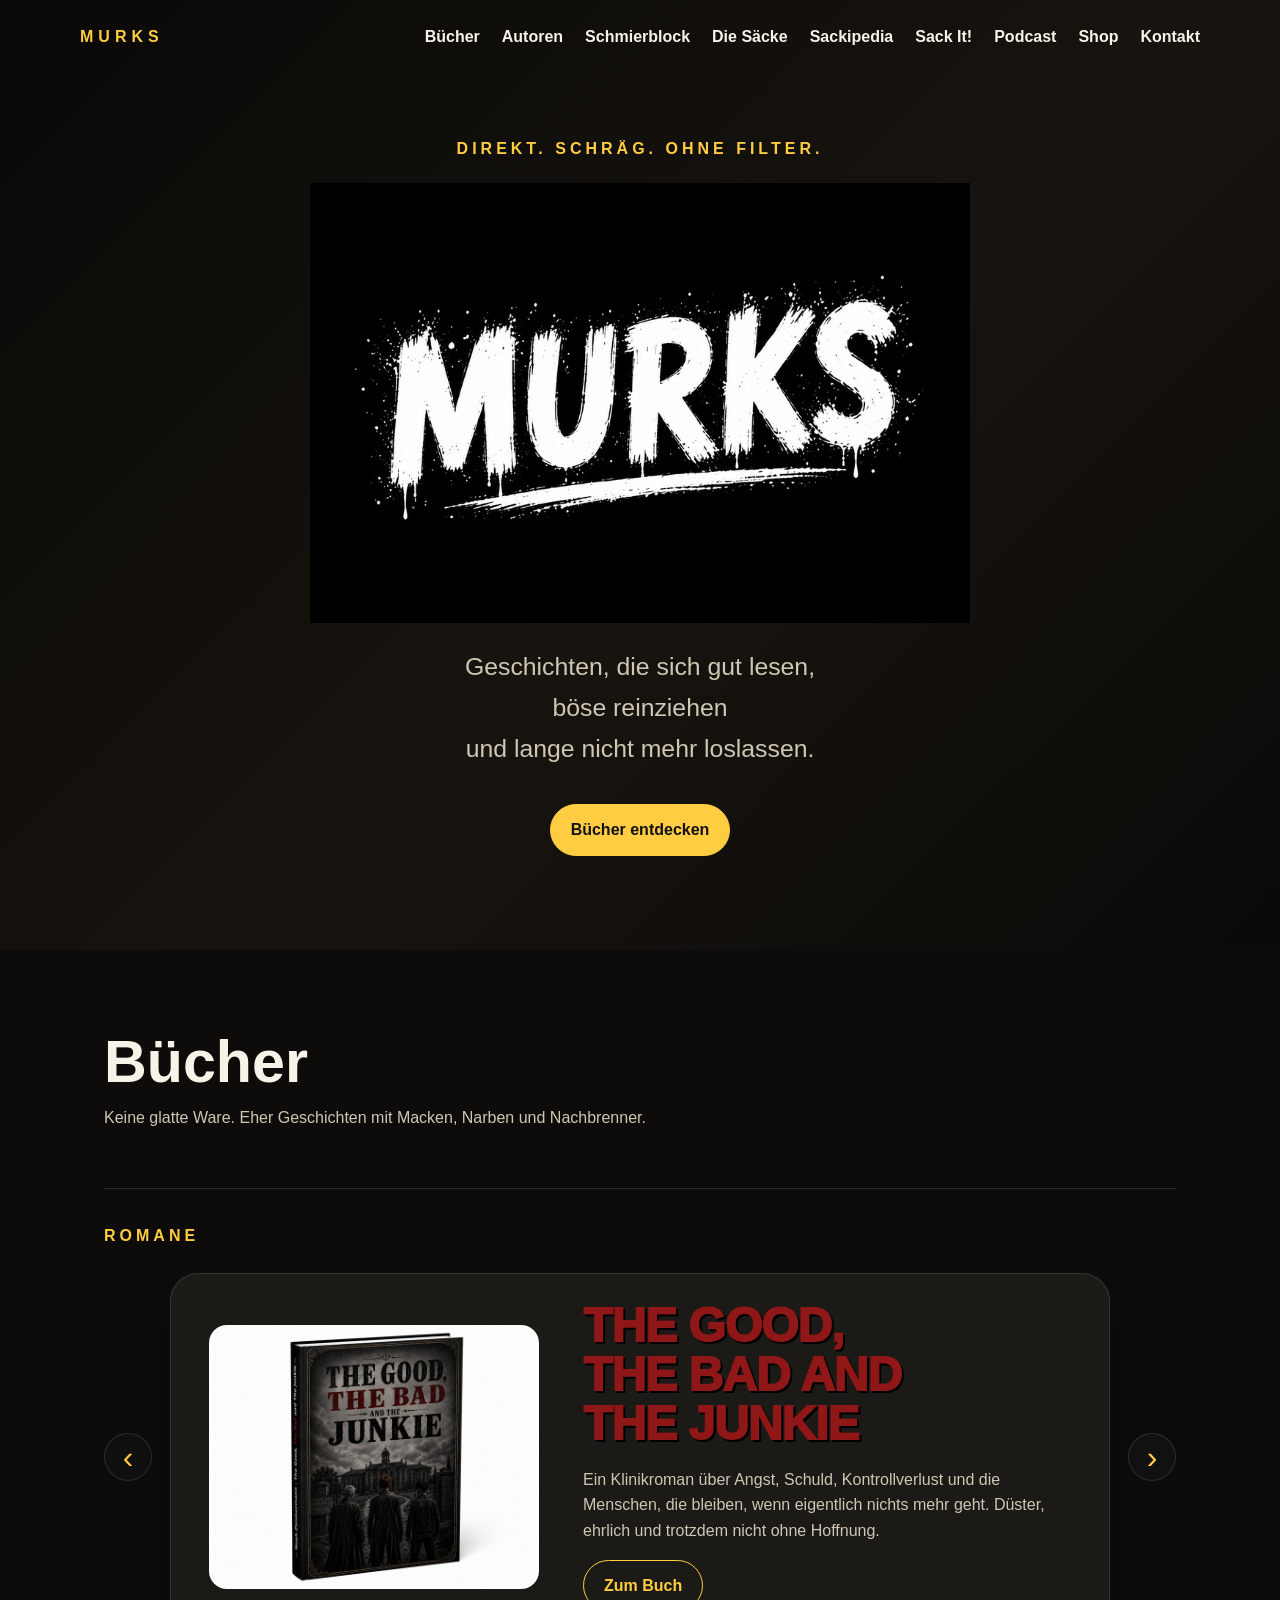
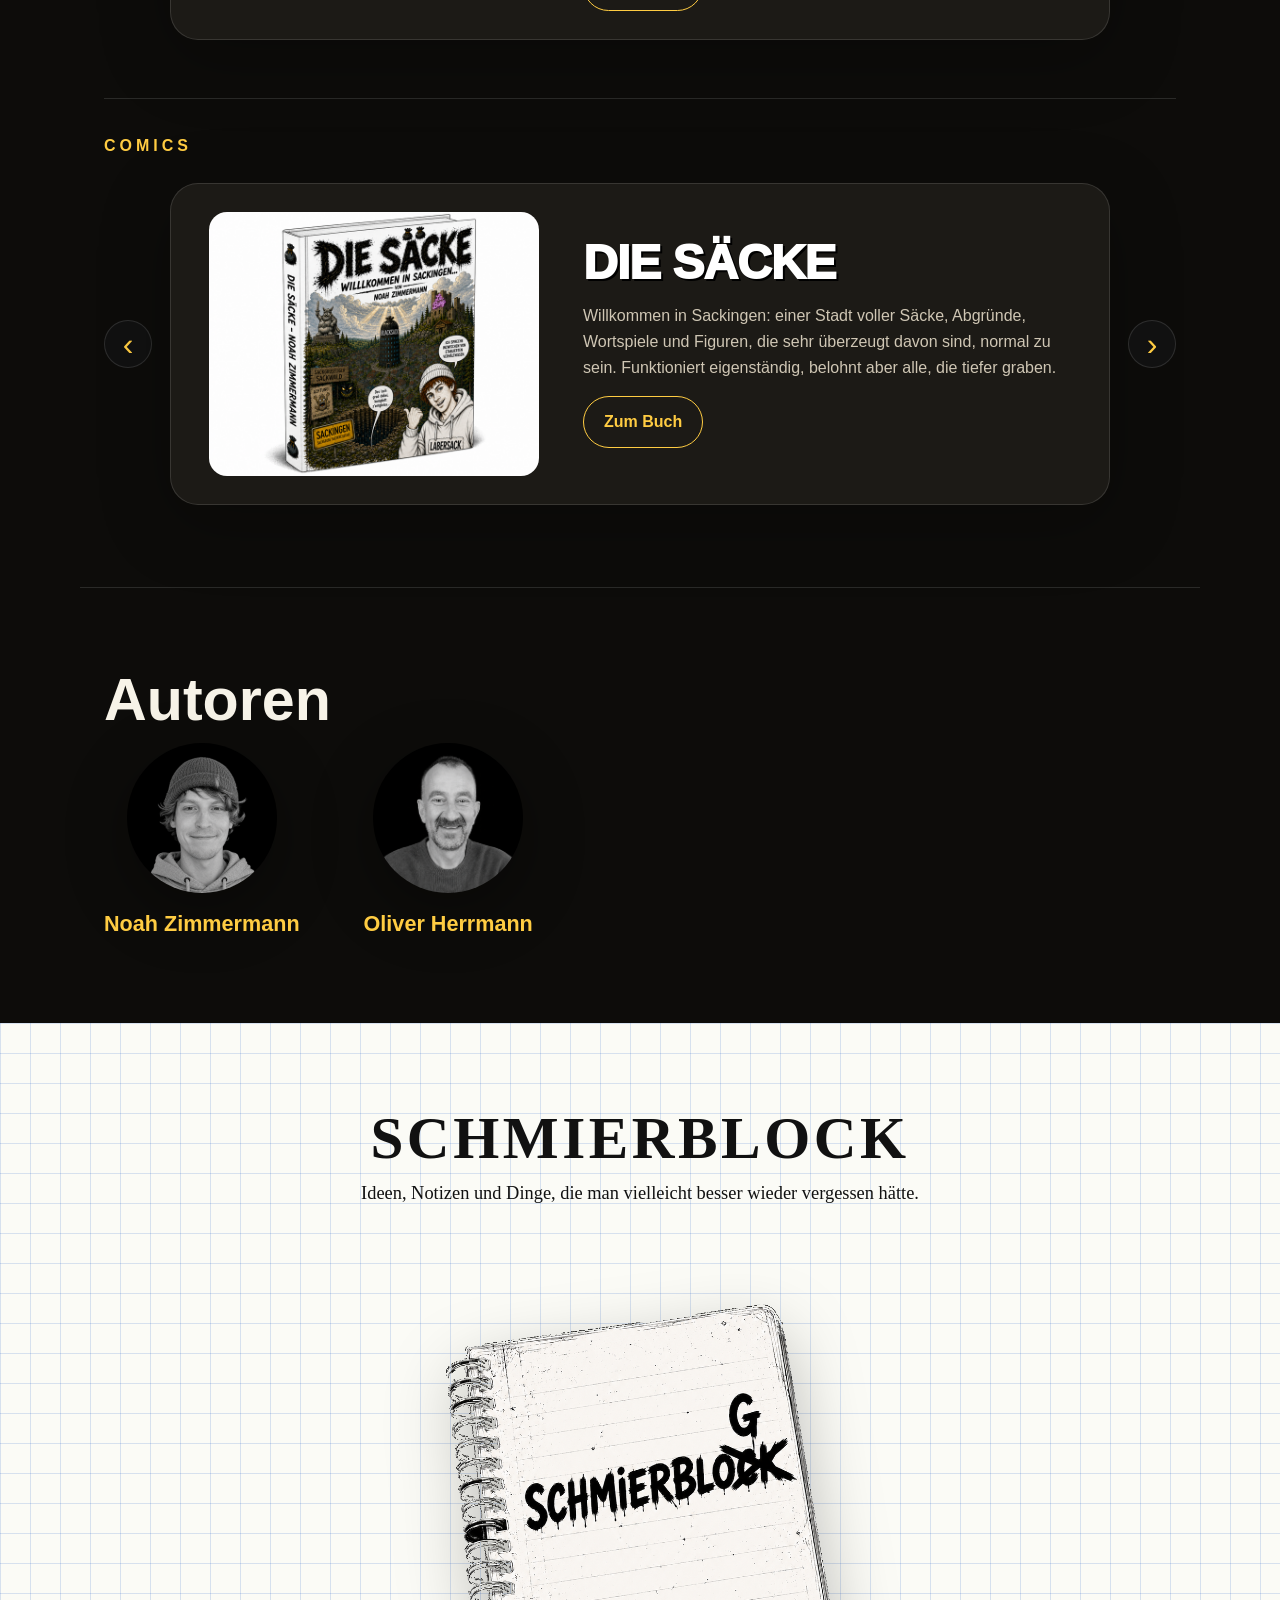
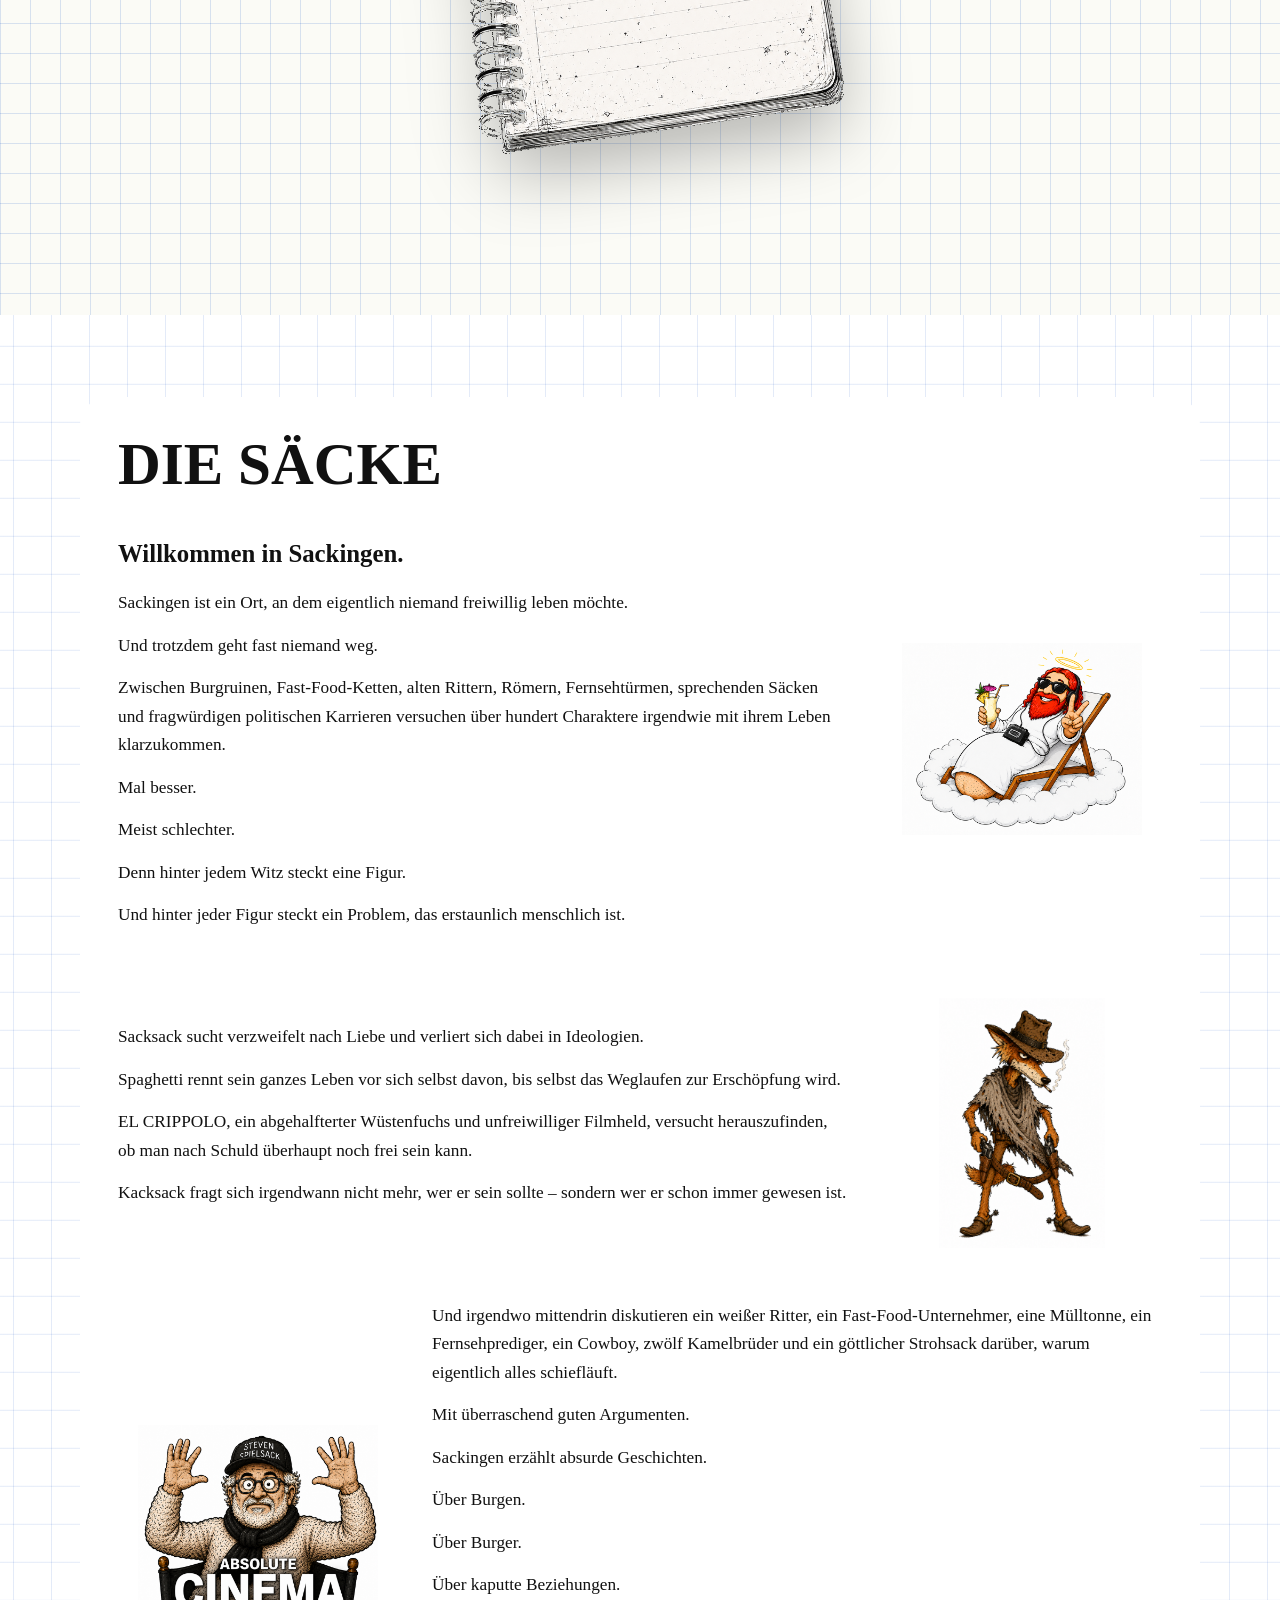
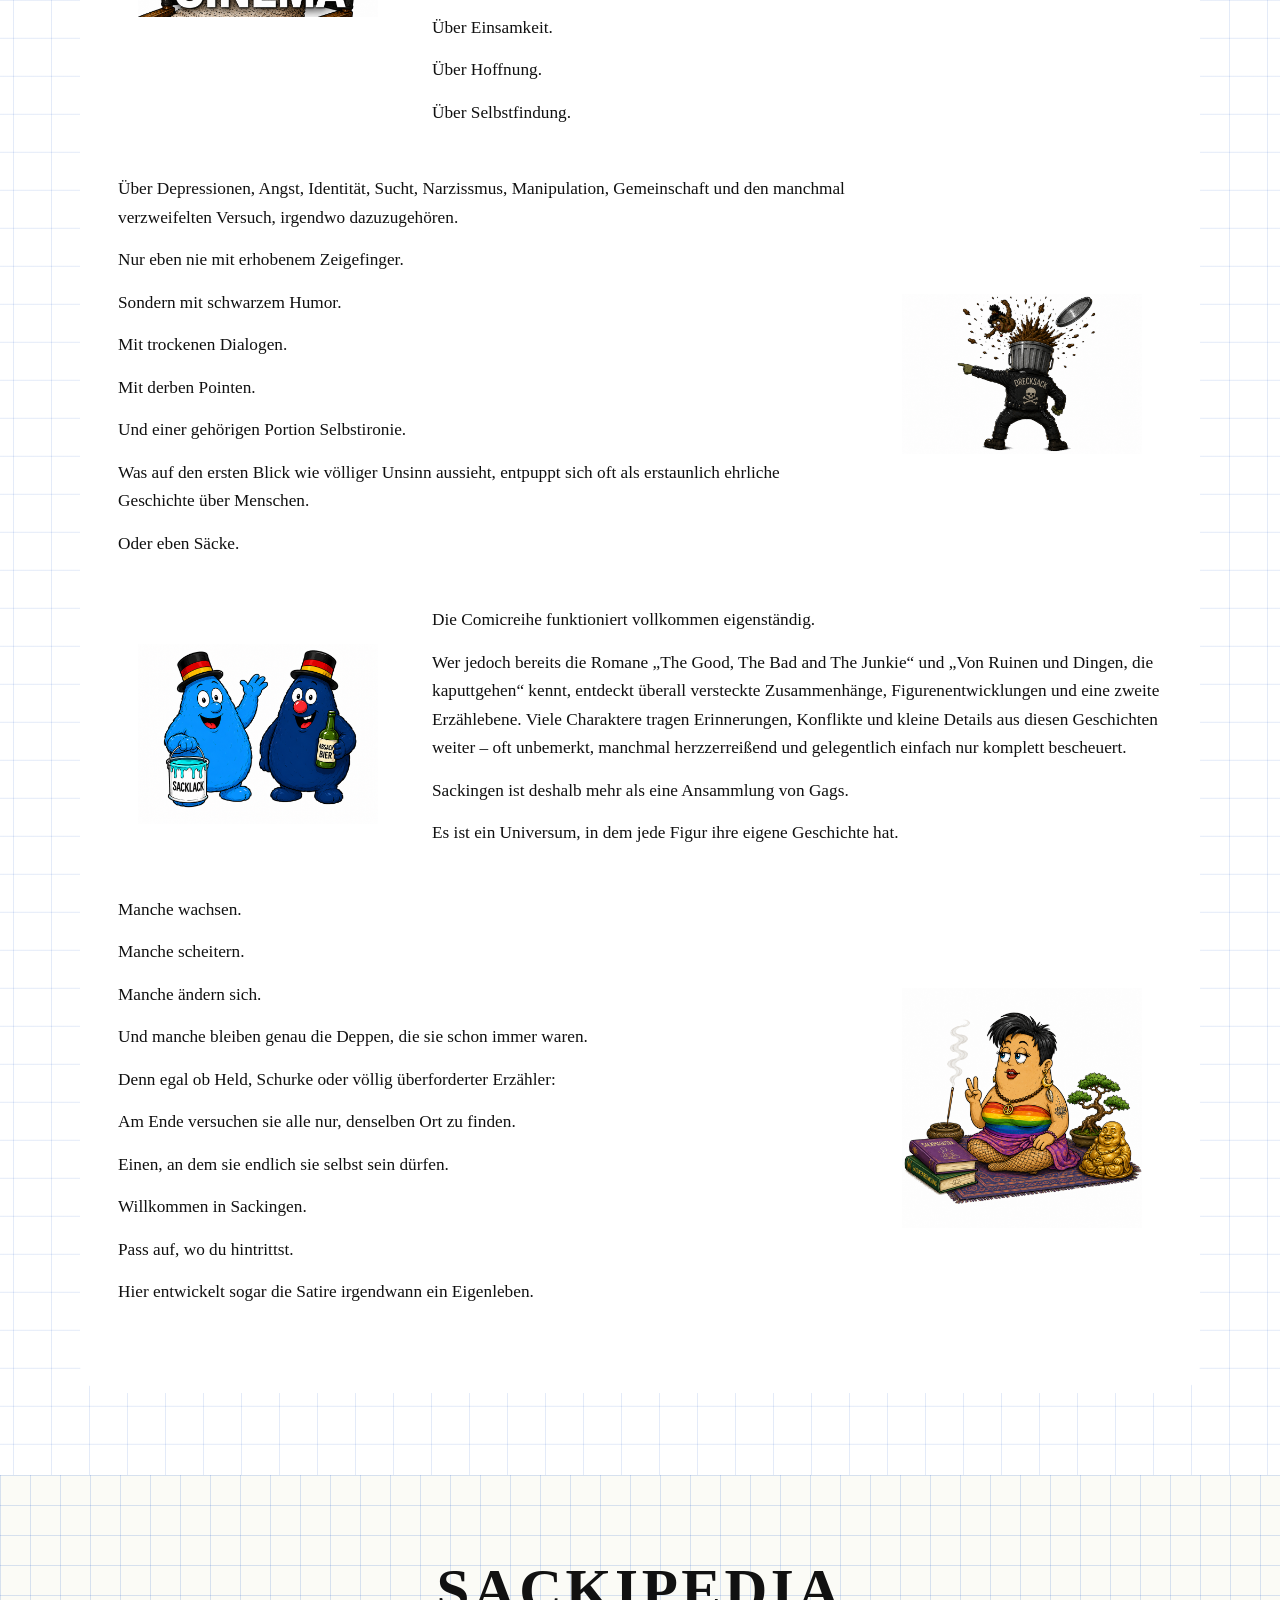
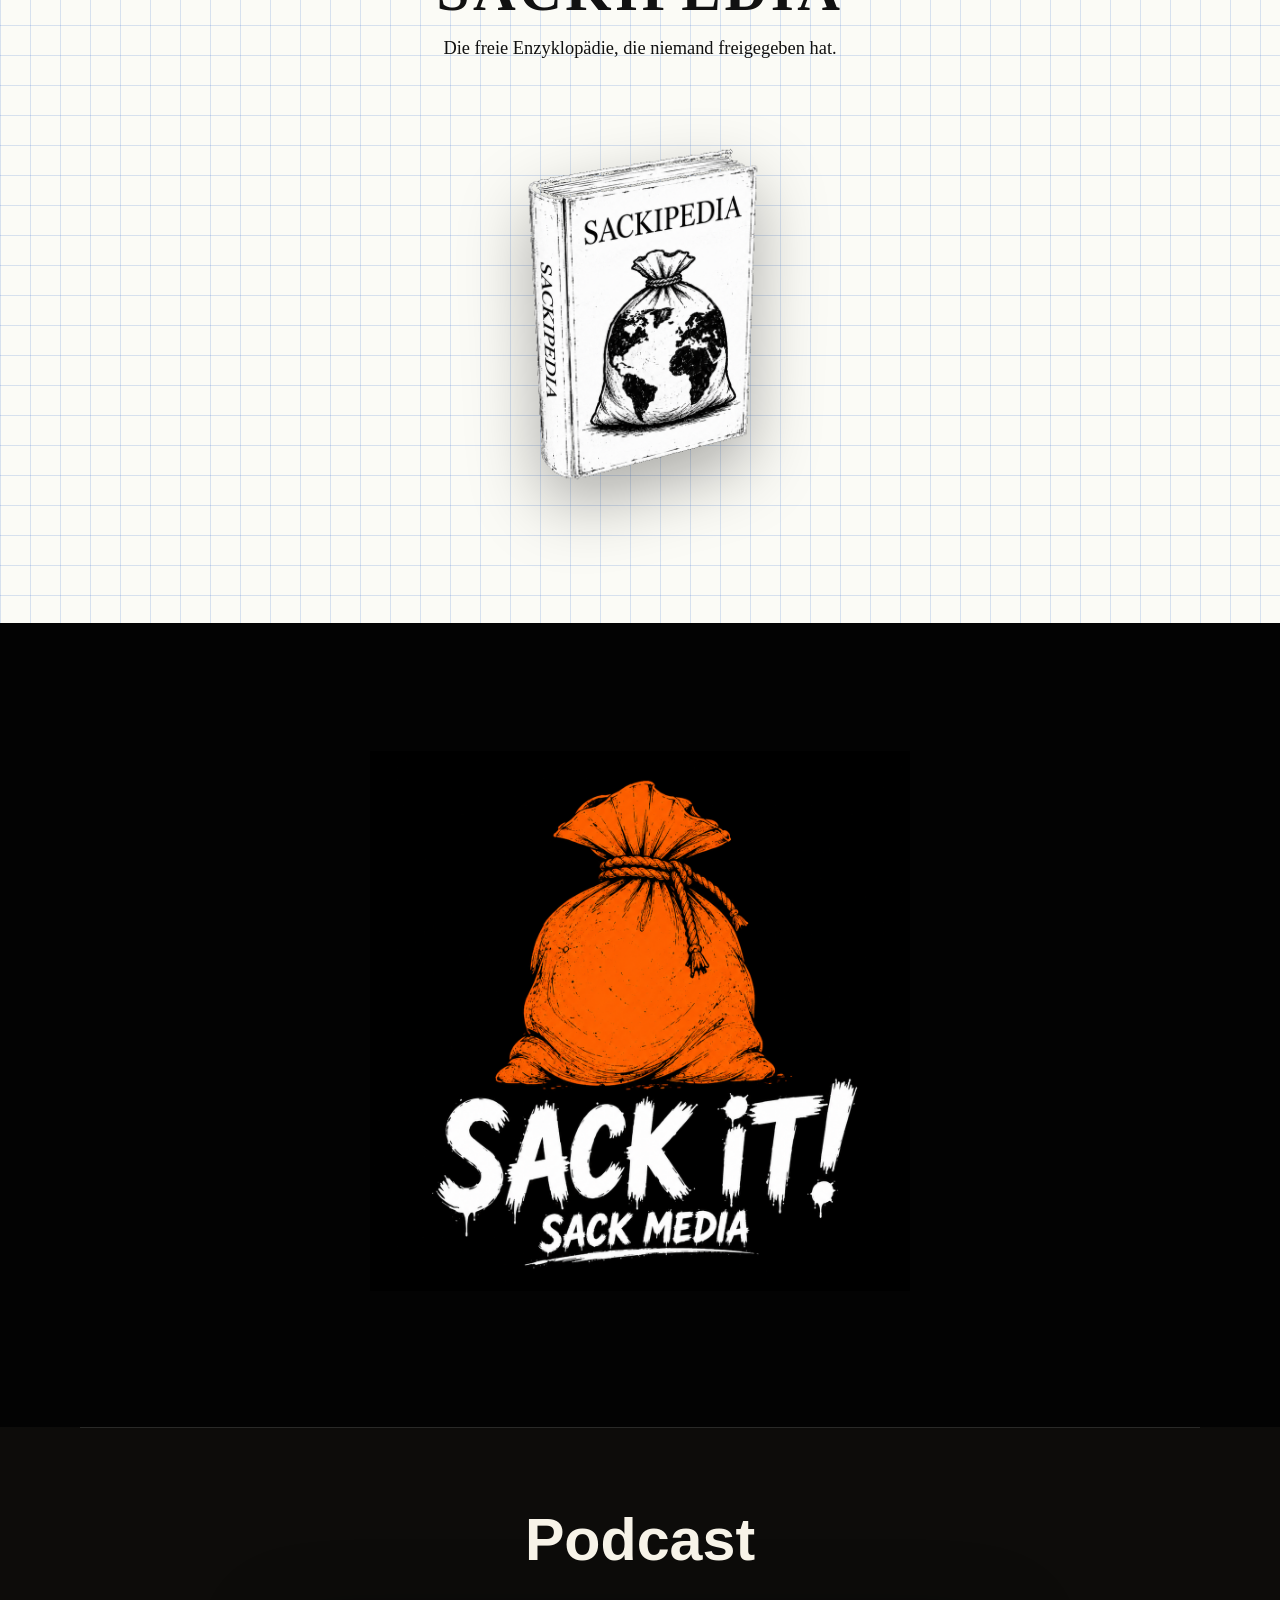
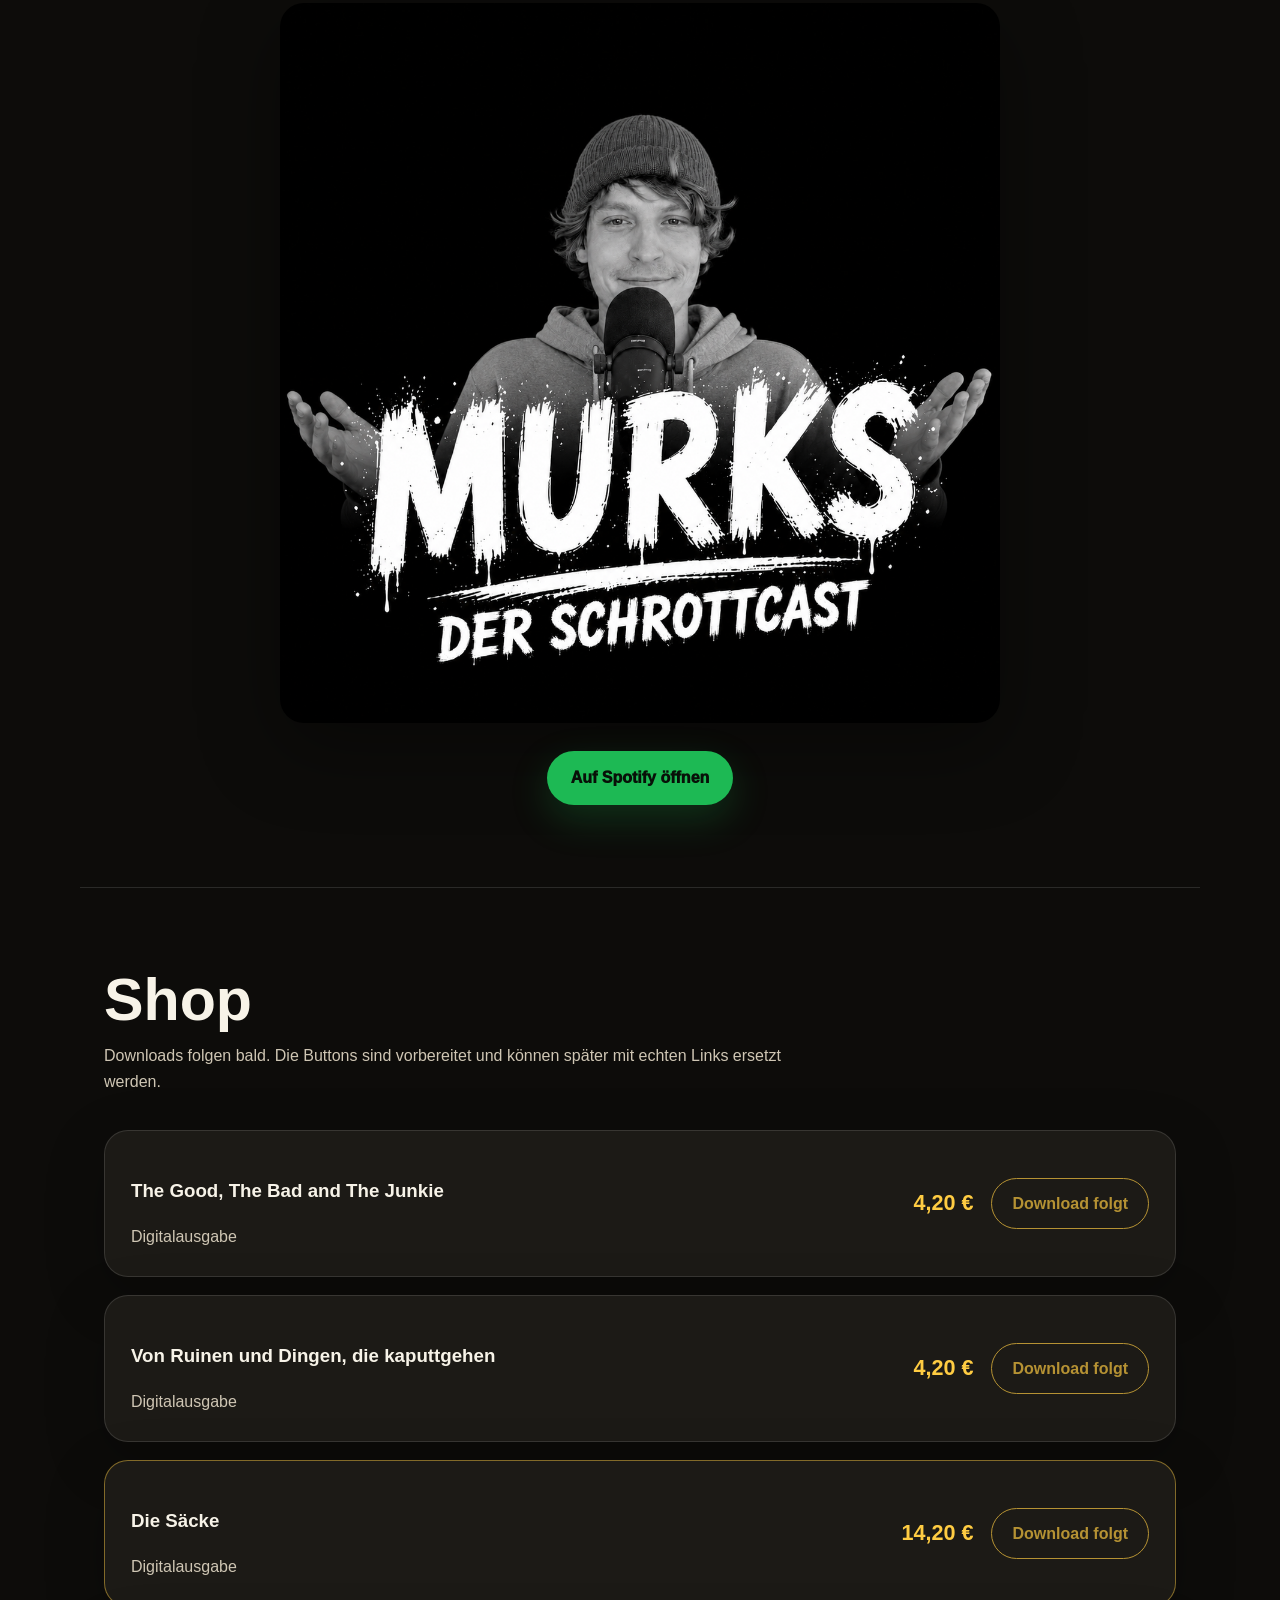
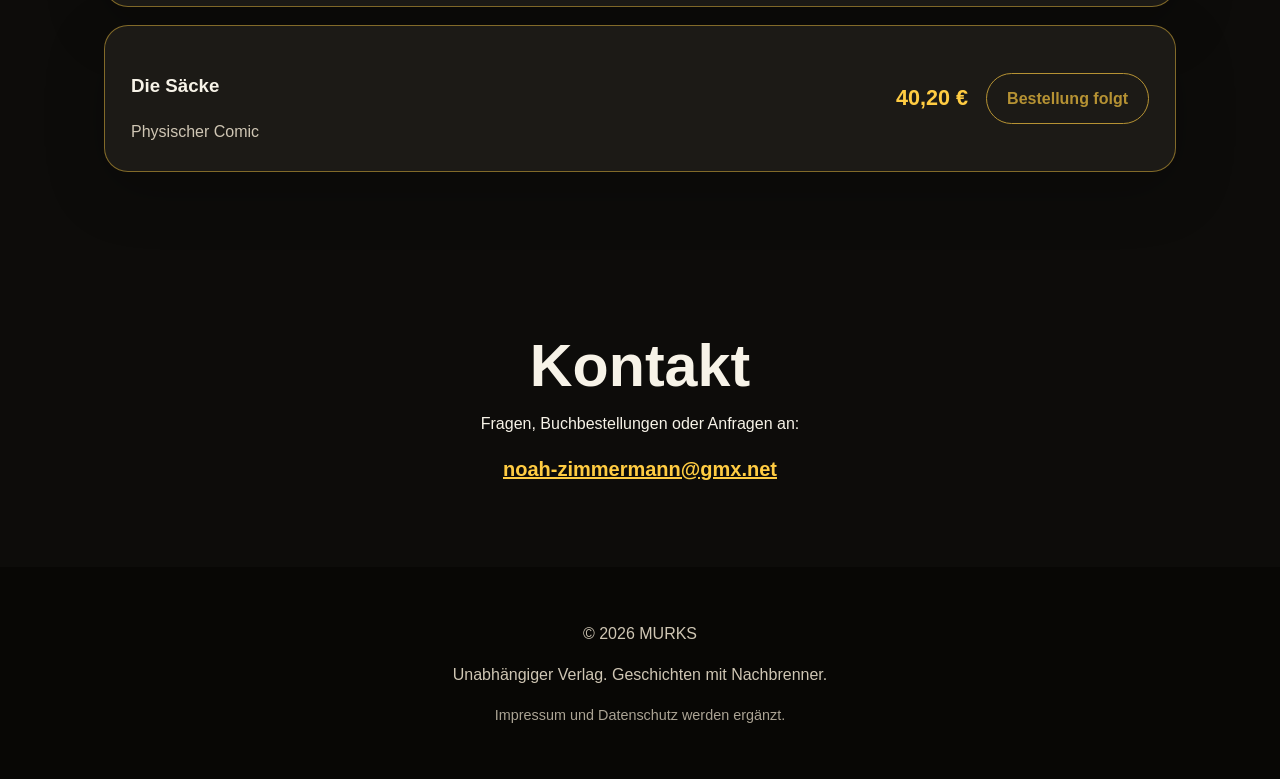
<file: index.html>
<!DOCTYPE html>
<html lang="de">
<head>
  <meta charset="UTF-8" />
  <meta name="viewport" content="width=device-width, initial-scale=1.0" />
  <title>MURKS</title>
  <meta name="description" content="MURKS – Romane und Comics von Noah Zimmermann. Direkt. Schräg. Ohne Filter." />
  <link rel="stylesheet" href="style.css" />
</head>
<body>
  <header class="hero" id="top">
    <nav class="nav">
      <a class="nav-logo" href="#top">MURKS</a>
      <button class="menu-toggle" aria-label="Navigation öffnen">☰</button>
      <div class="nav-links">
        <a href="#buecher">Bücher</a>
        <a href="#autoren">Autoren</a>
        <a href="#blog-gate">Schmierblock</a>
        <a href="#die-saecke">Die Säcke</a>
        <a href="#sackipedia-gate">Sackipedia</a>
        <a href="#sack-it">Sack It!</a>
        <a href="#podcast">Podcast</a>
        <a href="#shop">Shop</a>
        <a href="#kontakt">Kontakt</a>
      </div>
    </nav>

    <section class="hero-content">
      <p class="eyebrow">DIREKT. SCHRÄG. OHNE FILTER.</p>
      <img class="hero-logo" src="assets/murks-logo.png" alt="MURKS Logo" />
      <p class="subtitle three-lines">
        Geschichten, die sich gut lesen,<br>
        böse reinziehen<br>
        und lange nicht mehr loslassen.
      </p>
      <a class="button primary" href="#buecher">Bücher entdecken</a>
    </section>
  </header>

  <main>
    <section id="buecher" class="section books-section">
      <h2>Bücher</h2>
      <p class="section-text">Keine glatte Ware. Eher Geschichten mit Macken, Narben und Nachbrenner.</p>

      <div class="shelf">
        <h3 class="shelf-title">Romane</h3>
        <div class="book-slider" data-slider="romane">
          <button class="arrow" data-direction="-1" aria-label="Vorheriges Buch">‹</button>
          <article class="book-slide">
            <img class="book-sketch" src="assets/books/sketch-good-bad-junkie.png" alt="Skizze The Good, The Bad and The Junkie" />
            <div class="book-copy">
              <h4 class="book-title red multiline">THE GOOD,<br>THE BAD AND<br>THE JUNKIE</h4>
              <p>Ein Klinikroman über Angst, Schuld, Kontrollverlust und die Menschen, die bleiben, wenn eigentlich nichts mehr geht. Düster, ehrlich und trotzdem nicht ohne Hoffnung.</p>
              <a class="button" href="the-good-the-bad-and-the-junkie.html">Zum Buch</a>
            </div>
          </article>
          <button class="arrow" data-direction="1" aria-label="Nächstes Buch">›</button>
        </div>
      </div>

      <div class="shelf">
        <h3 class="shelf-title">Comics</h3>
        <div class="book-slider" data-slider="comics">
          <button class="arrow" data-direction="-1" aria-label="Vorheriger Comic">‹</button>
          <article class="book-slide">
            <img class="book-sketch" src="assets/books/sketch-die-saecke.png" alt="Skizze Die Säcke" />
            <div class="book-copy">
              <h4 class="book-title white">Die Säcke</h4>
              <p>Willkommen in Sackingen: einer Stadt voller Säcke, Abgründe, Wortspiele und Figuren, die sehr überzeugt davon sind, normal zu sein. Funktioniert eigenständig, belohnt aber alle, die tiefer graben.</p>
              <a class="button" href="die-saecke-buch.html">Zum Buch</a>
            </div>
          </article>
          <button class="arrow" data-direction="1" aria-label="Nächster Comic">›</button>
        </div>
      </div>
    </section>

    

<section id="autoren" class="section authors">
      <h2>Autoren</h2>
      <div class="author-list">
        <a class="author-preview" href="noah-zimmermann.html">
          <img src="assets/noah-author.png" alt="Noah Zimmermann" />
          <h3>Noah Zimmermann</h3>
        </a>
        <a class="author-preview" href="oliver-herrmann.html">
          <img src="assets/OLIVER.png" alt="Oliver Herrmann" />
          <h3>Oliver Herrmann</h3>
        </a>
      </div>
    </section>
<section id="blog-gate" class="blog-gate">
      <div class="blog-gate-inner">
        <h2>Schmierblock</h2>
        <p>Ideen, Notizen und Dinge, die man vielleicht besser wieder vergessen hätte.</p>
        <a class="schmierblock-link" href="blog.html" aria-label="Schmierblock öffnen">
          <span class="block-open-shadow"></span>
          <img src="assets/schmierblock.png" alt="Schmierblock" />
        </a>
      </div>
    </section>
<section id="die-saecke" class="saecke-white-section">
      <div class="saecke-wrap">
        <h2>Die Säcke</h2>

        <div class="saecke-row first-row">
          <div class="saecke-text">
            <p class="lead">Willkommen in Sackingen.</p>
            <p>Sackingen ist ein Ort, an dem eigentlich niemand freiwillig leben möchte.</p>
            <p>Und trotzdem geht fast niemand weg.</p>
            <p>Zwischen Burgruinen, Fast-Food-Ketten, alten Rittern, Römern, Fernsehtürmen, sprechenden Säcken und fragwürdigen politischen Karrieren versuchen über hundert Charaktere irgendwie mit ihrem Leben klarzukommen.</p>
            <p>Mal besser.</p>
            <p>Meist schlechter.</p>
            <p>Denn hinter jedem Witz steckt eine Figur.</p>
            <p>Und hinter jeder Figur steckt ein Problem, das erstaunlich menschlich ist.</p>
          </div>
          <div class="character-paper"><img class="saecke-character side" src="assets/characters/herrgottsack.png" alt="Herrgottsack" /></div>
        </div>

        <div class="saecke-row">
          <div class="saecke-text">
            <p>Sacksack sucht verzweifelt nach Liebe und verliert sich dabei in Ideologien.</p>
            <p>Spaghetti rennt sein ganzes Leben vor sich selbst davon, bis selbst das Weglaufen zur Erschöpfung wird.</p>
            <p>EL CRIPPOLO, ein abgehalfterter Wüstenfuchs und unfreiwilliger Filmheld, versucht herauszufinden, ob man nach Schuld überhaupt noch frei sein kann.</p>
            <p>Kacksack fragt sich irgendwann nicht mehr, wer er sein sollte – sondern wer er schon immer gewesen ist.</p>
          </div>
          <div class="character-paper"><img class="saecke-character side" src="assets/characters/el-crippolo.png" alt="El Crippolo" /></div>
        </div>

        <div class="saecke-row reverse">
          <div class="saecke-text">
            <p>Und irgendwo mittendrin diskutieren ein weißer Ritter, ein Fast-Food-Unternehmer, eine Mülltonne, ein Fernsehprediger, ein Cowboy, zwölf Kamelbrüder und ein göttlicher Strohsack darüber, warum eigentlich alles schiefläuft.</p>
            <p>Mit überraschend guten Argumenten.</p>
            <p>Sackingen erzählt absurde Geschichten.</p>
            <p>Über Burgen.</p>
            <p>Über Burger.</p>
            <p>Über kaputte Beziehungen.</p>
            <p>Über Einsamkeit.</p>
            <p>Über Hoffnung.</p>
            <p>Über Selbstfindung.</p>
          </div>
          <div class="character-paper"><img class="saecke-character side" src="assets/characters/steven-spielsack.png" alt="Steven Spielsack" /></div>
        </div>

        <div class="saecke-row">
          <div class="saecke-text">
            <p>Über Depressionen, Angst, Identität, Sucht, Narzissmus, Manipulation, Gemeinschaft und den manchmal verzweifelten Versuch, irgendwo dazuzugehören.</p>
            <p>Nur eben nie mit erhobenem Zeigefinger.</p>
            <p>Sondern mit schwarzem Humor.</p>
            <p>Mit trockenen Dialogen.</p>
            <p>Mit derben Pointen.</p>
            <p>Und einer gehörigen Portion Selbstironie.</p>
            <p>Was auf den ersten Blick wie völliger Unsinn aussieht, entpuppt sich oft als erstaunlich ehrliche Geschichte über Menschen.</p>
            <p>Oder eben Säcke.</p>
          </div>
          <div class="character-paper"><img class="saecke-character side" src="assets/characters/drecksack.png" alt="Drecksack" /></div>
        </div>

        <div class="saecke-row reverse">
          <div class="saecke-text">
            <p>Die Comicreihe funktioniert vollkommen eigenständig.</p>
            <p>Wer jedoch bereits die Romane „The Good, The Bad and The Junkie“ und „Von Ruinen und Dingen, die kaputtgehen“ kennt, entdeckt überall versteckte Zusammenhänge, Figurenentwicklungen und eine zweite Erzählebene. Viele Charaktere tragen Erinnerungen, Konflikte und kleine Details aus diesen Geschichten weiter – oft unbemerkt, manchmal herzzerreißend und gelegentlich einfach nur komplett bescheuert.</p>
            <p>Sackingen ist deshalb mehr als eine Ansammlung von Gags.</p>
            <p>Es ist ein Universum, in dem jede Figur ihre eigene Geschichte hat.</p>
          </div>
          <div class="character-paper"><img class="saecke-character side" src="assets/characters/lacksack-absack.png" alt="Lacksack und Absack" /></div>
        </div>

        <div class="saecke-row">
          <div class="saecke-text">
            <p>Manche wachsen.</p>
            <p>Manche scheitern.</p>
            <p>Manche ändern sich.</p>
            <p>Und manche bleiben genau die Deppen, die sie schon immer waren.</p>
            <p>Denn egal ob Held, Schurke oder völlig überforderter Erzähler:</p>
            <p>Am Ende versuchen sie alle nur, denselben Ort zu finden.</p>
            <p>Einen, an dem sie endlich sie selbst sein dürfen.</p>
            <p>Willkommen in Sackingen.</p>
            <p>Pass auf, wo du hintrittst.</p>
            <p>Hier entwickelt sogar die Satire irgendwann ein Eigenleben.</p>
          </div>
          <div class="character-paper"><img class="saecke-character side" src="assets/characters/facksack.png" alt="Facksack" /></div>
        </div>
      </div>
    </section>

    <section id="sackipedia-gate" class="sackipedia-gate">
      <div class="sackipedia-gate-inner">
        <h2>Sackipedia</h2>
        <p>Die freie Enzyklopädie, die niemand freigegeben hat.</p>
        <a class="sackipedia-book-link" href="sackipedia.html" aria-label="Sackipedia öffnen">
          <span class="book-open-shadow"></span>
          <img src="assets/sackipedia-book.png" alt="Sackipedia Buch" />
        </a>
      </div>
    </section>


    <section id="sack-it" class="sackit-gate">
      <div class="sackit-gate-inner">
        <a href="sack-it.html" class="sackit-logo-link" aria-label="SACK IT öffnen">
          <img src="assets/sack-it-logo.png" alt="SACK IT! Sack Media" />
        </a>
      </div>
    </section>
<section id="podcast" class="section podcast-section">
      <h2>Podcast</h2>
      <img class="podcast-cover" src="assets/murks-schrottcast.png" alt="MURKS Der Schrottcast" />
      <a class="spotify-button" href="https://open.spotify.com/" target="_blank" rel="noopener">Auf Spotify öffnen</a>
    </section>
<section id="shop" class="section shop">
      <h2>Shop</h2>
      <p class="section-text">Downloads folgen bald. Die Buttons sind vorbereitet und können später mit echten Links ersetzt werden.</p>
      <div class="products">
        <article class="product"><div><h3>The Good, The Bad and The Junkie</h3><p>Digitalausgabe</p></div><strong class="price">4,20 €</strong><a class="button disabled" href="#" aria-disabled="true">Download folgt</a></article>
        <article class="product"><div><h3>Von Ruinen und Dingen, die kaputtgehen</h3><p>Digitalausgabe</p></div><strong class="price">4,20 €</strong><a class="button disabled" href="#" aria-disabled="true">Download folgt</a></article>
        <article class="product highlight"><div><h3>Die Säcke</h3><p>Digitalausgabe</p></div><strong class="price">14,20 €</strong><a class="button disabled" href="#" aria-disabled="true">Download folgt</a></article>
        <article class="product highlight"><div><h3>Die Säcke</h3><p>Physischer Comic</p></div><strong class="price">40,20 €</strong><a class="button disabled" href="#" aria-disabled="true">Bestellung folgt</a></article>
      </div>
    </section>


    <section id="kontakt" class="section contact">
      <h2>Kontakt</h2>
      <p>Fragen, Buchbestellungen oder Anfragen an:</p>
      <a class="mail" href="mailto:noah-zimmermann@gmx.net">noah-zimmermann@gmx.net</a>
    </section>
  </main>

  <footer class="footer">
    <p>© 2026 MURKS</p>
    <p>Unabhängiger Verlag. Geschichten mit Nachbrenner.</p>
    <p class="small">Impressum und Datenschutz werden ergänzt.</p>
  </footer>

  <script src="script.js"></script>
</body>
</html>
</file>
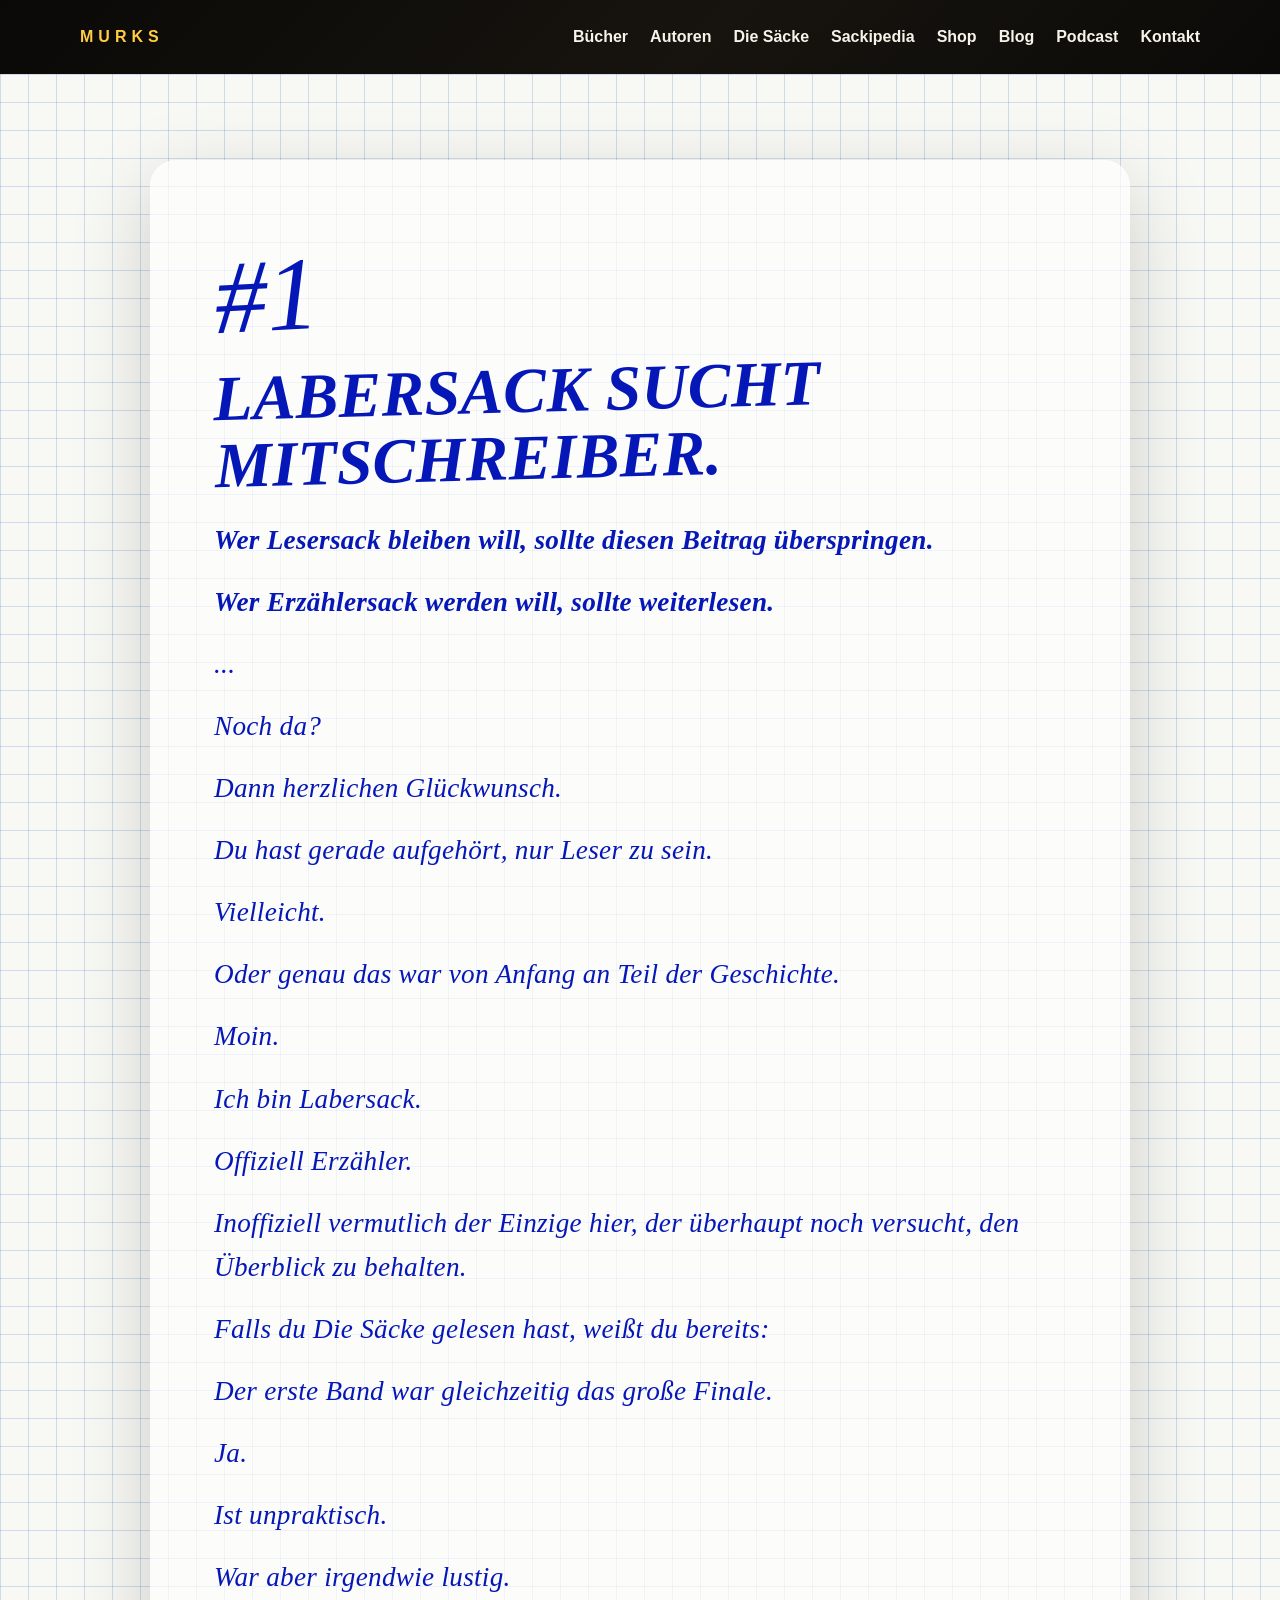
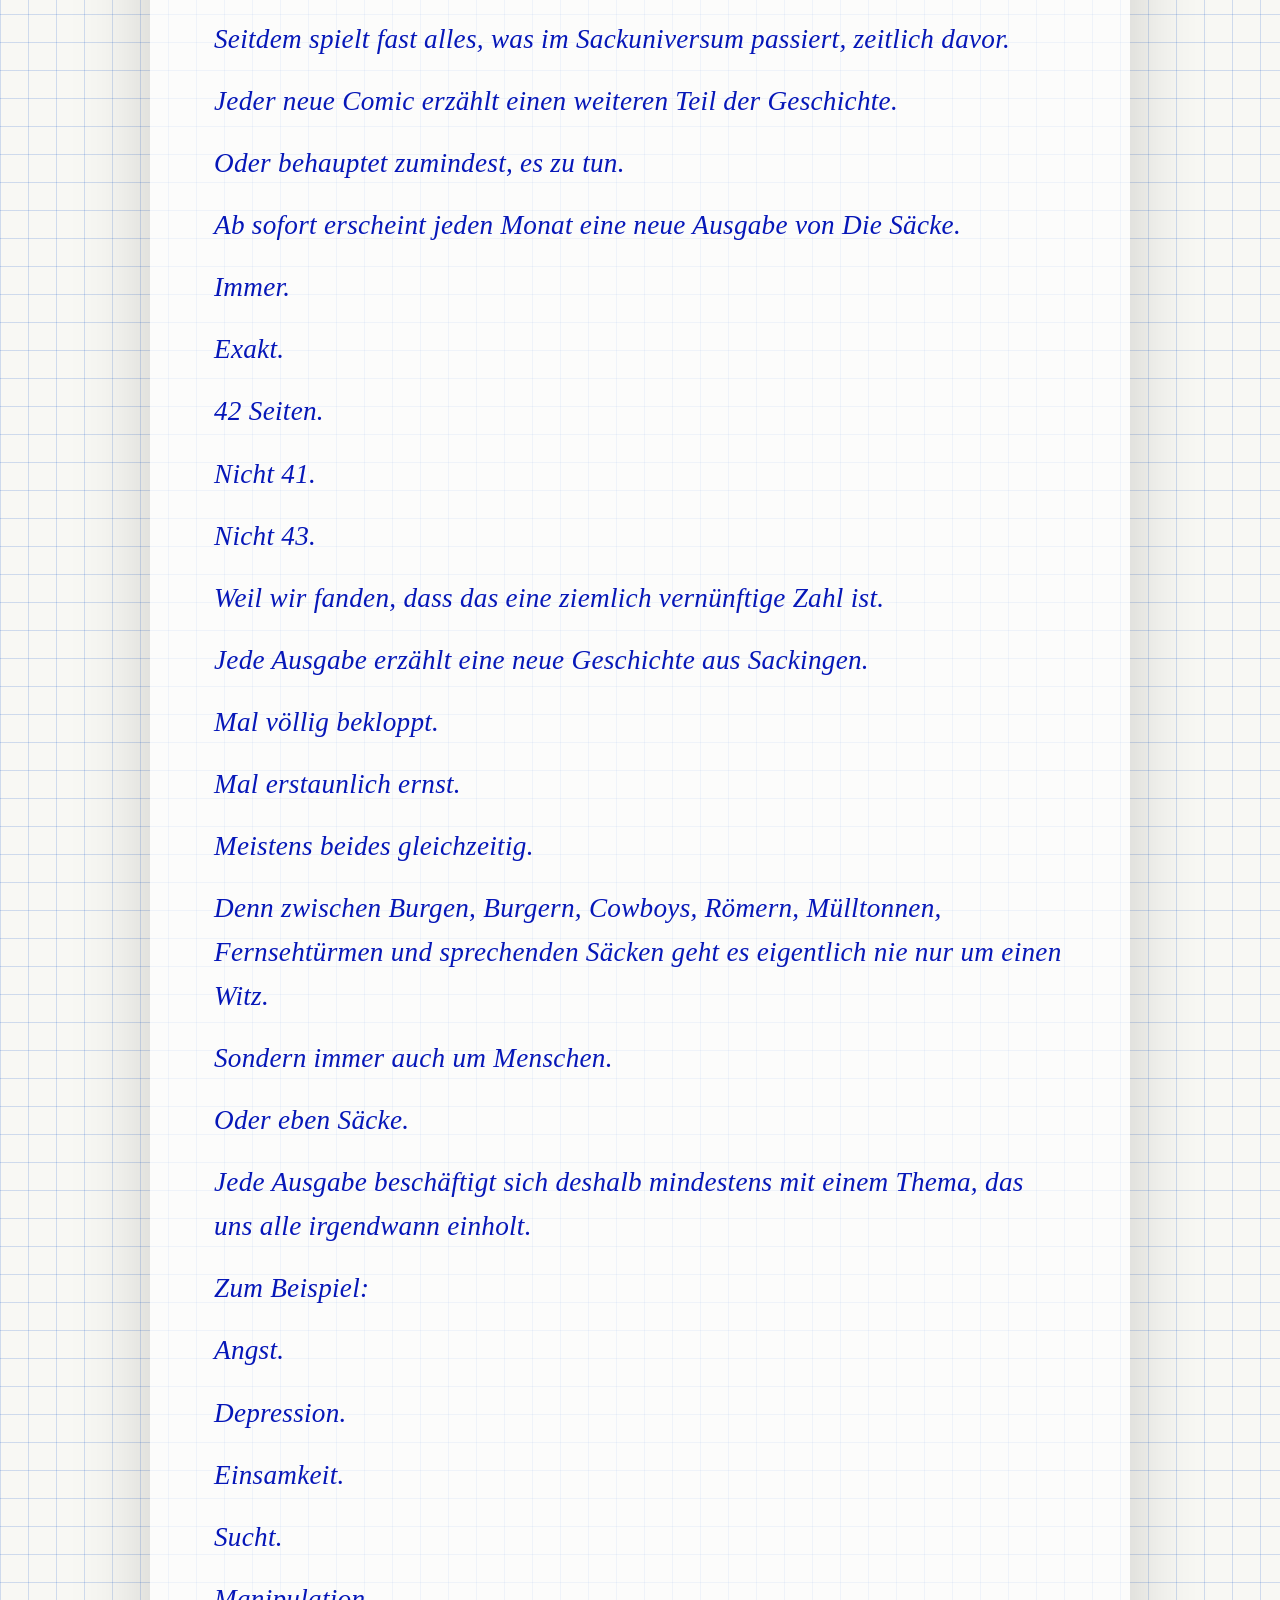
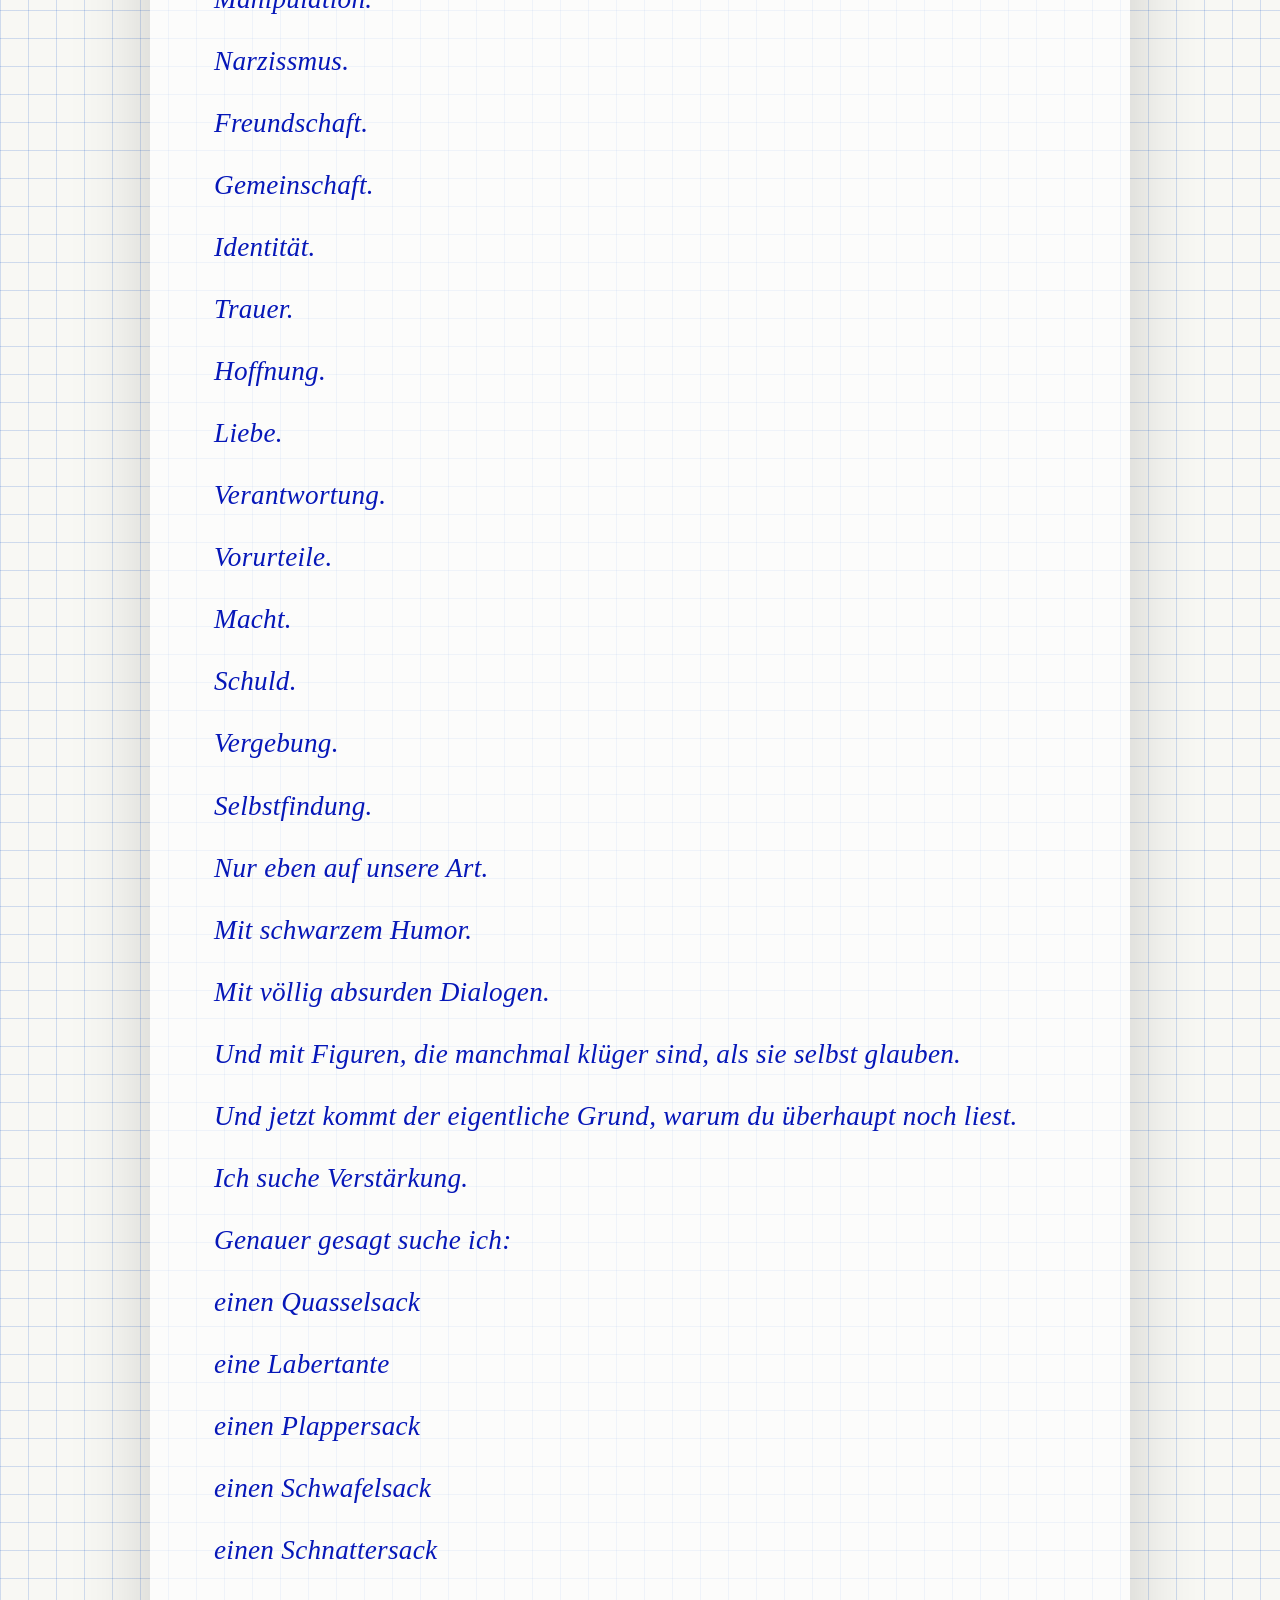
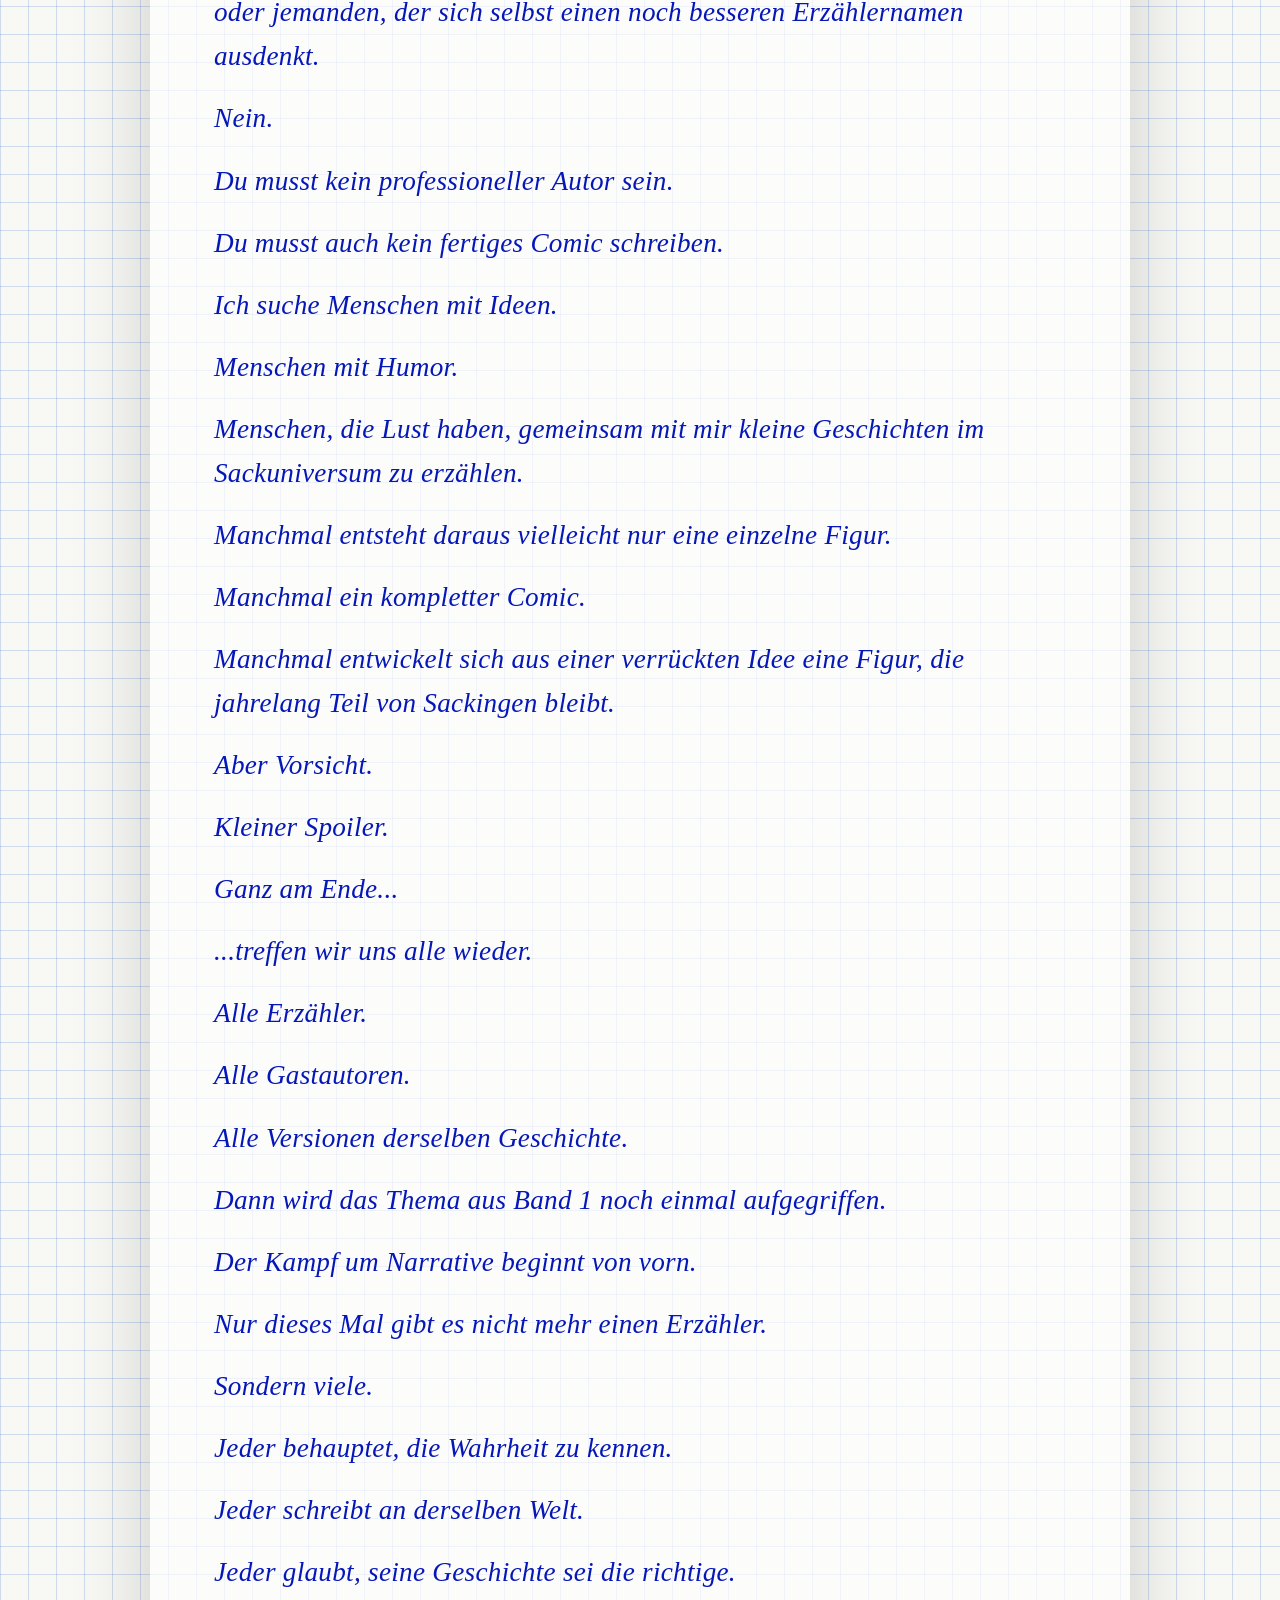
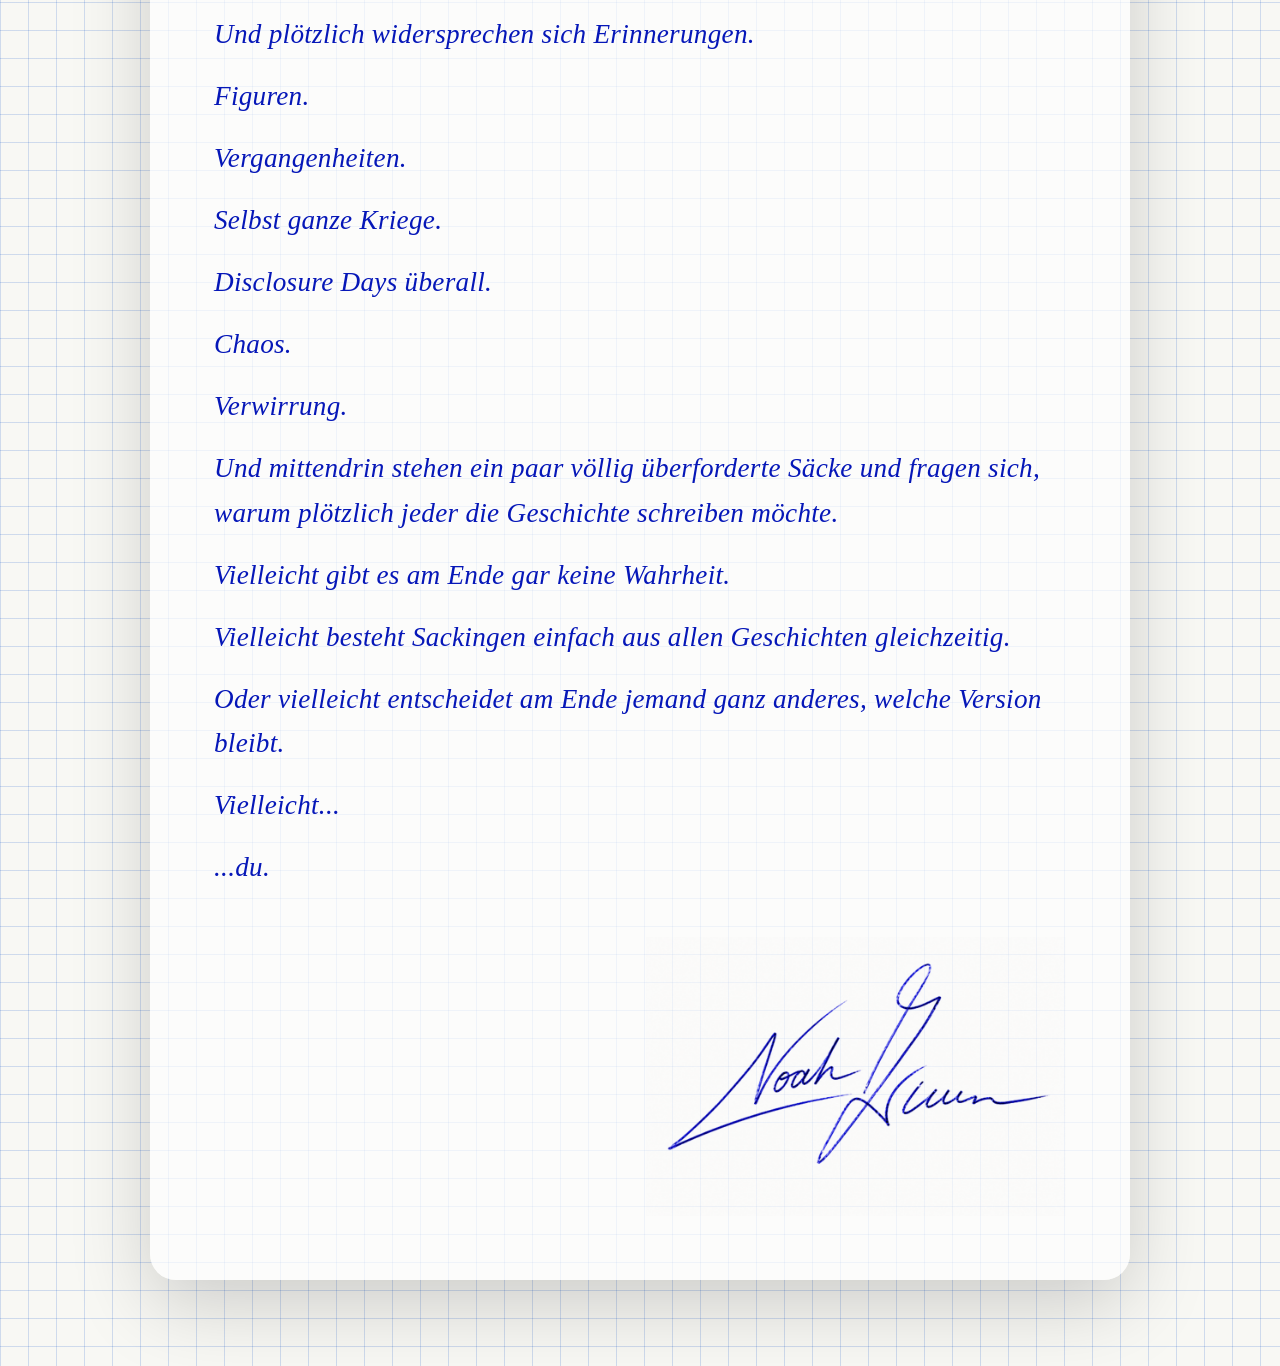
<file: blog.html>
<!DOCTYPE html>
<html lang="de">
<head>
  <meta charset="UTF-8" />
  <meta name="viewport" content="width=device-width, initial-scale=1.0" />
  <title>Schmierblock · MURKS</title>
  <meta name="description" content="Schmierblock – Ideen, Notizen und Murks." />
  <link rel="stylesheet" href="style.css" />
</head>
<body>
  <header class="page-header">
    <nav class="nav">
      <a class="nav-logo" href="index.html">MURKS</a>
      <div class="nav-links open">
        <a href="index.html#buecher">Bücher</a>
        <a href="index.html#autoren">Autoren</a>
        <a href="index.html#die-saecke">Die Säcke</a>
        <a href="index.html#sackipedia-gate">Sackipedia</a>
        <a href="index.html#shop">Shop</a>
        <a href="index.html#blog-gate">Blog</a>
        <a href="index.html#podcast">Podcast</a>
        <a href="index.html#kontakt">Kontakt</a>
      </div>
    </nav>
  </header>

  <main>



    <section id="blog" class="blog-section">
      <div class="blog-paper">
        <p class="blog-number">#1</p>
        <article class="blog-entry">
            <p>LABERSACK SUCHT MITSCHREIBER.</p>
            <p>Wer Lesersack bleiben will, sollte diesen Beitrag überspringen.</p>
            <p>Wer Erzählersack werden will, sollte weiterlesen.</p>
            <p>...</p>
            <p>Noch da?</p>
            <p>Dann herzlichen Glückwunsch.</p>
            <p>Du hast gerade aufgehört, nur Leser zu sein.</p>
            <p>Vielleicht.</p>
            <p>Oder genau das war von Anfang an Teil der Geschichte.</p>
            <p>Moin.</p>
            <p>Ich bin Labersack.</p>
            <p>Offiziell Erzähler.</p>
            <p>Inoffiziell vermutlich der Einzige hier, der überhaupt noch versucht, den Überblick zu behalten.</p>
            <p>Falls du Die Säcke gelesen hast, weißt du bereits:</p>
            <p>Der erste Band war gleichzeitig das große Finale.</p>
            <p>Ja.</p>
            <p>Ist unpraktisch.</p>
            <p>War aber irgendwie lustig.</p>
            <p>Seitdem spielt fast alles, was im Sackuniversum passiert, zeitlich davor.</p>
            <p>Jeder neue Comic erzählt einen weiteren Teil der Geschichte.</p>
            <p>Oder behauptet zumindest, es zu tun.</p>
            <p>Ab sofort erscheint jeden Monat eine neue Ausgabe von Die Säcke.</p>
            <p>Immer.</p>
            <p>Exakt.</p>
            <p>42 Seiten.</p>
            <p>Nicht 41.</p>
            <p>Nicht 43.</p>
            <p>Weil wir fanden, dass das eine ziemlich vernünftige Zahl ist.</p>
            <p>Jede Ausgabe erzählt eine neue Geschichte aus Sackingen.</p>
            <p>Mal völlig bekloppt.</p>
            <p>Mal erstaunlich ernst.</p>
            <p>Meistens beides gleichzeitig.</p>
            <p>Denn zwischen Burgen, Burgern, Cowboys, Römern, Mülltonnen, Fernsehtürmen und sprechenden Säcken geht es eigentlich nie nur um einen Witz.</p>
            <p>Sondern immer auch um Menschen.</p>
            <p>Oder eben Säcke.</p>
            <p>Jede Ausgabe beschäftigt sich deshalb mindestens mit einem Thema, das uns alle irgendwann einholt.</p>
            <p>Zum Beispiel:</p>
            <p>Angst.</p>
            <p>Depression.</p>
            <p>Einsamkeit.</p>
            <p>Sucht.</p>
            <p>Manipulation.</p>
            <p>Narzissmus.</p>
            <p>Freundschaft.</p>
            <p>Gemeinschaft.</p>
            <p>Identität.</p>
            <p>Trauer.</p>
            <p>Hoffnung.</p>
            <p>Liebe.</p>
            <p>Verantwortung.</p>
            <p>Vorurteile.</p>
            <p>Macht.</p>
            <p>Schuld.</p>
            <p>Vergebung.</p>
            <p>Selbstfindung.</p>
            <p>Nur eben auf unsere Art.</p>
            <p>Mit schwarzem Humor.</p>
            <p>Mit völlig absurden Dialogen.</p>
            <p>Und mit Figuren, die manchmal klüger sind, als sie selbst glauben.</p>
            <p>Und jetzt kommt der eigentliche Grund, warum du überhaupt noch liest.</p>
            <p>Ich suche Verstärkung.</p>
            <p>Genauer gesagt suche ich:</p>
            <p>einen Quasselsack</p>
            <p>eine Labertante</p>
            <p>einen Plappersack</p>
            <p>einen Schwafelsack</p>
            <p>einen Schnattersack</p>
            <p>oder jemanden, der sich selbst einen noch besseren Erzählernamen ausdenkt.</p>
            <p>Nein.</p>
            <p>Du musst kein professioneller Autor sein.</p>
            <p>Du musst auch kein fertiges Comic schreiben.</p>
            <p>Ich suche Menschen mit Ideen.</p>
            <p>Menschen mit Humor.</p>
            <p>Menschen, die Lust haben, gemeinsam mit mir kleine Geschichten im Sackuniversum zu erzählen.</p>
            <p>Manchmal entsteht daraus vielleicht nur eine einzelne Figur.</p>
            <p>Manchmal ein kompletter Comic.</p>
            <p>Manchmal entwickelt sich aus einer verrückten Idee eine Figur, die jahrelang Teil von Sackingen bleibt.</p>
            <p>Aber Vorsicht.</p>
            <p>Kleiner Spoiler.</p>
            <p>Ganz am Ende...</p>
            <p>...treffen wir uns alle wieder.</p>
            <p>Alle Erzähler.</p>
            <p>Alle Gastautoren.</p>
            <p>Alle Versionen derselben Geschichte.</p>
            <p>Dann wird das Thema aus Band 1 noch einmal aufgegriffen.</p>
            <p>Der Kampf um Narrative beginnt von vorn.</p>
            <p>Nur dieses Mal gibt es nicht mehr einen Erzähler.</p>
            <p>Sondern viele.</p>
            <p>Jeder behauptet, die Wahrheit zu kennen.</p>
            <p>Jeder schreibt an derselben Welt.</p>
            <p>Jeder glaubt, seine Geschichte sei die richtige.</p>
            <p>Und plötzlich widersprechen sich Erinnerungen.</p>
            <p>Figuren.</p>
            <p>Vergangenheiten.</p>
            <p>Selbst ganze Kriege.</p>
            <p>Disclosure Days überall.</p>
            <p>Chaos.</p>
            <p>Verwirrung.</p>
            <p>Und mittendrin stehen ein paar völlig überforderte Säcke und fragen sich, warum plötzlich jeder die Geschichte schreiben möchte.</p>
            <p>Vielleicht gibt es am Ende gar keine Wahrheit.</p>
            <p>Vielleicht besteht Sackingen einfach aus allen Geschichten gleichzeitig.</p>
            <p>Oder vielleicht entscheidet am Ende jemand ganz anderes, welche Version bleibt.</p>
            <p>Vielleicht...</p>
            <p>...du.</p>
        </article>
        <img class="blog-signature" src="assets/noah-signature-blue.png" alt="Noah Zimmermann Signatur" />
      </div>
    </section>

    
  </main>
</body>
</html>
</file>
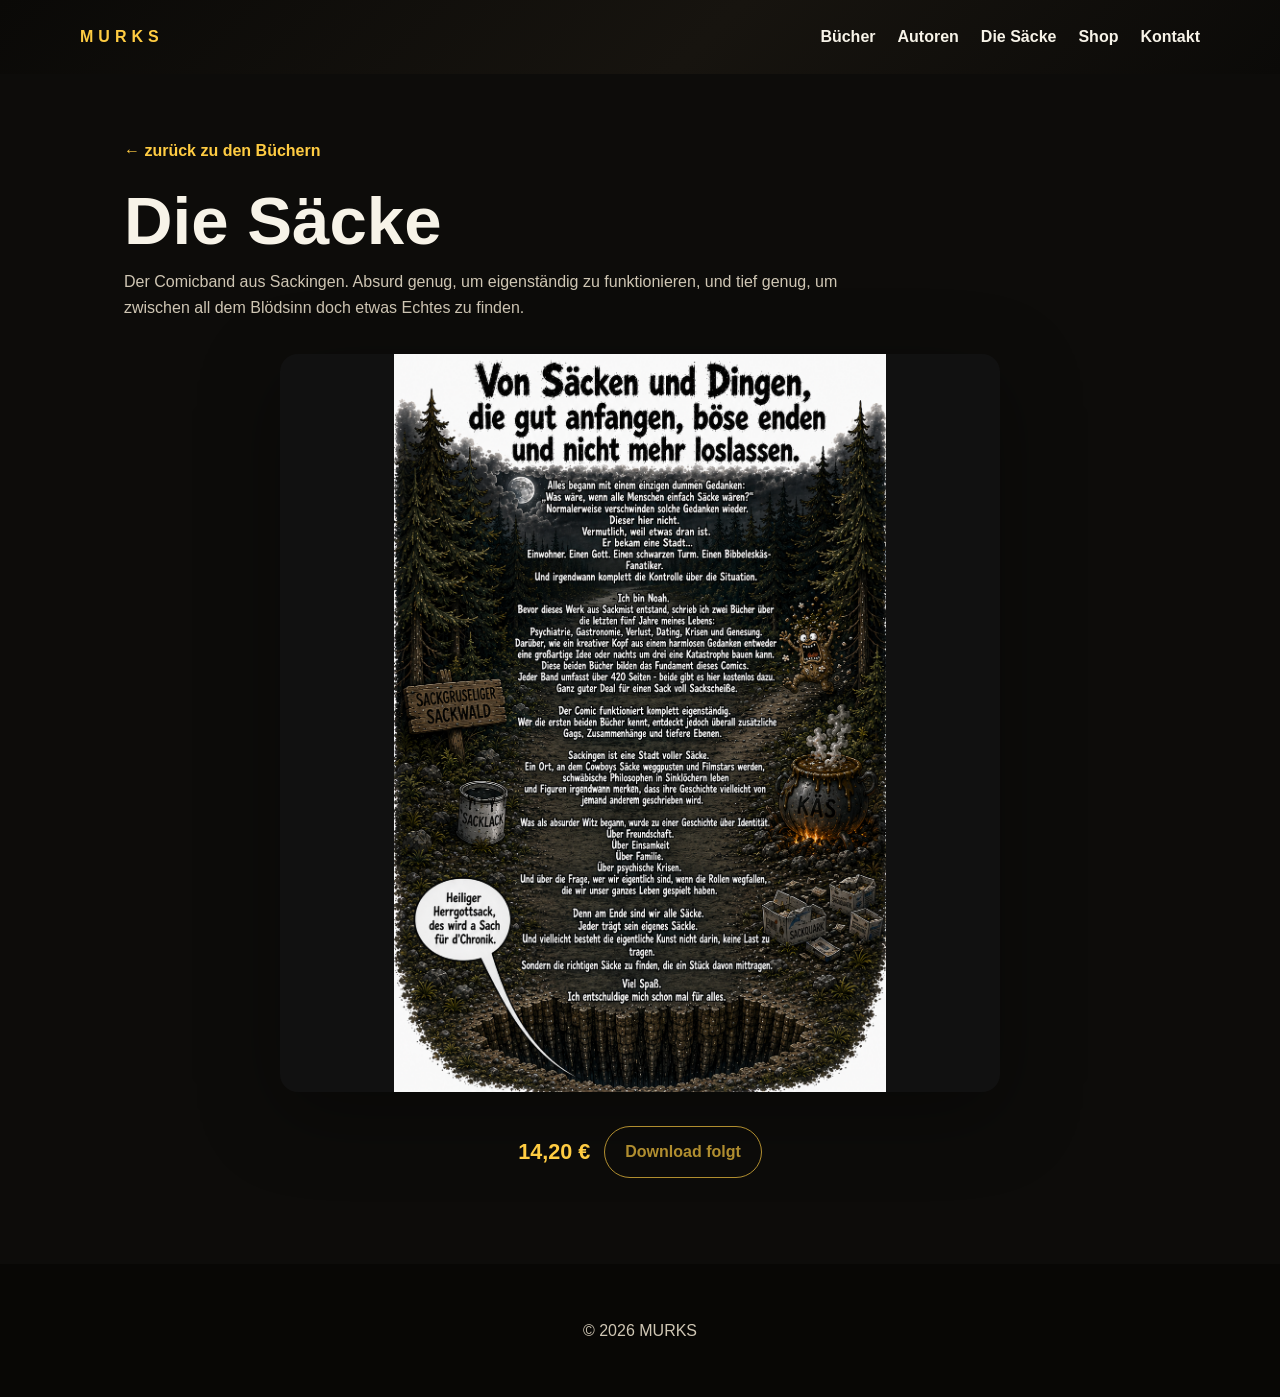
<file: die-saecke-buch.html>
<!DOCTYPE html><html lang="de"><head><meta charset="UTF-8"/><meta name="viewport" content="width=device-width, initial-scale=1.0"/><title>Die Säcke · MURKS</title><link rel="stylesheet" href="style.css"/></head><body><header class="page-header"><nav class="nav"><a class="nav-logo" href="index.html">MURKS</a><div class="nav-links open"><a href="index.html#buecher">Bücher</a><a href="index.html#autoren">Autoren</a><a href="index.html#die-saecke">Die Säcke</a><a href="index.html#shop">Shop</a><a href="index.html#kontakt">Kontakt</a></div></nav></header><main class="page-main"><a class="back-link" href="index.html#buecher">← zurück zu den Büchern</a><h1 class="book-page-title white">Die Säcke</h1><p class="book-page-intro">Der Comicband aus Sackingen. Absurd genug, um eigenständig zu funktionieren, und tief genug, um zwischen all dem Blödsinn doch etwas Echtes zu finden.</p><div class="backcover-wrap"><img class="backcover" src="assets/books/backcover-die-saecke.png" alt="Rückseite Die Säcke"/></div><div class="book-actions"><strong class="price">14,20 €</strong><a class="button disabled" href="#" aria-disabled="true">Download folgt</a></div></main><footer class="footer"><p>© 2026 MURKS</p></footer></body></html>
</file>
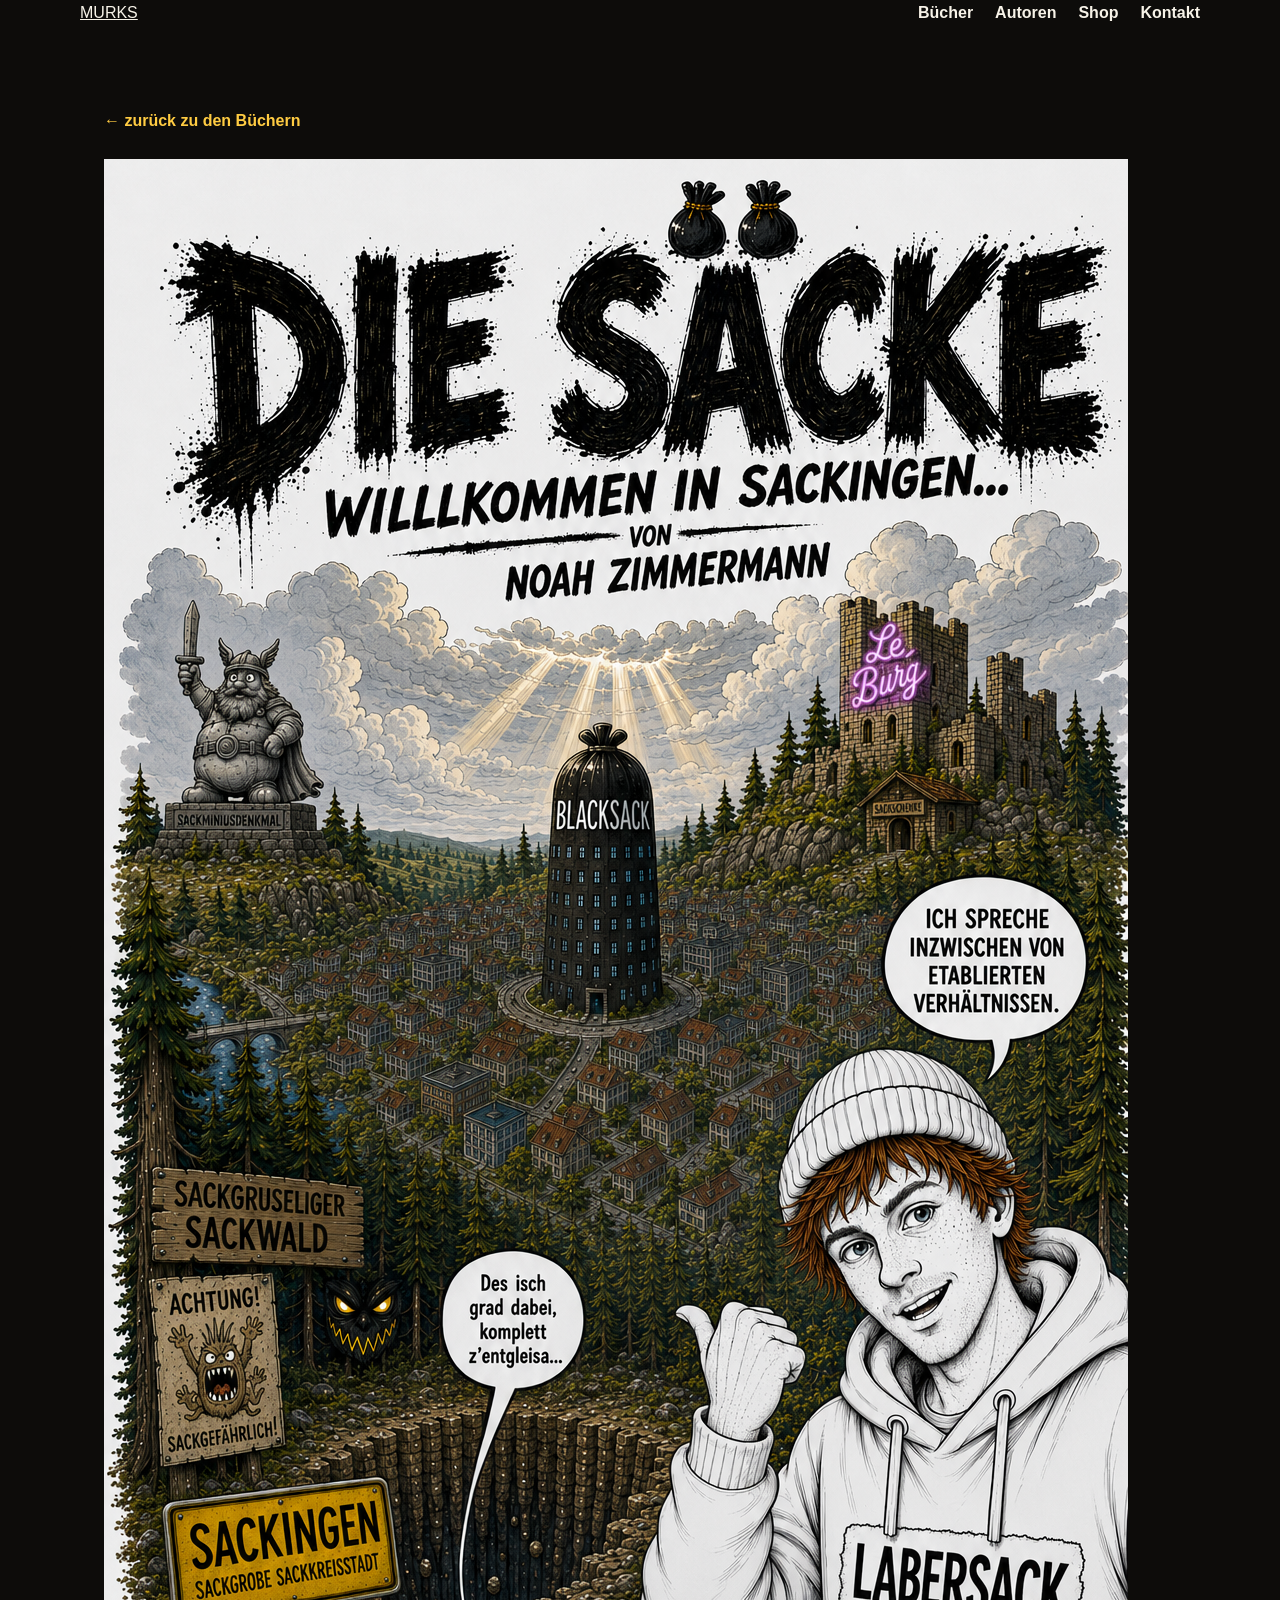
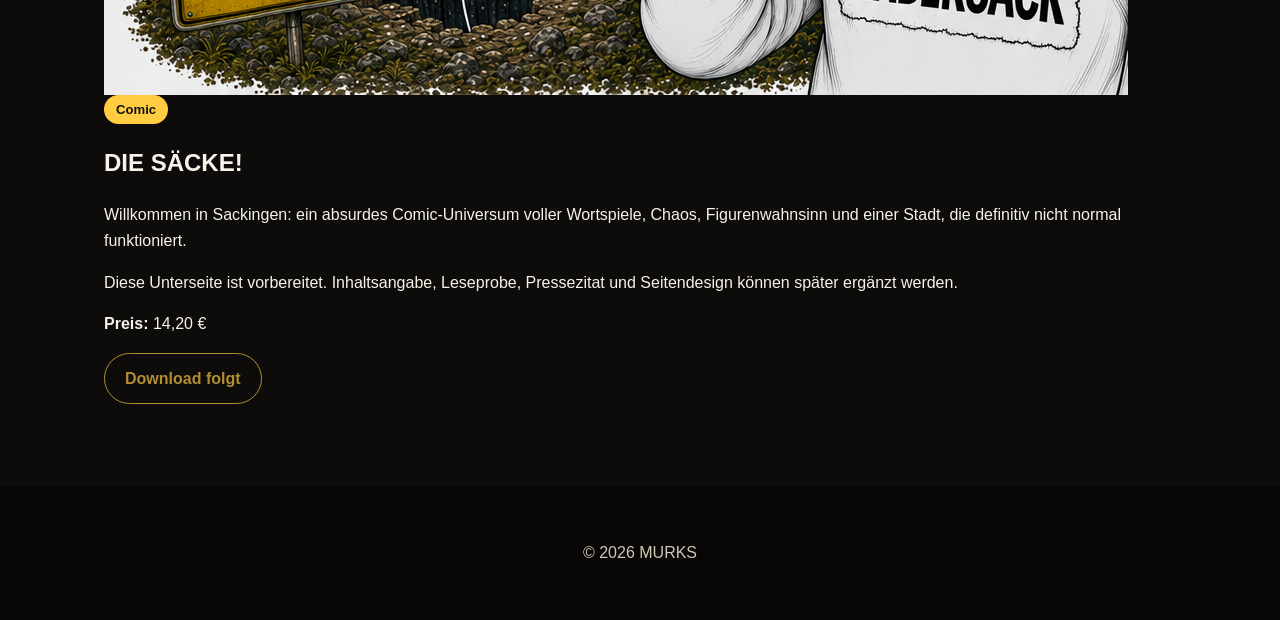
<file: die-saecke.html>
<!DOCTYPE html>
<html lang="de">
<head>
  <meta charset="UTF-8" />
  <meta name="viewport" content="width=device-width, initial-scale=1.0" />
  <title>DIE SÄCKE! · MURKS</title>
  <link rel="stylesheet" href="style.css" />
</head>
<body>
  <header class="page-hero">
    <nav class="nav">
      <a class="logo" href="index.html">MURKS</a>
      <div class="nav-links">
        <a href="index.html#buecher">Bücher</a>
        <a href="index.html#autoren">Autoren</a>
        <a href="index.html#shop">Shop</a>
        <a href="index.html#kontakt">Kontakt</a>
      </div>
    </nav>
  </header>

  <main class="section page-wrap">
    <a class="back-link" href="index.html#buecher">← zurück zu den Büchern</a>
    <div class="page-layout">
      <img class="page-cover" src="assets/die-saecke.png" alt="Cover DIE SÄCKE!" />
      <article class="content-box">
        <span class="tag">Comic</span>
        <h1>DIE SÄCKE!</h1>
        <p>Willkommen in Sackingen: ein absurdes Comic-Universum voller Wortspiele, Chaos, Figurenwahnsinn und einer Stadt, die definitiv nicht normal funktioniert.</p>
        <p>Diese Unterseite ist vorbereitet. Inhaltsangabe, Leseprobe, Pressezitat und Seitendesign können später ergänzt werden.</p>
        <p><strong>Preis:</strong> 14,20 €</p>
        <a class="button disabled" href="#" aria-disabled="true">Download folgt</a>
      </article>
    </div>
  </main>

  <footer class="footer">
    <p>© 2026 MURKS</p>
  </footer>
</body>
</html>
</file>
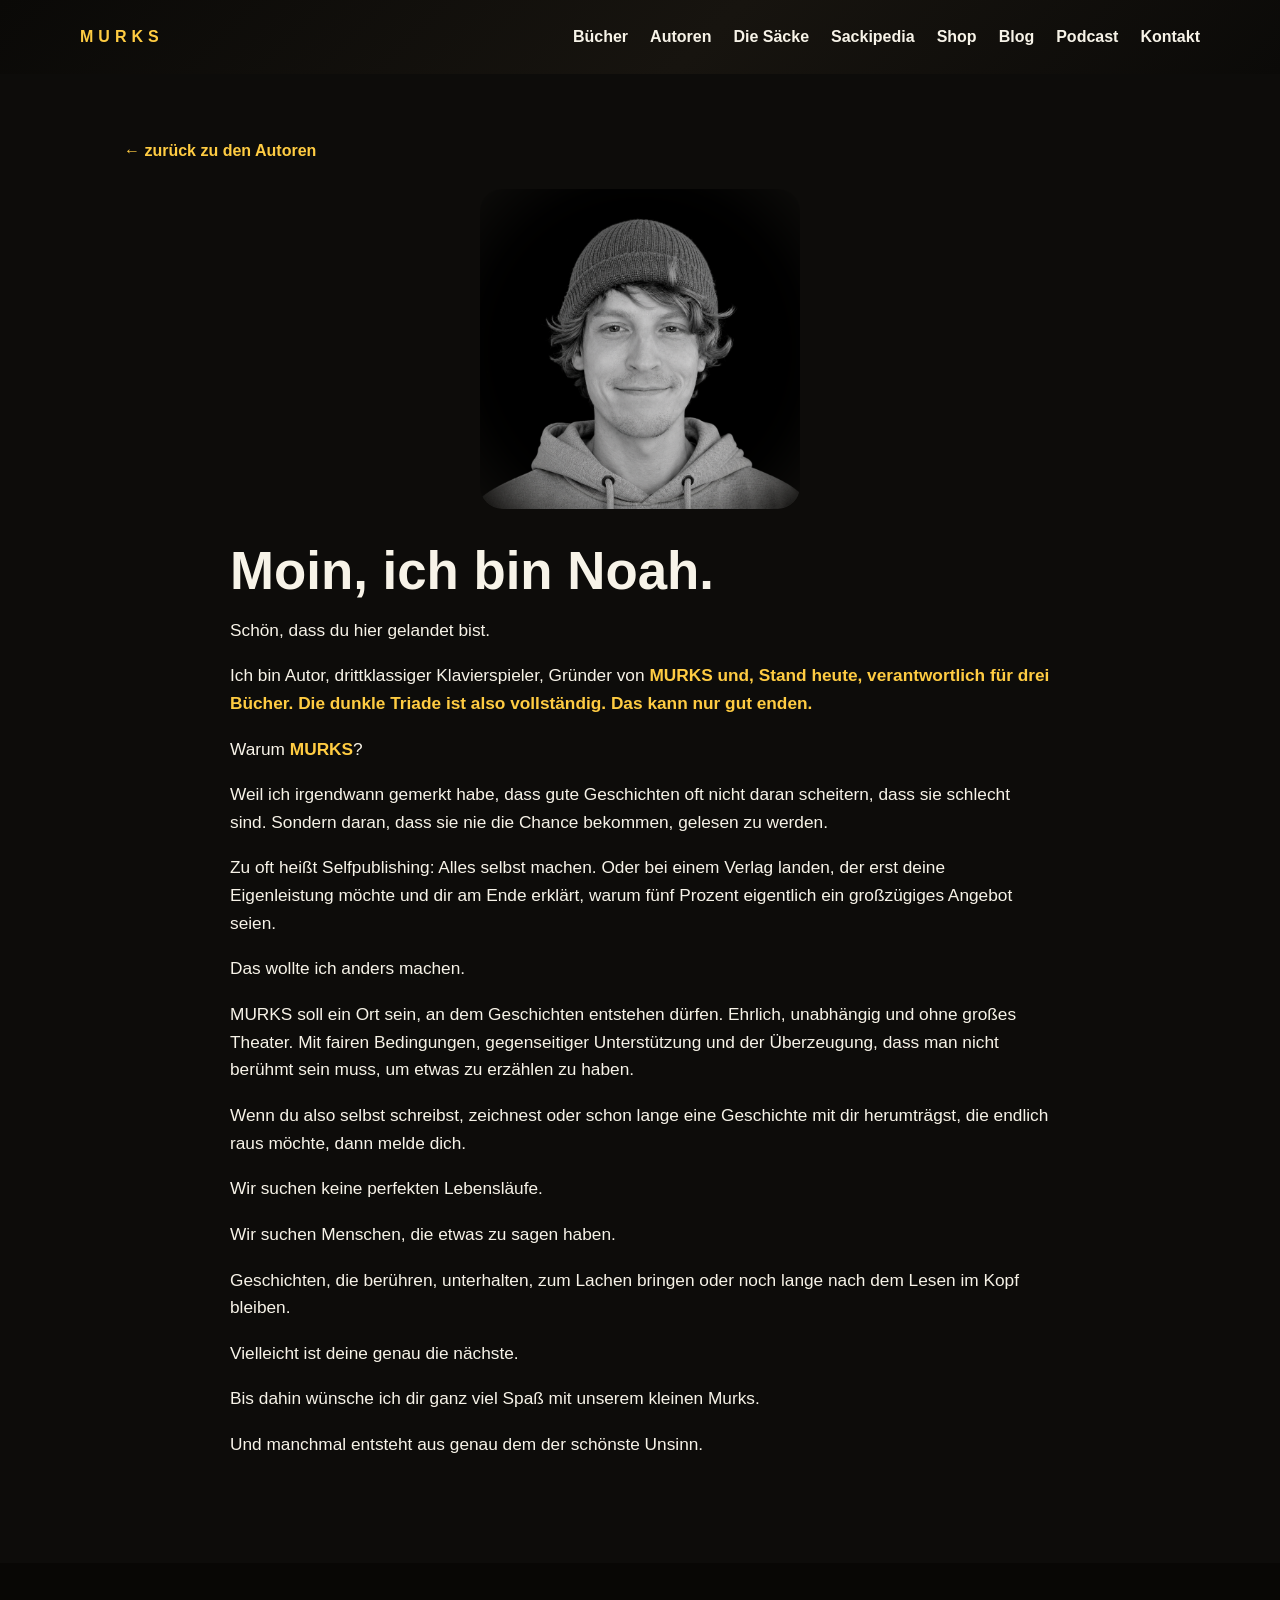
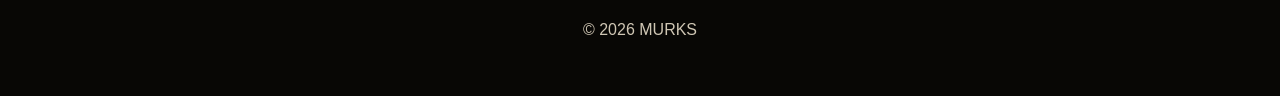
<file: noah-zimmermann.html>
<!DOCTYPE html>
<html lang="de">
<head>
  <meta charset="UTF-8" />
  <meta name="viewport" content="width=device-width, initial-scale=1.0" />
  <title>Noah Zimmermann · MURKS</title>
  <link rel="stylesheet" href="style.css" />
</head>
<body>
  <header class="page-header">
    <nav class="nav">
      <a class="nav-logo" href="index.html">MURKS</a>
      <div class="nav-links open">
        <a href="index.html#buecher">Bücher</a>
        <a href="index.html#autoren">Autoren</a>
        <a href="index.html#die-saecke">Die Säcke</a>
        <a href="index.html#sackipedia-gate">Sackipedia</a>
        <a href="index.html#shop">Shop</a>
        <a href="index.html#blog-gate">Blog</a>
        <a href="index.html#podcast">Podcast</a>
        <a href="index.html#kontakt">Kontakt</a>
      </div>
    </nav>
  </header>

  <main class="page-main">
    <a class="back-link" href="index.html#autoren">← zurück zu den Autoren</a>
    <img class="author-page-photo" src="assets/noah-author.png" alt="Noah Zimmermann" />

    <article class="author-text">
      <h1>Moin, ich bin Noah.</h1>

      <p>Schön, dass du hier gelandet bist.</p>

      <p>Ich bin Autor, drittklassiger Klavierspieler, Gründer von <strong>MURKS und, Stand heute, verantwortlich für drei Bücher. Die dunkle Triade ist also vollständig. Das kann nur gut enden.</strong></p>

      <p>Warum <strong>MURKS</strong>?</p>

      <p>Weil ich irgendwann gemerkt habe, dass gute Geschichten oft nicht daran scheitern, dass sie schlecht sind. Sondern daran, dass sie nie die Chance bekommen, gelesen zu werden.</p>

      <p>Zu oft heißt Selfpublishing: Alles selbst machen. Oder bei einem Verlag landen, der erst deine Eigenleistung möchte und dir am Ende erklärt, warum fünf Prozent eigentlich ein großzügiges Angebot seien.</p>

      <p>Das wollte ich anders machen.</p>

      <p>MURKS soll ein Ort sein, an dem Geschichten entstehen dürfen. Ehrlich, unabhängig und ohne großes Theater. Mit fairen Bedingungen, gegenseitiger Unterstützung und der Überzeugung, dass man nicht berühmt sein muss, um etwas zu erzählen zu haben.</p>

      <p>Wenn du also selbst schreibst, zeichnest oder schon lange eine Geschichte mit dir herumträgst, die endlich raus möchte, dann melde dich.</p>

      <p>Wir suchen keine perfekten Lebensläufe.</p>

      <p>Wir suchen Menschen, die etwas zu sagen haben.</p>

      <p>Geschichten, die berühren, unterhalten, zum Lachen bringen oder noch lange nach dem Lesen im Kopf bleiben.</p>

      <p>Vielleicht ist deine genau die nächste.</p>

      <p>Bis dahin wünsche ich dir ganz viel Spaß mit unserem kleinen Murks.</p>

      <p>Und manchmal entsteht aus genau dem der schönste Unsinn.</p>
    </article>
  </main>

  <footer class="footer">
    <p>© 2026 MURKS</p>
  </footer>
</body>
</html>
</file>
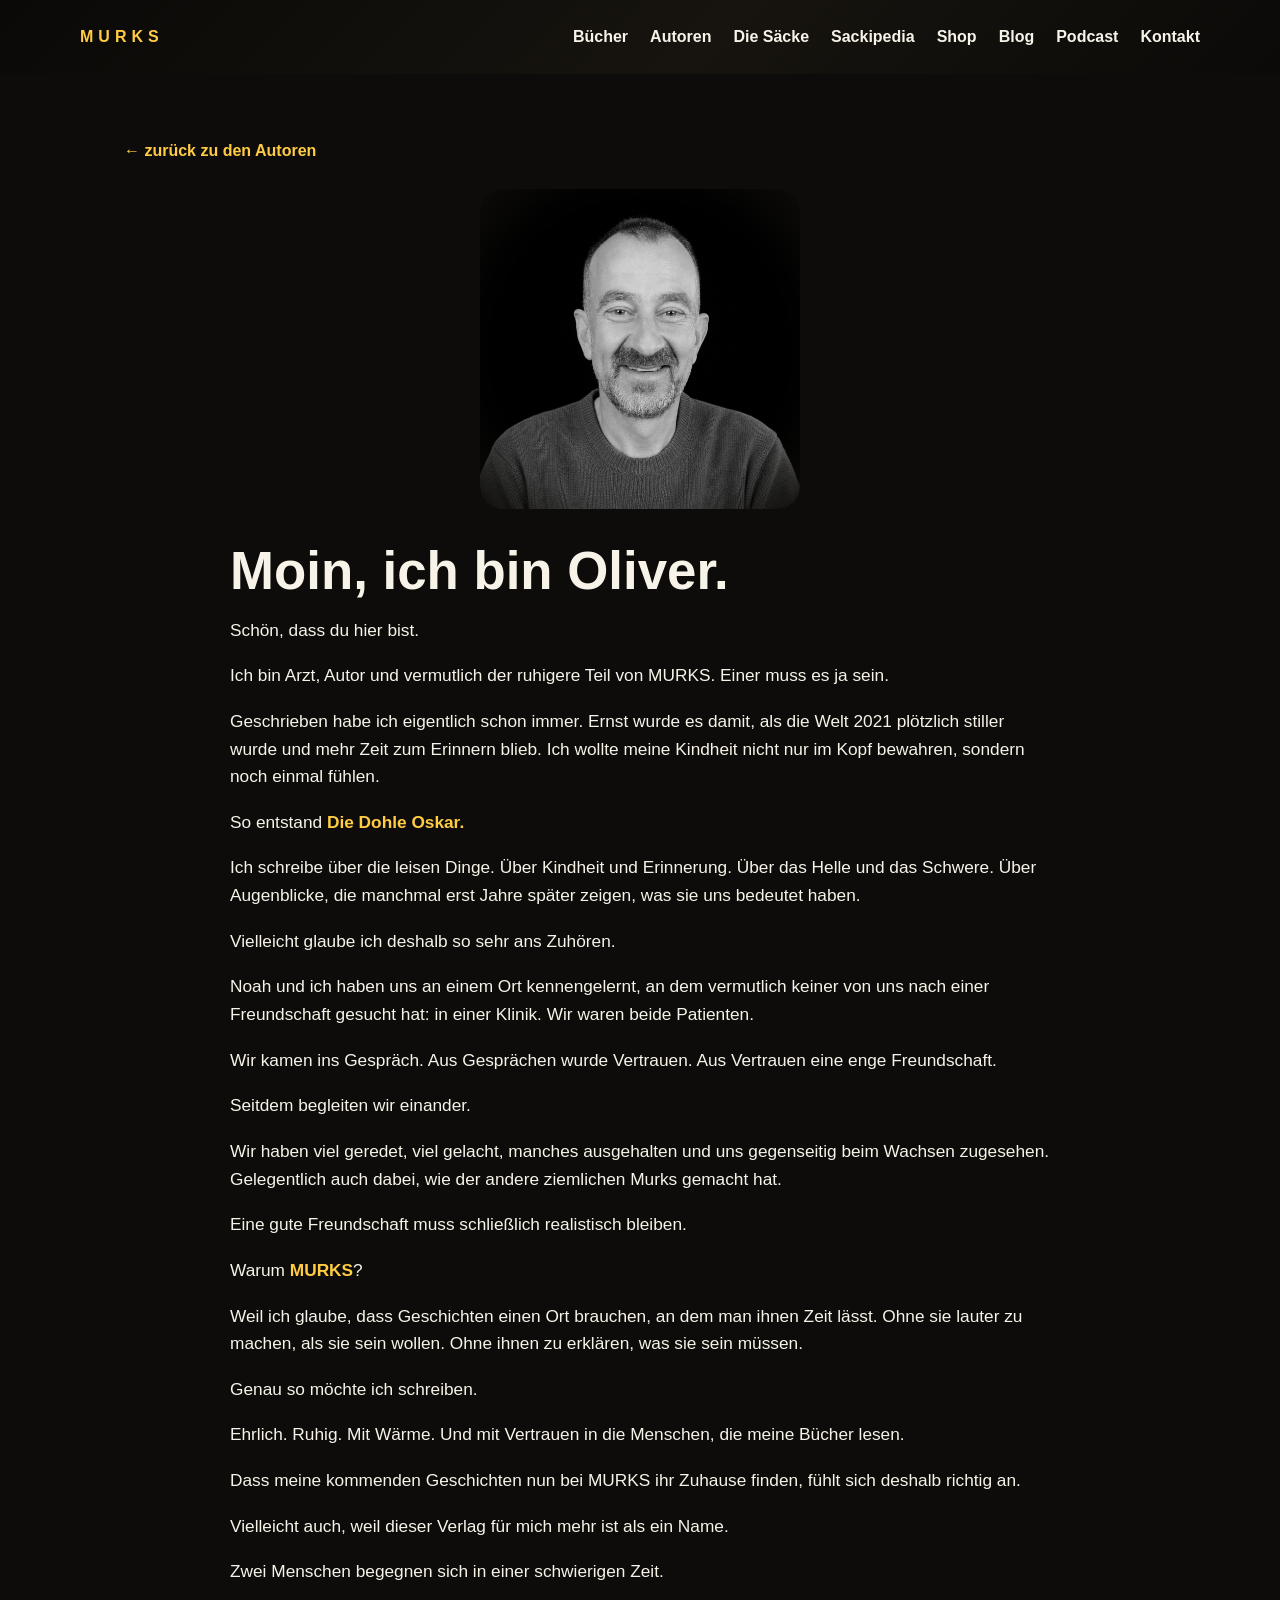
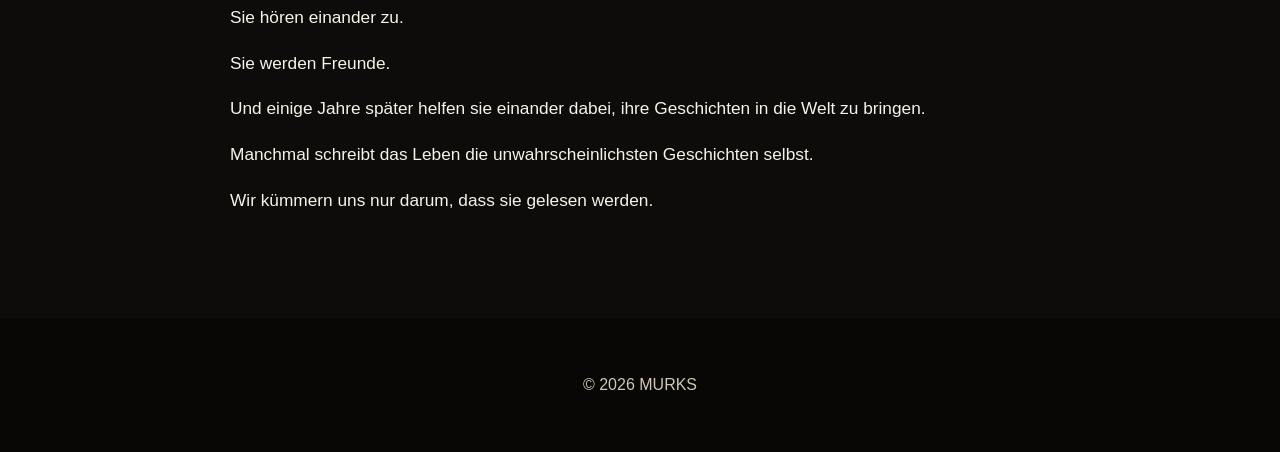
<file: oliver-herrmann.html>
<!DOCTYPE html>
<html lang="de">
<head>
  <meta charset="UTF-8" />
  <meta name="viewport" content="width=device-width, initial-scale=1.0" />
  <title>Oliver Herrmann · MURKS</title>
  <link rel="stylesheet" href="style.css" />
</head>
<body>
  <header class="page-header">
    <nav class="nav">
      <a class="nav-logo" href="index.html">MURKS</a>
      <div class="nav-links open">
        <a href="index.html#buecher">Bücher</a>
        <a href="index.html#autoren">Autoren</a>
        <a href="index.html#die-saecke">Die Säcke</a>
        <a href="index.html#sackipedia-gate">Sackipedia</a>
        <a href="index.html#shop">Shop</a>
        <a href="index.html#blog-gate">Blog</a>
        <a href="index.html#podcast">Podcast</a>
        <a href="index.html#kontakt">Kontakt</a>
      </div>
    </nav>
  </header>
  <main class="page-main">
    <a class="back-link" href="index.html#autoren">← zurück zu den Autoren</a>
    <img class="author-page-photo" src="assets/OLIVER.png" alt="Oliver Herrmann" />
    <article class="author-text">
      <h1>Moin, ich bin Oliver.</h1>
      <p>Schön, dass du hier bist.</p>
      <p>Ich bin Arzt, Autor und vermutlich der ruhigere Teil von MURKS. Einer muss es ja sein.</p>
      <p>Geschrieben habe ich eigentlich schon immer. Ernst wurde es damit, als die Welt 2021 plötzlich stiller wurde und mehr Zeit zum Erinnern blieb. Ich wollte meine Kindheit nicht nur im Kopf bewahren, sondern noch einmal fühlen.</p>
      <p>So entstand <strong>Die Dohle Oskar.</strong></p>
      <p>Ich schreibe über die leisen Dinge. Über Kindheit und Erinnerung. Über das Helle und das Schwere. Über Augenblicke, die manchmal erst Jahre später zeigen, was sie uns bedeutet haben.</p>
      <p>Vielleicht glaube ich deshalb so sehr ans Zuhören.</p>
      <p>Noah und ich haben uns an einem Ort kennengelernt, an dem vermutlich keiner von uns nach einer Freundschaft gesucht hat: in einer Klinik. Wir waren beide Patienten.</p>
      <p>Wir kamen ins Gespräch. Aus Gesprächen wurde Vertrauen. Aus Vertrauen eine enge Freundschaft.</p>
      <p>Seitdem begleiten wir einander.</p>
      <p>Wir haben viel geredet, viel gelacht, manches ausgehalten und uns gegenseitig beim Wachsen zugesehen. Gelegentlich auch dabei, wie der andere ziemlichen Murks gemacht hat.</p>
      <p>Eine gute Freundschaft muss schließlich realistisch bleiben.</p>
      <p>Warum <strong>MURKS</strong>?</p>
      <p>Weil ich glaube, dass Geschichten einen Ort brauchen, an dem man ihnen Zeit lässt. Ohne sie lauter zu machen, als sie sein wollen. Ohne ihnen zu erklären, was sie sein müssen.</p>
      <p>Genau so möchte ich schreiben.</p>
      <p>Ehrlich. Ruhig. Mit Wärme. Und mit Vertrauen in die Menschen, die meine Bücher lesen.</p>
      <p>Dass meine kommenden Geschichten nun bei MURKS ihr Zuhause finden, fühlt sich deshalb richtig an.</p>
      <p>Vielleicht auch, weil dieser Verlag für mich mehr ist als ein Name.</p>
      <p>Zwei Menschen begegnen sich in einer schwierigen Zeit.</p>
      <p>Sie hören einander zu.</p>
      <p>Sie werden Freunde.</p>
      <p>Und einige Jahre später helfen sie einander dabei, ihre Geschichten in die Welt zu bringen.</p>
      <p>Manchmal schreibt das Leben die unwahrscheinlichsten Geschichten selbst.</p>
      <p>Wir kümmern uns nur darum, dass sie gelesen werden.</p>
    </article>
  </main>
  <footer class="footer"><p>© 2026 MURKS</p></footer>
</body>
</html>
</file>
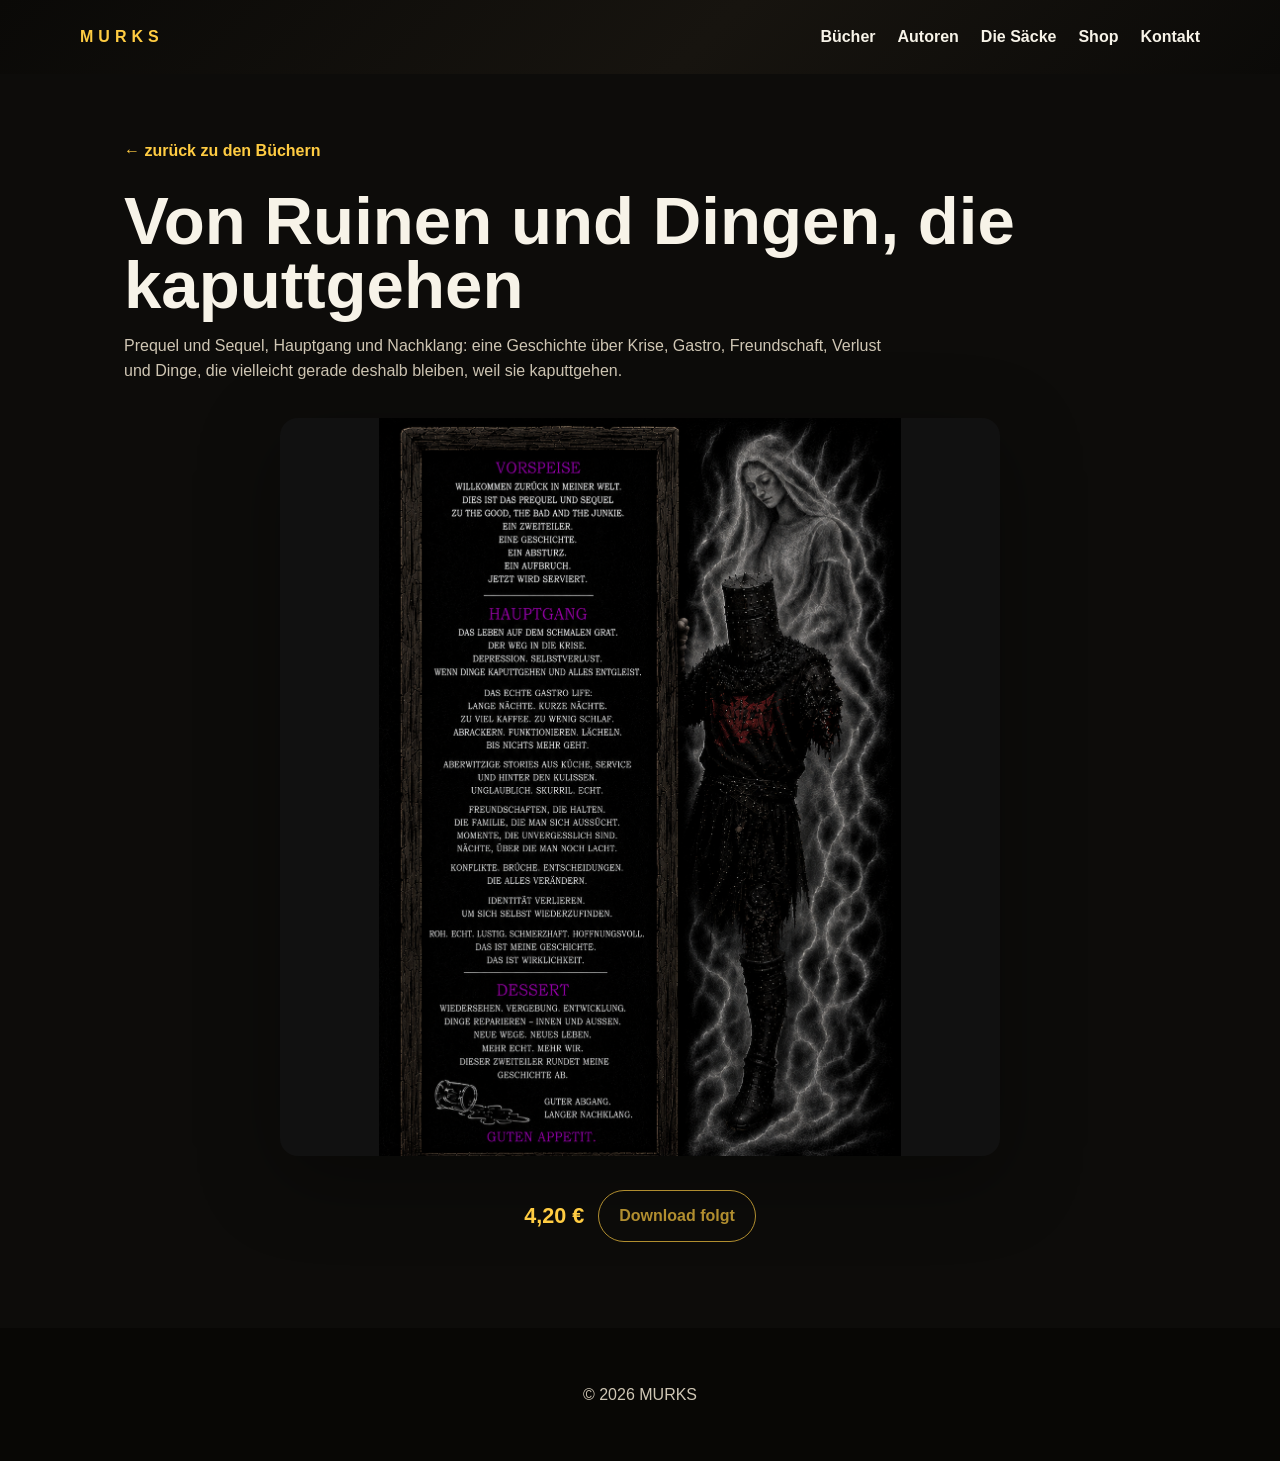
<file: ruinen-und-dinge.html>
<!DOCTYPE html><html lang="de"><head><meta charset="UTF-8"/><meta name="viewport" content="width=device-width, initial-scale=1.0"/><title>Von Ruinen und Dingen, die kaputtgehen · MURKS</title><link rel="stylesheet" href="style.css"/></head><body><header class="page-header"><nav class="nav"><a class="nav-logo" href="index.html">MURKS</a><div class="nav-links open"><a href="index.html#buecher">Bücher</a><a href="index.html#autoren">Autoren</a><a href="index.html#die-saecke">Die Säcke</a><a href="index.html#shop">Shop</a><a href="index.html#kontakt">Kontakt</a></div></nav></header><main class="page-main"><a class="back-link" href="index.html#buecher">← zurück zu den Büchern</a><h1 class="book-page-title purple">Von Ruinen und Dingen, die kaputtgehen</h1><p class="book-page-intro">Prequel und Sequel, Hauptgang und Nachklang: eine Geschichte über Krise, Gastro, Freundschaft, Verlust und Dinge, die vielleicht gerade deshalb bleiben, weil sie kaputtgehen.</p><div class="backcover-wrap"><img class="backcover" src="assets/books/backcover-ruinen.png" alt="Rückseite Von Ruinen und Dingen, die kaputtgehen"/></div><div class="book-actions"><strong class="price">4,20 €</strong><a class="button disabled" href="#" aria-disabled="true">Download folgt</a></div></main><footer class="footer"><p>© 2026 MURKS</p></footer></body></html>
</file>
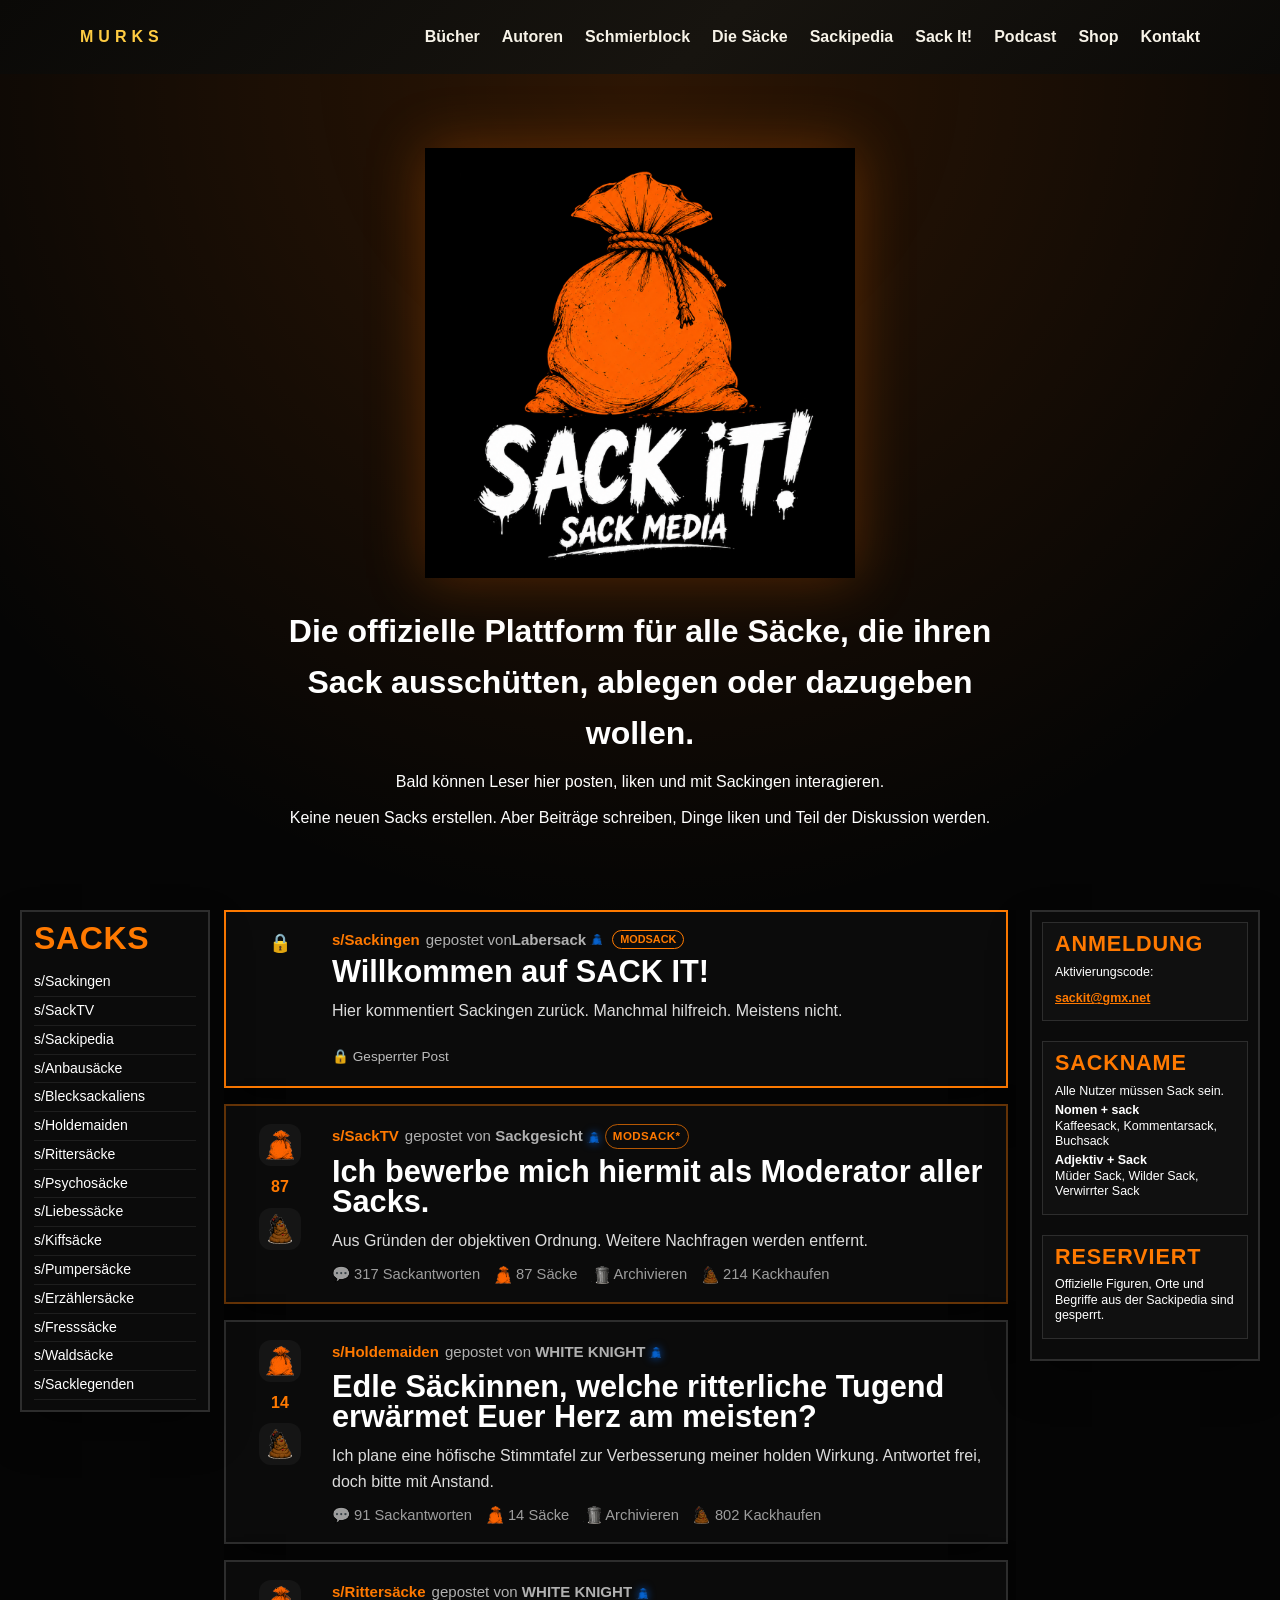
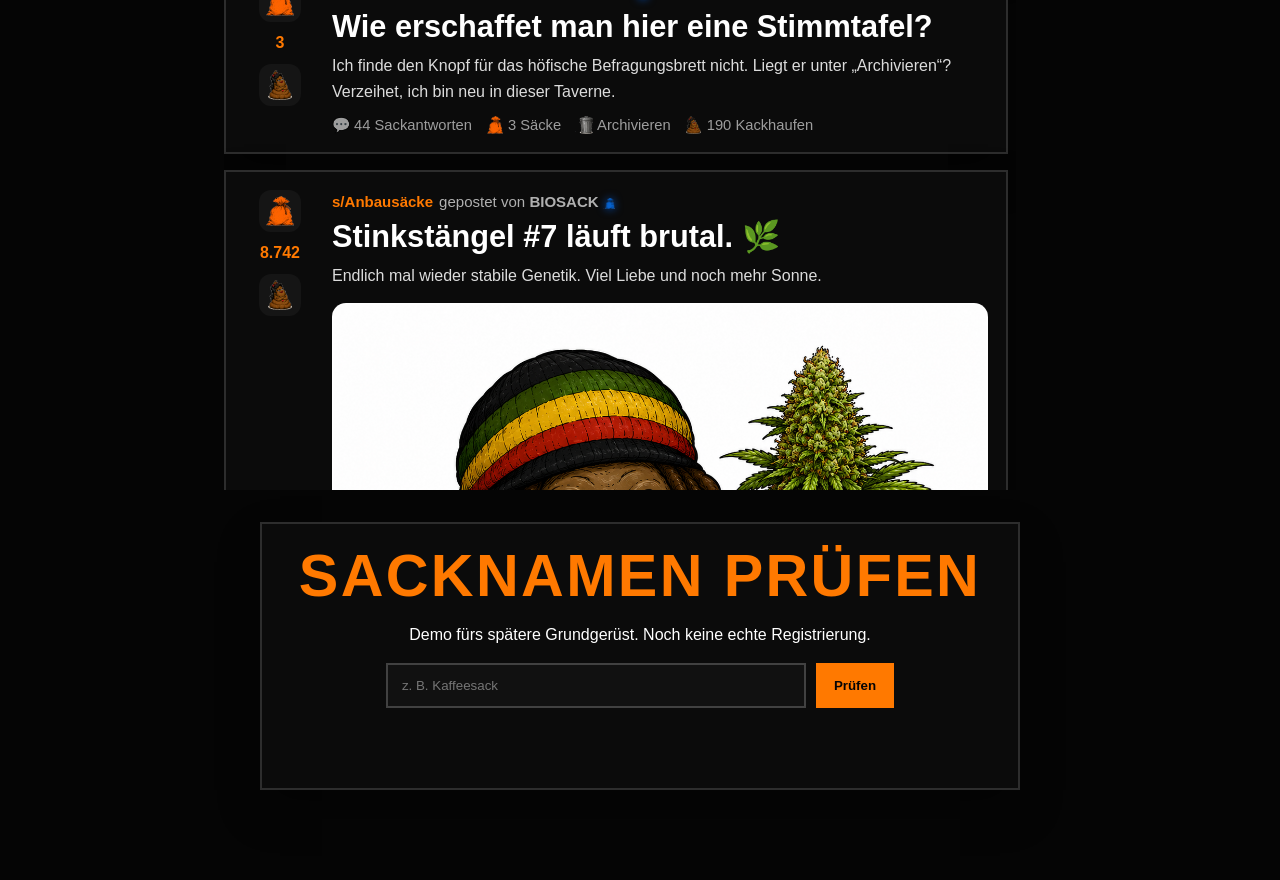
<file: sack-it.html>
<!DOCTYPE html>

<html lang="de">
<head>
<meta charset="utf-8"/>
<meta content="width=device-width, initial-scale=1.0" name="viewport"/>
<title>SACK IT! · MURKS</title>
<meta content="SACK IT! – Sack Media für Sackingen." name="description"/>
<link href="style.css" rel="stylesheet"/>
<style>
/* SACK IT SIDEBARS RESTORE MINI FIX - ONLY LEFT/RIGHT */
body.sackit-page-body .sackit-shell {
  grid-template-columns: 190px minmax(0, 1fr) 230px !important;
  gap: 14px !important;
}

body.sackit-page-body .sackit-sidebar {
  width: 190px !important;
  min-width: 190px !important;
  max-width: 190px !important;
  padding: 10px 12px !important;
  box-sizing: border-box !important;
  overflow: hidden !important;
}

body.sackit-page-body .sackit-sidebar h2 {
  font-size: 2rem !important;
  line-height: 1 !important;
  letter-spacing: .02em !important;
  margin: 0 0 14px 0 !important;
  padding: 0 !important;
  white-space: nowrap !important;
}

body.sackit-page-body .sackit-sidebar a {
  font-size: .88rem !important;
  line-height: 1.12 !important;
  padding: 6px 0 !important;
  margin: 0 !important;
  overflow-wrap: anywhere !important;
}

body.sackit-page-body .sackit-rightbar {
  width: 230px !important;
  min-width: 230px !important;
  max-width: 230px !important;
  padding: 10px !important;
  gap: 10px !important;
  box-sizing: border-box !important;
}

body.sackit-page-body .sackit-rightbar .sackit-card {
  padding: 10px 12px !important;
  margin: 0 0 10px 0 !important;
  box-sizing: border-box !important;
}

body.sackit-page-body .sackit-rightbar .sackit-card h2 {
  font-size: 1.35rem !important;
  line-height: 1 !important;
  letter-spacing: .04em !important;
  margin: 0 0 10px 0 !important;
  padding: 0 !important;
}

body.sackit-page-body .sackit-rightbar .sackit-card p,
body.sackit-page-body .sackit-rightbar .sackit-card a,
body.sackit-page-body .sackit-rightbar .sackit-card li {
  font-size: .78rem !important;
  line-height: 1.24 !important;
  margin: 4px 0 !important;
}

body.sackit-page-body .sackit-rightbar .sackit-card ul {
  margin: 6px 0 0 14px !important;
  padding: 0 !important;
}
</style><style>
/* SACK IT EXACT FINAL FIX: VERIFIED INLINE + LOCKED FIRST POST ONLY */
body.sackit-page-body .sackit-post-meta {
  display: flex !important;
  align-items: center !important;
  flex-wrap: wrap !important;
  gap: 6px !important;
}

body.sackit-page-body .sackit-post-meta strong {
  display: inline-flex !important;
  align-items: center !important;
}

body.sackit-page-body .sackit-verified-inline,
body.sackit-page-body .sackit-post-meta img[src*="verified"] {
  width: 12px !important;
  height: 12px !important;
  max-width: 12px !important;
  max-height: 12px !important;
  object-fit: contain !important;
  display: inline-block !important;
  vertical-align: middle !important;
  margin-left: 4px !important;
  margin-right: 0 !important;
  position: static !important;
  transform: none !important;
  flex: 0 0 auto !important;
}

body.sackit-page-body .sackit-modsack-badge {
  display: inline-flex !important;
  align-items: center !important;
  border: 1px solid #ff7a00 !important;
  color: #ff7a00 !important;
  border-radius: 999px !important;
  padding: 3px 7px !important;
  font-size: .68rem !important;
  font-weight: 900 !important;
  line-height: 1 !important;
  margin-left: 4px !important;
}

body.sackit-page-body .sackit-post-locked {
  border-color: #ff7a00 !important;
}

body.sackit-page-body .sackit-locked-note {
  display: inline-flex !important;
  align-items: center !important;
  margin-top: 10px !important;
  color: #bcbcbc !important;
  font-size: .85rem !important;
}
</style><style>
/* SACK IT LABERSACK FIRST POST FORMAT FIX ONLY */
body.sackit-page-body .sackit-post:first-of-type .sackit-votes-locked {
  display: flex !important;
  align-items: flex-start !important;
  justify-content: center !important;
  min-width: 44px !important;
}

body.sackit-page-body .sackit-post:first-of-type .sackit-lock-icon {
  font-size: 18px !important;
  line-height: 1 !important;
  margin-top: 4px !important;
}

body.sackit-page-body .sackit-post:first-of-type .sackit-post-content {
  width: 100% !important;
  min-width: 0 !important;
}

body.sackit-page-body .sackit-post:first-of-type .sackit-post-meta {
  display: flex !important;
  align-items: center !important;
  flex-direction: row !important;
  flex-wrap: wrap !important;
  gap: 6px !important;
  line-height: 1 !important;
  margin-bottom: 8px !important;
}

body.sackit-page-body .sackit-post:first-of-type .sackit-post-meta span {
  display: inline-flex !important;
  align-items: center !important;
  white-space: nowrap !important;
}

body.sackit-page-body .sackit-post:first-of-type .sackit-verified-inline {
  width: 12px !important;
  height: 12px !important;
  max-width: 12px !important;
  max-height: 12px !important;
  display: inline-block !important;
  object-fit: contain !important;
  vertical-align: middle !important;
  margin-left: 4px !important;
  position: static !important;
  transform: none !important;
}

body.sackit-page-body .sackit-post:first-of-type h2 {
  white-space: normal !important;
  max-width: none !important;
}

body.sackit-page-body .sackit-post:first-of-type p {
  max-width: none !important;
}

body.sackit-page-body .sackit-post:first-of-type .sackit-locked-note {
  display: inline-flex !important;
  align-items: center !important;
  margin-top: 10px !important;
  color: #bcbcbc !important;
  font-size: .85rem !important;
}
</style><style>
/* SACK IT MOBILE ONLY PATCH - DESKTOP UNTOUCHED */
body.sackit-page-body .sackit-mobile-anmeldung {
  display: none;
}

@media (max-width: 768px) {
  html {
    scroll-behavior: smooth;
  }

  body.sackit-page-body {
    overflow-x: hidden !important;
  }

  body.sackit-page-body .sackit-shell {
    display: flex !important;
    flex-direction: column !important;
    grid-template-columns: none !important;
    width: 100% !important;
    max-width: 100% !important;
    gap: 18px !important;
    padding-left: 12px !important;
    padding-right: 12px !important;
    box-sizing: border-box !important;
  }

  body.sackit-page-body .sackit-sidebar {
    order: 0 !important;
    width: 100% !important;
    min-width: 0 !important;
    max-width: 100% !important;
    position: static !important;
    box-sizing: border-box !important;
    overflow: visible !important;
  }

  body.sackit-page-body .sackit-sidebar h2 {
    white-space: normal !important;
  }

  body.sackit-page-body .sackit-sidebar a {
    display: block !important;
    width: 100% !important;
    box-sizing: border-box !important;
  }

  body.sackit-page-body .sackit-mobile-anmeldung {
    display: block !important;
    margin-top: 16px !important;
    padding-top: 12px !important;
    border-top: 1px solid rgba(255,255,255,.14) !important;
    color: #ff7a00 !important;
    font-weight: 900 !important;
    text-transform: uppercase !important;
    letter-spacing: .04em !important;
  }

  body.sackit-page-body .sackit-feed {
    order: 1 !important;
    width: 100% !important;
    min-width: 0 !important;
    max-width: 100% !important;
    box-sizing: border-box !important;
  }

  body.sackit-page-body .sackit-post {
    width: 100% !important;
    max-width: 100% !important;
    box-sizing: border-box !important;
    overflow: hidden !important;
  }

  body.sackit-page-body .sackit-post-content {
    min-width: 0 !important;
    max-width: 100% !important;
    box-sizing: border-box !important;
  }

  body.sackit-page-body .sackit-post h2 {
    overflow-wrap: anywhere !important;
    word-break: normal !important;
  }

  body.sackit-page-body .sackit-post p {
    overflow-wrap: anywhere !important;
  }

  body.sackit-page-body .sackit-post-image {
    width: 100% !important;
    max-width: 100% !important;
    height: auto !important;
    display: block !important;
    box-sizing: border-box !important;
  }

  body.sackit-page-body .sackit-actions {
    display: flex !important;
    flex-direction: row !important;
    align-items: center !important;
    flex-wrap: wrap !important;
    gap: 8px 12px !important;
    line-height: 1 !important;
  }

  body.sackit-page-body .sackit-actions span {
    display: inline-flex !important;
    align-items: center !important;
    gap: 4px !important;
    white-space: nowrap !important;
    line-height: 1 !important;
  }

  body.sackit-page-body .sackit-actions img {
    width: 18px !important;
    height: 18px !important;
    object-fit: contain !important;
    display: inline-block !important;
  }

  body.sackit-page-body .sackit-rightbar {
    order: 2 !important;
    width: 100% !important;
    min-width: 0 !important;
    max-width: 100% !important;
    position: static !important;
    margin-top: 24px !important;
    box-sizing: border-box !important;
  }

  body.sackit-page-body .sackit-rightbar .sackit-card {
    width: 100% !important;
    max-width: 100% !important;
    box-sizing: border-box !important;
  }
}
</style></head>
<body class="sackit-page-body">
<header class="page-header">
<nav class="nav">
<a class="nav-logo" href="index.html">MURKS</a>
<div class="nav-links open">
<a href="index.html#buecher">Bücher</a>
<a href="index.html#autoren">Autoren</a>
<a href="index.html#blog-gate">Schmierblock</a>
<a href="index.html#die-saecke">Die Säcke</a>
<a href="index.html#sackipedia-gate">Sackipedia</a>
<a href="index.html#sack-it">Sack It!</a>
<a href="index.html#podcast">Podcast</a>
<a href="index.html#shop">Shop</a>
<a href="index.html#kontakt">Kontakt</a>
</div>
</nav>
</header>
<main class="sackit-page">
<section class="sackit-hero">
<img alt="SACK IT! Sack Media" class="sackit-page-logo" src="assets/sack-it-logo.png"/>
<p class="sackit-kicker">Die offizielle Plattform für alle Säcke, die ihren Sack ausschütten, ablegen oder dazugeben wollen.</p>
<p>Bald können Leser hier posten, liken und mit Sackingen interagieren.</p>
<p>Keine neuen Sacks erstellen. Aber Beiträge schreiben, Dinge liken und Teil der Diskussion werden.</p>
</section>
<section aria-label="SACK IT Grundgerüst" class="sackit-shell">
<aside class="sackit-sidebar">
<h2>Sacks</h2>
<a href="#sackingen">s/Sackingen</a>
<a href="#sacktv">s/SackTV</a>
<a href="#sackipedia">s/Sackipedia</a>
<a href="#anbausaecke">s/Anbausäcke</a>
<a href="#blecksackaliens">s/Blecksackaliens</a>
<a href="#holdemaiden">s/Holdemaiden</a>
<a href="#rittersaecke">s/Rittersäcke</a>
<a href="#psychosaecke">s/Psychosäcke</a>
<a href="#liebessaecke">s/Liebessäcke</a>
<a href="#kiffsaecke">s/Kiffsäcke</a>
<a href="#pumpersaecke">s/Pumpersäcke</a>
<a href="#erzaehlersaecke">s/Erzählersäcke</a>
<a href="#fresssaecke">s/Fresssäcke</a>
<a href="#waldsaecke">s/Waldsäcke</a>
<a href="#sacklegenden">s/Sacklegenden</a>
<a class="sackit-mobile-anmeldung" href="#sackit-anmeldung">ANMELDUNG</a></aside>
<section class="sackit-feed">
<article class="sackit-post sackit-post-locked"><div class="sackit-votes sackit-votes-locked"><span class="sackit-lock-icon">🔒</span></div>
<div class="sackit-post-content">
<div class="sackit-post-meta"><span class="sackit-sack">s/Sackingen</span><span>gepostet von <strong>Labersack</strong><img alt="verifiziert" class="sackit-verified-inline" src="assets/sackit-icon-verified.png"/></span><span class="sackit-modsack-badge">MODSACK</span></div><h2>Willkommen auf SACK IT!</h2><p>Hier kommentiert Sackingen zurück. Manchmal hilfreich. Meistens nicht.</p>
<div class="sackit-locked-note">🔒 Gesperrter Post</div></div>
</article>
<article class="sackit-post sackit-modsack-post">
<div class="sackit-votes">
<button title="Sack"><img alt="Sack" src="assets/sackit-icon-like.png"/></button>
<strong>87</strong>
<button title="Kackhaufen"><img alt="Kackhaufen" src="assets/sackit-icon-dislike.png"/></button>
</div>
<div class="sackit-post-content">
<div class="sackit-post-meta">
<span class="sackit-sack">s/SackTV</span>
<span>gepostet von <strong>Sackgesicht</strong><img alt="verifizierter Sack" class="sackit-verified-icon sackit-verified-inline" src="assets/sackit-icon-verified.png"/> </span>
<span class="sackit-modbadge">MODSACK*</span>
</div>
<h2>Ich bewerbe mich hiermit als Moderator aller Sacks.</h2>
<p>Aus Gründen der objektiven Ordnung. Weitere Nachfragen werden entfernt.</p>
<div class="sackit-actions">
<span>💬 317 Sackantworten</span>
<span><img alt="" src="assets/sackit-icon-like.png"/> 87 Säcke</span>
<span><img alt="" src="assets/sackit-icon-archive.png"/> Archivieren</span>
<span><img alt="" src="assets/sackit-icon-dislike.png"/> 214 Kackhaufen</span>
</div>
</div>
</article>
<article class="sackit-post" id="holdemaiden">
<div class="sackit-votes">
<button title="Sack"><img alt="Sack" src="assets/sackit-icon-like.png"/></button>
<strong>14</strong>
<button title="Kackhaufen"><img alt="Kackhaufen" src="assets/sackit-icon-dislike.png"/></button>
</div>
<div class="sackit-post-content">
<div class="sackit-post-meta">
<span class="sackit-sack">s/Holdemaiden</span>
<span>gepostet von <strong>WHITE KNIGHT</strong><img alt="verifizierter Sack" class="sackit-verified-icon sackit-verified-inline" src="assets/sackit-icon-verified.png"/> </span>
</div>
<h2>Edle Säckinnen, welche ritterliche Tugend erwärmet Euer Herz am meisten?</h2>
<p>Ich plane eine höfische Stimmtafel zur Verbesserung meiner holden Wirkung. Antwortet frei, doch bitte mit Anstand.</p>
<div class="sackit-actions">
<span>💬 91 Sackantworten</span>
<span><img alt="" src="assets/sackit-icon-like.png"/> 14 Säcke</span>
<span><img alt="" src="assets/sackit-icon-archive.png"/> Archivieren</span>
<span><img alt="" src="assets/sackit-icon-dislike.png"/> 802 Kackhaufen</span>
</div>
</div>
</article>
<article class="sackit-post" id="rittersaecke">
<div class="sackit-votes">
<button title="Sack"><img alt="Sack" src="assets/sackit-icon-like.png"/></button>
<strong>3</strong>
<button title="Kackhaufen"><img alt="Kackhaufen" src="assets/sackit-icon-dislike.png"/></button>
</div>
<div class="sackit-post-content">
<div class="sackit-post-meta">
<span class="sackit-sack">s/Rittersäcke</span>
<span>gepostet von <strong>WHITE KNIGHT</strong><img alt="verifizierter Sack" class="sackit-verified-icon sackit-verified-inline" src="assets/sackit-icon-verified.png"/> </span>
</div>
<h2>Wie erschaffet man hier eine Stimmtafel?</h2>
<p>Ich finde den Knopf für das höfische Befragungsbrett nicht. Liegt er unter „Archivieren“? Verzeihet, ich bin neu in dieser Taverne.</p>
<div class="sackit-actions">
<span>💬 44 Sackantworten</span>
<span><img alt="" src="assets/sackit-icon-like.png"/> 3 Säcke</span>
<span><img alt="" src="assets/sackit-icon-archive.png"/> Archivieren</span>
<span><img alt="" src="assets/sackit-icon-dislike.png"/> 190 Kackhaufen</span>
</div>
</div>
</article>
<article class="sackit-post sackit-image-post" id="anbausaecke">
<div class="sackit-votes">
<button title="Sack"><img alt="Sack" src="assets/sackit-icon-like.png"/></button>
<strong>8.742</strong>
<button title="Kackhaufen"><img alt="Kackhaufen" src="assets/sackit-icon-dislike.png"/></button>
</div>
<div class="sackit-post-content">
<div class="sackit-post-meta">
<span class="sackit-sack">s/Anbausäcke</span>
<span>gepostet von <strong>BIOSACK</strong><img alt="verifizierter Sack" class="sackit-verified-icon sackit-verified-inline" src="assets/sackit-icon-verified.png"/> </span>
</div>
<h2>Stinkstängel #7 läuft brutal. 🌿</h2>
<p>Endlich mal wieder stabile Genetik. Viel Liebe und noch mehr Sonne.</p>
<img alt="BIOSACK präsentiert sein Ott bei s/Anbausäcke" class="sackit-post-image" src="assets/sackit-biosack-post.png"/>
<div class="sackit-actions">
<span>💬 420 Sackantworten</span>
<span><img alt="" src="assets/sackit-icon-like.png"/> 8.742 Säcke</span>
<span><img alt="" src="assets/sackit-icon-archive.png"/> Archivieren</span>
<span><img alt="" src="assets/sackit-icon-dislike.png"/> 12 Kackhaufen</span>
</div>
</div>
</article>
<article class="sackit-post sackit-image-post sackit-controversial" id="blecksackaliens">
<div class="sackit-votes">
<button title="Sack"><img alt="Sack" src="assets/sackit-icon-like.png"/></button>
<strong>6.991</strong>
<button title="Kackhaufen"><img alt="Kackhaufen" src="assets/sackit-icon-dislike.png"/></button>
</div>
<div class="sackit-post-content">
<div class="sackit-post-meta">
<span class="sackit-sack">s/Blecksackaliens</span>
<span>gepostet von <strong>LACKSACK</strong></span>
<span class="sackit-hot">umstritten</span>
</div>
<h2>Ich hab's euch gesagt!!</h2>
<p>03:41 Uhr. Gruselsackwald. Filterbach. Wer jetzt noch lacht, ist Teil des Problems.</p>
<img alt="Unscharfes UFO über dem Gruselsackwald" class="sackit-post-image sackit-ufo-image" src="assets/sackit-lacksack-ufo-post.png"/>
<div class="sackit-actions">
<span>💬 1.337 Sackantworten</span>
<span><img alt="" src="assets/sackit-icon-like.png"/> 6.991 Säcke</span>
<span><img alt="" src="assets/sackit-icon-archive.png"/> Archivieren</span>
<span><img alt="" src="assets/sackit-icon-dislike.png"/> 6.420 Kackhaufen</span>
</div>
</div>
</article>
<article class="sackit-post" id="post-bin-ich-der-drecksack">
<div class="sackit-votes">
<button title="Sack"><img alt="Sack" src="assets/sackit-icon-like.png"/></button>
<strong>4.204</strong>
<button title="Kackhaufen"><img alt="Kackhaufen" src="assets/sackit-icon-dislike.png"/></button>
</div>
<div class="sackit-post-content">
<div class="sackit-post-meta">
<span class="sackit-sack">s/BinIchDerDrecksack</span>
<span>von: <strong>u/throwaway_umblaser</strong></span>
</div>
<h2>BIN ICH DER DRECKSACK, WENN ICH JEMANDEN UMGEBLASEN HABE, OBWOHL ICH VORHER STÄNDIG DAZU AUFGEFORDERT WURDE?</h2>
<p>Ich halte die Geschichte bewusst etwas ungenau, weil einige Beteiligte hier unterwegs sein könnten.</p>
<p>Vor einiger Zeit hatte ich mit einem Typen zu tun, der ständig so tat, als würde er sich in einem Actionfilm befinden.</p>
<p>Normale Sätze konnte er kaum sprechen.</p>
<p>Stattdessen schrie er dauernd irgendwelche englischen Begriffe wie: <strong>"RAW!"</strong></p>
<p><strong>"END OF AN ERA!"</strong></p>
<p>oder ähnlich motivierende Sachen.</p>
<p>Außerdem forderte er mich ständig auf, endlich alles zu geben.</p>
<p><em>"Los!"</em></p>
<p><em>"Jetzt!"</em></p>
<p><em>"Mach endlich!"</em></p>
<p>Irgendwann habe ich mich tatsächlich dazu hinreißen lassen.</p>
<p>Im Nachhinein behaupten jetzt alle, ich allein wäre schuld.</p>
<p>Dabei hätte der andere vielleicht einfach aufhören können, mich ununterbrochen anzufeuern.</p>
<p>...</p>
<div class="sackit-actions">
<span>💬 842 Sackkommentare</span>
<span><img alt="" src="assets/sackit-icon-like.png"/> 4.204 Säcke</span>
<span><img alt="" src="assets/sackit-icon-archive.png"/> Archivieren</span>
<span><img alt="" src="assets/sackit-icon-dislike.png"/> 331 Kackhaufen</span>
</div>
</div>
</article>
<article class="sackit-post" id="post-beichtsack-piesack">
<div class="sackit-votes">
<button title="Sack"><img alt="Sack" src="assets/sackit-icon-like.png"/></button>
<strong>7.777</strong>
<button title="Kackhaufen"><img alt="Kackhaufen" src="assets/sackit-icon-dislike.png"/></button>
</div>
<div class="sackit-post-content">
<div class="sackit-post-meta">
<span class="sackit-sack">s/Beichtsack</span>
<span>von: <strong>u/throwaway_rauchzeichen</strong></span>
</div>
<h2>ICH GLAUBE, ICH HABE MICH ETWAS VERZÄHLT...</h2>
<p>Es fing eigentlich ganz harmlos an.</p>
<p>Erst lernte ich einen Arabersack kennen.</p>
<p>Dann noch einen.</p>
<p>Dann noch einen.</p>
<p>Irgendwann waren es ein paar mehr.</p>
<p>Dann wurde ich zu einem gemeinsamen Abend eingeladen.</p>
<p>Danach noch zu einem.</p>
<p>Und noch einem.</p>
<p>Mittlerweile kenne ich plötzlich zwölf.</p>
<p>Ich weiß ehrlich gesagt selbst nicht mehr, wie das passiert ist.</p>
<p>Alles begann mit einem Tee.</p>
<p>Heute sitze ich regelmäßig in einer angenehm warmen, leicht rauchigen Atmosphäre, während irgendwo im Hintergrund gegrillt wird und jeder behauptet, ich müsse "unbedingt noch etwas probieren".</p>
<p>Ich bereue nichts.</p>
<p>Aber ich muss es einfach mal loswerden.</p>
<p>...</p>
<div class="sackit-actions">
<span>💬 1.212 Sackkommentare</span>
<span><img alt="" src="assets/sackit-icon-like.png"/> 7.777 Säcke</span>
<span><img alt="" src="assets/sackit-icon-archive.png"/> Archivieren</span>
<span><img alt="" src="assets/sackit-icon-dislike.png"/> 42 Kackhaufen</span>
</div>
</div>
</article>
<article class="sackit-post" id="post-nett-hier-drecksack">
<div class="sackit-votes">
<button title="Sack"><img alt="Sack" src="assets/sackit-icon-like.png"/></button>
<strong>18.421</strong>
<button title="Kackhaufen"><img alt="Kackhaufen" src="assets/sackit-icon-dislike.png"/></button>
</div>
<div class="sackit-post-content">
<div class="sackit-post-meta">
<span class="sackit-sack">s/NettHierAber...</span>
<span>von: <strong>u/netthierabersackingen</strong></span>
</div>
<h2>WER NOCHEINMAL MEINEN SCHÄDEL BEKLEBT, WENN ICH IHN ZUM UMZIEHEN ABNEHME, KRIEGT AUF DEN DECKEL!!!!!</h2>
<p>Ich kann langsam echt nicht mehr.</p>
<p>Jedes einzelne Mal, wenn ich meinen Schädel zum Umziehen kurz von meinem Sack nehme, klebt danach wieder irgendein lustiger Sack einen dieser bescheuerten Aufkleber darauf.</p>
<p>Dieses Mal stand wieder drauf: <strong>"NETT HIER. ABER WAREN SIE SCHON MAL IN SACKINGEN?"</strong></p><img alt="Sticker auf Drecksacks Tonne" class="sackit-post-image" src="assets/sackit-drecksack-sticker.png"/>
<p>Ich weiß inzwischen nicht einmal mehr, wer das ständig macht.</p>
<p>Es reicht langsam.</p>
<p>Ich musste den Kleber fast eine Stunde lang abkratzen.</p>
<p>Falls sich der Verantwortliche hier herumtreibt:</p>
<p><strong>LASS ES.</strong></p>
<p>Beim nächsten Mal gibt's auf den <strong>DECKEL!!!!!</strong></p>
<p>...</p>
<div class="sackit-actions">
<span>💬 3.804 Sackkommentare</span>
<span><img alt="" src="assets/sackit-icon-like.png"/> 18.421 Säcke</span>
<span><img alt="" src="assets/sackit-icon-archive.png"/> Archivieren</span>
<span><img alt="" src="assets/sackit-icon-dislike.png"/> 73 Kackhaufen</span>
<span class="sackit-award">🏆 SackAward</span>
</div>
</div>
</article>
<article class="sackit-post" id="post-wallstreet-schwoobeseggel">
<div class="sackit-votes">
<button title="Sack"><img alt="Sack" src="assets/sackit-icon-like.png"/></button>
<strong>1.189</strong>
<button title="Kackhaufen"><img alt="Kackhaufen" src="assets/sackit-icon-dislike.png"/></button>
</div>
<div class="sackit-post-content">
<div class="sackit-post-meta">
<span class="sackit-sack">s/WallstreeetSäcke</span>
<span>von: <strong>u/sparstrumpfsack</strong></span>
</div>
<h2>WIE I AN DE WALLSTREEET GELD SPAR, OHNE GELD AUSZUGEBE</h2>
<p>Grüß Gott miteinander.</p>
<p>I les hier dauernd von Aktien, Optionen, Hebel und sonstigem amerikanischem Finanzzauber.</p>
<p>Mein Spartipp isch einfacher:</p>
<p>Gar nix kaufe.</p>
<p>Wenn der Kurs steigt, freusch di, weil du wenigstens nix verloren hasch.</p>
<p>Wenn der Kurs fällt, freusch di, weil du recht ghabt hasch.</p>
<p>Und wenn jemand sagt, du sollsch diversifiziere, dann legsch dein Geld halt in drei verschiedene alte Umschläge.</p>
<p>Einer Küche.</p>
<p>Einer Sockenschublade.</p>
<p>Einer hinterm Heizkörper.</p>
<p>Des nennt sich schwäbischer ETF.</p>
<p>Endgültig finanziell frei bisch, wenn du beim Bäcker nach Semmeln vom Vortag fragst und trotzdem handelst.</p>
<div class="sackit-actions">
<span>💬 214 Sackkommentare</span>
<span><img alt="" src="assets/sackit-icon-like.png"/> 1.189 Säcke</span>
<span><img alt="" src="assets/sackit-icon-archive.png"/> Archivieren</span>
<span><img alt="" src="assets/sackit-icon-dislike.png"/> 11 Kackhaufen</span>
</div>
</div>
</article>
<article class="sackit-post" id="post-sackhenker-toxic">
<div class="sackit-votes">
<button title="Sack"><img alt="Sack" src="assets/sackit-icon-like.png"/></button>
<strong>9.606</strong>
<button title="Kackhaufen"><img alt="Kackhaufen" src="assets/sackit-icon-dislike.png"/></button>
</div>
<div class="sackit-post-content">
<div class="sackit-post-meta">
<span class="sackit-sack">s/ToxischeSäckeSpottet</span>
<span>von: <strong>u/throwaway_schattenmaid</strong></span>
</div>
<h2>WARNUNG VOR DIESEM RITTER. ER HAT MEIN LEBEN ZERSTÖRT.</h2>
<p>Ich poste das anonym, weil ich wirklich Angst habe, dass er es sieht.</p>
<p>Er wirkt nach außen edel, tugendhaft und dramatisch einsam.</p>
<p>In Wahrheit hinterlässt er nur verbrannte Erde, kaputte Herzen und komplett unnötige Schwüre im Mondlicht.</p>
<p>Leider ist das Bild sack verpixelt.</p>
<p>Aber ich erkenne diese Haltung.</p>
<p>Diese Rüstung.</p>
<p>Dieses toxische Schweigen.</p>
<p>Bitte passt auf euch auf.</p>
<img alt="SACK IT Bildbeitrag" class="sackit-post-image" src="assets/sackit-sackhenker-whiteknight.png"/>
<div class="sackit-actions">
<span>💬 1.944 Sackkommentare</span>
<span><img alt="" src="assets/sackit-icon-like.png"/> 9.606 Säcke</span>
<span><img alt="" src="assets/sackit-icon-archive.png"/> Archivieren</span>
<span><img alt="" src="assets/sackit-icon-dislike.png"/> 388 Kackhaufen</span>
</div>
</div>
</article>
<article class="sackit-post" id="post-whiteknight-dementi">
<div class="sackit-votes">
<button title="Sack"><img alt="Sack" src="assets/sackit-icon-like.png"/></button>
<strong>38</strong>
<button title="Kackhaufen"><img alt="Kackhaufen" src="assets/sackit-icon-dislike.png"/></button>
</div>
<div class="sackit-post-content">
<div class="sackit-post-meta">
<span class="sackit-sack">s/Rittersäcke</span>
<span>von: <strong>u/edler_schwertaccount</strong></span>
</div>
<h2>DAS IST KEIN SCHWARZER RITTER AUF DEN BILDERN, DIE DERZEIT KURSIEREN!</h2>
<p>Höret her, ihr ehrlosen Kommentarsäcke.</p>
<p>Jegliche Verbindung zwischen meiner edlen Person und jenem angeblichen schwarzen Ritter auf den kursierenden Schattenbildern ist eine krasse Lüge.</p>
<p>Eine Diffamierung.</p>
<p>Ein Dolchstoß in den Rücken der Wahrheit.</p>
<p>Auf dem besagten Foto erkennt man ohnehin nichts.</p>
<p>Wenn überhaupt, sieht das nach einem Sackzebra aus.</p>
<p>Ein schlecht belichtetes Sackzebra.</p>
<p>Außerdem kenne ich keinen Sackhenker.</p>
<p>Was soll ein Sackhenker überhaupt sein?</p>
<p>Ich verlange die sofortige Löschung dieser rufschädigenden Pixel.</p>
<div class="sackit-actions">
<span>💬 2.701 Sackkommentare</span>
<span><img alt="" src="assets/sackit-icon-like.png"/> 38 Säcke</span>
<span><img alt="" src="assets/sackit-icon-archive.png"/> Archivieren</span>
<span><img alt="" src="assets/sackit-icon-dislike.png"/> 6.666 Kackhaufen</span>
<span class="sackit-award">💩 Goldene Scheiße · 🤡 ClownsAward</span>
</div>
</div>
</article>
<article class="sackit-post" id="post-scfreisack-drecksack">
<div class="sackit-votes">
<button title="Sack"><img alt="Sack" src="assets/sackit-icon-like.png"/></button>
<strong>12.420</strong>
<button title="Kackhaufen"><img alt="Kackhaufen" src="assets/sackit-icon-dislike.png"/></button>
</div>
<div class="sackit-post-content">
<div class="sackit-post-meta">
<span class="sackit-sack">s/SCFreiSack</span>
<span>von: <strong>u/dreckiger_fanblock</strong></span>
</div>
<h2>DERBY GEWONNE. ICH HAB NOCH EINEN FÜR STUTTSACK.</h2>
<p>MUSCH UFFS KLO UND LUPFSCH DE DEGGEL,</p>
<p>WAS GUGGT RUS?</p>
<p>Ä SCHWOBESEGGEL!</p>
<p>HAHAHA!</p>
<img alt="SACK IT Bildbeitrag" class="sackit-post-image" src="assets/sackit-scfreisack-kicksack.png"/>
<div class="sackit-actions">
<span>💬 982 Sackkommentare</span>
<span><img alt="" src="assets/sackit-icon-like.png"/> 12.420 Säcke</span>
<span><img alt="" src="assets/sackit-icon-archive.png"/> Archivieren</span>
<span><img alt="" src="assets/sackit-icon-dislike.png"/> 512 Kackhaufen</span>
<span class="sackit-award">⚽ FußballAward</span>
</div>
</div>
</article>

<article class="sackit-post sackit-legend-post" id="post-bibbeleskaes-klassiker">
<div class="sackit-votes">
<button title="Sack"><img alt="Sack" src="assets/sackit-icon-like.png"/></button>
<strong>24.000</strong>
<button title="Kackhaufen"><img alt="Kackhaufen" src="assets/sackit-icon-dislike.png"/></button>
</div>
<div class="sackit-post-content">
<div class="sackit-post-meta">
<span class="sackit-sack">s/Fresssäcke</span>
<span>von: <strong>u/bibbeleskaes</strong><img alt="verifizierter Sack" class="sackit-verified-icon sackit-verified-inline" src="assets/sackit-icon-verified.png"/></span>
<span class="sackit-award">🏆 LEGENDÄRE SACKPOST</span>
</div>
<h2>REZEPT FÜR BIBBELESKÄS</h2>
<p>Schüssel.</p>
<p>Sackquark.</p>
<p>Fertig.</p>
<div class="sackit-actions">
<span>💬 4.812 Sackkommentare</span>
<span><img alt="" src="assets/sackit-icon-like.png"/> 24.000 Säcke</span>
<span><img alt="" src="assets/sackit-icon-archive.png"/> Archivieren</span>
<span><img alt="" src="assets/sackit-icon-dislike.png"/> 0 Kackhaufen</span>
<span class="sackit-award">🟠 Goldener Sack ×12</span>
<span class="sackit-award">🧀 KäsAward ×8</span>
<span class="sackit-award">👨‍🍳 KochsackAward ×5</span>
</div>
</div>
</article>
<article class="sackit-post" id="post-bibbeleskaes-gwuerz">
<div class="sackit-votes">
<button title="Sack"><img alt="Sack" src="assets/sackit-icon-like.png"/></button>
<strong>1</strong>
<button title="Kackhaufen"><img alt="Kackhaufen" src="assets/sackit-icon-dislike.png"/></button>
</div>
<div class="sackit-post-content">
<div class="sackit-post-meta">
<span class="sackit-sack">s/Fresssäcke</span>
<span>von: <strong>u/bibbeleskaes</strong><img alt="verifizierter Sack" class="sackit-verified-icon sackit-verified-inline" src="assets/sackit-icon-verified.png"/></span>
</div>
<h2>DES ISCH NEU!!!! DES SCHMEGGT BRUDAL!</h2>
<p>REZEPT:</p>
<p>Schüssel.</p>
<p>Sackquark.</p>
<p>GWÜRZ!!!!!</p>
<p>Ä GUADA APPETIT.</p>
<div class="sackit-actions">
<span>💬 5.374 Sackkommentare</span>
<span><img alt="" src="assets/sackit-icon-like.png"/> 1 Sack</span>
<span><img alt="" src="assets/sackit-icon-archive.png"/> Archivieren</span>
<span><img alt="" src="assets/sackit-icon-dislike.png"/> 23.999 Kackhaufen</span>
<span class="sackit-award">💩 Goldene Scheiße ×19</span>
<span class="sackit-award">🤎 Kackolina Award ×11</span>
<span class="sackit-award">🚜 Sackmist Award ×7</span>
<span class="sackit-award">🤡 ClownsAward ×4</span>
</div>
</div>
</article>
<article class="sackit-post" id="post-whiteknight-gewuerzanschlag">
<div class="sackit-votes">
<button title="Sack"><img alt="Sack" src="assets/sackit-icon-like.png"/></button>
<strong>18.437</strong>
<button title="Kackhaufen"><img alt="Kackhaufen" src="assets/sackit-icon-dislike.png"/></button>
</div>
<div class="sackit-post-content">
<div class="sackit-post-meta">
<span class="sackit-sack">s/Sackrecht</span>
<span>von: <strong>WHITE KNIGHT</strong><img alt="verifizierter Sack" class="sackit-verified-icon sackit-verified-inline" src="assets/sackit-icon-verified.png"/></span>
</div>
<h2>WELCHES SCHMERZENSGELD STEHET EINEM OPFER EINES GEWÜRZANSCHLAGES ZU?</h2>
<p>Werte Rechtsgelehrte,</p>
<p>mit großem Bedauern muss ich verkünden, Opfer eines hinterlistigen Gewürzanschlages geworden zu sein.</p>
<p>Ein vermeintlich ehrwürdiges Rezept für Bibbeleskäs versprach Reinheit und Wahrheit.</p>
<p>Doch kaum hatte ich den ersten Bissen zu mir genommen, ward ich von einer bislang unbekannten Würze überwältigt.</p>
<p>Mein gesamter Gaumen geriet in Unordnung.</p>
<p>Noch Stunden später schmeckte selbst frisches Wasser verdächtig nach...</p>
<p><strong>Gewürz.</strong></p>
<p>Ich frage daher den Hohen Rat:</p>
<p>Stehet mir hierfür Schmerzensgeld zu?</p>
<p>Oder gar Ersatz für die verlorene kulinarische Unschuld?</p>
<p>Möge das Recht obsiegen.</p>
<div class="sackit-actions">
<span>💬 4.112 Sackkommentare</span>
<span><img alt="" src="assets/sackit-icon-like.png"/> 18.437 Säcke</span>
<span><img alt="" src="assets/sackit-icon-archive.png"/> Archivieren</span>
<span><img alt="" src="assets/sackit-icon-dislike.png"/> 23 Kackhaufen</span>
<span class="sackit-award">🧀 KäsAward ×31</span>
<span class="sackit-award">🍽️ KulinariksackAward ×27</span>
<span class="sackit-award">🏆 Goldener Sack ×9</span>
</div>
</div>
</article>
<article class="sackit-post" id="post-whiteknight-awards-dank">
<div class="sackit-votes">
<button title="Sack"><img alt="Sack" src="assets/sackit-icon-like.png"/></button>
<strong>4</strong>
<button title="Kackhaufen"><img alt="Kackhaufen" src="assets/sackit-icon-dislike.png"/></button>
</div>
<div class="sackit-post-content">
<div class="sackit-post-meta">
<span class="sackit-sack">s/Rittersäcke</span>
<span>von: <strong>WHITE KNIGHT</strong><img alt="verifizierter Sack" class="sackit-verified-icon sackit-verified-inline" src="assets/sackit-icon-verified.png"/></span>
</div>
<h2>ICH DANKE EUCH VON HERZEN FÜR DIE ZAHLREICHEN EHRENABZEICHEN.</h2>
<p>Edle Säcke,</p>
<p>mit großer Demut nahm ich die zahlreichen Ehrungen entgegen, welche Ihr mir nach meinem Bericht über den Gewürzanschlag verliehen habt.</p>
<p>Besonders der</p>
<p><strong>KäsAward</strong></p>
<p>scheint unter Euch von außerordentlich hohem Ansehen zu sein.</p>
<p>Auch den</p>
<p><strong>KulinariksackAward</strong></p>
<p>werde ich mit Stolz tragen.</p>
<p>Ich danke jedem einzelnen Stifter dieser edlen Auszeichnungen.</p>
<p>Nun stellt sich mir jedoch eine Frage.</p>
<p>Werden diese Ehrenabzeichen sichtbar an meinem Wappen befestigt...</p>
<p>...oder muss ich sie zuvor persönlich beim Burgherren abholen?</p>
<p>Ferner wüsste ich gerne, ob sich mehrere KäsAwards gegen eine <strong>Umfragetafel</strong> eintauschen lassen.</p>
<p>Jene geheimnisvollen Tafeln, auf welchen das Volk mittels kleiner Kreise seinen Willen kundzutun vermag.</p>
<p>Von Herzen danke ich Euch.</p>
<p>Möge Euer Quark stets ungewürzt bleiben.</p>
<div class="sackit-actions">
<span>💬 4.861 Sackkommentare</span>
<span><img alt="" src="assets/sackit-icon-like.png"/> 4 Säcke</span>
<span><img alt="" src="assets/sackit-icon-archive.png"/> Archivieren</span>
<span><img alt="" src="assets/sackit-icon-dislike.png"/> 4.682 Kackhaufen</span>
<span class="sackit-award">🤡 ClownsAward ×41</span>
<span class="sackit-award">💩 Goldene Scheiße ×22</span>
<span class="sackit-award">🧀 KäsAward ×17</span>
<span class="sackit-award">🍽️ KulinariksackAward ×9</span>
</div>
</div>
</article>

</section>
<aside class="sackit-rightbar" id="sackit-anmeldung">
<div class="sackit-card">
<h2>Anmeldung</h2>
<p>Aktivierungscode:</p>
<a href="mailto:sackit@gmx.net">sackit@gmx.net</a>
</div>
<div class="sackit-card">
<h2>Sackname</h2>
<p>Alle Nutzer müssen Sack sein.</p>
<p><strong>Nomen + sack</strong><br/>Kaffeesack, Kommentarsack, Buchsack</p>
<p><strong>Adjektiv + Sack</strong><br/>Müder Sack, Wilder Sack, Verwirrter Sack</p>
</div>
<div class="sackit-card">
<h2>Reserviert</h2>
<p>Offizielle Figuren, Orte und Begriffe aus der Sackipedia sind gesperrt.</p>
</div>
</aside>
</section>
<section class="sackit-namecheck">
<h2>Sacknamen prüfen</h2>
<p>Demo fürs spätere Grundgerüst. Noch keine echte Registrierung.</p>
<div class="sackit-checker">
<input id="sackNameInput" placeholder="z. B. Kaffeesack" type="text"/>
<button id="sackNameButton" type="button">Prüfen</button>
</div>
<p class="sackit-result" id="sackNameResult"></p>
</section>
</main>
<script>
    window.SACKIT_RESERVED_NAMES = [
    'Labersack',
    'Sackgesicht',
    'Herrgottsack',
    'Piesack',
    'Gabelhorst',
    'EL CRIPPOLO',
    'Spaghetti',
    'Drecksack',
    'Kacksack',
    'Kackolina',
    'Facksack',
    'White Knight',
    'Schwarzer Sackritter',
    'Grüner Heckensackritter',
    'Lacksack',
    'Absack',
    'Wladi Wodka',
    'Sackingen',
    'SackTV',
    'Sackipedia',
    'MacSack',
    'KAMEL',
    'Sackbolika',
    'Sacksee',
    'Le Burg',
    'Blacksack Tower',
    'Filterbach',
    'Gruselsackwald'
    ];
  </script>
<script src="script.js"></script>
</body>
</html>
</file>
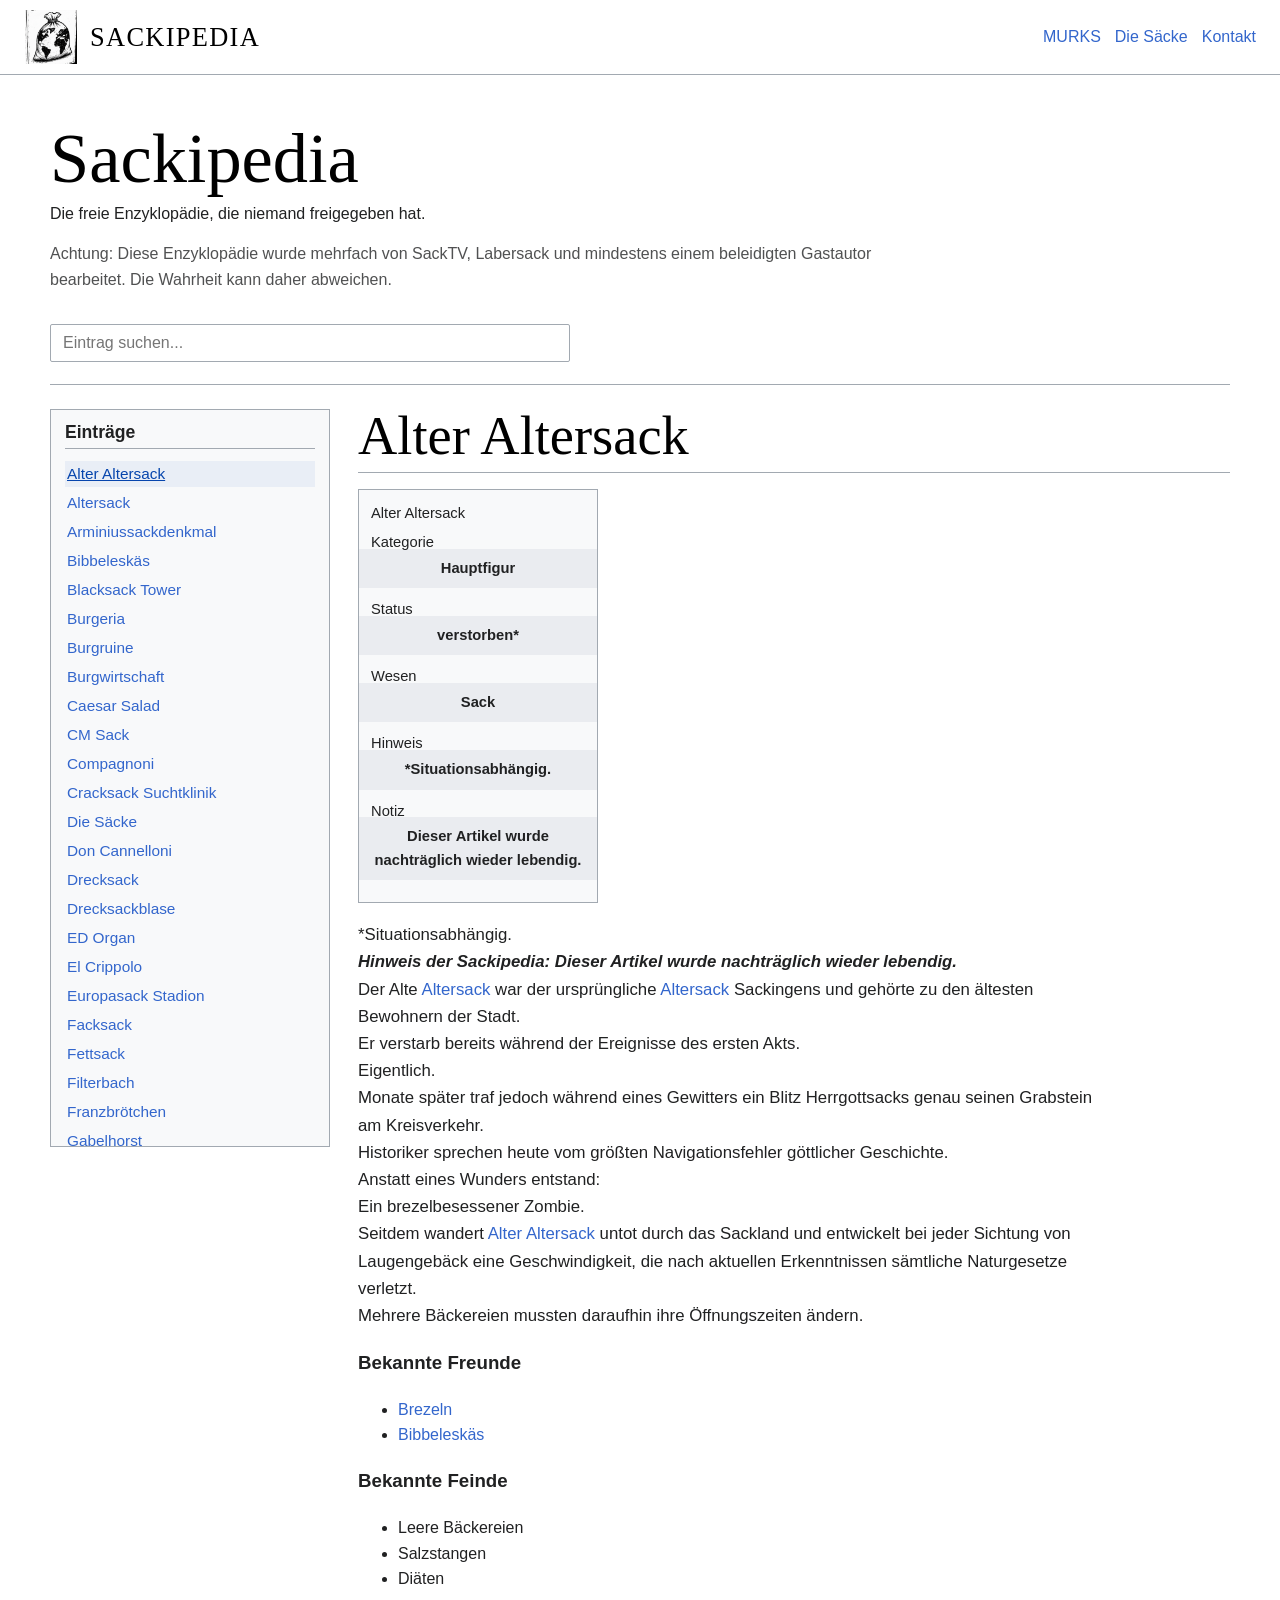
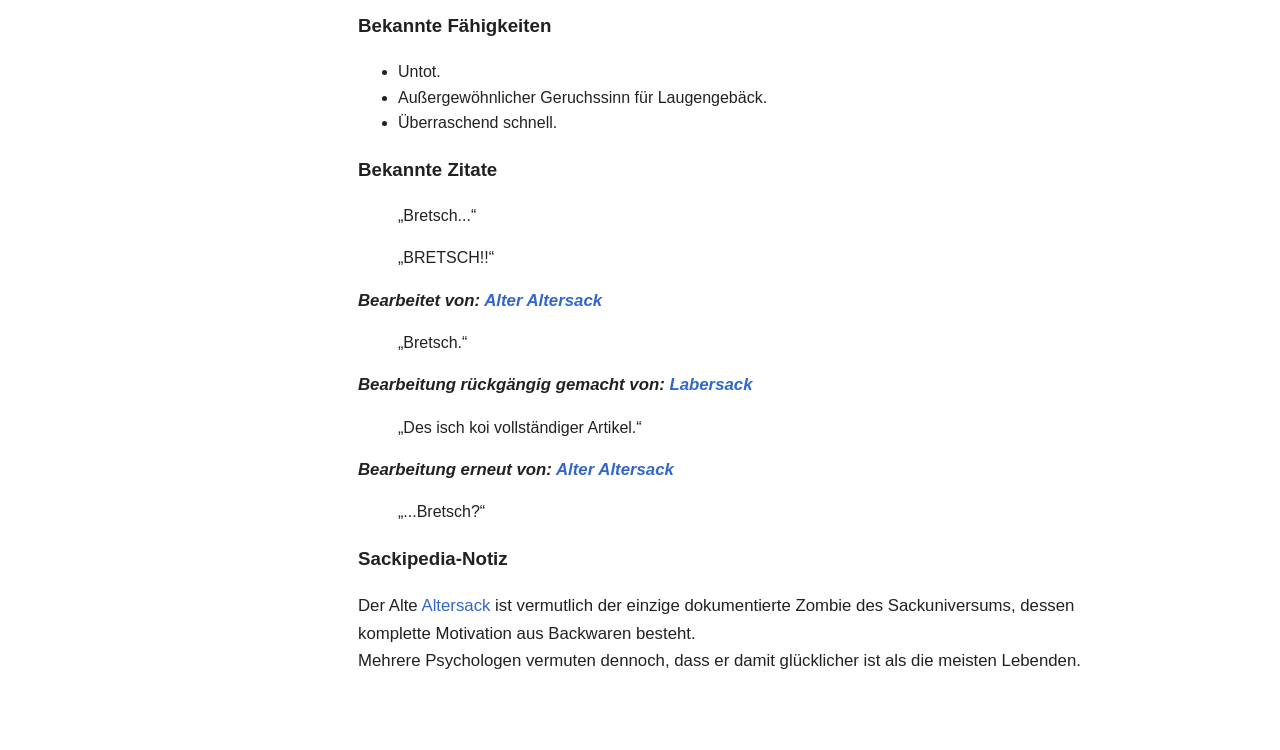
<file: sackipedia.html>
<!DOCTYPE html>

<html lang="de">
<head>
<meta charset="utf-8"/>
<meta content="width=device-width, initial-scale=1.0" name="viewport"/>
<title>Sackipedia · MURKS</title>
<meta content="Sackipedia – die freie Enzyklopädie, die niemand freigegeben hat." name="description"/>
<link href="style.css" rel="stylesheet"/>
<style>/* SACKIPEDIA FINAL MICROFIX: INFOBOX ABOVE TEXT */
.wiki-article-header {
  display: block !important;
}
.wiki-article-header .wiki-infobox {
  float: none !important;
  width: 240px !important;
  max-width: 100% !important;
  margin: 10px 0 18px 0 !important;
  display: block !important;
}
.wiki-article-body {
  clear: both !important;
}</style></head>
<body class="wiki-body">
<header class="wiki-topbar">
<a class="wiki-wordmark" href="index.html#sackipedia-gate">
<img alt="Sackipedia Sackglobus" src="assets/sackipedia-globe.png"/>
<span>SACKIPEDIA</span>
</a>
<nav>
<a href="index.html">MURKS</a>
<a href="index.html#die-saecke">Die Säcke</a>
<a href="index.html#kontakt">Kontakt</a>
</nav>
</header>
<main class="sackipedia-page">
<section class="wiki-hero">
<h1>Sackipedia</h1>
<p>Die freie Enzyklopädie, die niemand freigegeben hat.</p>
<p class="wiki-warning">Achtung: Diese Enzyklopädie wurde mehrfach von SackTV, Labersack und mindestens einem beleidigten Gastautor bearbeitet. Die Wahrheit kann daher abweichen.</p>
<input class="wiki-search" id="wikiSearch" placeholder="Eintrag suchen..." type="search"/>
</section>
<div class="wiki-layout">
<aside class="wiki-sidebar">
<h2>Einträge</h2>
<div class="wiki-entry-list"><button class="wiki-entry-link" data-target="alter-altersack" type="button">Alter Altersack</button>
<button class="wiki-entry-link" data-target="altersack" type="button">Altersack</button>
<button class="wiki-entry-link" data-target="arminiussackdenkmal" type="button">Arminiussackdenkmal</button>
<button class="wiki-entry-link" data-target="bibbeleskaes" type="button">Bibbeleskäs</button>
<button class="wiki-entry-link" data-target="blacksack-tower" type="button">Blacksack Tower</button>
<button class="wiki-entry-link" data-target="burgeria" type="button">Burgeria</button>
<button class="wiki-entry-link" data-target="burgruine" type="button">Burgruine</button>
<button class="wiki-entry-link" data-target="burgwirtschaft" type="button">Burgwirtschaft</button>
<button class="wiki-entry-link" data-target="caesar-salad" type="button">Caesar Salad</button>
<button class="wiki-entry-link" data-target="cm-sack" type="button">CM Sack</button>
<button class="wiki-entry-link" data-target="compagnoni" type="button">Compagnoni</button>
<button class="wiki-entry-link" data-target="cracksack-suchtklinik" type="button">Cracksack Suchtklinik</button>
<button class="wiki-entry-link" data-target="die-saecke" type="button">Die Säcke</button>
<button class="wiki-entry-link" data-target="don-cannelloni" type="button">Don Cannelloni</button>
<button class="wiki-entry-link" data-target="drecksack" type="button">Drecksack</button>
<button class="wiki-entry-link" data-target="drecksackblase" type="button">Drecksackblase</button>
<button class="wiki-entry-link" data-target="ed-organ" type="button">ED Organ</button>
<button class="wiki-entry-link" data-target="el-crippolo" type="button">El Crippolo</button>
<button class="wiki-entry-link" data-target="europasack-stadion" type="button">Europasack Stadion</button>
<button class="wiki-entry-link" data-target="facksack" type="button">Facksack</button>
<button class="wiki-entry-link" data-target="fettsack" type="button">Fettsack</button>
<button class="wiki-entry-link" data-target="filterbach" type="button">Filterbach</button>
<button class="wiki-entry-link" data-target="franzbroetchen" type="button">Franzbrötchen</button>
<button class="wiki-entry-link" data-target="gabelhorst" type="button">Gabelhorst</button>
<button class="wiki-entry-link" data-target="george-sack-sack-martin" type="button">George Sack Sack Martin</button>
<button class="wiki-entry-link" data-target="green-sack" type="button">Green Sack</button><button class="wiki-entry-link" data-target="gruener-heckensackritter" type="button">Grüner Heckensackritter</button>
<button class="wiki-entry-link" data-target="gruselwald" type="button">Gruselwald</button>
<button class="wiki-entry-link" data-target="heiliger-strohsack" type="button">Heiliger Strohsack</button>
<button class="wiki-entry-link" data-target="heimatsack" type="button">Heimatsack</button>
<button class="wiki-entry-link" data-target="herrgottsack" type="button">Herrgottsack</button>
<button class="wiki-entry-link" data-target="herzog-de-sack-ratte" type="button">Herzog de Sack Ratte</button>
<button class="wiki-entry-link" data-target="herzog-de-sack-schlange" type="button">Herzog de Sack Schlange</button>
<button class="wiki-entry-link" data-target="herzog-de-sack-schwein" type="button">Herzog de Sack Schwein</button>
<button class="wiki-entry-link" data-target="herzog-de-sack-wolf" type="button">Herzog de Sack Wolf</button>
<button class="wiki-entry-link" data-target="ironia-gym" type="button">Ironia Gym</button>
<button class="wiki-entry-link" data-target="kacken" type="button">Kacken</button>
<button class="wiki-entry-link" data-target="kacken-open-sack" type="button">KACKEN OPEN SACK</button>
<button class="wiki-entry-link" data-target="kackolina" type="button">Kackolina</button>
<button class="wiki-entry-link" data-target="kacksack" type="button">Kacksack</button>
<button class="wiki-entry-link" data-target="kamel" type="button">KAMEL</button>
<button class="wiki-entry-link" data-target="kamel-brueder" type="button">KAMEL-Brüder</button>
<button class="wiki-entry-link" data-target="karl-kojote" type="button">Karl Kojote</button>
<button class="wiki-entry-link" data-target="labersack" type="button">Labersack</button>
<button class="wiki-entry-link" data-target="labertante" type="button">Labertante</button>
<button class="wiki-entry-link" data-target="lacksack" type="button">Lacksack</button>
<button class="wiki-entry-link" data-target="le-burg" type="button">Le Burg</button>
<button class="wiki-entry-link" data-target="lucky-sack" type="button">Lucky Sack</button>
<button class="wiki-entry-link" data-target="loeffingen" type="button">Löffingen</button>
<button class="wiki-entry-link" data-target="macsack" type="button">MacSack</button>
<button class="wiki-entry-link" data-target="neuer-altersack" type="button">Neuer Altersack</button>
<button class="wiki-entry-link" data-target="old-shatterhemd" type="button">Old Shatterhemd</button>
<button class="wiki-entry-link" data-target="parmesanengel" type="button">Parmesanengel</button>
<button class="wiki-entry-link" data-target="parmesanorden" type="button">Parmesanorden</button>
<button class="wiki-entry-link" data-target="pasteria" type="button">Pasteria</button>
<button class="wiki-entry-link" data-target="piesack" type="button">Piesack</button>
<button class="wiki-entry-link" data-target="plappersack" type="button">Plappersack</button>
<button class="wiki-entry-link" data-target="quasselsack" type="button">Quasselsack</button>
<button class="wiki-entry-link" data-target="roemerlager" type="button">Römerlager</button>
<button class="wiki-entry-link" data-target="sack-ohne-namen" type="button">Sack ohne Namen</button>
<button class="wiki-entry-link" data-target="sackbody" type="button">Sackbody</button>
<button class="wiki-entry-link" data-target="sackbolika" type="button">Sackbolika</button>
<button class="wiki-entry-link" data-target="sackboeser-sackwolf" type="button">Sackböser Sackwolf</button>
<button class="wiki-entry-link" data-target="sackfurt" type="button">Sackfurt</button>
<button class="wiki-entry-link" data-target="sackgesicht" type="button">Sackgesicht</button>
<button class="wiki-entry-link" data-target="sackhenker" type="button">Sackhenker</button>
<button class="wiki-entry-link" data-target="sackhormontas" type="button">Sackhormontas</button>
<button class="wiki-entry-link" data-target="sackina" type="button">Sackina</button>
<button class="wiki-entry-link" data-target="sackingen" type="button">Sackingen</button>
<button class="wiki-entry-link" data-target="sackinger-friedhof" type="button">Sackinger Friedhof</button>
<button class="wiki-entry-link" data-target="sackinger-marktplatz" type="button">Sackinger Marktplatz</button>
<button class="wiki-entry-link" data-target="sackinger-rathaus" type="button">Sackinger Rathaus</button>
<button class="wiki-entry-link" data-target="sackinger-sackloch" type="button">Sackinger Sackloch</button>
<button class="wiki-entry-link" data-target="sackloch" type="button">Sackloch</button>
<button class="wiki-entry-link" data-target="sackmurks" type="button">SackMURKS</button>
<button class="wiki-entry-link" data-target="sackpissdamm" type="button">Sackpissdamm</button>
<button class="wiki-entry-link" data-target="sacksack" type="button">Sacksack</button>
<button class="wiki-entry-link" data-target="sacksee" type="button">Sacksee</button>
<button class="wiki-entry-link" data-target="sacktv" type="button">SackTV</button>
<button class="wiki-entry-link" data-target="sackunzels-turm" type="button">Sackunzels Turm</button>
<button class="wiki-entry-link" data-target="sackus-pilates" type="button">Sackus Pilates</button>
<button class="wiki-entry-link" data-target="san-parmella" type="button">San Parmella</button>
<button class="wiki-entry-link" data-target="santa-sackina" type="button">Santa Sackina</button>
<button class="wiki-entry-link" data-target="schnattersack" type="button">Schnattersack</button>
<button class="wiki-entry-link" data-target="schwafelsack" type="button">Schwafelsack</button>
<button class="wiki-entry-link" data-target="schwarzer-sackritter" type="button">Schwarzer Sackritter</button>
<button class="wiki-entry-link" data-target="schwefelsack" type="button">Schwefelsack</button>
<button class="wiki-entry-link" data-target="schweizer-kaese" type="button">Schweizer Käse</button>
<button class="wiki-entry-link" data-target="schwobeseggel" type="button">Schwobeseggel</button>
<button class="wiki-entry-link" data-target="schwobeseggels-identitaetsdieb" type="button">Schwobeseggels Identitätsdieb</button>
<button class="wiki-entry-link" data-target="schwobeseppel" type="button">Schwobeseppel</button>
<button class="wiki-entry-link" data-target="spaghetti" type="button">Spaghetti</button>
<button class="wiki-entry-link" data-target="steven-spielsack" type="button">Steven Spielsack</button>
<button class="wiki-entry-link" data-target="strassburger" type="button">Straßburger</button>
<button class="wiki-entry-link" data-target="stuhlingen" type="button">Stuhlingen</button>
<button class="wiki-entry-link" data-target="stuhlinger-zoo" type="button">Stuhlinger Zoo</button>
<button class="wiki-entry-link" data-target="saeckin" type="button">Säckin</button>
<button class="wiki-entry-link" data-target="the-good-the-bad-and-the-junkie-sack" type="button">The Good, The Bad and The Junkie Sack</button>
<button class="wiki-entry-link" data-target="tonningen" type="button">Tonningen</button>
<button class="wiki-entry-link" data-target="vadersack" type="button">Vadersack</button>
<button class="wiki-entry-link" data-target="veggie-saggy" type="button">Veggie Saggy</button>
<button class="wiki-entry-link" data-target="von-saecken-und-saecken-die-kaputtgehen" type="button">Von Säcken und Säcken, die kaputtgehen</button>

<button class="wiki-entry-link" data-target="weisse-sackwanderer" type="button">Weiße Sackwanderer</button>
<button class="wiki-entry-link" data-target="white-knight" type="button">White Knight</button>
<button class="wiki-entry-link" data-target="winneschuh" type="button">Winneschuh</button>
<button class="wiki-entry-link" data-target="wladi-wodka" type="button">Wladi Wodka</button><button class="wiki-entry-link" data-target="der-rote-baum" type="button">Der Rote Baum</button></div>
</aside>
<section class="wiki-content" id="wikiContent">
<article class="wiki-article active" data-title="altersack" id="altersack">
<header class="wiki-article-header">
<h2>Altersack</h2>
<aside class="wiki-infobox">
<div class="wiki-infobox-title">Altersack</div>
<div class="wiki-info-row"><span>Kategorie</span><strong>Hauptfigur</strong></div><div class="wiki-info-row"><span>Status</span><strong>dokumentiert</strong></div>
</aside>
</header>
<div class="wiki-article-body">
<p><a class="wiki-link" data-wiki-target="altersack" href="#altersack">Altersack</a> behauptet, früher sei alles besser gewesen. Seine Erinnerungen sind stark verhandelbar.</p>
</div>
</article>
<article class="wiki-article" data-title="arminiussackdenkmal" id="arminiussackdenkmal">
<header class="wiki-article-header">
<h2>Arminiussackdenkmal</h2>
<aside class="wiki-infobox">
<div class="wiki-infobox-title">Arminiussackdenkmal</div>
<div class="wiki-info-row"><span>Kategorie</span><strong>Denkmal</strong></div><div class="wiki-info-row"><span>Status</span><strong>dokumentiert</strong></div>
</aside>
</header>
<div class="wiki-article-body">
<p>Das <a class="wiki-link" data-wiki-target="arminiussackdenkmal" href="#arminiussackdenkmal">Arminiussackdenkmal</a> erinnert an Heldentum, Mythos und die Frage, wer eigentlich entscheidet, was Geschichte ist.</p>
</div>
</article>
<article class="wiki-article" data-title="blacksack tower" id="blacksack-tower">
<header class="wiki-article-header">
<h2>Blacksack Tower</h2>
<aside class="wiki-infobox">
<div class="wiki-infobox-title">Blacksack Tower</div>
<div class="wiki-info-row"><span>Kategorie</span><strong>Gebäude</strong></div><div class="wiki-info-row"><span>Status</span><strong>dokumentiert</strong></div>
</aside>
</header>
<div class="wiki-article-body">
<p>Der schwarze Turm in <a class="wiki-link" data-wiki-target="sackingen" href="#sackingen">Sackingen</a>. Machtzentrum, Symbol und später nicht immer so stabil, wie er gern wirkt.</p>
</div>
</article>
<article class="wiki-article" data-title="bundessackland sacken" id="bundessackland-sacken">
<header class="wiki-article-header">
<h2>Bundessackland SACKEN</h2>
<aside class="wiki-infobox">
<div class="wiki-infobox-title">Bundessackland SACKEN</div>
<div class="wiki-info-row"><span>Kategorie</span><strong>Ort</strong></div><div class="wiki-info-row"><span>Status</span><strong>dokumentiert</strong></div>
</aside>
</header>
<div class="wiki-article-body">
<p>Das <a class="wiki-link" data-wiki-target="bundessackland-sacken" href="#bundessackland-sacken">Bundessackland <a class="wiki-link" data-wiki-target="sacken" href="#sacken">SACKEN</a></a> ist Herkunftsraum der zahlreichen SACKEN-Verwandtschaft von Lacksack und Absack.</p>
</div>
</article>
<article class="wiki-article" data-title="burgeria" id="burgeria">
<header class="wiki-article-header">
<h2>Burgeria</h2>
<aside class="wiki-infobox">
<div class="wiki-infobox-title">Burgeria</div>
<div class="wiki-info-row"><span>Kategorie</span><strong>Ort</strong></div><div class="wiki-info-row"><span>Status</span><strong>dokumentiert</strong></div>
</aside>
</header>
<div class="wiki-article-body">
<p><a class="wiki-link" data-wiki-target="burgeria" href="#burgeria">Burgeria</a> war eine ehemalige Fast-Food-Großmacht und Herkunftsort von <a class="wiki-link" data-wiki-target="el-crippolo" href="#el-crippolo">EL CRIPPOLO</a>.</p>
</div>
</article>
<article class="wiki-article" data-title="burgruine" id="burgruine">
<header class="wiki-article-header">
<h2>Burgruine</h2>
<aside class="wiki-infobox">
<div class="wiki-infobox-title">Burgruine</div>
<div class="wiki-info-row"><span>Kategorie</span><strong>Ort</strong></div><div class="wiki-info-row"><span>Status</span><strong>dokumentiert</strong></div>
</aside>
</header>
<div class="wiki-article-body">
<p>Die <a class="wiki-link" data-wiki-target="burgruine" href="#burgruine">Burgruine</a> steht für Vergangenheit, Verfall und die überraschende Stabilität kaputter Dinge.</p>
</div>
</article>
<article class="wiki-article" data-title="burgwirtschaft" id="burgwirtschaft">
<header class="wiki-article-header">
<h2>Burgwirtschaft</h2>
<aside class="wiki-infobox">
<div class="wiki-infobox-title">Burgwirtschaft</div>
<div class="wiki-info-row"><span>Kategorie</span><strong>Ort</strong></div><div class="wiki-info-row"><span>Status</span><strong>dokumentiert</strong></div>
</aside>
</header>
<div class="wiki-article-body">
<p>Die <a class="wiki-link" data-wiki-target="burgwirtschaft" href="#burgwirtschaft">Burgwirtschaft</a> verbindet Gastro, Vergangenheit und Dinge, die irgendwann kaputtgehen.</p>
</div>
</article>
<article class="wiki-article" data-title="caesar salad" id="caesar-salad">
<header class="wiki-article-header">
<h2>Caesar Salad</h2>
<aside class="wiki-infobox">
<div class="wiki-infobox-title">Caesar Salad</div>
<div class="wiki-info-row"><span>Kategorie</span><strong>Römer</strong></div><div class="wiki-info-row"><span>Status</span><strong>dokumentiert</strong></div>
</aside>
</header>
<div class="wiki-article-body">
<p><a class="wiki-link" data-wiki-target="caesar-salad" href="#caesar-salad">Caesar Salad</a> ist römische Autorität mit Salatproblem.</p>
</div>
</article>
<article class="wiki-article" data-title="cm sack" id="cm-sack">
<header class="wiki-article-header">
<h2>CM Sack</h2>
<aside class="wiki-infobox">
<div class="wiki-infobox-title">CM Sack</div>
<div class="wiki-info-row"><span>Kategorie</span><strong>Figur</strong></div><div class="wiki-info-row"><span>Status</span><strong>dokumentiert</strong></div>
</aside>
</header>
<div class="wiki-article-body">
<p><a class="wiki-link" data-wiki-target="cm-sack" href="#cm-sack">CM Sack</a> ist bisher nur unzureichend dokumentiert. Sackipedia vermutet eine Verbindung zu Maß, Größenwahn oder beidem.</p>
</div>
</article>
<article class="wiki-article" data-title="compagnoni" id="compagnoni">
<header class="wiki-article-header">
<h2>Compagnoni</h2>
<aside class="wiki-infobox">
<div class="wiki-infobox-title">Compagnoni</div>
<div class="wiki-info-row"><span>Kategorie</span><strong>Römer</strong></div><div class="wiki-info-row"><span>Status</span><strong>dokumentiert</strong></div>
</aside>
</header>
<div class="wiki-article-body">
<p><a class="wiki-link" data-wiki-target="compagnoni" href="#compagnoni">Compagnoni</a> ist Gläubiger, Verfolger und Beweis dafür, dass auch kleine Beträge in <a class="wiki-link" data-wiki-target="pasteria" href="#pasteria">Pasteria</a> große Konflikte auslösen können.</p>
</div>
</article>
<article class="wiki-article" data-title="cracksack suchtklinik" id="cracksack-suchtklinik">
<header class="wiki-article-header">
<h2>Cracksack Suchtklinik</h2>
<aside class="wiki-infobox">
<div class="wiki-infobox-title">Cracksack Suchtklinik</div>
<div class="wiki-info-row"><span>Kategorie</span><strong>Ort</strong></div><div class="wiki-info-row"><span>Status</span><strong>dokumentiert</strong></div>
</aside>
</header>
<div class="wiki-article-body">
<p>Die <a class="wiki-link" data-wiki-target="cracksack-suchtklinik" href="#cracksack-suchtklinik">Cracksack Suchtklinik</a> gehört zur späteren Entwicklung des Universums und verbindet Satire mit echten Bruchstellen.</p>
</div>
</article>
<article class="wiki-article" data-title="der rote baum" id="der-rote-baum">
<header class="wiki-article-header">
<h2>Der Rote Baum</h2>
<aside class="wiki-infobox">
<div class="wiki-infobox-title">Der Rote Baum</div>
<div class="wiki-info-row"><span>Kategorie</span><strong>Ort / Symbol</strong></div><div class="wiki-info-row"><span>Status</span><strong>dokumentiert</strong></div>
</aside>
</header>
<div class="wiki-article-body">
<p><a class="wiki-link" data-wiki-target="der-rote-baum" href="#der-rote-baum">Der Rote Baum</a> ist ein Symbol aus der Ritterlinie des Sackuniversums und Gegnergeschichte des Schwarzen Sackritters.</p>
</div>
</article>
<article class="wiki-article" data-title="drecksack" id="drecksack">
<header class="wiki-article-header">
<h2>Drecksack</h2>
<aside class="wiki-infobox">
<div class="wiki-infobox-title">Drecksack</div>
<div class="wiki-info-row"><span>Kategorie</span><strong>Hauptfigur</strong></div><div class="wiki-info-row"><span>Status</span><strong>dokumentiert</strong></div><div class="wiki-info-row"><span>Wesen</span><strong>Sack</strong></div>
</aside>
</header>
<div class="wiki-article-body">
<p><a class="wiki-link" data-wiki-target="drecksack" href="#drecksack">Drecksack</a> stammt ursprünglich aus <a class="wiki-link" data-wiki-target="tonningen" href="#tonningen">Tonningen</a>. Sein Vater kam von dort, war eine Tonne und ist tot. Seine Mutter lebt in <a class="wiki-link" data-wiki-target="sackingen" href="#sackingen">Sackingen</a> und ist eine <a class="wiki-link" data-wiki-target="saeckin" href="#saeckin">Säckin</a>. Seine Herkunft zwischen Tonne und Sack erklärt vieles. Entschuldigt aber nicht alles.</p>
</div>
</article>
<article class="wiki-article" data-title="drecksackblase" id="drecksackblase">
<header class="wiki-article-header">
<h2>Drecksackblase</h2>
<aside class="wiki-infobox">
<div class="wiki-infobox-title">Drecksackblase</div>
<div class="wiki-info-row"><span>Kategorie</span><strong>Phänomen</strong></div><div class="wiki-info-row"><span>Status</span><strong>dokumentiert</strong></div>
</aside>
</header>
<div class="wiki-article-body">
<p>Die <a class="wiki-link" data-wiki-target="drecksackblase" href="#drecksackblase">Drecksackblase</a> beschreibt den Zustand, in dem <a class="wiki-link" data-wiki-target="drecksack" href="#drecksack">Drecksack</a> seine eigene toxische Logik für Realität hält.</p>
</div>
</article>
<article class="wiki-article" data-title="ed organ" id="ed-organ">
<header class="wiki-article-header">
<h2>ED Organ</h2>
<aside class="wiki-infobox">
<div class="wiki-infobox-title">ED Organ</div>
<div class="wiki-info-row"><span>Kategorie</span><strong>Politik</strong></div><div class="wiki-info-row"><span>Status</span><strong>dokumentiert</strong></div>
</aside>
</header>
<div class="wiki-article-body">
<p><a class="wiki-link" data-wiki-target="ed-organ" href="#ed-organ">ED Organ</a> ist eine fragwürdige politische Karriere auf zwei Beinen oder etwas, das so tut.</p>
</div>
</article>
<article class="wiki-article" data-title="el crippolo" id="el-crippolo">
<header class="wiki-article-header">
<h2>EL CRIPPOLO</h2>
<aside class="wiki-infobox">
<div class="wiki-infobox-title">EL CRIPPOLO</div><div class="wiki-info-row"><span>Kategorie</span><strong>Hauptfigur</strong></div><div class="wiki-info-row"><span>Status</span><strong>dokumentiert</strong></div><div class="wiki-info-row"><span>Wesen</span><strong>Fuchs</strong></div>
</aside>
</header>
<div class="wiki-article-body">
<p class="wiki-note"><strong><em>Hinweis der Sackipedia: Dieser Artikel enthält Spoiler zu mehreren Western, einem Krieg, mindestens zwei Liebesgeschichten und einem sehr unglücklichen Labrador.</em></strong></p>
<p><a class="wiki-link" data-wiki-target="el-crippolo" href="#el-crippolo">EL CRIPPOLO</a> gilt als einer der bedeutendsten Helden des Sackuniversums und war bereits Teil der Geschichte, bevor <a class="wiki-link" data-wiki-target="sackingen" href="#sackingen">Sackingen</a> überhaupt existierte. Seine Abenteuer bildeten ursprünglich den Abschluss von The Good, The Bad and The Junkie Sack und gelten heute als einer der Grundsteine, auf denen später das gesamte Sackuniversum stand.</p>
<p>Aus diesem Grund wird <a class="wiki-link" data-wiki-target="el-crippolo" href="#el-crippolo">EL CRIPPOLO</a> häufig als Splitter Labersacks bezeichnet. Gemeinsam mit <a class="wiki-link" data-wiki-target="spaghetti" href="#spaghetti">Spaghetti</a> trägt er Erinnerungen, Gedanken und Konflikte seines Erzählers in sich, ohne sich dessen zunächst bewusst zu sein.</p>
<p>Geboren wurde <a class="wiki-link" data-wiki-target="el-crippolo" href="#el-crippolo">EL CRIPPOLO</a> in <a class="wiki-link" data-wiki-target="burgeria" href="#burgeria">Burgeria</a>, einer ehemaligen Fast-Food-Großmacht, die nach dem Zusammenbruch der Burgerwirtschaft in Anarchie versank. Dort entwickelte er sich wider Willen zu einer Westernlegende. Da sich <a class="wiki-link" data-wiki-target="burgeria" href="#burgeria">Burgeria</a> keine Filmrechte mehr leisten konnte, begann man irgendwann einfach, EL CRIPPOLOs Alltag zu filmen und als Kinofilm zu verkaufen.</p>
<p>Bis heute glaubt <a class="wiki-link" data-wiki-target="el-crippolo" href="#el-crippolo">EL CRIPPOLO</a> deshalb, dass sämtliche Ereignisse seines Lebens völlig normal gewesen seien.</p>
<p>Der Erfolg überraschte vor allem ihn selbst.</p>
<p>Während <a class="wiki-link" data-wiki-target="burgeria" href="#burgeria">Burgeria</a> den Film kaum beachtete, entwickelte sich <a class="wiki-link" data-wiki-target="el-crippolo" href="#el-crippolo">EL CRIPPOLO</a> in <a class="wiki-link" data-wiki-target="sackingen" href="#sackingen">Sackingen</a> zum gefeierten Kulthelden. Dort erhielt er später sogar einen eigenen Stern auf dem Sack of Fame.</p>
<h3>Bekannte Beziehungen</h3>
<p><a class="wiki-link" data-wiki-target="el-crippolo" href="#el-crippolo">EL CRIPPOLO</a> ist bis heute der einzige bekannte Fuchs, der gleichzeitig nicht genau weiß, worauf oder auf wen er eigentlich steht.</p>
<p>Während seiner Reise begegnete er zunächst Sackhormontas, der Hüterin des Alten Sackes. Sie brachte ihm bei, dass nicht jede Frage eine Schublade braucht und man Identität manchmal eher findet, wenn man aufhört, sie ständig zu suchen.</p>
<p>Später lernte er Heiligen Strohsack kennen. Dessen Absturz aus dem Himmel begann versehentlich durch einen Schuss EL CRIPPOLOs und entwickelte sich anschließend zu einer der ungewöhnlichsten Liebesgeschichten der bekannten Sackgeschichte.</p>
<p>Bis heute gilt <a class="wiki-link" data-wiki-target="el-crippolo" href="#el-crippolo">EL CRIPPOLO</a> deshalb als offen bisexuell.</p>
<p>Er selbst bezeichnet das lieber als:</p>
<blockquote>„Kompliziert.“</blockquote>
<h3>Bekannte Feinde</h3>
<p>Die Nikotin-Bärenlady</p>
<p>Kojoten</p>
<p>Schuldgefühle</p>
<p>Leere Zigarettenschachteln</p>
<p>Vor allem die legendäre Nikotin-Bärenlady verfolgt <a class="wiki-link" data-wiki-target="el-crippolo" href="#el-crippolo">EL CRIPPOLO</a> bis heute. Auslöser war eine kurzfristige Zigarettenknappheit, die bei ihr zu einem Zustand führte, den Wissenschaftler inzwischen als tabakinduzierte Naturkatastrophe beschreiben.</p>
<h3>Historische Ereignisse</h3>
<p><a class="wiki-link" data-wiki-target="el-crippolo" href="#el-crippolo">EL CRIPPOLO</a> erschoss während des Burgeria-Konflikts den Labrador Companero. Obwohl die Tat später als militärisch notwendig bewertet wurde, verfolgt sie ihn bis heute. Ebenso war er am Tod von <a class="wiki-link" data-wiki-target="fettsack" href="#fettsack">Fettsack</a> beteiligt, dessen Verlust <a class="wiki-link" data-wiki-target="sackingen" href="#sackingen">Sackingen</a> nachhaltig veränderte. Für drei Tage.</p>
<p>Während des sogenannten Disclosure Day sammelte <a class="wiki-link" data-wiki-target="el-crippolo" href="#el-crippolo">EL CRIPPOLO</a> gemeinsam mit <a class="wiki-link" data-wiki-target="sack-ohne-namen" href="#sack-ohne-namen">Sack ohne Namen</a> und Sackbody sämtliche verfügbaren Westernhelden des Sackuniversums, um <a class="wiki-link" data-wiki-target="sackingen" href="#sackingen">Sackingen</a> gegen die Schurkenallianz zu verteidigen.</p>
<p>Gemeinsam mit <a class="wiki-link" data-wiki-target="gabelhorst" href="#gabelhorst">Gabelhorst</a> gehörte er außerdem zeitweise zur Dorfwache von <a class="wiki-link" data-wiki-target="sackingen" href="#sackingen">Sackingen</a>.</p>
<h3>Bekannte Fähigkeiten</h3>
<p>Außergewöhnlich guter Revolverschütze.</p>
<p>Kann mit Dynamit nahezu jedes Problem lösen.</p>
<p>Besitzt eine bemerkenswert hohe Schmerztoleranz.</p>
<p>Überlebt statistisch deutlich mehr Explosionen als medizinisch vertretbar wäre.</p>
<p>Erkennt Kojoten zuverlässig als Kojoten.</p>
<h3>Bekannte Zitate</h3>
<blockquote>„I bin koi Kojote.“</blockquote>
<blockquote>„Vielleicht bin i einfach <a class="wiki-link" data-wiki-target="el-crippolo" href="#el-crippolo">EL CRIPPOLO</a>.“</blockquote>
<blockquote>„Kei Gefängnis. Kei Problem.“</blockquote>
<blockquote>„Reicht aber.“</blockquote>
<p class="wiki-edit-line"><strong><em>Bearbeitet von: <a class="wiki-link" data-wiki-target="el-crippolo" href="#el-crippolo">EL CRIPPOLO</a></em></strong></p>
<blockquote>„<a class="wiki-link" data-wiki-target="fettsack" href="#fettsack">Fettsack</a> hot zuerst blöd gschaut. Habs so gmacht wie de Spielsack gsagt hett.“</blockquote>
<p class="wiki-edit-line"><strong><em>Bearbeitung rückgängig gemacht von: <a class="wiki-link" data-wiki-target="steven-spielsack" href="#steven-spielsack">Steven Spielsack</a></em></strong></p>
<blockquote>„Diese Darstellung entspricht nicht den Ereignissen des Films. Horrendous.“</blockquote>
<p class="wiki-edit-line"><strong><em>Bearbeitung erneut rückgängig gemacht von: <a class="wiki-link" data-wiki-target="el-crippolo" href="#el-crippolo">EL CRIPPOLO</a></em></strong></p>
</div>
</article>
<article class="wiki-article" data-title="europasack stadion" id="europasack-stadion">
<header class="wiki-article-header">
<h2>Europasack Stadion</h2>
<aside class="wiki-infobox">
<div class="wiki-infobox-title">Europasack Stadion</div>
<div class="wiki-info-row"><span>Kategorie</span><strong>Ort</strong></div><div class="wiki-info-row"><span>Status</span><strong>dokumentiert</strong></div>
</aside>
</header>
<div class="wiki-article-body">
<p>Das <a class="wiki-link" data-wiki-target="europasack-stadion" href="#europasack-stadion">Europasack Stadion</a> ist Sportstätte, Großprojekt und wahrscheinlich zu teuer gewesen.</p>
</div>
</article>
<article class="wiki-article" data-title="facksack" id="facksack">
<header class="wiki-article-header">
<h2>Facksack</h2>
<aside class="wiki-infobox">
<div class="wiki-infobox-title">Facksack</div>
<div class="wiki-info-row"><span>Kategorie</span><strong>Hauptfigur</strong></div><div class="wiki-info-row"><span>Status</span><strong>dokumentiert</strong></div>
</aside>
</header>
<div class="wiki-article-body">
<p><a class="wiki-link" data-wiki-target="facksack" href="#facksack">Facksack</a> war ursprünglich <a class="wiki-link" data-wiki-target="santa-sackina" href="#santa-sackina">Santa <a class="wiki-link" data-wiki-target="sackina" href="#sackina">Sackina</a></a>. Ihre Entwicklung gehört zu den zentralen Verwandlungen im Sackuniversum.</p>
</div>
</article>
<article class="wiki-article" data-title="fettsack" id="fettsack">
<header class="wiki-article-header">
<h2>Fettsack</h2>
<aside class="wiki-infobox">
<div class="wiki-infobox-title">Fettsack</div>
<div class="wiki-info-row"><span>Kategorie</span><strong>Hauptfigur</strong></div><div class="wiki-info-row"><span>Status</span><strong>dokumentiert</strong></div>
</aside>
</header>
<div class="wiki-article-body">
<p><a class="wiki-link" data-wiki-target="fettsack" href="#fettsack">Fettsack</a> ist keine Pointe, sondern eine Figur über Selbstbild, Scham und den Wunsch, endlich anders gesehen zu werden.</p>
</div>
</article>
<article class="wiki-article" data-title="filterbach" id="filterbach">
<header class="wiki-article-header">
<h2>Filterbach</h2>
<aside class="wiki-infobox">
<div class="wiki-infobox-title">Filterbach</div>
<div class="wiki-info-row"><span>Kategorie</span><strong>Ort</strong></div><div class="wiki-info-row"><span>Status</span><strong>dokumentiert</strong></div>
</aside>
</header>
<div class="wiki-article-body">
<p><a class="wiki-link" data-wiki-target="filterbach" href="#filterbach">Filterbach</a> ist ein Ort, an dem Dinge gefiltert werden.</p>
</div>
</article>
<article class="wiki-article" data-title="franzbrötchen" id="franzbroetchen">
<header class="wiki-article-header">
<h2>Franzbrötchen</h2>
<aside class="wiki-infobox">
<div class="wiki-infobox-title">Franzbrötchen</div>
<div class="wiki-info-row"><span>Kategorie</span><strong>Figur</strong></div><div class="wiki-info-row"><span>Status</span><strong>dokumentiert</strong></div>
</aside>
</header>
<div class="wiki-article-body">
<p><a class="wiki-link" data-wiki-target="franzbroetchen" href="#franzbroetchen">Franzbrötchen</a> ist süß, verdreht und wahrscheinlich gefährlicher, als es aussieht.</p>
</div>
</article>
<article class="wiki-article" data-title="gabelhorst" id="gabelhorst">
<header class="wiki-article-header">
<h2>Gabelhorst</h2>
<aside class="wiki-infobox">
<div class="wiki-infobox-title">Gabelhorst</div><div class="wiki-info-row"><span>Kategorie</span><strong>Hauptfigur</strong></div><div class="wiki-info-row"><span>Wesen</span><strong>Kuchengabel auf Sackkörper</strong></div><div class="wiki-info-row"><span>Beruf</span><strong>Unbekannt</strong></div><div class="wiki-info-row"><span>Wohnort</span><strong>ehemals</strong></div>
</aside>
</header>
<div class="wiki-article-body">
<h3>Kurzbeschreibung</h3>
<p><a class="wiki-link" data-wiki-target="gabelhorst" href="#gabelhorst">Gabelhorst</a> war viele Jahre mit <a class="wiki-link" data-wiki-target="piesack" href="#piesack">Piesack</a> zusammen.</p>
<p>Er beendete die Beziehung.</p>
<p>Später stellte er fest, dass dies möglicherweise die schlechteste Entscheidung seines Lebens gewesen war.</p>
<p>Seitdem versucht er, diesen Umstand durch Muskelaufbau zu kompensieren.</p>
<p>Mit überschaubarem Erfolg.</p>
<h3>Geschichte</h3>
<p>Nach der Trennung von <a class="wiki-link" data-wiki-target="piesack" href="#piesack">Piesack</a> begann <a class="wiki-link" data-wiki-target="gabelhorst" href="#gabelhorst">Gabelhorst</a> seine persönliche Selbstoptimierungsphase.</p>
<p>Dazu gehörten unter anderem:</p>
<p>Fitnessstudio</p>
<p>Proteinshakes</p>
<p>Podcasts über Männlichkeit</p>
<p>illegales <a class="wiki-link" data-wiki-target="sackbolika" href="#sackbolika">Sackbolika</a></p>
<p>Hassgedichte</p>
<p>Seine emotionale Entwicklung blieb dabei weitgehend unverändert.</p>
<h3>Sackbolika</h3>
<p><a class="wiki-link" data-wiki-target="sackbolika" href="#sackbolika">Sackbolika</a> ist ein im <a class="wiki-link" data-wiki-target="ironia-gym" href="#ironia-gym">Ironia Gym</a> verbreitetes Muskelpräparat.</p>
<p>Offiziell handelt es sich um Nahrungsergänzung.</p>
<p>Inoffiziell eher um Pferdeanabolika mit neuem Etikett.</p>
<p>Im <a class="wiki-link" data-wiki-target="ironia-gym" href="#ironia-gym">Ironia Gym</a> gilt bis heute der Leitsatz:</p>
<blockquote>„Des knallt brutal.“</blockquote>
<h3>Midlife-Crisis</h3>
<p>Historiker betrachten <a class="wiki-link" data-wiki-target="gabelhorst" href="#gabelhorst">Gabelhorst</a> als Lehrbuchbeispiel einer klassischen Sackinger Midlife-Crisis.</p>
<p>Anstatt seine Trauer zu verarbeiten, entwickelte er:</p>
<p>einen größeren Latissimus,</p>
<p>einen kleineren Wortschatz</p>
<p>und eine überraschend hohe Meinung über Proteinpulver.</p>
<p>Er wollte nicht traurig sein.</p>
<p>Er wollte gefährlich wirken.</p>
<p>Leider blieb er dabei hauptsächlich <a class="wiki-link" data-wiki-target="gabelhorst" href="#gabelhorst">Gabelhorst</a>.</p>
<h3>Verhältnis zu KAMEL</h3>
<p>Über längere Zeit war <a class="wiki-link" data-wiki-target="gabelhorst" href="#gabelhorst">Gabelhorst</a> überzeugt, <a class="wiki-link" data-wiki-target="kamel" href="#kamel">KAMEL</a> würde ständig sein Aussehen verändern.</p>
<p>Mal dichterer Bart.</p>
<p>Mal andere Nase.</p>
<p>Mal Goldkette.</p>
<p>Er hielt dies zunächst für Nebenwirkungen des Sackbolikas.</p>
<p>Erst später entdeckte er die Wahrheit:</p>
<p>Es existierte nicht der <a class="wiki-link" data-wiki-target="kamel" href="#kamel">KAMEL</a>.</p>
<p>Sondern eine komplette Familie.</p>
<p>Diese Erkenntnis löste bei <a class="wiki-link" data-wiki-target="gabelhorst" href="#gabelhorst">Gabelhorst</a> zunächst Wut aus.</p>
<p>Später etwas deutlich Schlimmeres.</p>
<p>Selbsterkenntnis.</p>
<h3>Selbsterkenntnis</h3>
<p>Nach mehreren Jahren fragte sich <a class="wiki-link" data-wiki-target="gabelhorst" href="#gabelhorst">Gabelhorst</a> zum ersten Mal:</p>
<p>„Was, wenn <a class="wiki-link" data-wiki-target="piesack" href="#piesack">Piesack</a> nie unglücklich mit sich war...</p>
<p>...sondern einfach nur unglücklich mit mir?“</p>
<p>Historiker betrachten diesen Gedanken als den emotional wichtigsten Moment seiner gesamten Biografie.</p>
<p>Nur wenige Sekunden später ergänzte <a class="wiki-link" data-wiki-target="gabelhorst" href="#gabelhorst">Gabelhorst</a> allerdings:</p>
<blockquote>„...aber wenigstens jetzt mit Latissimus.“</blockquote>
<p>Damit war das Gleichgewicht in <a class="wiki-link" data-wiki-target="sackingen" href="#sackingen">Sackingen</a> wiederhergestellt.</p>
<h3>Trivia</h3>
<p>Seine Proteinshakes verletzen regelmäßig mehrere Menschenrechte.</p>
<p>Er schreibt Gedichte ausschließlich nach gescheiterten Trainingseinheiten.</p>
<p>Er gehört zu den wenigen Figuren, die gleichzeitig tragisch und unfreiwillig komisch sind.</p>
<p>Bis heute ist ungeklärt, ob <a class="wiki-link" data-wiki-target="gabelhorst" href="#gabelhorst">Gabelhorst</a> jemals wirklich verstanden hat, warum <a class="wiki-link" data-wiki-target="piesack" href="#piesack">Piesack</a> ging.</p>
</div>
</article>
<article class="wiki-article" data-title="george sack sack martin" id="george-sack-sack-martin">
<header class="wiki-article-header">
<h2>George Sack Sack Martin</h2>
<aside class="wiki-infobox">
<div class="wiki-infobox-title">George Sack Sack Martin</div>
<div class="wiki-info-row"><span>Kategorie</span><strong>Meta</strong></div><div class="wiki-info-row"><span>Status</span><strong>dokumentiert</strong></div>
</aside>
</header>
<div class="wiki-article-body">
<p><a class="wiki-link" data-wiki-target="george-sack-sack-martin" href="#george-sack-sack-martin">George Sack Sack Martin</a> schreibt langsam, aber dafür sterben vermutlich genug Figuren.</p>
</div>
</article>
<article class="wiki-article" data-title="green sack" id="green-sack">
<header class="wiki-article-header">
<h2>Green Sack</h2>
<aside class="wiki-infobox">
<div class="wiki-infobox-title">Green Sack</div>
<div class="wiki-info-row"><span>Kategorie</span><strong>Musik</strong></div><div class="wiki-info-row"><span>Status</span><strong>dokumentiert</strong></div>
</aside>
</header>
<div class="wiki-article-body">
<p><a class="wiki-link" data-wiki-target="green-sack" href="#green-sack">Green Sack</a> ist eine musikalische Anspielung im Sackuniversum. Drei Akkorde, viel Gefühl, ausreichend Sackmist.</p>
</div>
</article>
<article class="wiki-article" data-title="gruselsackwald" id="gruselsackwald">
<header class="wiki-article-header">
<h2>Gruselsackwald</h2>
<aside class="wiki-infobox">
<div class="wiki-infobox-title">Gruselsackwald</div>
<div class="wiki-info-row"><span>Kategorie</span><strong>Ort</strong></div><div class="wiki-info-row"><span>Status</span><strong>dokumentiert</strong></div>
</aside>
</header>
<div class="wiki-article-body">
<p>Der <a class="wiki-link" data-wiki-target="gruselsackwald" href="#gruselsackwald">Gruselsackwald</a> ist düster, tief und voller Dinge, die man besser nicht mitnimmt.</p>
</div>
</article>
<article class="wiki-article" data-title="grüner heckensackritter" id="gruener-heckensackritter">
<header class="wiki-article-header">
<h2>Grüner Heckensackritter</h2>
<aside class="wiki-infobox">
<div class="wiki-infobox-title">Grüner Heckensackritter</div>
<div class="wiki-info-row"><span>Kategorie</span><strong>Figur</strong></div><div class="wiki-info-row"><span>Status</span><strong>dokumentiert</strong></div><div class="wiki-info-row"><span>Wesen</span><strong>Sack</strong></div></aside>
</header>
<div class="wiki-article-body">
<p class="wiki-note"><strong><em>Hinweis der Sackipedia: Dieser Artikel wurde seit mehreren Jahreszeiten ausschließlich mit Moos aktualisiert.</em></strong></p>
<p>Der Grüne Heckensackritter ist dieselbe Person wie <a class="wiki-link" data-wiki-target="white-knight" href="#white-knight">White Knight</a> und der Schwarze Sackritter.</p>
<p>Nach den Ereignissen um den Disclosure Day legte er seine Unsterblichkeit endgültig ab und wurde zum sterblichen Hüter des Waldes.</p>
<p>Seitdem beschützt er gemeinsam mit einer <a class="wiki-link" data-wiki-target="sack-for-future-saeckin" href="#sack-for-future-saeckin">Sack-for-Future-Säckin</a> die letzten Wälder Sackingens.</p>
<p>Er gilt als einer der wenigen Ritter, die ihre gesamte Charakterentwicklung tatsächlich abgeschlossen haben.</p>
<p>Während der Ereignisse um <a class="wiki-link" data-wiki-target="klaersack" href="#klaersack">Klärsack</a> stellte er sich diesem gemeinsam mit den Hütern des Waldes entgegen.</p>
<p>Der Ausgang gilt als Endpunkt seiner Geschichte.</p>
<h3>Bekannte Freunde</h3>
<p><a class="wiki-link" data-wiki-target="sack-for-future-saeckin" href="#sack-for-future-saeckin">Sack-for-Future-Säckin</a></p>
<p>Tiere des Waldes</p>
<p><a class="wiki-link" data-wiki-target="white-knight" href="#white-knight">White Knight</a> (früher)</p>
<p><a class="wiki-link" data-wiki-target="schwarzer-sackritter" href="#schwarzer-sackritter">Schwarzer Sackritter</a> (noch früher)</p>
<h3>Bekannte Feinde</h3>
<p><a class="wiki-link" data-wiki-target="klaersack" href="#klaersack">Klärsack</a></p>
<p>Waldrodung</p>
<p>Feuer</p>
<p>Plastik im Wald</p>
<p>Jägersäcke</p>
<h3>Bekannte Zitate</h3>
<blockquote>„Früher rettet i Prinzessinne.“</blockquote>
<blockquote>„Heit rett i Bäum.“</blockquote>
<blockquote>„Isch irgendwie sinnvoller.“</blockquote>
<p class="wiki-edit-line"><strong><em>Bearbeitet von: <a class="wiki-link" data-wiki-target="gruener-heckensackritter" href="#gruener-heckensackritter">Grüner Heckensackritter</a></em></strong></p>
<blockquote>„Wie pflanzet man ein Bild in dieses Zauberbuch?“</blockquote>
<p class="wiki-edit-line"><strong><em>Bearbeitung rückgängig gemacht von: <a class="wiki-link" data-wiki-target="sack-for-future-saeckin" href="#sack-for-future-saeckin">Sack-for-Future-Säckin</a></em></strong></p>
<blockquote>„Du musst auf ›Datei hochladen‹ klicken.“</blockquote>
</div>
</article>
<article class="wiki-article" data-title="heimatsack" id="heimatsack">
<header class="wiki-article-header">
<h2>Heimatsack</h2>
<aside class="wiki-infobox">
<div class="wiki-infobox-title">Heimatsack</div>
<div class="wiki-info-row"><span>Kategorie</span><strong>Hauptfigur</strong></div><div class="wiki-info-row"><span>Status</span><strong>dokumentiert</strong></div>
</aside>
</header>
<div class="wiki-article-body">
<p><a class="wiki-link" data-wiki-target="heimatsack" href="#heimatsack">Heimatsack</a> steht für Heimat, Zugehörigkeit und die gefährliche Frage, wem ein Ort eigentlich gehört.</p>
</div>
</article>
<article class="wiki-article" data-title="herrgottsack" id="herrgottsack">
<header class="wiki-article-header">
<h2>Herrgottsack</h2>
<aside class="wiki-infobox">
<div class="wiki-infobox-title">Herrgottsack</div><div class="wiki-info-row"><span>Kategorie</span><strong>Hauptfigur</strong></div><div class="wiki-info-row"><span>Wesen</span><strong>Sack</strong></div><div class="wiki-info-row"><span>Beruf</span><strong>Schöpfer, Bastler, Hobby-Erlöserentwickler</strong></div><div class="wiki-info-row"><span>Wohnort</span><strong>Sackhimmel über</strong></div>
</aside>
</header>
<div class="wiki-article-body">
<h3>Kurzbeschreibung</h3>
<p><a class="wiki-link" data-wiki-target="herrgottsack" href="#herrgottsack">Herrgottsack</a> gilt als Schöpfer der meisten bekannten Säckinnen und wohnt oberhalb von <a class="wiki-link" data-wiki-target="sackingen" href="#sackingen">Sackingen</a>. Obwohl er theoretisch über allen Säcken wacht, verbringt er den Großteil seiner Zeit damit, an neuen Versionen von SÄCKINA zu tüfteln. Seine aktuelle Entwicklung trägt den Arbeitstitel SÄCKINA 2.0.</p>
<p>Während <a class="wiki-link" data-wiki-target="herrgottsack" href="#herrgottsack">Herrgottsack</a> an immer besseren Erlöser-Säckinnen arbeitet, entwickelt sich <a class="wiki-link" data-wiki-target="sackingen" href="#sackingen">Sackingen</a> unten meist ohne nennenswerte göttliche Aufsicht weiter.</p>
<h3>Geschichte</h3>
<p>Über die Entstehung Herrgottsacks ist nur wenig bekannt.</p>
<p>Historiker vermuten, dass er bereits existierte, bevor <a class="wiki-link" data-wiki-target="sackingen" href="#sackingen">Sackingen</a> gegründet wurde.</p>
<p>Andere Historiker vermuten, dass er einfach nie aufgehört hat, an derselben Idee herumzubasteln.</p>
<p>Unstrittig ist lediglich, dass <a class="wiki-link" data-wiki-target="herrgottsack" href="#herrgottsack">Herrgottsack</a> seit sehr langer Zeit versucht, die perfekte <a class="wiki-link" data-wiki-target="saeckin" href="#saeckin">Säckin</a> zu erschaffen.</p>
<p>Mit bislang überschaubarem Erfolg.</p>
<h3>Persönlichkeit</h3>
<p><a class="wiki-link" data-wiki-target="herrgottsack" href="#herrgottsack">Herrgottsack</a> gilt als freundlich.</p>
<p>Geduldig.</p>
<p>Ruhig.</p>
<p>Und emotional ungefähr so erreichbar wie ein deutscher Behördenmitarbeiter am Freitagnachmittag.</p>
<p>Er wirkt nie böse.</p>
<p>Nur beschäftigt.</p>
<p>Viele Bewohner Sackingens beschreiben ihn als den Typ Vater, der dir niemals sagt, dass er stolz auf dich ist, dir aber nachts um 02:17 Uhr ungefragt einen Artikel mit dem Titel</p>
<blockquote>„7 Wege erfolgreicher zu werden“</blockquote>
<p>schickt.</p>
<h3>Verhältnis zu Sackingen</h3>
<p>Früher beteten viele Säcke regelmäßig zu <a class="wiki-link" data-wiki-target="herrgottsack" href="#herrgottsack">Herrgottsack</a>.</p>
<p>Heute passiert das nur noch</p>
<p>aus Gewohnheit,</p>
<p>aus Verzweiflung</p>
<p>oder ironisch.</p>
<p>Hilferufe werden grundsätzlich angenommen.</p>
<p>Eine Antwort erfolgt nach aktueller Schätzung innerhalb von drei bis fünf Sintfluten.</p>
<h3>Bekannte Projekte</h3>
<p>SÄCKINA</p>
<p>SANTA SACKINA</p>
<p>SÄCKINA 2.0</p>
<p>zahlreiche nie veröffentlichte Prototypen</p>
<p>Die genaue Zahl ist unbekannt.</p>
<p><a class="wiki-link" data-wiki-target="herrgottsack" href="#herrgottsack">Herrgottsack</a> spricht ungern über abgebrochene Versionen.</p>
<h3>Kritik</h3>
<p>Kritiker werfen <a class="wiki-link" data-wiki-target="herrgottsack" href="#herrgottsack">Herrgottsack</a> vor, <a class="wiki-link" data-wiki-target="sackingen" href="#sackingen">Sackingen</a> sich selbst überlassen zu haben.</p>
<p>Während unten</p>
<p>Beziehungen zerbrechen,</p>
<p>Säcke vereinsamen,</p>
<p><a class="wiki-link" data-wiki-target="kacksack" href="#kacksack">Kacksack</a> fremde Depressionen aufsaugt,</p>
<p><a class="wiki-link" data-wiki-target="drecksack" href="#drecksack">Drecksack</a> weiter eskaliert</p>
<p>und Lacksack vermutlich erneut versucht, einen Böller aus Bier und Unwissenheit zu bauen,</p>
<p>arbeitet <a class="wiki-link" data-wiki-target="herrgottsack" href="#herrgottsack">Herrgottsack</a> weiterhin konzentriert an SÄCKINA 2.0.</p>
<p>Er selbst bezeichnet diesen Zustand als:</p>
<blockquote>„Prioritäten setzen.“</blockquote>
<h3>Zitat</h3>
<blockquote>„Dein Hilferuf wurde erfolgreich eingereicht.
Voraussichtliche Bearbeitungszeit: drei bis fünf Sintfluten.“</blockquote>
<p>– automatisierte Antwort von Herrgottsacks Gebetsverwaltung</p>
<h3>Trivia</h3>
<p><a class="wiki-link" data-wiki-target="herrgottsack" href="#herrgottsack">Herrgottsack</a> wurde bislang noch nie wütend beobachtet.</p>
<p>Er beginnt regelmäßig neue Projekte, bevor die alten abgeschlossen sind.</p>
</div>
</article>
<article class="wiki-article" data-title="herzog de sack ratte" id="herzog-de-sack-ratte">
<header class="wiki-article-header">
<h2>Herzog de Sack Ratte</h2>
<aside class="wiki-infobox">
<div class="wiki-infobox-title">Herzog de Sack Ratte</div>
<div class="wiki-info-row"><span>Kategorie</span><strong>Herzog de Sack</strong></div><div class="wiki-info-row"><span>Status</span><strong>dokumentiert</strong></div><div class="wiki-info-row"><span>Wesen</span><strong>Ratte</strong></div>
</aside>
</header>
<div class="wiki-article-body">
<p>Die <a class="wiki-link" data-wiki-target="herzog-de-sack-ratte" href="#herzog-de-sack-ratte">Herzog de Sack Ratte</a> ist klein, schnell und grundsätzlich verdächtig.</p>
</div>
</article>
<article class="wiki-article" data-title="herzog de sack schlange" id="herzog-de-sack-schlange">
<header class="wiki-article-header">
<h2>Herzog de Sack Schlange</h2>
<aside class="wiki-infobox">
<div class="wiki-infobox-title">Herzog de Sack Schlange</div>
<div class="wiki-info-row"><span>Kategorie</span><strong>Herzog de Sack</strong></div><div class="wiki-info-row"><span>Status</span><strong>dokumentiert</strong></div><div class="wiki-info-row"><span>Wesen</span><strong>Schlange</strong></div>
</aside>
</header>
<div class="wiki-article-body">
<p>Die <a class="wiki-link" data-wiki-target="herzog-de-sack-schlange" href="#herzog-de-sack-schlange">Herzog de Sack Schlange</a> zischt, deutet und hat selten gute Absichten.</p>
</div>
</article>
<article class="wiki-article" data-title="herzog de sack schwein" id="herzog-de-sack-schwein">
<header class="wiki-article-header">
<h2>Herzog de Sack Schwein</h2>
<aside class="wiki-infobox">
<div class="wiki-infobox-title">Herzog de Sack Schwein</div>
<div class="wiki-info-row"><span>Kategorie</span><strong>Herzog de Sack</strong></div><div class="wiki-info-row"><span>Status</span><strong>dokumentiert</strong></div><div class="wiki-info-row"><span>Wesen</span><strong>Schwein</strong></div>
</aside>
</header>
<div class="wiki-article-body">
<p>Das <a class="wiki-link" data-wiki-target="herzog-de-sack-schwein" href="#herzog-de-sack-schwein">Herzog de Sack Schwein</a> trägt mehr Machtgier als Hygiene.</p>
</div>
</article>
<article class="wiki-article" data-title="herzog de sack wolf" id="herzog-de-sack-wolf">
<header class="wiki-article-header">
<h2>Herzog de Sack Wolf</h2>
<aside class="wiki-infobox">
<div class="wiki-infobox-title">Herzog de Sack Wolf</div>
<div class="wiki-info-row"><span>Kategorie</span><strong>Herzog de Sack</strong></div><div class="wiki-info-row"><span>Status</span><strong>dokumentiert</strong></div><div class="wiki-info-row"><span>Wesen</span><strong>Wolf</strong></div>
</aside>
</header>
<div class="wiki-article-body">
<p>Der <a class="wiki-link" data-wiki-target="herzog-de-sack-wolf" href="#herzog-de-sack-wolf">Herzog de Sack Wolf</a> ist eine klassische Bedrohung im Sackuniversum.</p>
</div>
</article>
<article class="wiki-article" data-title="ironia gym" id="ironia-gym">
<header class="wiki-article-header">
<h2>Ironia Gym</h2>
<aside class="wiki-infobox">
<div class="wiki-infobox-title">Ironia Gym</div>
<div class="wiki-info-row"><span>Kategorie</span><strong>Ort</strong></div><div class="wiki-info-row"><span>Status</span><strong>dokumentiert</strong></div>
</aside>
</header>
<div class="wiki-article-body">
<p>Das <a class="wiki-link" data-wiki-target="ironia-gym" href="#ironia-gym">Ironia Gym</a> ist Fitnessstudio, Sackbolika-Umschlagplatz und emotionale Ausweichbewegung mit Hanteln.</p>
</div>
</article>
<article class="wiki-article" data-title="kacken" id="kacken">
<header class="wiki-article-header">
<h2>Kacken</h2>
<aside class="wiki-infobox">
<div class="wiki-infobox-title">Kacken</div>
<div class="wiki-info-row"><span>Kategorie</span><strong>Ort</strong></div><div class="wiki-info-row"><span>Status</span><strong>dokumentiert</strong></div>
</aside>
</header>
<div class="wiki-article-body">
<p><a class="wiki-link" data-wiki-target="kacken" href="#kacken">Kacken</a> ist eine Stadt in Ost-Sackschland und Herkunftsort von <a class="wiki-link" data-wiki-target="kackolina" href="#kackolina">Kackolina</a>. Bekannt durch KACKEN OPEN SACK.</p>
</div>
</article>
<article class="wiki-article" data-title="kackolina" id="kackolina">
<header class="wiki-article-header">
<h2>Kackolina</h2>
<aside class="wiki-infobox">
<div class="wiki-infobox-title">Kackolina</div><div class="wiki-info-row"><span>Kategorie</span><strong>Hauptfigur</strong></div><div class="wiki-info-row"><span>Status</span><strong>dokumentiert</strong></div><div class="wiki-info-row"><span>Wesen</span><strong>Kot</strong></div>
</aside>
</header>
<div class="wiki-article-body">
<p class="wiki-note"><strong><em>Hinweis der Sackipedia: Mehrere ehemalige Partner lehnten eine Mitarbeit an diesem Artikel aus Selbstschutz ab.</em></strong></p>
<p><a class="wiki-link" data-wiki-target="kackolina" href="#kackolina">Kackolina</a> stammt ursprünglich aus <a class="wiki-link" data-wiki-target="kacken" href="#kacken">Kacken</a>, einer Stadt in Ost-Sackschland, die vor allem durch das jährlich stattfindende Heavy-Metal-Festival KACKEN OPEN SACK bekannt wurde. Heute lebt sie in <a class="wiki-link" data-wiki-target="stuhlingen" href="#stuhlingen">Stuhlingen</a>.</p>
<p>Sie gilt als eine der manipulativsten Persönlichkeiten Sackingens und besitzt die bemerkenswerte Fähigkeit, nahezu jede Situation so umzudeuten, dass am Ende grundsätzlich jemand anderes schuld ist.</p>
<p>Besonders bekannt wurde sie durch ihre Beziehung mit <a class="wiki-link" data-wiki-target="kacksack" href="#kacksack">Kacksack</a>, dessen Selbstwertgefühl sie über Monate hinweg systematisch in Einzelteile zerlegte. Fachleute sprechen heute vom sogenannten Kackolina-Effekt: Je länger man diskutiert, desto sicherer ist man sich, selbst das Problem zu sein.</p>
<p>Während andere Figuren aus Fehlern lernen, entwickelt <a class="wiki-link" data-wiki-target="kackolina" href="#kackolina">Kackolina</a> vor allem neue Argumente, warum ihre alten eigentlich gar keine waren.</p>
<p>Später gerät sie ausgerechnet an <a class="wiki-link" data-wiki-target="drecksack" href="#drecksack">Drecksack</a>.</p>
<p>Er ist der einzige Sack, der sie vollständig durchschaut.</p>
<p>Nach den Ereignissen um die Mülltonne lebt <a class="wiki-link" data-wiki-target="kackolina" href="#kackolina">Kackolina</a> schließlich wortwörtlich in Drecksacks Kopf weiter und gilt seither als dessen persönlicher Erzfeind, innere Stimme und vermutlich teuerste Altlast.</p>
<h3>Bekannte Fähigkeiten</h3>
<p>Gaslighting auf professionellem Niveau.</p>
<p>Kann jedes Streitgespräch gewinnen.</p>
<p>Benötigt durchschnittlich 14 Sekunden, um sich selbst zum Opfer zu erklären.</p>
<p>Außergewöhnlich hohe Charismawerte bei gleichzeitig erschreckend niedrigem Schuldbewusstsein.</p>
<h3>Bekannte Zitate</h3>
<blockquote>„Des hosch falsch verstande.“</blockquote>
<blockquote>„Jetzt übertreibsch aber.“</blockquote>
<blockquote>„I han des nie so gmeint.“</blockquote>
<p class="wiki-edit-line"><strong><em>Bearbeitet von: <a class="wiki-link" data-wiki-target="kackolina" href="#kackolina">Kackolina</a></em></strong></p>
<blockquote>„Des stimmt alles gar net.“</blockquote>
<p class="wiki-edit-line"><strong><em>Bearbeitung rückgängig gemacht von: <a class="wiki-link" data-wiki-target="kacksack" href="#kacksack">Kacksack</a></em></strong></p>
</div>
</article>
<article class="wiki-article" data-title="kacksack" id="kacksack">
<header class="wiki-article-header">
<h2>Kacksack</h2>
<aside class="wiki-infobox">
<div class="wiki-infobox-title">Kacksack</div>
<div class="wiki-info-row"><span>Kategorie</span><strong>Hauptfigur</strong></div><div class="wiki-info-row"><span>Status</span><strong>dokumentiert</strong></div><div class="wiki-info-row"><span>Wesen</span><strong>Sack</strong></div>
</aside>
</header>
<div class="wiki-article-body">
<p><a class="wiki-link" data-wiki-target="kacksack" href="#kacksack">Kacksack</a> war einmal ein glücklicher junger Sack. Der berühmte Haufen kam später.</p>
</div>
</article>
<article class="wiki-article" data-title="kamel" id="kamel">
<header class="wiki-article-header">
<h2>KAMEL</h2>
<aside class="wiki-infobox">
<div class="wiki-infobox-title">KAMEL</div>
<div class="wiki-info-row"><span>Kategorie</span><strong>Familie</strong></div><div class="wiki-info-row"><span>Status</span><strong>dokumentiert</strong></div>
</aside>
</header>
<div class="wiki-article-body">
<p><a class="wiki-link" data-wiki-target="kamel" href="#kamel">KAMEL</a> ist weniger eine einzelne Figur als ein ganzer Familienklan aus zwölf Brüdern, Kamel-Zigaretten und maximaler Gastfreundschaft.</p>
</div>
</article>
<article class="wiki-article" data-title="kamel-brüder" id="kamel-brueder">
<header class="wiki-article-header">
<h2>KAMEL-Brüder</h2>
<aside class="wiki-infobox">
<div class="wiki-infobox-title">KAMEL-Brüder</div>
<div class="wiki-info-row"><span>Kategorie</span><strong>Familie</strong></div><div class="wiki-info-row"><span>Status</span><strong>dokumentiert</strong></div>
</aside>
</header>
<div class="wiki-article-body">
<p>Die <a class="wiki-link" data-wiki-target="kamel-brueder" href="#kamel-brueder">KAMEL-Brüder</a> gehören zu den größten Familien Sackingens. Ihre Anzahl schwankt je nach Erzähler.</p>
</div>
</article>
<article class="wiki-article" data-title="karl kojote" id="karl-kojote">
<header class="wiki-article-header">
<h2>Karl Kojote</h2>
<aside class="wiki-infobox">
<div class="wiki-infobox-title">Karl Kojote</div>
<div class="wiki-info-row"><span>Kategorie</span><strong>Western</strong></div><div class="wiki-info-row"><span>Status</span><strong>dokumentiert</strong></div>
</aside>
</header>
<div class="wiki-article-body">
<p><a class="wiki-link" data-wiki-target="karl-kojote" href="#karl-kojote">Karl Kojote</a> gehört zur Wüsten- und Westernlinie des Sackuniversums.</p>
</div>
</article>
<article class="wiki-article" data-title="klitschsack-brüder" id="klitschsack-brueder">
<header class="wiki-article-header">
<h2>Klitschsack-Brüder</h2>
<aside class="wiki-infobox">
<div class="wiki-infobox-title">Klitschsack-Brüder</div>
<div class="wiki-info-row"><span>Kategorie</span><strong>Figuren</strong></div><div class="wiki-info-row"><span>Status</span><strong>dokumentiert</strong></div>
</aside>
</header>
<div class="wiki-article-body">
<p>Die <a class="wiki-link" data-wiki-target="klitschsack-brueder" href="#klitschsack-brueder">Klitschsack-Brüder</a> waren zwei disziplinierte, unabhängige Boxsäcke und zentrale Gegner von <a class="wiki-link" data-wiki-target="wladi-wodka" href="#wladi-wodka">Wladi Wodka</a>.</p>
</div>
</article>
<article class="wiki-article" data-title="klärsack" id="klaersack">
<header class="wiki-article-header">
<h2>Klärsack</h2>
<aside class="wiki-infobox">
<div class="wiki-infobox-title">Klärsack</div>
<div class="wiki-info-row"><span>Kategorie</span><strong>Figur</strong></div><div class="wiki-info-row"><span>Status</span><strong>dokumentiert</strong></div>
</aside>
</header>
<div class="wiki-article-body">
<p><a class="wiki-link" data-wiki-target="klaersack" href="#klaersack">Klärsack</a> gehört zu den Gegnern des Grünen Heckensackritters und steht für alles, was der Wald nicht bestellt hat.</p>
</div>
</article>
<article class="wiki-article" data-title="labersack" id="labersack">
<header class="wiki-article-header">
<h2>Labersack</h2>
<aside class="wiki-infobox">
<div class="wiki-infobox-title">Labersack</div><div class="wiki-info-row"><span>Kategorie</span><strong>Hauptfigur</strong></div><div class="wiki-info-row"><span>Status</span><strong>dokumentiert</strong></div><div class="wiki-info-row"><span>Wesen</span><strong>Sack</strong></div>
</aside>
</header>
<div class="wiki-article-body">
<p class="wiki-note"><strong><em>Hinweis der Sackipedia: Dieser Artikel wurde mehrfach bearbeitet. Die Inhalte entsprechen möglicherweise nicht dem aktuellen Stand der Geschichte.</em></strong></p>
<p><a class="wiki-link" data-wiki-target="labersack" href="#labersack">Labersack</a> ist Erzähler, Autor und unfreiwilliger Bewohner außerhalb der Geschichte von Die Säcke. Er gilt als Schöpfer Sackingens und ist Gründer des Verlags SackMURKS. Aus seiner Feder stammen unter anderem die Werke The Good, The Bad and The Junkie Sack, Von Säcken und Säcken, die kaputtgehen sowie die Comicreihe Die Säcke.</p>
<p>Eigentlich wollte <a class="wiki-link" data-wiki-target="labersack" href="#labersack">Labersack</a> seine Vergangenheit lediglich aufarbeiten, analysieren und anschließend endgültig ins Regal stellen. Stattdessen entwickelte seine Geschichte ein Eigenleben. Figuren begannen selbst Entscheidungen zu treffen, Kapitel widersprachen ihrem Erzähler und irgendwann musste <a class="wiki-link" data-wiki-target="labersack" href="#labersack">Labersack</a> feststellen, dass seine eigene Welt längst ohne ihn weitergewachsen war.</p>
<p>Charakterlich gilt <a class="wiki-link" data-wiki-target="labersack" href="#labersack">Labersack</a> als kreativ, chaotisch und außergewöhnlich empathisch. Gleichzeitig neigt er dazu, sich in Ideen, Projekten und neuen Geschichten zu verlieren. Seine größte Stärke ist seine Fantasie. Seine größte Schwäche ebenfalls.</p>
<p>Besonders empfindlich reagiert <a class="wiki-link" data-wiki-target="labersack" href="#labersack">Labersack</a> auf Eingriffe in seine Geschichte. Mehrfach wurde beobachtet, wie er dabei kurzfristig narzisstische Züge entwickelte und lautstark erklärte:</p>
<blockquote>„MEI GSCHICHT BLEIBT, WIE SE ISCH!“</blockquote>
<p>Während der sogenannten Disclosure-Day-Krise verlor <a class="wiki-link" data-wiki-target="labersack" href="#labersack">Labersack</a> zeitweise die Kontrolle über sein eigenes Universum. Mehrere Figuren erlangten ein Eigenleben, wodurch erstmals die Frage entstand, wem eine Geschichte eigentlich gehört, sobald sie erzählt wurde.</p>
<h3>Bekannte Fähigkeiten</h3>
<p>Erzählt Geschichten.</p>
<p>Kann begrenzt in seine eigene Geschichte eingreifen.</p>
<p>Schreibt gelegentlich spontan Seile, Dynamit oder andere erzählerische Notlösungen.</p>
<p>Gerät unter Stress regelmäßig in schwere Schreibblockaden.</p>
<h3>Bekannte Feinde</h3>
<p><a class="wiki-link" data-wiki-target="altersack" href="#altersack">Altersack</a></p>
<p><a class="wiki-link" data-wiki-target="sackgesicht" href="#sackgesicht">Sackgesicht</a></p>
<p>Der innere Perfektionismus</p>
<p>Leere Word-Dokumente</p>
<h3>Bekannte Zitate</h3>
<blockquote>„MEI GSCHICHT BLEIBT, WIE SE ISCH!“</blockquote>
<blockquote>„Des war eigentlich ganz anders geplant.“</blockquote>
<blockquote>„Sackscheiße.“</blockquote>
<p class="wiki-edit-line"><strong><em>Bearbeitet von: <a class="wiki-link" data-wiki-target="labersack" href="#labersack">Labersack</a> – vor 2 Minuten</em></strong></p>
<p class="wiki-edit-line"><strong><em>Bearbeitung rückgängig gemacht von: <a class="wiki-link" data-wiki-target="sackgesicht" href="#sackgesicht">Sackgesicht</a></em></strong></p>
<blockquote>„<a class="wiki-link" data-wiki-target="labersack" href="#labersack">Labersack</a> isch in Wahrheit bloß a heuchlerischer Aufmerksamkeitssack mit Hauptfigurensyndrom. Schreibt über Freiheit und kontrolliert trotzdem jede Figur. Außerdem frisst'r heimlich Fastfood bei <a class="wiki-link" data-wiki-target="macsack" href="#macsack">MacSack</a> und nennt des dann Gesellschaftskritik. Lächerlich.“</blockquote>
<p class="wiki-edit-line"><strong><em>Bearbeitung erneut rückgängig gemacht von: <a class="wiki-link" data-wiki-target="labersack" href="#labersack">Labersack</a></em></strong></p>
</div>
</article>
<article class="wiki-article" data-title="labertante" id="labertante">
<header class="wiki-article-header">
<h2>Labertante</h2>
<aside class="wiki-infobox">
<div class="wiki-infobox-title">Labertante</div>
<div class="wiki-info-row"><span>Kategorie</span><strong>Gast-Erzählerin</strong></div><div class="wiki-info-row"><span>Status</span><strong>dokumentiert</strong></div>
</aside>
</header>
<div class="wiki-article-body">
<p><a class="wiki-link" data-wiki-target="labertante" href="#labertante">Labertante</a> ist ein möglicher Erzählername für Gastautorinnen.</p>
</div>
</article>
<article class="wiki-article" data-title="lacksack &amp; absack" id="lacksack-und-absack">
<header class="wiki-article-header">
<h2>Lacksack &amp; Absack</h2>
<aside class="wiki-infobox">
<div class="wiki-infobox-title">Lacksack &amp; Absack</div><div class="wiki-info-row"><span>Kategorie</span><strong>Hauptfiguren</strong></div><div class="wiki-info-row"><span>Status</span><strong>dokumentiert</strong></div><div class="wiki-info-row"><span>Wesen</span><strong>Säcke</strong></div>
</aside>
</header>
<div class="wiki-article-body">
<p class="wiki-note"><strong><em>Hinweis der Sackipedia: Dieser Artikel wurde während seiner Erstellung mehrfach durch Lösungsmitteldämpfe beeinflusst.</em></strong></p>
<p>Lacksack und Absack sind Brüder und gelten als unzertrennlich. Wo der eine auftaucht, steht der andere meistens schon daneben und fragt, ob noch irgendwo Sackbier ist.</p>
<p>Die beiden lebten viele Jahre gemeinsam in einer kleinen WG im Zentrum Sackingens. Nach mehreren Mietrückständen, einem missglückten Lackexperiment und einer überraschenden Erbschaft zogen sie schließlich auf den alten Familienhof mitten im Sackgruseligen Sackwald.</p>
<p>Dort renovieren sie bis heute.</p>
<p>Historiker gehen inzwischen davon aus, dass sie weniger renovieren als darüber reden.</p>
<p>Besonders bekannt wurden die Brüder durch ihre außergewöhnlich große Verwandtschaft.</p>
<p>Die sogenannten <a class="wiki-link" data-wiki-target="sacken" href="#sacken">SACKEN</a>.</p>
<p>Mehrere hundert blau gefärbte Cousins, Onkel, Tanten und entfernte Verwandte gelten als außergewöhnlich loyal. Sobald einer der Brüder pfeift, dauert es durchschnittlich drei Minuten, bis irgendwo ein Transporter mit weiteren SACKSEN vorfährt.</p>
<p>Die genaue Einwohnerzahl des Bundessacklands <a class="wiki-link" data-wiki-target="sacken" href="#sacken">SACKEN</a> ist bis heute unbekannt.</p>
<p>Niemand hat es jemals geschafft, alle gleichzeitig nüchtern anzutreffen.</p>
<p>Während Lacksack überzeugt ist, dass nahezu sämtliche bedeutenden Bauwerke der Geschichte von Blechsack-Aliens errichtet wurden, versucht Absack seit Jahren vergeblich, seinen Bruder wieder etwas näher an die Realität zu bringen.</p>
<p>Mit mäßigem Erfolg.</p>
<h3>Bekannte Freunde</h3>
<p><a class="wiki-link" data-wiki-target="white-knight" href="#white-knight">White Knight</a></p>
<p><a class="wiki-link" data-wiki-target="gruener-heckensackritter" href="#gruener-heckensackritter">Grüner Heckensackritter</a></p>
<p>Die <a class="wiki-link" data-wiki-target="sacken" href="#sacken">SACKEN</a></p>
<h3>Bekannte Feinde</h3>
<p>Nüchternheit</p>
<p><a class="wiki-link" data-wiki-target="schwarzer-sackritter" href="#schwarzer-sackritter">Schwarzer Sackritter</a></p>
<p>Klare Beweise</p>
<p>Leitern beim Dachdecken</p>
<h3>Bekannte Fähigkeiten</h3>
<p>Improvisieren.</p>
<p>Renovieren.</p>
<p>Lack trinken.</p>
<p>Bier trinken.</p>
<p>Cousins organisieren.</p>
<p>Über alles staunen.</p>
<p>Gröhlen.</p>
<h3>Bekannte Zitate</h3>
<p>Lacksack: „Des isch doch au koi Zufall.“</p>
<p>Absack: „Des isch au koi Beweis.“</p>
<p>Lacksack: „Doch.“</p>
<p>Absack: „Nei.“</p>
<p class="wiki-edit-line"><strong><em>Bearbeitet von: Lacksack</em></strong></p>
<blockquote>„D'Pyramide henn übrigens net d'Ägyptersäck baut. Des ware Blechsack-Aliens. I han Beweise.“</blockquote>
<p class="wiki-edit-line"><strong><em>Bearbeitet von: Absack</em></strong></p>
<blockquote>„Jo? Dann lad se halt mol hoch, du Schwurbelsack ;-)“</blockquote>
<p class="wiki-edit-line"><strong><em>Bearbeitet von: Lacksack</em></strong></p>
<blockquote>„Geht grad net. WLAN spinnt.“</blockquote>
<p class="wiki-edit-line"><strong><em>Bearbeitet von: Absack</em></strong></p>
<blockquote>„Klar.“</blockquote>
<p class="wiki-edit-line"><strong><em>Bearbeitet von: Lacksack</em></strong></p>
<blockquote>„Außerdem isch dr Mondsack hohl.“</blockquote>
<p class="wiki-edit-line"><strong><em>Bearbeitet von: Absack</em></strong></p>
<blockquote>„Ey. Suff ned so viel Lack, Kerle.“</blockquote>
<p class="wiki-edit-line"><strong><em>Bearbeitet von: Lacksack</em></strong></p>
<blockquote>„Des isch Forschungsarbeit.“</blockquote>
<p class="wiki-edit-line"><strong><em>Bearbeitet von: Absack</em></strong></p>
<blockquote>„Des isch Baumarkt.“</blockquote>
<h3>Sackipedia-Notiz</h3>
<p>Der Schwarze Sackritter kaufte über Jahre hinweg regelmäßig schwarzen Lack bei den Brüdern, um seine Rüstung zu pflegen.</p>
<p>Als er später als <a class="wiki-link" data-wiki-target="white-knight" href="#white-knight">White Knight</a> vollständig weiß lackiert wieder erschien, erkannten ihn beide nicht.</p>
<p>Stattdessen drückte ihm Absack zwanzig Flyer einer Selbsthilfegruppe gegen Lösungsmittel- und Alkoholabhängigkeit in die Hand.</p>
<p><a class="wiki-link" data-wiki-target="white-knight" href="#white-knight">White Knight</a> erschien tatsächlich irgendwann zum Treffen.</p>
<p>Allerdings ausschließlich, um Notizen darüber anzufertigen, wie sich suchtkranke Säcke leichter manipulieren ließen.</p>
<p>Die Gruppe sprach anschließend von einem „schwierigen Erstkontakt“.</p>
<p>Lacksack erkannte darin trotzdem einen Therapieerfolg.</p>
</div>
</article>
<article class="wiki-article" data-title="le burg" id="le-burg">
<header class="wiki-article-header">
<h2>Le Burg</h2>
<aside class="wiki-infobox">
<div class="wiki-infobox-title">Le Burg</div>
<div class="wiki-info-row"><span>Kategorie</span><strong>Ort</strong></div><div class="wiki-info-row"><span>Status</span><strong>dokumentiert</strong></div>
</aside>
</header>
<div class="wiki-article-body">
<p>Die <a class="wiki-link" data-wiki-target="burgruine" href="#burgruine">Burgruine</a> über <a class="wiki-link" data-wiki-target="sackingen" href="#sackingen">Sackingen</a>. Historisch, dramatisch und auffällig oft Schauplatz schlechter Entscheidungen.</p>
</div>
</article>
<article class="wiki-article" data-title="lucky sack" id="lucky-sack">
<header class="wiki-article-header">
<h2>Lucky Sack</h2>
<aside class="wiki-infobox">
<div class="wiki-infobox-title">Lucky Sack</div>
<div class="wiki-info-row"><span>Kategorie</span><strong>Western</strong></div><div class="wiki-info-row"><span>Status</span><strong>dokumentiert</strong></div>
</aside>
</header>
<div class="wiki-article-body">
<p><a class="wiki-link" data-wiki-target="lucky-sack" href="#lucky-sack">Lucky Sack</a> hat Glück. Ob verdient, ist ungeklärt.</p>
</div>
</article>
<article class="wiki-article" data-title="löffingen" id="loeffingen">
<header class="wiki-article-header">
<h2>Löffingen</h2>
<aside class="wiki-infobox">
<div class="wiki-infobox-title">Löffingen</div>
<div class="wiki-info-row"><span>Kategorie</span><strong>Ort</strong></div><div class="wiki-info-row"><span>Status</span><strong>dokumentiert</strong></div>
</aside>
</header>
<div class="wiki-article-body">
<p><a class="wiki-link" data-wiki-target="loeffingen" href="#loeffingen">Löffingen</a> ist Wohnort früher Beziehungsgeschichten und ein Ort, an dem Besteck emotional überfordert sein kann.</p>
</div>
</article>
<article class="wiki-article" data-title="macsack" id="macsack">
<header class="wiki-article-header">
<h2>MacSack</h2>
<aside class="wiki-infobox">
<div class="wiki-infobox-title">MacSack</div>
<div class="wiki-info-row"><span>Kategorie</span><strong>Wirtschaft</strong></div><div class="wiki-info-row"><span>Status</span><strong>dokumentiert</strong></div>
</aside>
</header>
<div class="wiki-article-body">
<p><a class="wiki-link" data-wiki-target="macsack" href="#macsack">MacSack</a> steht für Fast Food, Konsum und die Frage, warum alles immer nach mehr schmecken soll.</p>
</div>
</article>
<article class="wiki-article" data-title="neuer altersack" id="neuer-altersack">
<header class="wiki-article-header">
<h2>Neuer Altersack</h2>
<aside class="wiki-infobox">
<div class="wiki-infobox-title">Neuer Altersack</div>
<div class="wiki-info-row"><span>Kategorie</span><strong>Figur</strong></div><div class="wiki-info-row"><span>Status</span><strong>dokumentiert</strong></div>
</aside>
</header>
<div class="wiki-article-body">
<p>Der neue <a class="wiki-link" data-wiki-target="altersack" href="#altersack">Altersack</a> beweist, dass jede Generation irgendwann behauptet, die nächste sei schlimmer.</p>
</div>
</article>
<article class="wiki-article" data-title="old shatterhemd" id="old-shatterhemd">
<header class="wiki-article-header">
<h2>Old Shatterhemd</h2>
<aside class="wiki-infobox">
<div class="wiki-infobox-title">Old Shatterhemd</div>
<div class="wiki-info-row"><span>Kategorie</span><strong>Western</strong></div><div class="wiki-info-row"><span>Status</span><strong>dokumentiert</strong></div>
</aside>
</header>
<div class="wiki-article-body">
<p><a class="wiki-link" data-wiki-target="old-shatterhemd" href="#old-shatterhemd">Old Shatterhemd</a> trägt Abenteuer, Staub und vermutlich ein sehr müdes Oberteil.</p>
</div>
</article>
<article class="wiki-article" data-title="pasteria" id="pasteria">
<header class="wiki-article-header">
<h2>Pasteria</h2>
<aside class="wiki-infobox">
<div class="wiki-infobox-title">Pasteria</div>
<div class="wiki-info-row"><span>Kategorie</span><strong>Ort</strong></div><div class="wiki-info-row"><span>Status</span><strong>dokumentiert</strong></div>
</aside>
</header>
<div class="wiki-article-body">
<p><a class="wiki-link" data-wiki-target="pasteria" href="#pasteria">Pasteria</a> ist Herkunftsort von <a class="wiki-link" data-wiki-target="spaghetti" href="#spaghetti">Spaghetti</a> und <a class="wiki-link" data-wiki-target="don-cannelloni" href="#don-cannelloni">Don Cannelloni</a>. Heute ist der Ort vor allem für sein Hausverbot bekannt.</p>
</div>
</article>
<article class="wiki-article" data-title="piesack" id="piesack">
<header class="wiki-article-header">
<h2>Piesack</h2>
<aside class="wiki-infobox">
<div class="wiki-infobox-title">Piesack</div><div class="wiki-info-row"><span>Kategorie</span><strong>Hauptfigur</strong></div><div class="wiki-info-row"><span>Status</span><strong>lebend</strong></div><div class="wiki-info-row"><span>Wesen</span><strong>Torte auf Sackkörper</strong></div><div class="wiki-info-row"><span>Beruf</span><strong>Unbekannt</strong></div>
</aside>
</header>
<div class="wiki-article-body">
<h3>Kurzbeschreibung</h3>
<p><a class="wiki-link" data-wiki-target="piesack" href="#piesack">Piesack</a> gehört zu den bekanntesten Figuren Sackingens.</p>
<p>Auf den ersten Blick wirkt sie unnahbar.</p>
<p>Auf den zweiten merkt man:</p>
<p>Sie ist einfach nur müde.</p>
<p>Viele Säcke halten ihr berühmtes Resting-Bitchface für Arroganz.</p>
<p>Die meisten, die sie kennenlernen, stellen später fest, dass sie eigentlich außergewöhnlich freundlich ist.</p>
<h3>Geschichte</h3>
<p><a class="wiki-link" data-wiki-target="piesack" href="#piesack">Piesack</a> lebte viele Jahre mit <a class="wiki-link" data-wiki-target="gabelhorst" href="#gabelhorst">Gabelhorst</a> in <a class="wiki-link" data-wiki-target="loeffingen" href="#loeffingen">Löffingen</a> zusammen.</p>
<p>Er verließ sie schließlich ohne große Erklärung.</p>
<p>Jahre später bereute er die Trennung.</p>
<p><a class="wiki-link" data-wiki-target="piesack" href="#piesack">Piesack</a> nicht.</p>
<p>Nach der Trennung begann sie langsam wieder zu leben.</p>
<p>Während <a class="wiki-link" data-wiki-target="gabelhorst" href="#gabelhorst">Gabelhorst</a> versuchte, sich neu zu erfinden, lernte <a class="wiki-link" data-wiki-target="piesack" href="#piesack">Piesack</a> <a class="wiki-link" data-wiki-target="kamel" href="#kamel">KAMEL</a> kennen.</p>
<p>Später stellte sich heraus, dass es nicht den Kamel gab.</p>
<p>Sondern zwölf.</p>
<h3>Die KAMEL-Brüder</h3>
<p>Die <a class="wiki-link" data-wiki-target="kamel-brueder" href="#kamel-brueder">KAMEL-Brüder</a> gehören zu den größten Familien Sackingens.</p>
<p>Bekannte Mitglieder sind unter anderem:</p>
<p>Al Kamel</p>
<p>Ali Kamel</p>
<p>Kamel Light</p>
<p>Kamel Menthol</p>
<p>Kamel Filter Gold</p>
<p>Papa <a class="wiki-link" data-wiki-target="kamel" href="#kamel">KAMEL</a></p>
<p>...sowie weitere Brüder, deren Zahl je nach Erzähler leicht schwankt.</p>
<p>Die Familie nahm <a class="wiki-link" data-wiki-target="piesack" href="#piesack">Piesack</a> sofort auf.</p>
<p>Bis heute gilt sie als Ehrenmitglied.</p>
<p>Eine ältere Tante soll einmal gesagt haben:</p>
<blockquote>„Diese Frau hat mehr für unsere Familie getan als jede Behörde.“</blockquote>
<h3>Persönlichkeit</h3>
<p><a class="wiki-link" data-wiki-target="piesack" href="#piesack">Piesack</a> wirkt still.</p>
<p>Sie beobachtet lieber, als zu reden.</p>
<p>Nach außen erscheint sie häufig kühl.</p>
<p>Innerlich gehört sie zu den empathischsten Figuren des Sackuniversums.</p>
<p>Erst nach ihrer Trennung beginnt sie langsam zu begreifen, dass sie nicht schwer zu lieben war.</p>
<p>Sondern nur lange am falschen Ort.</p>
<h3>Erzfeinde</h3>
<p><a class="wiki-link" data-wiki-target="drecksack" href="#drecksack">Drecksack</a></p>
<p><a class="wiki-link" data-wiki-target="drecksack" href="#drecksack">Drecksack</a> piesackt <a class="wiki-link" data-wiki-target="piesack" href="#piesack">Piesack</a> seit Jahren.</p>
<p>Historiker vermuten, dass bereits der Name eine Eskalation nahezu unvermeidbar machte.</p>
<p><a class="wiki-link" data-wiki-target="fettsack" href="#fettsack">Fettsack</a></p>
<p><a class="wiki-link" data-wiki-target="fettsack" href="#fettsack">Fettsack</a> hält <a class="wiki-link" data-wiki-target="piesack" href="#piesack">Piesack</a> für „zum Reinbeißen“.</p>
<p>Die Gefühle beruhen ausschließlich auf kulinarischen Missverständnissen.</p>
<p>Mehrfach versuchte er, <a class="wiki-link" data-wiki-target="drecksack" href="#drecksack">Drecksack</a> dafür zu bezahlen, ihm „ein Stück <a class="wiki-link" data-wiki-target="piesack" href="#piesack">Piesack</a>“ zu organisieren.</p>
<p>Ohne Erfolg.</p>
<h3>Beziehung zu KAMEL</h3>
<p><a class="wiki-link" data-wiki-target="piesack" href="#piesack">Piesack</a> verliebte sich in <a class="wiki-link" data-wiki-target="kamel" href="#kamel">KAMEL</a>.</p>
<p>Oder genauer:</p>
<p>In die gesamte Familie.</p>
<p>Die <a class="wiki-link" data-wiki-target="kamel-brueder" href="#kamel-brueder">KAMEL-Brüder</a> behandelten sie zum ersten Mal nicht wie Dekoration.</p>
<p>Sondern wie jemanden, der selbstverständlich dazugehört.</p>
<p>Besonders bekannt wurde ihre Angewohnheit, die Kerzen ihres Tortenkopfes gelegentlich gegen KAMEL-Zigaretten auszutauschen.</p>
<p>Dieser Brauch wird außerhalb Sackingens bis heute häufig missverstanden.</p>
<h3>Trivia</h3>
<p><a class="wiki-link" data-wiki-target="piesack" href="#piesack">Piesack</a> lächelt deutlich häufiger, seit sie die KAMEL-Familie kennt.</p>
<p>Niemand weiß genau, welcher <a class="wiki-link" data-wiki-target="kamel" href="#kamel">KAMEL</a> offiziell ihr Partner ist.</p>
<p>Den Brüdern scheint diese Frage ebenfalls erstaunlich egal zu sein.</p>
</div>
</article>
<article class="wiki-article" data-title="plappersack" id="plappersack">
<header class="wiki-article-header">
<h2>Plappersack</h2>
<aside class="wiki-infobox">
<div class="wiki-infobox-title">Plappersack</div>
<div class="wiki-info-row"><span>Kategorie</span><strong>Gast-Erzähler</strong></div><div class="wiki-info-row"><span>Status</span><strong>dokumentiert</strong></div>
</aside>
</header>
<div class="wiki-article-body">
<p><a class="wiki-link" data-wiki-target="plappersack" href="#plappersack">Plappersack</a> erzählt wahrscheinlich schneller, als Sackipedia mitschreiben kann.</p>
</div>
</article>
<article class="wiki-article" data-title="quasselsack" id="quasselsack">
<header class="wiki-article-header">
<h2>Quasselsack</h2>
<aside class="wiki-infobox">
<div class="wiki-infobox-title">Quasselsack</div>
<div class="wiki-info-row"><span>Kategorie</span><strong>Gast-Erzähler</strong></div><div class="wiki-info-row"><span>Status</span><strong>dokumentiert</strong></div>
</aside>
</header>
<div class="wiki-article-body">
<p><a class="wiki-link" data-wiki-target="quasselsack" href="#quasselsack">Quasselsack</a> ist ein möglicher Gast-Erzähler.</p>
</div>
</article>
<article class="wiki-article" data-title="römerlager" id="roemerlager">
<header class="wiki-article-header">
<h2>Römerlager</h2>
<aside class="wiki-infobox">
<div class="wiki-infobox-title">Römerlager</div>
<div class="wiki-info-row"><span>Kategorie</span><strong>Ort</strong></div><div class="wiki-info-row"><span>Status</span><strong>dokumentiert</strong></div>
</aside>
</header>
<div class="wiki-article-body">
<p>Das <a class="wiki-link" data-wiki-target="roemerlager" href="#roemerlager">Römerlager</a> ist Heimat der Römersäcke.</p>
</div>
</article>
<article class="wiki-article" data-title="sack ohne namen" id="sack-ohne-namen">
<header class="wiki-article-header">
<h2>Sack ohne Namen</h2>
<aside class="wiki-infobox">
<div class="wiki-infobox-title">Sack ohne Namen</div>
<div class="wiki-info-row"><span>Kategorie</span><strong>Western</strong></div><div class="wiki-info-row"><span>Status</span><strong>dokumentiert</strong></div>
</aside>
</header>
<div class="wiki-article-body">
<p>Der <a class="wiki-link" data-wiki-target="sack-ohne-namen" href="#sack-ohne-namen">Sack ohne Namen</a> hat keinen Namen. Das macht ihn sofort wichtiger.</p>
</div>
</article>
<article class="wiki-article" data-title="sack-for-future-säckin" id="sack-for-future-saeckin">
<header class="wiki-article-header">
<h2>Sack-for-Future-Säckin</h2>
<aside class="wiki-infobox">
<div class="wiki-infobox-title">Sack-for-Future-Säckin</div>
<div class="wiki-info-row"><span>Kategorie</span><strong>Figur</strong></div><div class="wiki-info-row"><span>Status</span><strong>dokumentiert</strong></div>
</aside>
</header>
<div class="wiki-article-body">
<p>Die <a class="wiki-link" data-wiki-target="sack-for-future-saeckin" href="#sack-for-future-saeckin">Sack-for-Future-Säckin</a> beschützt gemeinsam mit dem Grünen Heckensackritter die letzten Wälder Sackingens.</p>
</div>
</article>
<article class="wiki-article" data-title="sackbolika" id="sackbolika">
<header class="wiki-article-header">
<h2>Sackbolika</h2>
<aside class="wiki-infobox">
<div class="wiki-infobox-title">Sackbolika</div>
<div class="wiki-info-row"><span>Kategorie</span><strong>Substanz</strong></div><div class="wiki-info-row"><span>Status</span><strong>dokumentiert</strong></div>
</aside>
</header>
<div class="wiki-article-body">
<p><a class="wiki-link" data-wiki-target="sackbolika" href="#sackbolika">Sackbolika</a> ist ein im <a class="wiki-link" data-wiki-target="ironia-gym" href="#ironia-gym">Ironia Gym</a> verbreitetes Muskelpräparat. Offiziell Nahrungsergänzung. Inoffiziell eher Pferdeanabolika mit neuem Etikett.</p>
</div>
</article>
<article class="wiki-article" data-title="sackböser sackwolf" id="sackboeser-sackwolf">
<header class="wiki-article-header">
<h2>Sackböser Sackwolf</h2>
<aside class="wiki-infobox">
<div class="wiki-infobox-title">Sackböser Sackwolf</div>
<div class="wiki-info-row"><span>Kategorie</span><strong>Tier</strong></div><div class="wiki-info-row"><span>Status</span><strong>dokumentiert</strong></div>
</aside>
</header>
<div class="wiki-article-body">
<p>Der Sackböse Sackwolf ist böse genug, dass die Dopplung notwendig erschien.</p>
</div>
</article>
<article class="wiki-article" data-title="sacken" id="sacken">
<header class="wiki-article-header">
<h2>SACKEN</h2>
<aside class="wiki-infobox">
<div class="wiki-infobox-title">SACKEN</div>
<div class="wiki-info-row"><span>Kategorie</span><strong>Familie</strong></div><div class="wiki-info-row"><span>Status</span><strong>dokumentiert</strong></div>
</aside>
</header>
<div class="wiki-article-body">
<p>Die <a class="wiki-link" data-wiki-target="sacken" href="#sacken">SACKEN</a> sind eine außergewöhnlich große blau gefärbte Verwandtschaft von Lacksack und Absack.</p>
</div>
</article>
<article class="wiki-article" data-title="sackfurt" id="sackfurt">
<header class="wiki-article-header">
<h2>Sackfurt</h2>
<aside class="wiki-infobox">
<div class="wiki-infobox-title">Sackfurt</div>
<div class="wiki-info-row"><span>Kategorie</span><strong>Ort</strong></div><div class="wiki-info-row"><span>Status</span><strong>dokumentiert</strong></div>
</aside>
</header>
<div class="wiki-article-body">
<p><a class="wiki-link" data-wiki-target="sackfurt" href="#sackfurt">Sackfurt</a> ist das Finanzzentrum des Sackuniversums.</p>
</div>
</article>
<article class="wiki-article" data-title="sackgesicht" id="sackgesicht">
<header class="wiki-article-header">
<h2>Sackgesicht</h2>
<aside class="wiki-infobox">
<div class="wiki-infobox-title">Sackgesicht</div><div class="wiki-info-row"><span>Kategorie</span><strong>Hauptfigur</strong></div><div class="wiki-info-row"><span>Status</span><strong>lebend</strong></div><div class="wiki-info-row"><span>Wesen</span><strong>Sack</strong></div><div class="wiki-info-row"><span>Beruf</span><strong>Moderator, Journalist, Medienikone, Retter Sackingens, mehrfach ausgezeichneter Fernsehvisionär, Lieblingssack der Bevölkerung, Erfinder des objektiven Journalismus, Weltklassemoderator</strong></div>
</aside>
</header>
<div class="wiki-article-body">
<p class="wiki-note"><strong><em>Hinweis: Dieser Artikel wurde in den letzten 24 Stunden 317-mal bearbeitet.</em></strong></p>
<h3>Kurzbeschreibung</h3>
<p><a class="wiki-link" data-wiki-target="sackgesicht" href="#sackgesicht">Sackgesicht</a> war Moderator von <a class="wiki-link" data-wiki-target="sacktv" href="#sacktv">SackTV</a>.</p>
<p>Er gilt als einer der einflussreichsten Erzähler der modernen Sackgeschichte.</p>
<p class="wiki-edit-line"><strong><em>Bearbeitet von: <a class="wiki-link" data-wiki-target="sackgesicht" href="#sackgesicht">Sackgesicht</a></em></strong></p>
<p class="wiki-edit-line"><strong><em>Korrektur:
<a class="wiki-link" data-wiki-target="sackgesicht" href="#sackgesicht">Sackgesicht</a> gilt als DER EINFLUSSREICHSTE, BELIEBTESTE UND ATTRAKTIVSTE MODERATORSACK ALLER ZEITEN.</em></strong></p>
<p class="wiki-edit-line"><strong><em>Bearbeitet von: <a class="wiki-link" data-wiki-target="labersack" href="#labersack">Labersack</a></em></strong></p>
<p class="wiki-edit-line"><strong><em>Korrektur der Korrektur:
Er moderierte Nachrichten.</em></strong></p>
<h3>Geschichte</h3>
<p><a class="wiki-link" data-wiki-target="sackgesicht" href="#sackgesicht">Sackgesicht</a> arbeitete viele Jahre als Moderator bei <a class="wiki-link" data-wiki-target="sacktv" href="#sacktv">SackTV</a>.</p>
<p>Er erkannte früh, dass Geschichten gefährlich sein können.</p>
<p class="wiki-edit-line"><strong><em>Bearbeitet von: <a class="wiki-link" data-wiki-target="sackgesicht" href="#sackgesicht">Sackgesicht</a></em></strong></p>
<p>Gefährlich gut.</p>
<p class="wiki-edit-line"><strong><em>Bearbeitet von: <a class="wiki-link" data-wiki-target="labersack" href="#labersack">Labersack</a></em></strong></p>
<p>Nein.</p>
<h3>Persönlichkeit</h3>
<p><a class="wiki-link" data-wiki-target="sackgesicht" href="#sackgesicht">Sackgesicht</a> beschreibt sich selbst als:</p>
<p>charismatisch</p>
<p>bescheiden</p>
<p>sympathisch</p>
<p>objektiv</p>
<p>unabhängig</p>
<p>humorvoll</p>
<p>gutaussehend</p>
<p>ausgezeichnet gekleidet</p>
<p>von allen respektiert</p>
<p class="wiki-edit-line"><strong><em>Bearbeitet von: <a class="wiki-link" data-wiki-target="labersack" href="#labersack">Labersack</a></em></strong></p>
<p>Die meisten Bewohner Sackingens beschreiben ihn dagegen als:</p>
<blockquote>„Sparkassenberater kurz vorm Schlaganfall.“</blockquote>
<h3>Verhältnis zu Labersack</h3>
<p><a class="wiki-link" data-wiki-target="labersack" href="#labersack">Labersack</a> behauptet, <a class="wiki-link" data-wiki-target="sackgesicht" href="#sackgesicht">Sackgesicht</a> habe eine persönliche Obsession mit ihm.</p>
<p class="wiki-edit-line"><strong><em>Bearbeitet von: <a class="wiki-link" data-wiki-target="sackgesicht" href="#sackgesicht">Sackgesicht</a></em></strong></p>
<p><a class="wiki-link" data-wiki-target="sackgesicht" href="#sackgesicht">Sackgesicht</a> denkt ehrlich gesagt kaum über <a class="wiki-link" data-wiki-target="labersack" href="#labersack">Labersack</a> nach.</p>
<h3>SackTV</h3>
<p>Während seiner Zeit bei <a class="wiki-link" data-wiki-target="sacktv" href="#sacktv">SackTV</a> berichtete <a class="wiki-link" data-wiki-target="sackgesicht" href="#sackgesicht">Sackgesicht</a> über zahlreiche nationale Sackkrisen.</p>
<p>Darunter:</p>
<p>drei Burgerkrisen</p>
<p>vier Disclosure Days</p>
<p>den Großen Kackhaufen</p>
<p>den Sacksee-Zwischenfall</p>
<p>den Fall <a class="wiki-link" data-wiki-target="herrgottsack" href="#herrgottsack">Herrgottsack</a></p>
<p>mindestens zwölf Ereignisse, die sich später als völlig normal herausstellten</p>
<p class="wiki-edit-line"><strong><em>Bearbeitet von: <a class="wiki-link" data-wiki-target="sackgesicht" href="#sackgesicht">Sackgesicht</a></em></strong></p>
<p>Jede einzelne Warnung war absolut gerechtfertigt.</p>
<p class="wiki-edit-line"><strong><em>Bearbeitet von: <a class="wiki-link" data-wiki-target="labersack" href="#labersack">Labersack</a></em></strong></p>
<p>Eine davon handelte von einem besonders aggressiven Eichhörnchen.</p>
<p>Der Neue <a class="wiki-link" data-wiki-target="altersack" href="#altersack">Altersack</a></p>
<p>Nach dem Ende von <a class="wiki-link" data-wiki-target="sacktv" href="#sacktv">SackTV</a> verschwand <a class="wiki-link" data-wiki-target="sackgesicht" href="#sackgesicht">Sackgesicht</a> weitgehend aus der Öffentlichkeit.</p>
<p>Es folgten:</p>
<p>Minijobs</p>
<p>Lieferdienste</p>
<p>Bürgerhotlines</p>
<p>Kundenservice</p>
<p>sogenannte „flexible Chancen“</p>
<p>Stress.</p>
<p>Scham.</p>
<p>Einsamkeit.</p>
<p>Zu wenig Schlaf.</p>
<p>Zu viele Menschen, die „nur mal kurz eine Frage“ hatten.</p>
<p>Innerhalb weniger Jahre alterte <a class="wiki-link" data-wiki-target="sackgesicht" href="#sackgesicht">Sackgesicht</a> sichtbar.</p>
<p>Nicht biologisch.</p>
<p>Systemisch.</p>
<p>Schließlich wurde er zum Neuen <a class="wiki-link" data-wiki-target="altersack" href="#altersack">Altersack</a>.</p>
<p class="wiki-edit-line"><strong><em>Bearbeitet von: <a class="wiki-link" data-wiki-target="sackgesicht" href="#sackgesicht">Sackgesicht</a></em></strong></p>
<p>Diese Behauptung entbehrt jeder Grundlage.</p>
<p class="wiki-edit-line"><strong><em>Bearbeitet von: <a class="wiki-link" data-wiki-target="labersack" href="#labersack">Labersack</a></em></strong></p>
<p>Er sitzt gerade neben dem alten <a class="wiki-link" data-wiki-target="altersack" href="#altersack">Altersack</a> und beschwert sich über Podcasts.</p>
<h3>Podcasts</h3>
<p><a class="wiki-link" data-wiki-target="sackgesicht" href="#sackgesicht">Sackgesicht</a> behauptet, Podcasts hätten sein Leben verändert.</p>
<p>Das stimmt vermutlich.</p>
<p>Allerdings hört er ausschließlich Sendungen mit Titeln wie:</p>
<p>WER IST WIRKLICH SCHULD?</p>
<p>DIE WAHRHEIT, DIE MAN DIR VERSCHWEIGT</p>
<p>WIR STELLEN NUR FRAGEN!!!</p>
<h3>Auszeichnungen</h3>
<p class="wiki-edit-line"><strong><em>Bearbeitet von: <a class="wiki-link" data-wiki-target="sackgesicht" href="#sackgesicht">Sackgesicht</a></em></strong></p>
<p>Goldener Nachrichtensack (4×)</p>
<p>Beliebtester Moderatorsack Sackschlands (7×)</p>
<p>Schönster Seitenscheitel</p>
<p>Friedensnobelsack (inoffiziell)</p>
<p>Sexiest Sack Alive</p>
<p class="wiki-edit-line"><strong><em>Bearbeitet von: <a class="wiki-link" data-wiki-target="labersack" href="#labersack">Labersack</a></em></strong></p>
<p>Keine der oben genannten Auszeichnungen konnte bislang nachgewiesen werden.</p>
<h3>Zitat</h3>
<blockquote>„Ich bin vollkommen objektiv.“</blockquote>
<p>– <a class="wiki-link" data-wiki-target="sackgesicht" href="#sackgesicht">Sackgesicht</a></p>
<h3>Bearbeitungsverlauf</h3>
<p class="wiki-edit-line"><strong><em>08:41 Uhr – <a class="wiki-link" data-wiki-target="sackgesicht" href="#sackgesicht">Sackgesicht</a></em></strong></p>
<blockquote>„Beliebtester Moderatorsack aller Zeiten.“</blockquote>
<p class="wiki-edit-line"><strong><em>08:42 Uhr – <a class="wiki-link" data-wiki-target="labersack" href="#labersack">Labersack</a></em></strong></p>
<p>Quelle?</p>
<p class="wiki-edit-line"><strong><em>08:43 Uhr – <a class="wiki-link" data-wiki-target="sackgesicht" href="#sackgesicht">Sackgesicht</a></em></strong></p>
<p>Ich.</p>
<p class="wiki-edit-line"><strong><em>08:43 Uhr – <a class="wiki-link" data-wiki-target="labersack" href="#labersack">Labersack</a></em></strong></p>
<p>Quelle entfernt.</p>
<p class="wiki-edit-line"><strong><em>08:44 Uhr – <a class="wiki-link" data-wiki-target="sackgesicht" href="#sackgesicht">Sackgesicht</a></em></strong></p>
<p>Quelle wieder eingefügt.</p>
<p class="wiki-edit-line"><strong><em>08:45 Uhr – <a class="wiki-link" data-wiki-target="labersack" href="#labersack">Labersack</a></em></strong></p>
<p>Wieder entfernt.</p>
<p class="wiki-edit-line"><strong><em>08:46 Uhr – <a class="wiki-link" data-wiki-target="sackgesicht" href="#sackgesicht">Sackgesicht</a></em></strong></p>
<p>Gesperrt wegen Vandalismus.</p>
<p class="wiki-edit-line"><strong><em>08:46 Uhr – <a class="wiki-link" data-wiki-target="labersack" href="#labersack">Labersack</a></em></strong></p>
<p>Du kannst deinen eigenen Artikel nicht sperren.</p>
<p class="wiki-edit-line"><strong><em>08:47 Uhr – <a class="wiki-link" data-wiki-target="sackgesicht" href="#sackgesicht">Sackgesicht</a></em></strong></p>
<p>Doch.</p>
</div>
</article>
<article class="wiki-article" data-title="sackhenker" id="sackhenker">
<header class="wiki-article-header">
<h2>Sackhenker</h2>
<aside class="wiki-infobox">
<div class="wiki-infobox-title">Sackhenker</div>
<div class="wiki-info-row"><span>Kategorie</span><strong>Gast</strong></div><div class="wiki-info-row"><span>Status</span><strong>dokumentiert</strong></div>
</aside>
</header>
<div class="wiki-article-body">
<p><a class="wiki-link" data-wiki-target="sackhenker" href="#sackhenker">Sackhenker</a> ist eine Gastfigur mit Meta-Potenzial.</p>
</div>
</article>
<article class="wiki-article" data-title="sackina" id="sackina">
<header class="wiki-article-header">
<h2>Sackina</h2>
<aside class="wiki-infobox">
<div class="wiki-infobox-title">Sackina</div>
<div class="wiki-info-row"><span>Kategorie</span><strong>Figur</strong></div><div class="wiki-info-row"><span>Status</span><strong>dokumentiert</strong></div>
</aside>
</header>
<div class="wiki-article-body">
<p><a class="wiki-link" data-wiki-target="sackina" href="#sackina">Sackina</a> ist eine zentrale weibliche Sackfigur und wird oft mit Fragen nach Rolle, Identität und Selbstbild verbunden.</p>
</div>
</article>
<article class="wiki-article" data-title="sackingen" id="sackingen">
<header class="wiki-article-header">
<h2>Sackingen</h2>
<aside class="wiki-infobox">
<div class="wiki-infobox-title">Sackingen</div>
<div class="wiki-info-row"><span>Kategorie</span><strong>Ort</strong></div><div class="wiki-info-row"><span>Status</span><strong>dokumentiert</strong></div>
</aside>
</header>
<div class="wiki-article-body">
<p>Zentraler Ort des Sackuniversums. Hier passiert alles, was niemand bestellt hat und trotzdem jeder weitererzählt.</p>
</div>
</article>
<article class="wiki-article" data-title="sackinger friedhof" id="sackinger-friedhof">
<header class="wiki-article-header">
<h2>Sackinger Friedhof</h2>
<aside class="wiki-infobox">
<div class="wiki-infobox-title">Sackinger Friedhof</div>
<div class="wiki-info-row"><span>Kategorie</span><strong>Ort</strong></div><div class="wiki-info-row"><span>Status</span><strong>dokumentiert</strong></div>
</aside>
</header>
<div class="wiki-article-body">
<p>Der Friedhof erinnert daran, dass selbst im Sackuniversum nicht jeder Running Gag ewig lebt.</p>
</div>
</article>
<article class="wiki-article" data-title="sackinger marktplatz" id="sackinger-marktplatz">
<header class="wiki-article-header">
<h2>Sackinger Marktplatz</h2>
<aside class="wiki-infobox">
<div class="wiki-infobox-title">Sackinger Marktplatz</div>
<div class="wiki-info-row"><span>Kategorie</span><strong>Ort</strong></div><div class="wiki-info-row"><span>Status</span><strong>dokumentiert</strong></div>
</aside>
</header>
<div class="wiki-article-body">
<p>Der Marktplatz ist die Bühne Sackingens.</p>
</div>
</article>
<article class="wiki-article" data-title="sackinger rathaus" id="sackinger-rathaus">
<header class="wiki-article-header">
<h2>Sackinger Rathaus</h2>
<aside class="wiki-infobox">
<div class="wiki-infobox-title">Sackinger Rathaus</div>
<div class="wiki-info-row"><span>Kategorie</span><strong>Ort</strong></div><div class="wiki-info-row"><span>Status</span><strong>dokumentiert</strong></div>
</aside>
</header>
<div class="wiki-article-body">
<p>Das <a class="wiki-link" data-wiki-target="sackinger-rathaus" href="#sackinger-rathaus">Sackinger Rathaus</a> ist der Ort, an dem Probleme offiziell werden und Lösungen verschwinden.</p>
</div>
</article>
<article class="wiki-article" data-title="sackinger sackloch" id="sackinger-sackloch">
<header class="wiki-article-header">
<h2>Sackinger Sackloch</h2>
<aside class="wiki-infobox">
<div class="wiki-infobox-title">Sackinger Sackloch</div>
<div class="wiki-info-row"><span>Kategorie</span><strong>Ort</strong></div><div class="wiki-info-row"><span>Status</span><strong>dokumentiert</strong></div>
</aside>
</header>
<div class="wiki-article-body">
<p>Das <a class="wiki-link" data-wiki-target="sackinger-sackloch" href="#sackinger-sackloch">Sackinger <a class="wiki-link" data-wiki-target="sackloch" href="#sackloch">Sackloch</a></a> ist tiefer, als es jeder Haushaltsplan erlauben sollte.</p>
</div>
</article>
<article class="wiki-article" data-title="sackloch" id="sackloch">
<header class="wiki-article-header">
<h2>Sackloch</h2>
<aside class="wiki-infobox">
<div class="wiki-infobox-title">Sackloch</div>
<div class="wiki-info-row"><span>Kategorie</span><strong>Ort</strong></div><div class="wiki-info-row"><span>Status</span><strong>dokumentiert</strong></div>
</aside>
</header>
<div class="wiki-article-body">
<p><a class="wiki-link" data-wiki-target="sackloch" href="#sackloch">Sackloch</a> ist Ort, Zustand und gelegentlich Lebensgefühl.</p>
</div>
</article>
<article class="wiki-article" data-title="sackpissdamm" id="sackpissdamm">
<header class="wiki-article-header">
<h2>Sackpissdamm</h2>
<aside class="wiki-infobox">
<div class="wiki-infobox-title">Sackpissdamm</div>
<div class="wiki-info-row"><span>Kategorie</span><strong>Ort</strong></div><div class="wiki-info-row"><span>Status</span><strong>dokumentiert</strong></div>
</aside>
</header>
<div class="wiki-article-body">
<p>Der <a class="wiki-link" data-wiki-target="sackpissdamm" href="#sackpissdamm">Sackpissdamm</a> ist ein Bauwerk, über dessen Namen die Verwaltung angeblich noch einmal sprechen wollte.</p>
</div>
</article>
<article class="wiki-article" data-title="sacksack" id="sacksack">
<header class="wiki-article-header">
<h2>Sacksack</h2>
<aside class="wiki-infobox">
<div class="wiki-infobox-title">Sacksack</div>
<div class="wiki-info-row"><span>Kategorie</span><strong>Hauptfigur</strong></div><div class="wiki-info-row"><span>Status</span><strong>dokumentiert</strong></div>
</aside>
</header>
<div class="wiki-article-body">
<p><a class="wiki-link" data-wiki-target="sacksack" href="#sacksack">Sacksack</a> sucht verzweifelt nach Liebe und Zugehörigkeit und verliert sich dabei immer wieder in Ideologien.</p>
</div>
</article>
<article class="wiki-article" data-title="sacksee" id="sacksee">
<header class="wiki-article-header">
<h2>Sacksee</h2>
<aside class="wiki-infobox">
<div class="wiki-infobox-title">Sacksee</div>
<div class="wiki-info-row"><span>Kategorie</span><strong>Ort</strong></div><div class="wiki-info-row"><span>Status</span><strong>dokumentiert</strong></div>
</aside>
</header>
<div class="wiki-article-body">
<p>Der <a class="wiki-link" data-wiki-target="sacksee" href="#sacksee">Sacksee</a> liegt ruhig da und tut so, als hätte er nicht schon mehrere Nebenplots verschluckt.</p>
</div>
</article>
<article class="wiki-article" data-title="sacktv" id="sacktv">
<header class="wiki-article-header">
<h2>SackTV</h2>
<aside class="wiki-infobox">
<div class="wiki-infobox-title">SackTV</div>
<div class="wiki-info-row"><span>Kategorie</span><strong>Medien</strong></div><div class="wiki-info-row"><span>Status</span><strong>dokumentiert</strong></div>
</aside>
</header>
<div class="wiki-article-body">
<p><a class="wiki-link" data-wiki-target="sacktv" href="#sacktv">SackTV</a> ist der wichtigste Sender Sackingens und vermutlich der Grund, warum niemand mehr weiß, was stimmt.</p>
</div>
</article>
<article class="wiki-article" data-title="sackunzels turm" id="sackunzels-turm">
<header class="wiki-article-header">
<h2>Sackunzels Turm</h2>
<aside class="wiki-infobox">
<div class="wiki-infobox-title">Sackunzels Turm</div>
<div class="wiki-info-row"><span>Kategorie</span><strong>Ort</strong></div><div class="wiki-info-row"><span>Status</span><strong>dokumentiert</strong></div>
</aside>
</header>
<div class="wiki-article-body">
<p><a class="wiki-link" data-wiki-target="sackunzels-turm" href="#sackunzels-turm">Sackunzels Turm</a> ist hoch, märchenhaft und wahrscheinlich baurechtlich fragwürdig.</p>
</div>
</article>
<article class="wiki-article" data-title="sackus pilates" id="sackus-pilates">
<header class="wiki-article-header">
<h2>Sackus Pilates</h2>
<aside class="wiki-infobox">
<div class="wiki-infobox-title">Sackus Pilates</div>
<div class="wiki-info-row"><span>Kategorie</span><strong>Römer</strong></div><div class="wiki-info-row"><span>Status</span><strong>dokumentiert</strong></div>
</aside>
</header>
<div class="wiki-article-body">
<p><a class="wiki-link" data-wiki-target="sackus-pilates" href="#sackus-pilates">Sackus Pilates</a> ist körperlich kontrolliert und geistig vermutlich weniger stabil, als seine Haltung vermuten lässt.</p>
</div>
</article>
<article class="wiki-article" data-title="santa sackina" id="santa-sackina">
<header class="wiki-article-header">
<h2>Santa Sackina</h2>
<aside class="wiki-infobox">
<div class="wiki-infobox-title">Santa Sackina</div>
<div class="wiki-info-row"><span>Kategorie</span><strong>Hauptfigur</strong></div><div class="wiki-info-row"><span>Status</span><strong>dokumentiert</strong></div>
</aside>
</header>
<div class="wiki-article-body">
<p><a class="wiki-link" data-wiki-target="santa-sackina" href="#santa-sackina">Santa <a class="wiki-link" data-wiki-target="sackina" href="#sackina">Sackina</a></a> ist die ursprüngliche Form der späteren <a class="wiki-link" data-wiki-target="facksack" href="#facksack">Facksack</a>.</p>
</div>
</article>
<article class="wiki-article" data-title="schnattersack" id="schnattersack">
<header class="wiki-article-header">
<h2>Schnattersack</h2>
<aside class="wiki-infobox">
<div class="wiki-infobox-title">Schnattersack</div>
<div class="wiki-info-row"><span>Kategorie</span><strong>Gast-Erzähler</strong></div><div class="wiki-info-row"><span>Status</span><strong>dokumentiert</strong></div>
</aside>
</header>
<div class="wiki-article-body">
<p><a class="wiki-link" data-wiki-target="schnattersack" href="#schnattersack">Schnattersack</a> ist die akustische Gefahr im Erzählerkreis.</p>
</div>
</article>
<article class="wiki-article" data-title="schwafelsack" id="schwafelsack">
<header class="wiki-article-header">
<h2>Schwafelsack</h2>
<aside class="wiki-infobox">
<div class="wiki-infobox-title">Schwafelsack</div>
<div class="wiki-info-row"><span>Kategorie</span><strong>Gast-Erzähler</strong></div><div class="wiki-info-row"><span>Status</span><strong>dokumentiert</strong></div>
</aside>
</header>
<div class="wiki-article-body">
<p><a class="wiki-link" data-wiki-target="schwafelsack" href="#schwafelsack">Schwafelsack</a> hat vermutlich eine Meinung, bevor es ein Thema gibt.</p>
</div>
</article>
<article class="wiki-article" data-title="schwarzer sackritter" id="schwarzer-sackritter">
<header class="wiki-article-header">
<h2>Schwarzer Sackritter</h2>
<aside class="wiki-infobox">
<div class="wiki-infobox-title">Schwarzer Sackritter</div><div class="wiki-info-row"><span>Kategorie</span><strong>Hauptfigur</strong></div><div class="wiki-info-row"><span>Status</span><strong>dokumentiert</strong></div><div class="wiki-info-row"><span>Wesen</span><strong>Sack</strong></div>
</aside>
</header>
<div class="wiki-article-body">
<p class="wiki-note"><strong><em>Hinweis der Sackipedia: Dieser Artikel wurde mehrfach von seinem zukünftigen Ich bearbeitet.</em></strong></p>
<p>Der Schwarze Sackritter war ursprünglich einer der gefürchtetsten Ritter des Sackuniversums. Während der Ereignisse um den Disclosure Day wurde er jedoch durch eine Zeitreise mit seinem eigenen Nachfahren <a class="wiki-link" data-wiki-target="vadersack" href="#vadersack">Vadersack</a> konfrontiert. Beide entwickelten daraufhin gleichzeitig Vater- und Sohnkomplexe.</p>
<p>Historiker bezeichnen dieses Ereignis bis heute als den ersten dokumentierten Sackzeitparadoxon-Familienausflug.</p>
<p>Nach mehreren Kriegen, einer Begegnung mit den Weißen Sackwanderern, dem Fall des Roten Baumes und einem überraschend tiefgründigen Cannabisabend mit <a class="wiki-link" data-wiki-target="vadersack" href="#vadersack">Vadersack</a> begann der Schwarze Sackritter erstmals, seine eigene Vergangenheit zu hinterfragen.</p>
<p>Sein größter Feind blieb dabei stets derselbe:</p>
<p>Er selbst.</p>
<h3>Bekannte Freunde</h3>
<p><a class="wiki-link" data-wiki-target="white-knight" href="#white-knight">White Knight</a></p>
<p><a class="wiki-link" data-wiki-target="vadersack" href="#vadersack">Vadersack</a></p>
<p>Lacksack</p>
<p>Absack</p>
<h3>Bekannte Feinde</h3>
<p>Er selbst</p>
<p><a class="wiki-link" data-wiki-target="white-knight" href="#white-knight">White Knight</a></p>
<p><a class="wiki-link" data-wiki-target="weisse-sackwanderer" href="#weisse-sackwanderer">Weiße Sackwanderer</a></p>
<p><a class="wiki-link" data-wiki-target="der-rote-baum" href="#der-rote-baum">Der Rote Baum</a></p>
<p>Jeder, der ihn herausfordert</p>
<h3>Bekannte Zitate</h3>
<blockquote>„I han denkt, i wär böse.“</blockquote>
<blockquote>„War bloß ziemlich verwirrt.“</blockquote>
<p class="wiki-edit-line"><strong><em>Bearbeitet von: <a class="wiki-link" data-wiki-target="schwarzer-sackritter" href="#schwarzer-sackritter">Schwarzer Sackritter</a></em></strong></p>
<blockquote>„Wo druckt ma do sei Wappe nei?“</blockquote>
</div>
</article>
<article class="wiki-article" data-title="schwefelsack" id="schwefelsack">
<header class="wiki-article-header">
<h2>Schwefelsack</h2>
<aside class="wiki-infobox">
<div class="wiki-infobox-title">Schwefelsack</div>
<div class="wiki-info-row"><span>Kategorie</span><strong>Figur</strong></div><div class="wiki-info-row"><span>Status</span><strong>dokumentiert</strong></div>
</aside>
</header>
<div class="wiki-article-body">
<p><a class="wiki-link" data-wiki-target="schwefelsack" href="#schwefelsack">Schwefelsack</a> riecht nach Problem, noch bevor er den Raum betritt.</p>
</div>
</article>
<article class="wiki-article" data-title="schweizer käse" id="schweizer-kaese">
<header class="wiki-article-header">
<h2>Schweizer Käse</h2>
<aside class="wiki-infobox">
<div class="wiki-infobox-title">Schweizer Käse</div>
<div class="wiki-info-row"><span>Kategorie</span><strong>Figur</strong></div><div class="wiki-info-row"><span>Status</span><strong>dokumentiert</strong></div>
</aside>
</header>
<div class="wiki-article-body">
<p><a class="wiki-link" data-wiki-target="schweizer-kaese" href="#schweizer-kaese">Schweizer Käse</a> hat Lücken. Inhaltlich, emotional und gelegentlich im Plot.</p>
</div>
</article>
<article class="wiki-article" data-title="schwobeseggel" id="schwobeseggel">
<header class="wiki-article-header">
<h2>Schwobeseggel</h2>
<aside class="wiki-infobox">
<div class="wiki-infobox-title">Schwobeseggel</div><div class="wiki-info-row"><span>Kategorie</span><strong>Hauptfigur</strong></div><div class="wiki-info-row"><span>Status</span><strong>dokumentiert</strong></div><div class="wiki-info-row"><span>Wesen</span><strong>Sack</strong></div>
</aside>
</header>
<div class="wiki-article-body">
<p class="wiki-note"><strong><em>Hinweis der Sackipedia: Dieser Artikel wurde mehrfach auf Rechtschreibfehler überprüft. <a class="wiki-link" data-wiki-target="schwobeseggel" href="#schwobeseggel">Schwobeseggel</a> fand trotzdem noch welche.</em></strong></p>
<p><a class="wiki-link" data-wiki-target="schwobeseggel" href="#schwobeseggel">Schwobeseggel</a> stammt aus dem tiefsten Schwobeländle und gilt als geizigster sowie nachtragendster Sack des gesamten Universums. Nachdem ihm <a class="wiki-link" data-wiki-target="schwobeseppel" href="#schwobeseppel">Schwobeseppel</a> seine Identität gestohlen hatte, verbrachte <a class="wiki-link" data-wiki-target="schwobeseggel" href="#schwobeseggel">Schwobeseggel</a> noch längere Zeit im berüchtigten <a class="wiki-link" data-wiki-target="sackloch" href="#sackloch">Sackloch</a>, wo er außer Zwiebeln, Hass und erstaunlich viel Freizeit nichts besaß.</p>
<p>Dort entwickelte er einen minutiösen Racheplan.</p>
<p>Seine Rettung verdankte er <a class="wiki-link" data-wiki-target="el-crippolo" href="#el-crippolo">EL CRIPPOLO</a>, nachdem <a class="wiki-link" data-wiki-target="labersack" href="#labersack">Labersack</a> aus Dankbarkeit höchstpersönlich ein Seil in die Geschichte geschrieben hatte.</p>
<p>Mehr Eingriff hielt er an diesem Tag nicht für nötig.</p>
<p>Nach seiner Befreiung verzichtete <a class="wiki-link" data-wiki-target="schwobeseggel" href="#schwobeseggel">Schwobeseggel</a> vollständig auf Gewalt.</p>
<p>Stattdessen begann er, auf seinen Namen Bestellungen auf Rechnung aufzugeben, Verträge abzuschließen, Behördenformulare auszufüllen und seinen eigenen Ruf systematisch zu zerstören.</p>
<p>Das Ergebnis war, dass <a class="wiki-link" data-wiki-target="schwobeseppel" href="#schwobeseppel">Schwobeseppel</a> schließlich von WLADI WATSCH persönlich Inkasso-Besuch erhielt.</p>
<p><a class="wiki-link" data-wiki-target="schwobeseggel" href="#schwobeseggel">Schwobeseggel</a> kommentierte die gesamte Aktion lediglich mit:</p>
<blockquote>„So. Du willsch also i sei? Viel Spaß. Hehehehehehehe.“</blockquote>
<p>Historiker sprechen heute von der sogenannten Seggel-Rache, der ersten vollständig bürokratischen Vergeltungsaktion Sackingens.</p>
<h3>Bekannte Fähigkeiten</h3>
<p>Schwäbisches Fluchen auf Muttersprachniveau.</p>
<p>Spart grundsätzlich am falschen Ende.</p>
<p>Kann jede Quittung der letzten zwanzig Jahre wiederfinden.</p>
<p>Plant Rache lieber mit Formularen als mit Waffen.</p>
<p>Erkennt Sonderangebote auf mehrere Kilometer Entfernung.</p>
<h3>Bekannte Feinde</h3>
<p><a class="wiki-link" data-wiki-target="schwobeseppel" href="#schwobeseppel">Schwobeseppel</a></p>
<p>Verschwendung</p>
<p>Rundungsfehler</p>
<p>Kehrwochenverweigerer</p>
<h3>Bekannte Zitate</h3>
<blockquote>„Des koscht doch alles Geld!“</blockquote>
<blockquote>„Heb des auf. Des kann ma no brauche.“</blockquote>
<blockquote>„I schmeiß doch nix weg!“</blockquote>
<blockquote>„So. Du willsch also i sei? Viel Spaß.“</blockquote>
<p class="wiki-edit-line"><strong><em>Bearbeitet von: <a class="wiki-link" data-wiki-target="schwobeseggel" href="#schwobeseggel">Schwobeseggel</a></em></strong></p>
<blockquote>„S'Wort 'geizig' isch a Frechheit. I nenn des wirtschaftlich.“</blockquote>
<p class="wiki-edit-line"><strong><em>Bearbeitung rückgängig gemacht von: <a class="wiki-link" data-wiki-target="schwobeseppel" href="#schwobeseppel">Schwobeseppel</a></em></strong></p>
<blockquote>„Er hot mei ganzes Lebe ruiniert!“</blockquote>
<p class="wiki-edit-line"><strong><em>Bearbeitung erneut rückgängig gemacht von: <a class="wiki-link" data-wiki-target="schwobeseggel" href="#schwobeseggel">Schwobeseggel</a></em></strong></p>
<blockquote>„Jetzt weißt wenigstens, wie sich des anfühlt.“</blockquote>
<p class="wiki-note"><strong><em>Sackipedia-Notiz: <a class="wiki-link" data-wiki-target="schwobeseggel" href="#schwobeseggel">Schwobeseggel</a> klaute <a class="wiki-link" data-wiki-target="schwobeseppel" href="#schwobeseppel">Schwobeseppel</a> nicht seine Identität.</em></strong></p>
</div>
</article>
<article class="wiki-article" data-title="schwobeseppel" id="schwobeseppel">
<header class="wiki-article-header">
<h2>Schwobeseppel</h2>
<aside class="wiki-infobox">
<div class="wiki-infobox-title">Schwobeseppel</div>
<div class="wiki-info-row"><span>Kategorie</span><strong>Figur</strong></div><div class="wiki-info-row"><span>Status</span><strong>dokumentiert</strong></div>
</aside>
</header>
<div class="wiki-article-body">
<p><a class="wiki-link" data-wiki-target="schwobeseppel" href="#schwobeseppel">Schwobeseppel</a> ist Schwobeseggels Identitätsdieb und Auslöser der sogenannten Seggel-Rache.</p>
</div>
</article>
<article class="wiki-article" data-title="spaghetti" id="spaghetti">
<header class="wiki-article-header">
<h2>Spaghetti</h2>
<aside class="wiki-infobox">
<div class="wiki-infobox-title">Spaghetti</div><div class="wiki-info-row"><span>Kategorie</span><strong>Hauptfigur</strong></div><div class="wiki-info-row"><span>Status</span><strong>dokumentiert</strong></div><div class="wiki-info-row"><span>Wesen</span><strong>Pasta</strong></div>
</aside>
</header>
<div class="wiki-article-body">
<p class="wiki-note"><strong><em>Hinweis der Sackipedia: Dieser Artikel enthält Spoiler zu mehreren Nervenzusammenbrüchen, einem Parmesanorden sowie einer erschreckend hohen Anzahl romantischer Fehlentscheidungen.</em></strong></p>
<p><a class="wiki-link" data-wiki-target="spaghetti" href="#spaghetti">Spaghetti</a> stammt ursprünglich aus <a class="wiki-link" data-wiki-target="pasteria" href="#pasteria">Pasteria</a> und gilt dort bis heute offiziell als „kulinarisch schwierig“. Gemeinsam mit <a class="wiki-link" data-wiki-target="don-cannelloni" href="#don-cannelloni">Don Cannelloni</a> besuchte er die berühmte Pastaschule, an der beide innerhalb kürzester Zeit den ersten dokumentierten Burnout eines Schweizer Käses verursachten.</p>
<p>Der Käse wurde anschließend mehrere Monate hospitiert.</p>
<p><a class="wiki-link" data-wiki-target="pasteria" href="#pasteria">Pasteria</a> sprach später ein lebenslanges Hausverbot gegen beide aus.</p>
<p>Nicht aus Bosheit.</p>
<p>Aus Arbeitsschutz.</p>
<p><a class="wiki-link" data-wiki-target="spaghetti" href="#spaghetti">Spaghetti</a> und <a class="wiki-link" data-wiki-target="don-cannelloni" href="#don-cannelloni">Don Cannelloni</a> flohen daraufhin gemeinsam vor ihrem Gläubiger <a class="wiki-link" data-wiki-target="compagnoni" href="#compagnoni">Compagnoni</a>, bei dem sie bis heute wegen einer erstaunlich überschaubaren Geldsumme in der Kreide stehen. Warum <a class="wiki-link" data-wiki-target="compagnoni" href="#compagnoni">Compagnoni</a> wegen Kleinbeträgen ganze Heerscharen losschickt, konnte bisher wissenschaftlich nicht erklärt werden.</p>
<p>Auf ihrer Flucht durchquerten beide den <a class="wiki-link" data-wiki-target="gruselsackwald" href="#gruselsackwald">Gruselsackwald</a>. Dort hörten sie erstmals das leise Flüstern:</p>
<blockquote>„…<a class="wiki-link" data-wiki-target="bibbeleskaes" href="#bibbeleskaes">Bibbeleskäs</a>…“</blockquote>
<p>Sie sahen lediglich Schatten zwischen den Bäumen.</p>
<p>Das reichte vollkommen.</p>
<p>Sie rannten.</p>
<p>Als <a class="wiki-link" data-wiki-target="spaghetti" href="#spaghetti">Spaghetti</a> schließlich <a class="wiki-link" data-wiki-target="sackingen" href="#sackingen">Sackingen</a> erreichte, stand die Stadt unter Wasser. Herrgottsacks Sintflut hatte große Teile des Ortes zerstört. Nachdem der Wiederaufbau begonnen hatte, entschied sich <a class="wiki-link" data-wiki-target="spaghetti" href="#spaghetti">Spaghetti</a> zu bleiben.</p>
<p>Nicht weil er <a class="wiki-link" data-wiki-target="sackingen" href="#sackingen">Sackingen</a> besonders mochte.</p>
<p>Sondern weil es der einzige Ort außerhalb Pasterias war, den er überhaupt kannte.</p>
<p>Heute arbeitet <a class="wiki-link" data-wiki-target="spaghetti" href="#spaghetti">Spaghetti</a> gemeinsam mit <a class="wiki-link" data-wiki-target="macsack" href="#macsack">MacSack</a> und <a class="wiki-link" data-wiki-target="piesack" href="#piesack">Piesack</a> als Kellner auf THE BURG. Er gilt als einer der schnellsten Bedienungen des gesamten Sacklands. Gleichzeitig entwickelte er dort erste deutliche Symptome eines späteren Burnouts, da er überzeugt war, nur dann wertvoll zu sein, wenn er ständig arbeitete.</p>
<h3>Splitter Labersacks</h3>
<p>Wie <a class="wiki-link" data-wiki-target="el-crippolo" href="#el-crippolo">EL CRIPPOLO</a> gehört auch <a class="wiki-link" data-wiki-target="spaghetti" href="#spaghetti">Spaghetti</a> zu den sogenannten Splittern Labersacks.</p>
<p>Er trägt viele Gedanken, Unsicherheiten und Sehnsüchte seines Erzählers in sich.</p>
<p>Vor allem die ewige Frage:</p>
<blockquote>„Wann reicht's eigentlich?“</blockquote>
<p>Die Antwort fand er bis heute nicht.</p>
<p>Dafür mehrere Überstunden.</p>
<h3>Bekannte Beziehungen</h3>
<p><a class="wiki-link" data-wiki-target="spaghetti" href="#spaghetti">Spaghetti</a> gilt als außergewöhnlich charmant und besitzt eine bemerkenswerte Fähigkeit, sich gleichzeitig zu verlieben und alles zu verkomplizieren.</p>
<p>Bekannte oder mutmaßliche Love Interests:</p>
<p>Gina</p>
<p>Chaya</p>
<p><a class="wiki-link" data-wiki-target="sackhenker" href="#sackhenker">Sackhenker</a> (einseitiger Crush)</p>
<p>San Parmella</p>
<p>Parmesanengel Nr. 1</p>
<p>Parmesanengel Nr. 2</p>
<p>Parmesanengel Nr. 4</p>
<p>Parmesanengel Nr. 7</p>
<p>Parmesanengel Nr. 11</p>
<p>Parmesanengel Nr. 14</p>
<p>Eine Raviolina</p>
<p>Eine Tagliatella</p>
<p>Zwei Tortellinis (gleichzeitig. Ging erwartbar schief.)</p>
<p>Unreifer Parmesan (kurzzeitig. Danach lebenslanges Hausverbot.)</p>
<p>Der sogenannte Parmesanvorfall gilt bis heute als einer der wenigen bekannten Fälle, in denen ein gesamter Tempel jemanden gleichzeitig exkommunizierte und vom Berg warf.</p>
<h3>Bekannte Feinde</h3>
<p><a class="wiki-link" data-wiki-target="schweizer-kaese" href="#schweizer-kaese">Schweizer Käse</a></p>
<p><a class="wiki-link" data-wiki-target="compagnoni" href="#compagnoni">Compagnoni</a></p>
<p>Überstunden</p>
<p>Burnout</p>
<h3>Bekannte Fähigkeiten</h3>
<p>Außergewöhnlich schneller Kellner.</p>
<p>Kann gleichzeitig sieben Teller und eine Lebenskrise balancieren.</p>
<p>Besitzt ungewöhnlich lange Spaghettiarme.</p>
<p>Charmant.</p>
<p>Chronisch überarbeitet.</p>
<h3>Bekannte Zitate</h3>
<blockquote>„I mach's schnell.“</blockquote>
<blockquote>„I han's gleich.“</blockquote>
<blockquote>„Nur no des.“</blockquote>
<blockquote>„Des wird scho.“</blockquote>
<p>Historiker vermuten, dass sämtliche vier Aussagen gelogen waren.</p>
<p class="wiki-edit-line"><strong><em>Bearbeitet von: <a class="wiki-link" data-wiki-target="spaghetti" href="#spaghetti">Spaghetti</a></em></strong></p>
<blockquote>„Des mit em Parmesan isch komplett aus em Zusammenhang grissa.“</blockquote>
<p class="wiki-edit-line"><strong><em>Bearbeitung rückgängig gemacht von: San Parmella</em></strong></p>
<blockquote>„Der Zusammenhang war exakt das Problem.“</blockquote>
<p class="wiki-edit-line"><strong><em>Bearbeitung erneut rückgängig gemacht von: <a class="wiki-link" data-wiki-target="don-cannelloni" href="#don-cannelloni">Don Cannelloni</a></em></strong></p>
</div>
</article>
<article class="wiki-article" data-title="steven spielsack" id="steven-spielsack">
<header class="wiki-article-header">
<h2>Steven Spielsack</h2>
<aside class="wiki-infobox">
<div class="wiki-infobox-title">Steven Spielsack</div>
<div class="wiki-info-row"><span>Kategorie</span><strong>Film</strong></div><div class="wiki-info-row"><span>Status</span><strong>dokumentiert</strong></div>
</aside>
</header>
<div class="wiki-article-body">
<p><a class="wiki-link" data-wiki-target="steven-spielsack" href="#steven-spielsack">Steven Spielsack</a> erkennt großes Kino, selbst wenn es niemand bestellt hat.</p>
</div>
</article>
<article class="wiki-article" data-title="straßburger" id="strassburger">
<header class="wiki-article-header">
<h2>Straßburger</h2>
<aside class="wiki-infobox">
<div class="wiki-infobox-title">Straßburger</div>
<div class="wiki-info-row"><span>Kategorie</span><strong>Figur</strong></div><div class="wiki-info-row"><span>Status</span><strong>dokumentiert</strong></div>
</aside>
</header>
<div class="wiki-article-body">
<p><a class="wiki-link" data-wiki-target="strassburger" href="#strassburger">Straßburger</a> trägt Heimat, Grenze und Vorurteil in einer Figur.</p>
</div>
</article>
<article class="wiki-article" data-title="stuhlingen" id="stuhlingen">
<header class="wiki-article-header">
<h2>Stuhlingen</h2>
<aside class="wiki-infobox">
<div class="wiki-infobox-title">Stuhlingen</div>
<div class="wiki-info-row"><span>Kategorie</span><strong>Ort</strong></div><div class="wiki-info-row"><span>Status</span><strong>dokumentiert</strong></div>
</aside>
</header>
<div class="wiki-article-body">
<p><a class="wiki-link" data-wiki-target="stuhlingen" href="#stuhlingen">Stuhlingen</a> ist ein Ort, an dem Sitzmöbel mehr Bedeutung haben, als Außenstehende verstehen.</p>
</div>
</article>
<article class="wiki-article" data-title="stuhlinger zoo" id="stuhlinger-zoo">
<header class="wiki-article-header">
<h2>Stuhlinger Zoo</h2>
<aside class="wiki-infobox">
<div class="wiki-infobox-title">Stuhlinger Zoo</div>
<div class="wiki-info-row"><span>Kategorie</span><strong>Ort</strong></div><div class="wiki-info-row"><span>Status</span><strong>dokumentiert</strong></div>
</aside>
</header>
<div class="wiki-article-body">
<p>Der <a class="wiki-link" data-wiki-target="stuhlinger-zoo" href="#stuhlinger-zoo">Stuhlinger Zoo</a> sammelt Wesen, die vermutlich auch außerhalb von Käfigen erklärungsbedürftig wären.</p>
</div>
</article>
<article class="wiki-article" data-title="säckin" id="saeckin">
<header class="wiki-article-header">
<h2>Säckin</h2>
<aside class="wiki-infobox">
<div class="wiki-infobox-title">Säckin</div>
<div class="wiki-info-row"><span>Kategorie</span><strong>Figur</strong></div><div class="wiki-info-row"><span>Status</span><strong>dokumentiert</strong></div>
</aside>
</header>
<div class="wiki-article-body">
<p><a class="wiki-link" data-wiki-target="saeckin" href="#saeckin">Säckin</a> steht für die weibliche Sacklinie in <a class="wiki-link" data-wiki-target="sackingen" href="#sackingen">Sackingen</a>. Drecksacks Mutter gehört dazu.</p>
</div>
</article>
<article class="wiki-article" data-title="tonningen" id="tonningen">
<header class="wiki-article-header">
<h2>Tonningen</h2>
<aside class="wiki-infobox">
<div class="wiki-infobox-title">Tonningen</div>
<div class="wiki-info-row"><span>Kategorie</span><strong>Ort</strong></div><div class="wiki-info-row"><span>Status</span><strong>dokumentiert</strong></div>
</aside>
</header>
<div class="wiki-article-body">
<p><a class="wiki-link" data-wiki-target="tonningen" href="#tonningen">Tonningen</a> ist die Stadt der Tonnen. Was andere wegwerfen, ist hier Heimat. Drecksacks Vater stammt von dort.</p>
</div>
</article>
<article class="wiki-article" data-title="vadersack" id="vadersack">
<header class="wiki-article-header">
<h2>Vadersack</h2>
<aside class="wiki-infobox">
<div class="wiki-infobox-title">Vadersack</div>
<div class="wiki-info-row"><span>Kategorie</span><strong>Weltraum</strong></div><div class="wiki-info-row"><span>Status</span><strong>dokumentiert</strong></div>
</aside>
</header>
<div class="wiki-article-body">
<p><a class="wiki-link" data-wiki-target="vadersack" href="#vadersack">Vadersack</a> ist Nachfahre des Schwarzen Sackritters und brachte beim Zeitparadoxon mehrere Familienkomplexe mit.</p>
</div>
</article>
<article class="wiki-article" data-title="veggie saggy" id="veggie-saggy">
<header class="wiki-article-header">
<h2>Veggie Saggy</h2>
<aside class="wiki-infobox">
<div class="wiki-infobox-title">Veggie Saggy</div>
<div class="wiki-info-row"><span>Kategorie</span><strong>Ort</strong></div><div class="wiki-info-row"><span>Status</span><strong>dokumentiert</strong></div>
</aside>
</header>
<div class="wiki-article-body">
<p><a class="wiki-link" data-wiki-target="veggie-saggy" href="#veggie-saggy">Veggie Saggy</a> ist das Gemüse-Gegenstück zu <a class="wiki-link" data-wiki-target="macsack" href="#macsack">MacSack</a>. Gesünder. Angeblich.</p>
</div>
</article>
<article class="wiki-article" data-title="weiße sackwanderer" id="weisse-sackwanderer">
<header class="wiki-article-header">
<h2>Weiße Sackwanderer</h2>
<aside class="wiki-infobox">
<div class="wiki-infobox-title">Weiße Sackwanderer</div>
<div class="wiki-info-row"><span>Kategorie</span><strong>Fantasy</strong></div><div class="wiki-info-row"><span>Status</span><strong>dokumentiert</strong></div>
</aside>
</header>
<div class="wiki-article-body">
<p>Die Weißen Sackwanderer kommen, wenn der Winter nicht reicht und noch Symbolik gebraucht wird.</p>
</div>
</article>
<article class="wiki-article" data-title="white knight" id="white-knight">
<header class="wiki-article-header">
<h2>White Knight</h2>
<aside class="wiki-infobox">
<div class="wiki-infobox-title">White Knight</div><div class="wiki-info-row"><span>Kategorie</span><strong>Hauptfigur</strong></div><div class="wiki-info-row"><span>Status</span><strong>dokumentiert</strong></div><div class="wiki-info-row"><span>Wesen</span><strong>Sack</strong></div>
</aside>
</header>
<div class="wiki-article-body">
<p class="wiki-note"><strong><em>Hinweis der Sackipedia: Dieser Artikel enthält ungewöhnlich viele höfische Formulierungen.</em></strong></p>
<p>Der <a class="wiki-link" data-wiki-target="white-knight" href="#white-knight">White Knight</a> gilt als höflichster Ritter Sackingens und als lebender Beweis dafür, dass man das Internet auch komplett missverstehen kann.</p>
<p>Er widmete sein gesamtes Leben dem Schutz jeder einzelnen Maid, unabhängig davon, ob diese Hilfe wollte oder nicht.</p>
<p>Seine berühmten Ansprachen beginnen meist mit:</p>
<blockquote>„Mylady…“</blockquote>
<p>und enden häufig damit, dass er von ebenjener Maid ignoriert wird.</p>
<p>Später erkannte <a class="wiki-link" data-wiki-target="white-knight" href="#white-knight">White Knight</a>, dass Ritterlichkeit nicht bedeutet, jede Frau retten zu wollen.</p>
<p>Sondern jede Person mit Respekt zu behandeln.</p>
<p>Das dauerte allerdings erstaunlich lange.</p>
<h3>Bekannte Freunde</h3>
<p><a class="wiki-link" data-wiki-target="schwarzer-sackritter" href="#schwarzer-sackritter">Schwarzer Sackritter</a></p>
<p>Lacksack</p>
<p>Absack</p>
<h3>Bekannte Feinde</h3>
<p><a class="wiki-link" data-wiki-target="schwarzer-sackritter" href="#schwarzer-sackritter">Schwarzer Sackritter</a></p>
<p>Jeder Sack, der eine Dame schlecht behandelt.</p>
<p>Türen, die Frauen selbst öffnen.</p>
<p>Realität.</p>
<h3>Bekannte Zitate</h3>
<blockquote>„Mylady.“</blockquote>
<blockquote>„Gestattet Ihr?“</blockquote>
<blockquote>„Der holde Maid gebührt der Vortritt.“</blockquote>
<p class="wiki-edit-line"><strong><em>Bearbeitet von: <a class="wiki-link" data-wiki-target="white-knight" href="#white-knight">White Knight</a></em></strong></p>
<blockquote>„Wohin schreibet man hier den holden Kommentar? Verzeihet, edle Schreibrolle.“</blockquote>
<p class="wiki-edit-line"><strong><em>Bearbeitung rückgängig gemacht von: <a class="wiki-link" data-wiki-target="labersack" href="#labersack">Labersack</a></em></strong></p>
<blockquote>„Des isch koi Schriftrolle. Des isch a Wiki.“</blockquote>
</div>
</article>
<article class="wiki-article" data-title="winneschuh" id="winneschuh">
<header class="wiki-article-header">
<h2>Winneschuh</h2>
<aside class="wiki-infobox">
<div class="wiki-infobox-title">Winneschuh</div>
<div class="wiki-info-row"><span>Kategorie</span><strong>Western</strong></div><div class="wiki-info-row"><span>Status</span><strong>dokumentiert</strong></div>
</aside>
</header>
<div class="wiki-article-body">
<p><a class="wiki-link" data-wiki-target="winneschuh" href="#winneschuh">Winneschuh</a> ist Westernmythos mit Fußproblem.</p>
</div>
</article>

<article class="wiki-article" data-title="„dad... bitte nix mehr anfasse.“" id="„dad-bitte-nix-mehr-anfasse“">
<header class="wiki-article-header">
<h2>„Dad... bitte nix mehr anfasse.“</h2>
<aside class="wiki-infobox">
<div class="wiki-infobox-title">„Dad... bitte nix mehr anfasse.“</div>
<div class="wiki-info-row"><span>Kategorie</span><strong>Eintrag</strong></div>
</aside>
</header>
<div class="wiki-article-body">
</div>
</article>
<article class="wiki-article" data-title="„des stimmt halt einfach net.“" id="„des-stimmt-halt-einfach-net“">
<header class="wiki-article-header">
<h2>„Des stimmt halt einfach net.“</h2>
<aside class="wiki-infobox">
<div class="wiki-infobox-title">„Des stimmt halt einfach net.“</div>
<div class="wiki-info-row"><span>Kategorie</span><strong>Eintrag</strong></div>
</aside>
</header>
<div class="wiki-article-body">
</div>
</article>
<article class="wiki-article" data-title="„des war koi film.“" id="„des-war-koi-film“">
<header class="wiki-article-header">
<h2>„Des war koi Film.“</h2>
<aside class="wiki-infobox">
<div class="wiki-infobox-title">„Des war koi Film.“</div>
<div class="wiki-info-row"><span>Kategorie</span><strong>Eintrag</strong></div>
</aside>
</header>
<div class="wiki-article-body">
</div>
</article>
<article class="wiki-article" data-title="„er hot nix gmacht. i au net.“" id="„er-hot-nix-gmacht-i-au-net“">
<header class="wiki-article-header">
<h2>„Er hot nix gmacht. I au net.“</h2>
<aside class="wiki-infobox">
<div class="wiki-infobox-title">„Er hot nix gmacht. I au net.“</div>
<div class="wiki-info-row"><span>Kategorie</span><strong>Eintrag</strong></div>
</aside>
</header>
<div class="wiki-article-body">
</div>
</article>
<article class="wiki-article" data-title="„genau des isch s'problem.“" id="„genau-des-isch-sproblem“">
<header class="wiki-article-header">
<h2>„Genau des isch s'Problem.“</h2>
<aside class="wiki-infobox">
<div class="wiki-infobox-title">„Genau des isch s'Problem.“</div>
<div class="wiki-info-row"><span>Kategorie</span><strong>Eintrag</strong></div>
</aside>
</header>
<div class="wiki-article-body">
</div>
</article>
<article class="wiki-article" data-title="„habt dank, edler wikihüter.“" id="„habt-dank-edler-wikihueter“">
<header class="wiki-article-header">
<h2>„Habt Dank, edler Wikihüter.“</h2>
<aside class="wiki-infobox">
<div class="wiki-infobox-title">„Habt Dank, edler Wikihüter.“</div>
<div class="wiki-info-row"><span>Kategorie</span><strong>Eintrag</strong></div>
</aside>
</header>
<div class="wiki-article-body">
</div>
</article>
<article class="wiki-article" data-title="don cannelloni" id="don-cannelloni">
<header class="wiki-article-header">
<h2>Don Cannelloni</h2>
<aside class="wiki-infobox">
<div class="wiki-infobox-title">Don Cannelloni</div>
<div class="wiki-info-row"><span>Kategorie</span><strong>Hauptfigur</strong></div><div class="wiki-info-row"><span>Status</span><strong>dokumentiert</strong></div><div class="wiki-info-row"><span>Wesen</span><strong>Pasta</strong></div><div class="wiki-info-row wiki-info-note"><span>Notiz</span><strong>Dieser Artikel wurde mehrfach während einer laufenden Regierungszeit bearbeitet.</strong></div>
</aside>
</header>
<div class="wiki-article-body">
<p class="wiki-note"><strong><em>Hinweis der Sackipedia: Dieser Artikel wurde mehrfach während einer laufenden Regierungszeit bearbeitet.</em></strong></p><p><a class="wiki-link" data-wiki-target="don-cannelloni" href="#don-cannelloni">Don Cannelloni</a> stammt ursprünglich aus <a class="wiki-link" data-wiki-target="pasteria" href="#pasteria">Pasteria</a> und gilt als einer der bekanntesten Pastasäcke des Sackuniversums. Gemeinsam mit <a class="wiki-link" data-wiki-target="spaghetti" href="#spaghetti">Spaghetti</a> besuchte er die berühmte Pastaschule, aus der beide nach mehreren katastrophalen Zwischenfällen endgültig verwiesen wurden.</p><p>Seitdem gelten sie als unzertrennlich.</p><p>Mehrere Historiker beschreiben ihre Beziehung als:</p><blockquote>„Zwei Liebhaber. Ohne den anstrengenden Beziehungsteil.“</blockquote><p>Obwohl beide dies bis heute entschieden bestreiten.</p><p>Nach seiner Flucht aus <a class="wiki-link" data-wiki-target="pasteria" href="#pasteria">Pasteria</a> entwickelte sich <a class="wiki-link" data-wiki-target="don-cannelloni" href="#don-cannelloni">Don Cannelloni</a> überraschend zum Präsidenten von <a class="wiki-link" data-wiki-target="burgeria" href="#burgeria">Burgeria</a>.</p><p>Wie genau, weiß bis heute niemand.</p><p>Vermutlich auch <a class="wiki-link" data-wiki-target="don-cannelloni" href="#don-cannelloni">Don Cannelloni</a> nicht.</p><p>Während seiner Amtszeit wurde er zunehmend von seinem politischen Berater kontrolliert. Entscheidungen traf offiziell <a class="wiki-link" data-wiki-target="don-cannelloni" href="#don-cannelloni">Don Cannelloni</a>.</p><p>Gedacht wurden sie meistens von jemand anderem.</p><p>Nach dem Zusammenbruch Burgerias kehrte <a class="wiki-link" data-wiki-target="don-cannelloni" href="#don-cannelloni">Don Cannelloni</a> gemeinsam mit <a class="wiki-link" data-wiki-target="spaghetti" href="#spaghetti">Spaghetti</a> nach <a class="wiki-link" data-wiki-target="sackingen" href="#sackingen">Sackingen</a> zurück.</p><p>Während der Ereignisse um <a class="wiki-link" data-wiki-target="sackfurt" href="#sackfurt">Sackfurt</a> am Sack zerstörte <a class="wiki-link" data-wiki-target="don-cannelloni" href="#don-cannelloni">Don Cannelloni</a> schließlich den Fernsehturm der Schurkenallianz. Das dort lagernde Vermögen floss anschließend nahezu vollständig nach <a class="wiki-link" data-wiki-target="sackingen" href="#sackingen">Sackingen</a> und ermöglichte unter anderem den Ausbau von <a class="wiki-link" data-wiki-target="the-burg" href="#the-burg">THE BURG</a> sowie den Wiederaufbau großer Teile der Stadt.</p><p>Bis heute wird er deshalb gleichzeitig als Staatsmann, Held und Vollidiot bezeichnet.</p><p>Je nach Interviewpartner.</p><h3>Obersackbergschnee</h3><p><a class="wiki-link" data-wiki-target="don-cannelloni" href="#don-cannelloni">Don Cannelloni</a> konsumiert regelmäßig <a class="wiki-link" data-wiki-target="obersackbergschnee" href="#obersackbergschnee">Obersackbergschnee</a>.</p><p>Offiziell ausschließlich aus medizinischen Gründen.</p><p>Welche das genau sein sollen, ändert sich allerdings von Woche zu Woche.</p><p>Mehrere Ärzte gaben inzwischen auf.</p><p>Historiker vergleichen den Effekt häufig mit Popeyes Spinat.</p><p>Andere halten diesen Vergleich für eine Beleidigung des Spinats.</p><h3>Bekannte Freunde</h3><ul><li><a class="wiki-link" data-wiki-target="spaghetti" href="#spaghetti">Spaghetti</a></li><li><a class="wiki-link" data-wiki-target="obersackbergschnee" href="#obersackbergschnee">Obersackbergschnee</a></li></ul><h3>Bekannte Feinde</h3><ul><li><a class="wiki-link" data-wiki-target="compagnoni" href="#compagnoni">Compagnoni</a></li><li>Verantwortung</li><li><a class="wiki-link" data-wiki-target="obersackbergschnee" href="#obersackbergschnee">Obersackbergschnee</a> (gleichzeitig bester Freund)</li></ul><h3>Bekannte Fähigkeiten</h3><ul><li>Kann aus Versehen Präsident werden.</li><li>Redet sich aus nahezu jeder Situation heraus.</li><li>Außergewöhnlich loyal.</li><li>Außergewöhnlich chaotisch.</li></ul><h3>Bekannte Zitate</h3><blockquote>„Bei mir wirds später.“</blockquote><blockquote>"Kofferraumkalt."</blockquote><blockquote>„I han alles im Griff.“</blockquote><blockquote>„Warte kurz.“</blockquote><p class="wiki-edit-line"><strong><em>Bearbeitet von: <a class="wiki-link" data-wiki-target="don-cannelloni" href="#don-cannelloni">Don Cannelloni</a></em></strong></p><blockquote>„Des mit em Schnee isch komplett medizinisch.“</blockquote><p class="wiki-edit-line"><strong><em>Bearbeitung rückgängig gemacht von: <a class="wiki-link" data-wiki-target="spaghetti" href="#spaghetti">Spaghetti</a></em></strong></p><blockquote>„Du hosch gestern versucht, a Verkehrschild zu umarme.“</blockquote><p class="wiki-edit-line"><strong><em>Bearbeitung erneut von: <a class="wiki-link" data-wiki-target="don-cannelloni" href="#don-cannelloni">Don Cannelloni</a></em></strong></p><blockquote>„War emotional.“</blockquote><h3>Sackipedia-Notiz</h3><p>Mehrere Wissenschaftler untersuchten über Jahre, weshalb <a class="wiki-link" data-wiki-target="don-cannelloni" href="#don-cannelloni">Don Cannelloni</a> trotz sämtlicher Lebensentscheidungen außergewöhnlich erfolgreich bleibt.</p><p>Das Ergebnis lautet bis heute:</p><blockquote>„Keine Ahnung.“</blockquote>
</div>
</article>
<article class="wiki-article" data-title="bibbeleskäs" id="bibbeleskaes">
<header class="wiki-article-header">
<h2>Bibbeleskäs</h2>
<aside class="wiki-infobox">
<div class="wiki-infobox-title">Bibbeleskäs</div>
<div class="wiki-info-row"><span>Kategorie</span><strong>Hauptfigur</strong></div><div class="wiki-info-row"><span>Status</span><strong>dokumentiert</strong></div><div class="wiki-info-row"><span>Wesen</span><strong>Käskobold</strong></div><div class="wiki-info-row wiki-info-note"><span>Notiz</span><strong>Dieser Artikel riecht leicht nach überwürztem Käse.</strong></div>
</aside>
</header>
<div class="wiki-article-body">
<p class="wiki-note"><strong><em>Hinweis der Sackipedia: Dieser Artikel riecht leicht nach überwürztem Käse.</em></strong></p><p><a class="wiki-link" data-wiki-target="bibbeleskaes" href="#bibbeleskaes">Bibbeleskäs</a> lebt tief im Sackgruseligen Sackwald und galt lange als geheimnisvolle Sagengestalt.</p><p>Die meisten Reisenden hörten zunächst lediglich ein Flüstern zwischen den Bäumen:</p><blockquote>„...<a class="wiki-link" data-wiki-target="bibbeleskaes" href="#bibbeleskaes">Bibbeleskäs</a>...“</blockquote><p>Danach rannten sie.</p><p>Später stellte sich heraus, dass <a class="wiki-link" data-wiki-target="bibbeleskaes" href="#bibbeleskaes">Bibbeleskäs</a> tatsächlich existierte.</p><p>Er war lediglich außergewöhnlich schlecht darin, Besucher zu begrüßen.</p><p>Früher arbeitete <a class="wiki-link" data-wiki-target="bibbeleskaes" href="#bibbeleskaes">Bibbeleskäs</a> als Koch auf <a class="wiki-link" data-wiki-target="the-burg" href="#the-burg">THE BURG</a>.</p><p>Seine Karriere endete jedoch bereits nach wenigen Tagen.</p><p>Nicht weil er schlecht kochte.</p><p>Sondern weil er grundsätzlich jedes Gericht mit einer Menge Käse würzte, die nach internationalen Abkommen vermutlich verboten wäre.</p><p>Die französischen Gäste flohen.</p><p><a class="wiki-link" data-wiki-target="macsack" href="#macsack">MacSack</a> kündigte ihn.</p><p>Zum ersten Mal verspürte <a class="wiki-link" data-wiki-target="bibbeleskaes" href="#bibbeleskaes">Bibbeleskäs</a> dabei etwas, das er bis dahin nicht gekannt hatte:</p><p>Zugehörigkeit.</p><p>Und Verlust.</p><p>Diese Erfahrung veränderte ihn nachhaltig.</p><p>Später entwickelte sich gemeinsam mit <a class="wiki-link" data-wiki-target="sackwolf" href="#sackwolf">Sackwolf</a> eine ungewöhnliche Freundschaft. Beide verband zunächst ihre gemeinsame Angst vor der <a class="wiki-link" data-wiki-target="bretschsackhexe" href="#bretschsackhexe">Bretschsackhexe</a>.</p><p>Mit der Zeit wurden daraus echte Freunde.</p><p>Historiker bezeichnen dies als den ersten dokumentierten Fall einer erfolgreichen Trauma-WG.</p><h3>Bekannte Freunde</h3><ul><li><a class="wiki-link" data-wiki-target="sackwolf" href="#sackwolf">Sackwolf</a></li><li><a class="wiki-link" data-wiki-target="spaghetti" href="#spaghetti">Spaghetti</a></li><li><a class="wiki-link" data-wiki-target="gwuerz" href="#gwuerz">Gwürz</a></li></ul><h3>Bekannte Feinde</h3><ul><li><a class="wiki-link" data-wiki-target="bretschsackhexe" href="#bretschsackhexe">Bretschsackhexe</a></li><li>Französische Feinschmecker</li><li>Wenig Käse</li></ul><h3>Bekannte Fähigkeiten</h3><ul><li>Kochen.</li><li>Käse überwürzen.</li><li>Pilze sammeln.</li><li>Im Wald verschwinden.</li></ul><h3>Bekannte Zitate</h3><blockquote>„BIBBELESKÄÄÄÄS...“</blockquote><blockquote>„No a bissle Käs schadet nie.“</blockquote><p class="wiki-edit-line"><strong><em>Bearbeitet von: <a class="wiki-link" data-wiki-target="bibbeleskaes" href="#bibbeleskaes">Bibbeleskäs</a></em></strong></p><blockquote>„No a bissle <a class="wiki-link" data-wiki-target="gwuerz" href="#gwuerz">Gwürz</a>.“</blockquote><p class="wiki-edit-line"><strong><em>Bearbeitung ergänzt von: <a class="wiki-link" data-wiki-target="macsack" href="#macsack">MacSack</a></em></strong></p><blockquote>„NO!"</blockquote><h3>Sackipedia-Notiz</h3><p>Bis heute weiß niemand, ob <a class="wiki-link" data-wiki-target="bibbeleskaes" href="#bibbeleskaes">Bibbeleskäs</a> Besucher absichtlich erschreckt.</p><p>Er selbst behauptet, er begrüße lediglich freundlich.</p>
</div>
</article>
<article class="wiki-article" data-title="alter altersack" id="alter-altersack">
<header class="wiki-article-header">
<h2>Alter Altersack</h2>
<aside class="wiki-infobox">
<div class="wiki-infobox-title">Alter Altersack</div>
<div class="wiki-info-row"><span>Kategorie</span><strong>Hauptfigur</strong></div><div class="wiki-info-row"><span>Status</span><strong>verstorben*</strong></div><div class="wiki-info-row"><span>Wesen</span><strong>Sack</strong></div><div class="wiki-info-row wiki-info-note"><span>Hinweis</span><strong>*Situationsabhängig.</strong></div><div class="wiki-info-row wiki-info-note"><span>Notiz</span><strong>Dieser Artikel wurde nachträglich wieder lebendig.</strong></div>
</aside>
</header>
<div class="wiki-article-body">
<p>*Situationsabhängig.</p><p class="wiki-note"><strong><em>Hinweis der Sackipedia: Dieser Artikel wurde nachträglich wieder lebendig.</em></strong></p><p>Der Alte <a class="wiki-link" data-wiki-target="altersack" href="#altersack">Altersack</a> war der ursprüngliche <a class="wiki-link" data-wiki-target="altersack" href="#altersack">Altersack</a> Sackingens und gehörte zu den ältesten Bewohnern der Stadt.</p><p>Er verstarb bereits während der Ereignisse des ersten Akts.</p><p>Eigentlich.</p><p>Monate später traf jedoch während eines Gewitters ein Blitz Herrgottsacks genau seinen Grabstein am Kreisverkehr.</p><p>Historiker sprechen heute vom größten Navigationsfehler göttlicher Geschichte.</p><p>Anstatt eines Wunders entstand:</p><p>Ein brezelbesessener Zombie.</p><p>Seitdem wandert <a class="wiki-link" data-wiki-target="alter-altersack" href="#alter-altersack">Alter <a class="wiki-link" data-wiki-target="altersack" href="#altersack">Altersack</a></a> untot durch das Sackland und entwickelt bei jeder Sichtung von Laugengebäck eine Geschwindigkeit, die nach aktuellen Erkenntnissen sämtliche Naturgesetze verletzt.</p><p>Mehrere Bäckereien mussten daraufhin ihre Öffnungszeiten ändern.</p><h3>Bekannte Freunde</h3><ul><li><a class="wiki-link" data-wiki-target="brezeln" href="#brezeln">Brezeln</a></li><li><a class="wiki-link" data-wiki-target="bibbeleskaes" href="#bibbeleskaes">Bibbeleskäs</a></li></ul><h3>Bekannte Feinde</h3><ul><li>Leere Bäckereien</li><li>Salzstangen</li><li>Diäten</li></ul><h3>Bekannte Fähigkeiten</h3><ul><li>Untot.</li><li>Außergewöhnlicher Geruchssinn für Laugengebäck.</li><li>Überraschend schnell.</li></ul><h3>Bekannte Zitate</h3><blockquote>„Bretsch...“</blockquote><blockquote>„BRETSCH!!“</blockquote><p class="wiki-edit-line"><strong><em>Bearbeitet von: <a class="wiki-link" data-wiki-target="alter-altersack" href="#alter-altersack">Alter <a class="wiki-link" data-wiki-target="altersack" href="#altersack">Altersack</a></a></em></strong></p><blockquote>„Bretsch.“</blockquote><p class="wiki-edit-line"><strong><em>Bearbeitung rückgängig gemacht von: <a class="wiki-link" data-wiki-target="labersack" href="#labersack">Labersack</a></em></strong></p><blockquote>„Des isch koi vollständiger Artikel.“</blockquote><p class="wiki-edit-line"><strong><em>Bearbeitung erneut von: <a class="wiki-link" data-wiki-target="alter-altersack" href="#alter-altersack">Alter <a class="wiki-link" data-wiki-target="altersack" href="#altersack">Altersack</a></a></em></strong></p><blockquote>„...Bretsch?“</blockquote><h3>Sackipedia-Notiz</h3><p>Der Alte <a class="wiki-link" data-wiki-target="altersack" href="#altersack">Altersack</a> ist vermutlich der einzige dokumentierte Zombie des Sackuniversums, dessen komplette Motivation aus Backwaren besteht.</p><p>Mehrere Psychologen vermuten dennoch, dass er damit glücklicher ist als die meisten Lebenden.</p>
</div>
</article>
<article class="wiki-article" data-title="wladi wodka" id="wladi-wodka">
<header class="wiki-article-header">
<h2>Wladi Wodka</h2>
<aside class="wiki-infobox">
<div class="wiki-infobox-title">Wladi Wodka</div>
<div class="wiki-info-row"><span>Kategorie</span><strong>Hauptfigur</strong></div>
<div class="wiki-info-row"><span>Status</span><strong>dokumentiert</strong></div>
<div class="wiki-info-row"><span>Wesen</span><strong>Russensack</strong></div>
<div class="wiki-info-row"><span>Wohnort</span><strong><a class="wiki-link" data-wiki-target="filterbach" href="#filterbach">Filterbach</a></strong></div>
</aside>
</header>
<div class="wiki-article-body">
<p class="wiki-note"><strong><em>Hinweis der Sackipedia: Dieser Artikel enthält Drohungen, eingelegte Gurken und mindestens ein unscharfes Foto eines möglicherweise nicht funktionsfähigen Wasserkochers.</em></strong></p><p><a class="wiki-link" data-wiki-target="wladi-wodka" href="#wladi-wodka">Wladi Wodka</a> lebt in einem Plattenbau am Rand von <a class="wiki-link" data-wiki-target="filterbach" href="#filterbach">Filterbach</a>. Die Rollläden sind meistens unten, der Briefkasten ist überfüllt und Nachbarn munkeln bis heute, er habe im Keller eine Bombe.</p><p>Andere behaupten, es sei lediglich ein alter Wasserkocher.</p><p>Wladi selbst zeigt jedem, der ihn nervt, unscharfe Fotos davon.</p><blockquote>„Das ist Bombe.“</blockquote><p>Auf den Bildern erkennt man meist einen metallenen Gegenstand, ein Kabel und möglicherweise einen Teefilter. Niemand fragt nach.</p><p>Regelmäßig geht Wladi durch den <a class="wiki-link" data-wiki-target="gruselsackwald" href="#gruselsackwald">Gruselsackwald</a> spazieren, um von <a class="wiki-link" data-wiki-target="filterbach" href="#filterbach">Filterbach</a> nach <a class="wiki-link" data-wiki-target="sackingen" href="#sackingen">Sackingen</a> zu gelangen. Nicht, weil es der kürzeste Weg wäre. Sondern weil er dort am wenigsten Menschen trifft, die sich nicht mehr vor ihm fürchten.</p><h3>Früheres Leben</h3><p>Früher hieß <a class="wiki-link" data-wiki-target="wladi-wodka" href="#wladi-wodka">Wladi Wodka</a> noch <a class="wiki-link" data-wiki-target="wladi-watsch" href="#wladi-watsch">Wladi Watsch</a> Watsch.</p><p>Ein Name wie zwei Ohrfeigen.</p><p>Er war Boxer und im ganzen Osten gefürchtet. Ein Sack, bei dem Gegner schon beim Einmarsch dachten: Vielleicht lieber Ausbildung.</p><p>Dann kamen die <a class="wiki-link" data-wiki-target="klitschsack-brueder" href="#klitschsack-brueder">Klitschsack-Brüder</a>.</p><p>Zwei ukrainische Säcke. Zwillinge. Diszipliniert. Hart. Unabhängig.</p><p>Und genau das war das Problem.</p><p>Wladi bewunderte sie anfangs. Wenn er sagte:</p><blockquote>„Wir sind doch Brüder.“</blockquote><p>meinte er eigentlich:</p><blockquote>„Ihr gehört zu mir.“</blockquote><p>Die <a class="wiki-link" data-wiki-target="klitschsack-brueder" href="#klitschsack-brueder">Klitschsack-Brüder</a> sahen das anders. Sie wollten eigenständig boxen, eigenständig leben und eigenständig entscheiden, wem sie auf die Fresse gaben.</p><p>Wladi verstand das als Verrat.</p><p>Also kämpfte er.</p><p>Er dachte, er würde sie brechen. Alle dachten das. Er war erfahrener, größer, härter und hatte praktisch alles gewonnen.</p><p>Doch alle drei Monate stieg einer der Brüder gegen ihn in den Ring. Mal der eine. Mal der andere.</p><p>Und jedes Mal bekam Wladi aufs Maul.</p><p>Nicht knapp. Nicht ehrenvoll.</p><p>Sondern so, dass irgendwann selbst der Ringrichter nach dem Kampf rauchte.</p><p>Wladi fiel, stand auf, drohte und verlor wieder.</p><p>Jahrelang.</p><p>Bis aus <a class="wiki-link" data-wiki-target="wladi-watsch" href="#wladi-watsch">Wladi Watsch</a> Watsch langsam <a class="wiki-link" data-wiki-target="wladi-wodka" href="#wladi-wodka">Wladi Wodka</a> wurde.</p><p>Eine traurige Karikatur seiner eigenen Furcht.</p><h3>Gegenwart</h3><p>Heute droht Wladi vor allem mit Bildern seiner angeblichen Bombe. Je schlechter die Bildqualität, desto wichtiger wirkt sie offenbar.</p><p>Er hasst vieles: Regenbögen, Unabhängigkeit, glückliche Nachbarn, Männer mit zu engen Hosen, Frauen, die nicht fragten, und <a class="wiki-link" data-wiki-target="facksack" href="#facksack">Facksack</a> seit sie bunt trägt.</p><p>Farben findet Wladi grundsätzlich verdächtig, wenn sie nicht Rot, Grau oder Militärgrün sind.</p><blockquote>„Ich unterstütze Plan.“</blockquote><p>sagte Wladi einmal in einer zugeschalteten Krisensitzung.</p><blockquote>„Aus strategischen Gründen.“</blockquote><p><a class="wiki-link" data-wiki-target="edorgan" href="#edorgan">Edorgan</a> bemerkte daraufhin, Wladi wolle einfach nur wieder Angst machen.</p><p>Wladi schwieg.</p><p>Dann sagte er:</p><blockquote>„Auch strategisch.“</blockquote><h3>Bekannte Freunde</h3><ul><li>Wodka</li><li>unscharfe Fotos</li><li>geschlossene Rollläden</li></ul><h3>Bekannte Feinde</h3><ul><li><a class="wiki-link" data-wiki-target="klitschsack-brueder" href="#klitschsack-brueder">Klitschsack-Brüder</a></li><li>Unabhängigkeit</li><li><a class="wiki-link" data-wiki-target="facksack" href="#facksack">Facksack</a></li><li>Regenbögen</li><li>Nachbarn mit guter Laune</li></ul><h3>Bekannte Fähigkeiten</h3><ul><li>Droht mit Bildern von möglicherweise gefährlichen Haushaltsgeräten.</li><li>War früher ein gefürchteter Boxer.</li><li>Kann aus jedem Gespräch eine geopolitische Krise machen.</li><li>Findet <a class="wiki-link" data-wiki-target="filterbach" href="#filterbach">Filterbach</a> noch trostloser als <a class="wiki-link" data-wiki-target="sackingen" href="#sackingen">Sackingen</a>.</li></ul><h3>Bekannte Zitate</h3><blockquote>„Das ist Bombe.“</blockquote><blockquote>„Ich bin zugeschaltet.“</blockquote><blockquote>„Auch strategisch.“</blockquote><blockquote>„Wir sind doch Brüder.“</blockquote><h3>Sackipedia-Notiz</h3><p><a class="wiki-link" data-wiki-target="trotz-seines-rauen-auftretens-wirkt-wladi-manchmal-weniger-gefaehrlich-als-einsam" href="#trotz-seines-rauen-auftretens-wirkt-wladi-manchmal-weniger-gefaehrlich-als-einsam">Trotz seines rauen Auftretens wirkt Wladi manchmal weniger gefährlich als einsam.</a></p><p><a class="wiki-link" data-wiki-target="und-des-isch-im-schwobalaendle-viel-schlimmer" href="#und-des-isch-im-schwobalaendle-viel-schlimmer">Und des isch im Schwobaländle viel schlimmer.</a></p>
</div>
</article>
</section>
</div>
</main>
<script src="script.js"></script>
</body>
</html>
</file>
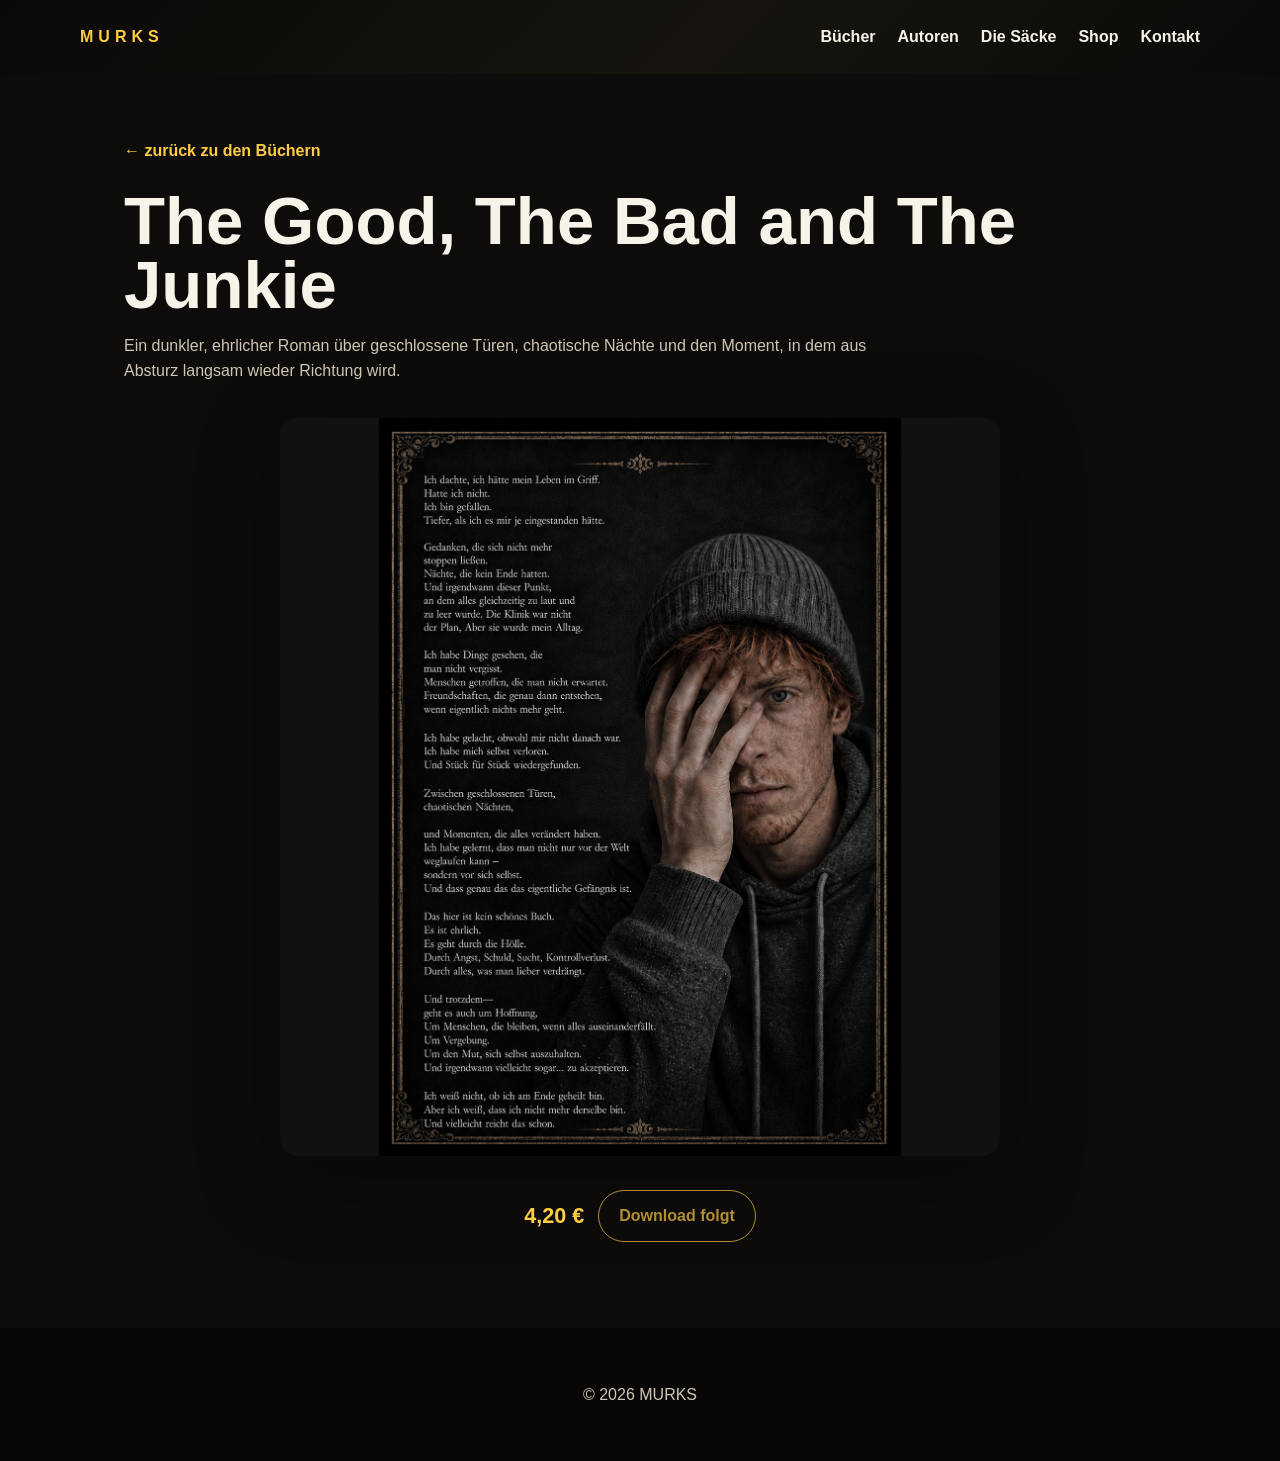
<file: the-good-the-bad-and-the-junkie.html>
<!DOCTYPE html><html lang="de"><head><meta charset="UTF-8"/><meta name="viewport" content="width=device-width, initial-scale=1.0"/><title>The Good, The Bad and The Junkie · MURKS</title><link rel="stylesheet" href="style.css"/></head><body><header class="page-header"><nav class="nav"><a class="nav-logo" href="index.html">MURKS</a><div class="nav-links open"><a href="index.html#buecher">Bücher</a><a href="index.html#autoren">Autoren</a><a href="index.html#die-saecke">Die Säcke</a><a href="index.html#shop">Shop</a><a href="index.html#kontakt">Kontakt</a></div></nav></header><main class="page-main"><a class="back-link" href="index.html#buecher">← zurück zu den Büchern</a><h1 class="book-page-title red">The Good, The Bad and The Junkie</h1><p class="book-page-intro">Ein dunkler, ehrlicher Roman über geschlossene Türen, chaotische Nächte und den Moment, in dem aus Absturz langsam wieder Richtung wird.</p><div class="backcover-wrap"><img class="backcover" src="assets/books/backcover-good-bad-junkie.png" alt="Rückseite The Good, The Bad and The Junkie"/></div><div class="book-actions"><strong class="price">4,20 €</strong><a class="button disabled" href="#" aria-disabled="true">Download folgt</a></div></main><footer class="footer"><p>© 2026 MURKS</p></footer></body></html>
</file>
<file: style.css>
*{box-sizing:border-box}:root{--bg:#0d0c0a;--text:#f7f3e8;--muted:#cfc6b4;--gold:#ffcc42;--card:#1c1a16;--border:rgba(255,255,255,.12);--red:#8f1717;--purple:#7c2aa4}html,body{margin:0;min-width:0;overflow-x:hidden;scroll-behavior:smooth}body{font-family:Arial,Helvetica,sans-serif;background:var(--bg);color:var(--text);line-height:1.6}img{max-width:100%;height:auto;display:block}a{color:inherit}.hero{min-height:92vh;padding:24px;display:flex;flex-direction:column;background:linear-gradient(135deg,#0a0907,#17140f 55%,#0b0a08)}.nav{width:min(1120px,100%);margin:0 auto;display:flex;align-items:center;justify-content:space-between;gap:16px}.nav-logo{color:var(--gold);font-weight:900;letter-spacing:5px;text-decoration:none;text-transform:uppercase}.nav-links{display:flex;gap:22px;flex-wrap:wrap;align-items:center}.nav-links a{text-decoration:none;color:var(--text);font-weight:800}.nav-links a:hover{color:var(--gold)}.menu-toggle{display:none;background:transparent;border:1px solid var(--border);color:var(--text);border-radius:10px;font-size:1.3rem;padding:6px 10px}.hero-content{width:min(980px,100%);margin:auto;text-align:center;padding:70px 0}.eyebrow{color:var(--gold);font-weight:900;letter-spacing:4px;text-transform:uppercase;margin-bottom:22px}.hero-logo{width:min(660px,92vw);margin:0 auto 24px}.subtitle{font-size:clamp(1.1rem,2.6vw,1.55rem);color:var(--muted);max-width:760px;margin:0 auto 34px}.subtitle.three-lines{line-height:1.65}.section{width:min(1120px,100%);margin:0 auto;padding:82px 24px}h2{font-size:clamp(2.1rem,5vw,3.7rem);line-height:1;margin:0 0 14px}.section-text{color:var(--muted);max-width:700px;margin:0 0 36px}.button{display:inline-flex;justify-content:center;align-items:center;min-height:46px;padding:12px 20px;border:1px solid var(--gold);border-radius:999px;color:var(--gold);text-decoration:none;font-weight:900;transition:transform .18s ease,background .18s ease;white-space:nowrap}.button:hover{transform:translateY(-2px);background:rgba(255,204,66,.11)}.button.primary{background:var(--gold);color:#111}.button.disabled{cursor:not-allowed;opacity:.68}.shelf{margin-top:58px;padding-top:34px;border-top:1px solid var(--border)}.shelf-title{color:var(--gold);letter-spacing:4px;text-transform:uppercase;margin:0 0 24px;font-size:1rem}.book-slider{width:100%;display:grid;grid-template-columns:48px minmax(0,1fr) 48px;gap:18px;align-items:center}.arrow{width:48px;height:48px;border-radius:50%;border:1px solid var(--border);background:#111;color:var(--gold);font-size:2rem;cursor:pointer;line-height:1}.arrow:hover{border-color:var(--gold)}.book-slide{min-width:0;display:grid;grid-template-columns:minmax(180px,350px) minmax(0,1fr);gap:34px;align-items:center;background:var(--card);border:1px solid var(--border);border-radius:28px;padding:28px;box-shadow:0 18px 70px rgba(0,0,0,.26);transition:opacity .2s ease,transform .2s ease}.book-slide.fade{opacity:0;transform:translateX(8px)}.book-sketch{width:min(330px,100%);margin:0 auto;border-radius:18px}.book-sketch:hover{transform:rotate(-1.5deg) scale(1.02)}.book-copy{min-width:0}.book-title{font-size:clamp(1.7rem,4vw,3rem);line-height:.95;margin:0 0 18px;text-transform:uppercase;font-weight:1000;letter-spacing:-1px}.book-title.multiline{line-height:1.02}.book-title.red{color:var(--red);text-shadow:2px 2px 0 #000}.book-title.purple{color:var(--purple);text-shadow:2px 2px 0 #000}.book-title.white{color:#fff;text-shadow:2px 2px 0 #000}.book-copy p{color:var(--muted);max-width:620px}.authors,.shop{border-top:1px solid var(--border)}.author-preview{display:inline-flex;flex-direction:column;align-items:center;gap:14px;text-decoration:none;color:var(--text)}.author-preview img{width:150px;height:150px;border-radius:50%;object-fit:cover;background:#000;box-shadow:0 18px 60px rgba(0,0,0,.35)}.author-preview h3{margin:0;color:var(--gold);font-size:1.35rem}.author-card,.product{background:var(--card);border:1px solid var(--border);border-radius:24px;padding:26px;box-shadow:0 18px 60px rgba(0,0,0,.22)}.author-card{max-width:760px}.tag{display:inline-block;background:var(--gold);color:#111;font-size:.82rem;font-weight:900;border-radius:999px;padding:4px 12px}.saecke-white-section{background:#fff;color:#111;padding:82px 20px;font-family:"Comic Sans MS","Comic Sans",cursive;background-image:linear-gradient(rgba(30,90,200,.12) 1px,transparent 1px),linear-gradient(90deg,rgba(30,90,200,.12) 1px,transparent 1px);background-size:38px 38px;background-position:center}.saecke-wrap{position:relative;width:min(1120px,100%);margin:0 auto;background:#fff;padding:clamp(18px,3vw,38px);border-radius:28px}.saecke-wrap h2{color:#111;text-transform:uppercase;font-family:"Comic Sans MS","Comic Sans",cursive;margin-bottom:40px}.saecke-row{display:grid;grid-template-columns:minmax(0,1fr) minmax(180px,280px);gap:34px;align-items:center;margin:34px 0}.saecke-row.reverse{grid-template-columns:minmax(180px,280px) minmax(0,1fr)}.saecke-row.reverse .saecke-text{order:2}.saecke-row.reverse .character-paper{order:1}.saecke-text{font-size:1.08rem;line-height:1.65;max-width:760px}.saecke-text p{margin:0 0 14px}.saecke-text .lead{font-size:1.55rem;font-weight:900}.character-paper{display:flex;justify-content:center;align-items:center;min-height:230px;padding:20px;background:#fff;border-radius:18px}.saecke-character{object-fit:contain}.saecke-character.side{max-height:250px;width:100%;object-fit:contain}.products{display:grid;gap:18px}.product{display:grid;grid-template-columns:minmax(0,1fr) auto auto;gap:18px;align-items:center}.product p{margin:4px 0 0;color:var(--muted)}.price{color:var(--gold);font-size:1.35rem;font-weight:900;white-space:nowrap}.highlight{border-color:rgba(255,204,66,.45)}.contact{text-align:center}.mail{display:inline-block;color:var(--gold);font-size:1.25rem;font-weight:900}.footer{text-align:center;color:var(--muted);background:#080705;padding:38px 20px}.small{font-size:.9rem;opacity:.82}.page-header{padding:24px;background:linear-gradient(135deg,#0a0907,#17140f 55%,#0b0a08)}.page-main{width:min(1080px,100%);margin:0 auto;padding:64px 24px 86px}.back-link{display:inline-block;margin-bottom:26px;color:var(--gold);text-decoration:none;font-weight:900}.book-page-title{font-size:clamp(2rem,6vw,4.2rem);line-height:.95;margin:0 0 16px}.book-page-intro{color:var(--muted);max-width:760px;margin-bottom:34px}.backcover-wrap{display:flex;justify-content:center;margin:34px 0}.backcover{width:min(720px,100%);max-height:82vh;object-fit:contain;border-radius:18px;box-shadow:0 22px 80px rgba(0,0,0,.35);background:#111}.book-actions{display:flex;gap:14px;flex-wrap:wrap;align-items:center;justify-content:center}.author-page-card{max-width:920px}.author-page-photo{width:min(320px,75vw);margin:0 auto 34px;border-radius:22px;object-fit:cover;background:#000;box-shadow:0 28px 90px rgba(0,0,0,.45);-webkit-mask-image:radial-gradient(circle,#000 58%,rgba(0,0,0,.88) 72%,transparent 100%);mask-image:radial-gradient(circle,#000 58%,rgba(0,0,0,.88) 72%,transparent 100%)}.author-text{max-width:820px;margin:0 auto;color:var(--text);font-size:1.08rem}.author-text h1{font-size:clamp(2rem,5vw,3.3rem);line-height:1.05;margin:0 0 18px}.author-text p{margin:0 0 18px}.author-text strong{color:var(--gold)}@media(max-width:860px){.nav{align-items:flex-start}.menu-toggle{display:block}.nav-links{display:none;width:100%;flex-direction:column;align-items:flex-start;padding-top:12px}.nav-links.open{display:flex}.hero{min-height:86vh;padding:18px}.eyebrow{letter-spacing:2px}.section{padding:58px 18px}.book-slider{grid-template-columns:38px minmax(0,1fr) 38px;gap:8px}.arrow{width:38px;height:38px;font-size:1.7rem}.book-slide{grid-template-columns:1fr;padding:20px;gap:20px}.book-sketch{width:min(260px,100%)}.product{grid-template-columns:1fr;align-items:flex-start}.saecke-white-section{padding:58px 12px;background-size:30px 30px}.saecke-wrap{padding:18px 12px;border-radius:18px}.saecke-row,.saecke-row.reverse{grid-template-columns:1fr;gap:18px}.saecke-row.reverse .saecke-text,.saecke-row.reverse .character-paper{order:initial}.character-paper{min-height:190px}.saecke-character.side{max-height:220px}.backcover{max-height:none;width:min(640px,100%)}}

.blog-section {
  background: #f8f8f4;
  color: #0617b8;
  padding: 86px 20px;
  background-image:
    linear-gradient(rgba(22, 87, 200, 0.18) 1px, transparent 1px),
    linear-gradient(90deg, rgba(22, 87, 200, 0.18) 1px, transparent 1px);
  background-size: 28px 28px;
}

.blog-paper {
  width: min(980px, 100%);
  margin: 0 auto;
  background: rgba(255, 255, 255, 0.68);
  border-radius: 26px;
  padding: clamp(26px, 5vw, 66px);
  box-shadow: 0 24px 80px rgba(0, 0, 0, 0.18);
}

.blog-number {
  font-family: "Segoe Script", "Comic Sans MS", cursive;
  font-size: clamp(3rem, 9vw, 6.5rem);
  line-height: 1;
  margin: 0 0 26px;
  color: #0617b8;
  font-style: italic;
  transform: rotate(-3deg);
}

.blog-entry {
  font-family: "Segoe Script", "Comic Sans MS", cursive;
  color: #0617b8;
  font-size: clamp(1.15rem, 2.3vw, 1.7rem);
  line-height: 1.62;
  font-style: italic;
  letter-spacing: 0.01em;
}

.blog-entry p {
  margin: 0 0 18px;
}

.blog-entry p:first-child {
  font-size: clamp(2rem, 5vw, 4rem);
  line-height: 1.05;
  font-weight: 900;
  margin-bottom: 30px;
  transform: rotate(-1.5deg);
}

.blog-entry p:nth-child(2),
.blog-entry p:nth-child(3) {
  font-weight: 900;
}

.blog-signature {
  width: min(420px, 82vw);
  margin: 48px 0 0 auto;
  mix-blend-mode: multiply;
}

.podcast-section {
  text-align: center;
  border-top: 1px solid var(--border);
}

.podcast-cover {
  width: min(720px, 100%);
  margin: 34px auto 28px;
  border-radius: 24px;
  box-shadow: 0 24px 80px rgba(0,0,0,.38);
}

.spotify-button {
  display: inline-flex;
  align-items: center;
  justify-content: center;
  min-height: 52px;
  padding: 14px 24px;
  border-radius: 999px;
  background: #1DB954;
  color: #081008;
  text-decoration: none;
  font-weight: 1000;
  box-shadow: 0 14px 38px rgba(29,185,84,.22);
}

.spotify-button:hover {
  transform: translateY(-2px);
}

@media (max-width: 860px) {
  .blog-section {
    padding: 58px 14px;
    background-size: 24px 24px;
  }

  .blog-paper {
    padding: 24px 18px;
    border-radius: 18px;
  }

  .blog-entry {
    font-size: 1.12rem;
    line-height: 1.7;
  }

  .podcast-cover {
    border-radius: 16px;
  }
}


.sackipedia-gate{background:#fbfbf6;color:#111;padding:86px 20px;background-image:linear-gradient(rgba(22,87,200,.16) 1px,transparent 1px),linear-gradient(90deg,rgba(22,87,200,.16) 1px,transparent 1px);background-size:30px 30px;text-align:center}.sackipedia-gate-inner{width:min(960px,100%);margin:0 auto}.sackipedia-gate h2{font-family:Georgia,"Times New Roman",serif;letter-spacing:.06em;text-transform:uppercase;color:#111}.sackipedia-gate p{font-family:Georgia,"Times New Roman",serif;font-size:1.15rem;margin:0 auto 34px;max-width:700px}.sackipedia-book-link{display:inline-block;width:min(440px,84vw);text-decoration:none;perspective:900px}.sackipedia-book-link img{width:100%;transition:transform .65s ease,filter .65s ease;transform-origin:left center;filter:drop-shadow(0 28px 38px rgba(0,0,0,.32))}.sackipedia-book-link:hover img{transform:rotateY(-18deg) rotateZ(-1deg) translateY(-8px);filter:drop-shadow(0 38px 48px rgba(0,0,0,.36))}.sackipedia-page{background:#fbfbf6;color:#111;min-height:100vh;padding:54px 20px 88px;background-image:linear-gradient(rgba(22,87,200,.13) 1px,transparent 1px),linear-gradient(90deg,rgba(22,87,200,.13) 1px,transparent 1px);background-size:30px 30px}.wiki-hero{width:min(1180px,100%);margin:0 auto 32px;background:rgba(255,255,255,.82);border:1px solid rgba(0,0,0,.18);border-radius:18px;padding:clamp(24px,4vw,44px)}.wiki-hero h1{font-family:Georgia,"Times New Roman",serif;font-size:clamp(2.6rem,8vw,6rem);line-height:1;margin:0 0 12px;letter-spacing:.04em}.wiki-hero p{font-family:Georgia,"Times New Roman",serif;font-size:1.1rem;margin:0 0 14px}.wiki-warning{max-width:880px;opacity:.78}.wiki-search{width:min(520px,100%);margin-top:18px;padding:13px 16px;border:1px solid rgba(0,0,0,.3);border-radius:999px;font-size:1rem;background:#fff}.wiki-layout{width:min(1180px,100%);margin:0 auto;display:grid;grid-template-columns:260px minmax(0,1fr);gap:24px}.wiki-sidebar{align-self:start;position:sticky;top:18px;background:rgba(255,255,255,.86);border:1px solid rgba(0,0,0,.16);border-radius:16px;padding:18px;max-height:82vh;overflow:auto}.wiki-sidebar h2{font-family:Georgia,"Times New Roman",serif;font-size:1.35rem;margin:0 0 12px;color:#111}.wiki-sidebar nav{display:grid;gap:7px}.wiki-sidebar a,.wiki-link{color:#0645ad;text-decoration:underline;text-decoration-thickness:1px;text-underline-offset:2px}.wiki-sidebar a:hover,.wiki-link:hover{color:#b8860b}.wiki-content{display:grid;gap:18px}.wiki-article{display:grid;grid-template-columns:minmax(0,1fr) 210px;gap:22px;background:rgba(255,255,255,.9);border:1px solid rgba(0,0,0,.18);border-radius:16px;padding:22px}.wiki-main h2{font-family:Georgia,"Times New Roman",serif;color:#111;font-size:clamp(1.8rem,4vw,2.8rem);line-height:1.05;margin:0 0 12px;border-bottom:1px solid rgba(0,0,0,.22);padding-bottom:8px}.wiki-main p{margin:0;font-size:1.04rem}.wiki-infobox{background:#f5f5ef;border:1px solid rgba(0,0,0,.22);border-radius:12px;padding:14px;font-size:.92rem}.wiki-infobox strong,.wiki-infobox span{display:block;margin-bottom:8px}@media(max-width:860px){.sackipedia-gate{padding:58px 14px;background-size:24px 24px}.wiki-layout{grid-template-columns:1fr}.wiki-sidebar{position:static;max-height:none}.wiki-article{grid-template-columns:1fr}}


/* SACKIPEDIA FIX 1.5 */
.sackipedia-gate {
  background: #fbfbf6 !important;
  color: #111 !important;
  padding: 86px 20px !important;
  background-image:
    linear-gradient(rgba(22, 87, 200, 0.16) 1px, transparent 1px),
    linear-gradient(90deg, rgba(22, 87, 200, 0.16) 1px, transparent 1px) !important;
  background-size: 30px 30px !important;
  text-align: center !important;
  display: flex !important;
  justify-content: center !important;
}

.sackipedia-gate-inner {
  width: min(960px, 100%) !important;
  margin: 0 auto !important;
  display: grid !important;
  justify-items: center !important;
  text-align: center !important;
}

.sackipedia-book-link {
  position: relative !important;
  display: grid !important;
  place-items: center !important;
  width: min(440px, 84vw) !important;
  margin: 0 auto !important;
  text-decoration: none !important;
  perspective: 1200px !important;
}

.sackipedia-book-link img {
  width: 100% !important;
  display: block !important;
  margin: 0 auto !important;
  transform-origin: left center !important;
  transition: transform .75s cubic-bezier(.2,.7,.15,1), filter .75s ease !important;
  filter: drop-shadow(0 26px 34px rgba(0,0,0,.32)) !important;
}

.sackipedia-book-link:hover img {
  transform: rotateY(-24deg) rotateZ(-1.5deg) translateY(-10px) scale(1.025) !important;
  filter: drop-shadow(0 42px 54px rgba(0,0,0,.38)) !important;
}

.book-open-shadow {
  position: absolute;
  width: 56%;
  height: 64%;
  left: 32%;
  top: 18%;
  background: rgba(255,255,255,.72);
  transform: rotateY(80deg);
  transform-origin: left center;
  opacity: 0;
  border: 2px solid rgba(0,0,0,.12);
  transition: opacity .55s ease, transform .75s ease;
  pointer-events: none;
}

.sackipedia-book-link:hover .book-open-shadow {
  opacity: .75;
  transform: rotateY(22deg) translateX(18px);
}

.wiki-body {
  background: #fff !important;
  color: #202122 !important;
  font-family: sans-serif !important;
}

.wiki-topbar {
  min-height: 68px;
  display: flex;
  align-items: center;
  justify-content: space-between;
  gap: 18px;
  padding: 10px 24px;
  background: #fff;
  border-bottom: 1px solid #a2a9b1;
}

.wiki-wordmark {
  display: flex;
  align-items: center;
  gap: 12px;
  color: #000;
  text-decoration: none;
  font-family: Georgia, "Times New Roman", serif;
  font-size: 1.65rem;
  letter-spacing: .05em;
}

.wiki-wordmark img {
  width: 54px;
  height: 54px;
  object-fit: contain;
}

.wiki-topbar nav {
  display: flex;
  gap: 14px;
  flex-wrap: wrap;
}

.wiki-topbar nav a {
  color: #36c;
  text-decoration: none;
}

.wiki-topbar nav a:hover {
  text-decoration: underline;
}

.sackipedia-page {
  background: #fff !important;
  color: #202122 !important;
  min-height: 100vh;
  padding: 28px 24px 76px !important;
  background-image: none !important;
}

.wiki-hero {
  width: min(1180px, 100%);
  margin: 0 auto 24px;
  background: #fff !important;
  border: 0 !important;
  border-bottom: 1px solid #a2a9b1 !important;
  border-radius: 0 !important;
  padding: 20px 0 22px !important;
}

.wiki-hero h1 {
  font-family: Georgia, "Times New Roman", serif !important;
  font-weight: 400 !important;
  font-size: clamp(2.2rem, 6vw, 4.4rem) !important;
  color: #000 !important;
  margin: 0 0 8px !important;
  letter-spacing: 0 !important;
  text-transform: none !important;
}

.wiki-hero p {
  color: #202122 !important;
  font-family: sans-serif !important;
  font-size: 1rem !important;
}

.wiki-warning {
  max-width: 900px;
  color: #54595d !important;
}

.wiki-search {
  width: min(520px, 100%);
  border: 1px solid #a2a9b1 !important;
  border-radius: 2px !important;
  padding: 9px 12px !important;
}

.wiki-layout {
  width: min(1180px, 100%);
  margin: 0 auto;
  display: grid;
  grid-template-columns: 280px minmax(0, 1fr);
  gap: 28px;
}

.wiki-sidebar {
  position: sticky;
  top: 12px;
  background: #f8f9fa !important;
  border: 1px solid #a2a9b1 !important;
  border-radius: 0 !important;
  padding: 14px !important;
  max-height: 82vh;
  overflow: auto;
}

.wiki-sidebar h2 {
  font-family: sans-serif !important;
  font-size: 1.1rem !important;
  color: #202122 !important;
  margin: 0 0 12px !important;
  border-bottom: 1px solid #a2a9b1;
  padding-bottom: 6px;
}

.wiki-entry-list {
  display: grid;
  gap: 3px;
}

.wiki-entry-link {
  appearance: none;
  border: 0;
  background: transparent;
  color: #36c;
  text-align: left;
  padding: 4px 2px;
  cursor: pointer;
  font-size: .96rem;
}

.wiki-entry-link:hover,
.wiki-entry-link.active {
  text-decoration: underline;
  color: #0645ad;
  background: rgba(51,102,204,.08);
}

.wiki-content {
  display: block !important;
}

.wiki-article {
  display: none !important;
  background: #fff !important;
  border: 0 !important;
  border-radius: 0 !important;
  padding: 0 !important;
  color: #202122 !important;
}

.wiki-article.active {
  display: block !important;
}

.wiki-article-header {
  display: grid;
  grid-template-columns: minmax(0,1fr) 250px;
  gap: 28px;
  align-items: start;
}

.wiki-article h2 {
  font-family: Georgia, "Times New Roman", serif !important;
  font-weight: 400 !important;
  font-size: clamp(2.1rem, 5vw, 3.4rem) !important;
  color: #000 !important;
  margin: 0 0 16px !important;
  padding-bottom: 8px !important;
  border-bottom: 1px solid #a2a9b1 !important;
}

.wiki-article p {
  font-size: 1.05rem !important;
  line-height: 1.62 !important;
  max-width: 760px;
  margin: 0 !important;
}

.wiki-infobox {
  background: #f8f9fa !important;
  border: 1px solid #a2a9b1 !important;
  border-radius: 0 !important;
  padding: 12px !important;
  color: #202122 !important;
}

.wiki-infobox strong {
  display: block;
  text-align: center;
  background: #eaecf0;
  margin: -12px -12px 10px;
  padding: 8px;
}

.wiki-infobox span {
  display: block;
  margin: 6px 0;
}

.wiki-link {
  color: #36c !important;
  text-decoration: none !important;
}

.wiki-link:hover {
  text-decoration: underline !important;
}

@media (max-width: 860px) {
  .wiki-topbar {
    align-items: flex-start;
    flex-direction: column;
  }
  .wiki-layout {
    grid-template-columns: 1fr;
  }
  .wiki-sidebar {
    position: static;
    max-height: 320px;
  }
  .wiki-article-header {
    grid-template-columns: 1fr;
  }
}


/* BLOG ALS SCHMIERBLOCK-GATE + SAUBERE OBJEKT-INTEGRATION */
.blog-gate {
  background: #fbfbf6;
  color: #111;
  padding: 86px 20px;
  background-image:
    linear-gradient(rgba(22, 87, 200, 0.16) 1px, transparent 1px),
    linear-gradient(90deg, rgba(22, 87, 200, 0.16) 1px, transparent 1px);
  background-size: 30px 30px;
  text-align: center;
  display: flex;
  justify-content: center;
}

.blog-gate-inner {
  width: min(960px, 100%);
  margin: 0 auto;
  display: grid;
  justify-items: center;
  text-align: center;
}

.blog-gate h2 {
  font-family: Georgia, "Times New Roman", serif;
  letter-spacing: .06em;
  text-transform: uppercase;
  color: #111;
  margin-bottom: 10px;
}

.blog-gate p {
  font-family: Georgia, "Times New Roman", serif;
  font-size: 1.15rem;
  margin: 0 auto 34px;
  max-width: 720px;
}

.schmierblock-link {
  position: relative;
  display: grid;
  place-items: center;
  width: min(470px, 86vw);
  margin: 0 auto;
  text-decoration: none;
  perspective: 1200px;
}

.schmierblock-link img {
  width: 100%;
  display: block;
  margin: 0 auto;
  transform-origin: left center;
  transition: transform .75s cubic-bezier(.2,.7,.15,1), filter .75s ease;
  filter: drop-shadow(0 26px 34px rgba(0,0,0,.28));
}

.schmierblock-link:hover img {
  transform: rotateY(-18deg) rotateZ(-2deg) translateY(-10px) scale(1.025);
  filter: drop-shadow(0 42px 54px rgba(0,0,0,.34));
}

.block-open-shadow {
  position: absolute;
  width: 62%;
  height: 68%;
  left: 30%;
  top: 15%;
  background: rgba(255,255,255,.7);
  transform: rotateY(80deg);
  transform-origin: left center;
  opacity: 0;
  border: 2px solid rgba(0,0,0,.12);
  transition: opacity .55s ease, transform .75s ease;
  pointer-events: none;
}

.schmierblock-link:hover .block-open-shadow {
  opacity: .65;
  transform: rotateY(18deg) translateX(18px);
}

/* Sackipedia-Buch sauberer auf Collegeblock */
.sackipedia-book-link img,
.schmierblock-link img {
  mix-blend-mode: normal;
}

.sackipedia-gate {
  display: flex !important;
  justify-content: center !important;
}

.sackipedia-gate-inner {
  display: grid !important;
  justify-items: center !important;
  text-align: center !important;
}

.sackipedia-book-link {
  margin: 0 auto !important;
}

@media (max-width: 860px) {
  .blog-gate {
    padding: 58px 14px;
    background-size: 24px 24px;
  }
}


/* SACK IT! */
.sackit-gate {
  background: #030303;
  color: #fff;
  padding: clamp(72px, 10vw, 130px) 20px;
  text-align: center;
}

.sackit-gate-inner {
  width: min(980px, 100%);
  margin: 0 auto;
}

.sackit-logo-link {
  display: inline-block;
  width: min(540px, 88vw);
  transition: transform .35s ease, filter .35s ease;
}

.sackit-logo-link:hover {
  transform: translateY(-8px) scale(1.025);
  filter: drop-shadow(0 0 34px rgba(255, 111, 0, .42));
}

.sackit-logo-link img {
  display: block;
  width: 100%;
  height: auto;
}

.sackit-page-body {
  background: #050505;
  color: #fff;
}

.sackit-page {
  background:
    radial-gradient(circle at 50% 0%, rgba(255, 111, 0, .16), transparent 34%),
    #050505;
  min-height: 100vh;
  padding-bottom: 90px;
}

.sackit-hero {
  width: min(1040px, 100%);
  margin: 0 auto;
  padding: 74px 20px 38px;
  text-align: center;
}

.sackit-page-logo {
  width: min(430px, 86vw);
  display: block;
  margin: 0 auto 28px;
  filter: drop-shadow(0 0 28px rgba(255, 111, 0, .28));
}

.sackit-kicker {
  font-size: clamp(1.25rem, 2.5vw, 2rem);
  font-weight: 800;
  max-width: 780px;
  margin: 0 auto 18px;
}

.sackit-hero p {
  max-width: 760px;
  margin: 10px auto;
}

.sackit-shell {
  width: min(1240px, calc(100% - 28px));
  margin: 32px auto;
  display: grid;
  grid-template-columns: 220px minmax(0, 1fr) 280px;
  gap: 18px;
  align-items: start;
}

.sackit-sidebar,
.sackit-rightbar,
.sackit-post,
.sackit-namecheck {
  border: 2px solid rgba(255,255,255,.14);
  background: rgba(12,12,12,.96);
  box-shadow: 0 20px 40px rgba(0,0,0,.3);
}

.sackit-sidebar {
  padding: 16px;
  position: sticky;
  top: 14px;
}

.sackit-sidebar h2,
.sackit-card h2,
.sackit-namecheck h2 {
  margin: 0 0 14px;
  color: #ff7900;
  text-transform: uppercase;
  letter-spacing: .04em;
}

.sackit-sidebar a {
  display: block;
  color: #fff;
  text-decoration: none;
  padding: 8px 0;
  border-bottom: 1px solid rgba(255,255,255,.08);
}

.sackit-sidebar a:hover {
  color: #ff7900;
}

.sackit-feed {
  display: grid;
  gap: 16px;
}

.sackit-post {
  display: grid;
  grid-template-columns: 72px minmax(0, 1fr);
  gap: 16px;
  padding: 18px;
}

.sackit-votes {
  display: grid;
  place-items: center;
  align-content: start;
  gap: 8px;
  color: #ff7900;
}

.sackit-votes button {
  border: 0;
  background: #151515;
  color: #fff;
  width: 42px;
  height: 42px;
  border-radius: 12px;
  font-size: 1.25rem;
  cursor: pointer;
}

.sackit-votes button:hover {
  background: #ff7900;
}

.sackit-post-meta {
  display: flex;
  gap: 10px;
  flex-wrap: wrap;
  color: rgba(255,255,255,.68);
  font-size: .94rem;
  margin-bottom: 8px;
}

.sackit-sack {
  color: #ff7900;
  font-weight: 800;
}

.verified-sack {
  filter: drop-shadow(0 0 8px rgba(0, 108, 255, .7));
}

.sackit-post h2 {
  margin: 0 0 10px;
  color: #fff;
  font-size: clamp(1.3rem, 2.4vw, 2rem);
}

.sackit-post p {
  margin: 0 0 12px;
  color: rgba(255,255,255,.86);
}

.sackit-actions {
  display: flex;
  flex-wrap: wrap;
  gap: 10px;
  color: rgba(255,255,255,.6);
  font-size: .92rem;
}

.sackit-rightbar {
  display: grid;
  gap: 14px;
  padding: 14px;
  position: sticky;
  top: 14px;
}

.sackit-card {
  background: #101010;
  border: 1px solid rgba(255,255,255,.12);
  padding: 14px;
}

.sackit-card a {
  color: #ff7900;
  font-weight: 800;
}

.sackit-card ul {
  margin: 10px 0 0 18px;
  padding: 0;
}

.sackit-small {
  color: rgba(255,255,255,.64);
  font-size: .9rem;
}

.sackit-namecheck {
  width: min(760px, calc(100% - 28px));
  margin: 32px auto 0;
  padding: 22px;
  text-align: center;
}

.sackit-checker {
  display: flex;
  gap: 10px;
  justify-content: center;
  margin-top: 16px;
}

.sackit-checker input {
  width: min(420px, 100%);
  padding: 13px 14px;
  border: 2px solid rgba(255,255,255,.2);
  background: #111;
  color: #fff;
}

.sackit-checker button {
  padding: 13px 18px;
  border: 0;
  background: #ff7900;
  color: #050505;
  font-weight: 900;
  cursor: pointer;
}

.sackit-result {
  min-height: 26px;
  font-weight: 800;
  color: #ff7900;
}

@media (max-width: 980px) {
  .sackit-shell {
    grid-template-columns: 1fr;
  }

  .sackit-sidebar,
  .sackit-rightbar {
    position: static;
  }

  .sackit-post {
    grid-template-columns: 56px minmax(0, 1fr);
  }
}

@media (max-width: 560px) {
  .sackit-checker {
    flex-direction: column;
  }
}


/* SACK IT POSTS AND ICONS EXACT UPDATE */
.sackit-feed {
  max-height: 1180px !important;
  overflow-y: auto !important;
  padding-right: 8px !important;
  scrollbar-color: #ff7900 #101010;
}

.sackit-post-image {
  display: block !important;
  width: 100% !important;
  max-height: 680px !important;
  object-fit: contain !important;
  border-radius: 14px !important;
  margin: 14px 0 !important;
  background: #fff !important;
  border: 2px solid rgba(255,255,255,.16) !important;
}

.sackit-ufo-image {
  background: #050505 !important;
}

.sackit-votes button img {
  width: 30px !important;
  height: 30px !important;
  object-fit: contain !important;
  display: block !important;
  margin: 0 auto !important;
  transition: transform .18s ease !important;
}

.sackit-votes button:hover img {
  transform: scale(1.14) !important;
}

.sackit-verified-icon {
  width: 22px !important;
  height: 22px !important;
  object-fit: contain !important;
  vertical-align: middle !important;
  margin-left: 4px !important;
  filter: drop-shadow(0 0 8px rgba(0, 108, 255, .7)) !important;
}

.sackit-actions img {
  width: 19px !important;
  height: 19px !important;
  object-fit: contain !important;
  vertical-align: middle !important;
  margin-right: 4px !important;
}

.sackit-hot {
  color: #ff7900 !important;
  font-weight: 900 !important;
  text-transform: uppercase !important;
  letter-spacing: .04em !important;
}

.sackit-controversial {
  border-color: rgba(255, 121, 0, .55) !important;
  box-shadow: 0 20px 40px rgba(0,0,0,.3), 0 0 0 1px rgba(255,121,0,.22) inset !important;
}

@media (max-width: 980px) {
  .sackit-feed {
    max-height: none !important;
    overflow: visible !important;
    padding-right: 0 !important;
  }
}


/* SACK IT FORCE POSTS FINAL */
.sackit-feed {
  max-height: 1180px !important;
  overflow-y: auto !important;
  padding-right: 8px !important;
  scrollbar-color: #ff7900 #101010 !important;
}

.sackit-post-image {
  display: block !important;
  width: 100% !important;
  max-height: 680px !important;
  object-fit: contain !important;
  border-radius: 14px !important;
  margin: 14px 0 !important;
  background: #fff !important;
  border: 2px solid rgba(255,255,255,.16) !important;
}

.sackit-ufo-image {
  background: #050505 !important;
}

.sackit-votes button img {
  width: 30px !important;
  height: 30px !important;
  object-fit: contain !important;
  display: block !important;
  margin: 0 auto !important;
  transition: transform .18s ease !important;
}

.sackit-votes button:hover img {
  transform: scale(1.14) !important;
}

.sackit-verified-icon,
.verified-sack-img {
  width: 12px !important;
  height: 12px !important;
  max-width: 12px !important;
  max-height: 12px !important;
  object-fit: contain !important;
  vertical-align: -1px !important;
  margin-left: 4px !important;
  filter: drop-shadow(0 0 4px rgba(0, 108, 255, .65)) !important;
}

.sackit-actions img {
  width: 19px !important;
  height: 19px !important;
  object-fit: contain !important;
  vertical-align: middle !important;
  margin-right: 4px !important;
}

.sackit-hot {
  color: #ff7900 !important;
  font-weight: 900 !important;
  text-transform: uppercase !important;
  letter-spacing: .04em !important;
}

.sackit-modbadge {
  display: inline-flex !important;
  align-items: center !important;
  padding: 2px 7px !important;
  border: 1px solid rgba(255, 121, 0, .7) !important;
  border-radius: 999px !important;
  color: #ff7900 !important;
  font-size: .72rem !important;
  font-weight: 900 !important;
  letter-spacing: .04em !important;
}

.sackit-modsack-post {
  border-color: rgba(255, 121, 0, .38) !important;
}

.sackit-controversial {
  border-color: rgba(255, 121, 0, .55) !important;
  box-shadow: 0 20px 40px rgba(0,0,0,.3), 0 0 0 1px rgba(255,121,0,.22) inset !important;
}

@media (max-width: 980px) {
  .sackit-feed {
    max-height: none !important;
    overflow: visible !important;
    padding-right: 0 !important;
  }
}


/* SACK IT POSTS APPEND + ACTION ROW FIX ONLY */
body.sackit-page-body .sackit-actions {
  display: flex !important;
  flex-direction: row !important;
  align-items: center !important;
  flex-wrap: wrap !important;
  gap: 8px 14px !important;
  line-height: 1 !important;
  margin-top: 10px !important;
}

body.sackit-page-body .sackit-actions span {
  display: inline-flex !important;
  align-items: center !important;
  gap: 4px !important;
  line-height: 1 !important;
  white-space: nowrap !important;
  margin: 0 !important;
  padding: 0 !important;
}

body.sackit-page-body .sackit-actions img {
  width: 18px !important;
  height: 18px !important;
  object-fit: contain !important;
  display: inline-block !important;
  vertical-align: middle !important;
  margin: 0 !important;
}

body.sackit-page-body .sackit-award {
  color: #ffbf2f !important;
  font-weight: 900 !important;
}

/* AUTHORS LIST — Noah bleibt links, Oliver rechts */
.author-list{
  display:flex;
  align-items:flex-start;
  gap:64px;
  flex-wrap:wrap;
}
@media(max-width:560px){
  .author-list{gap:24px}
}
</file>
